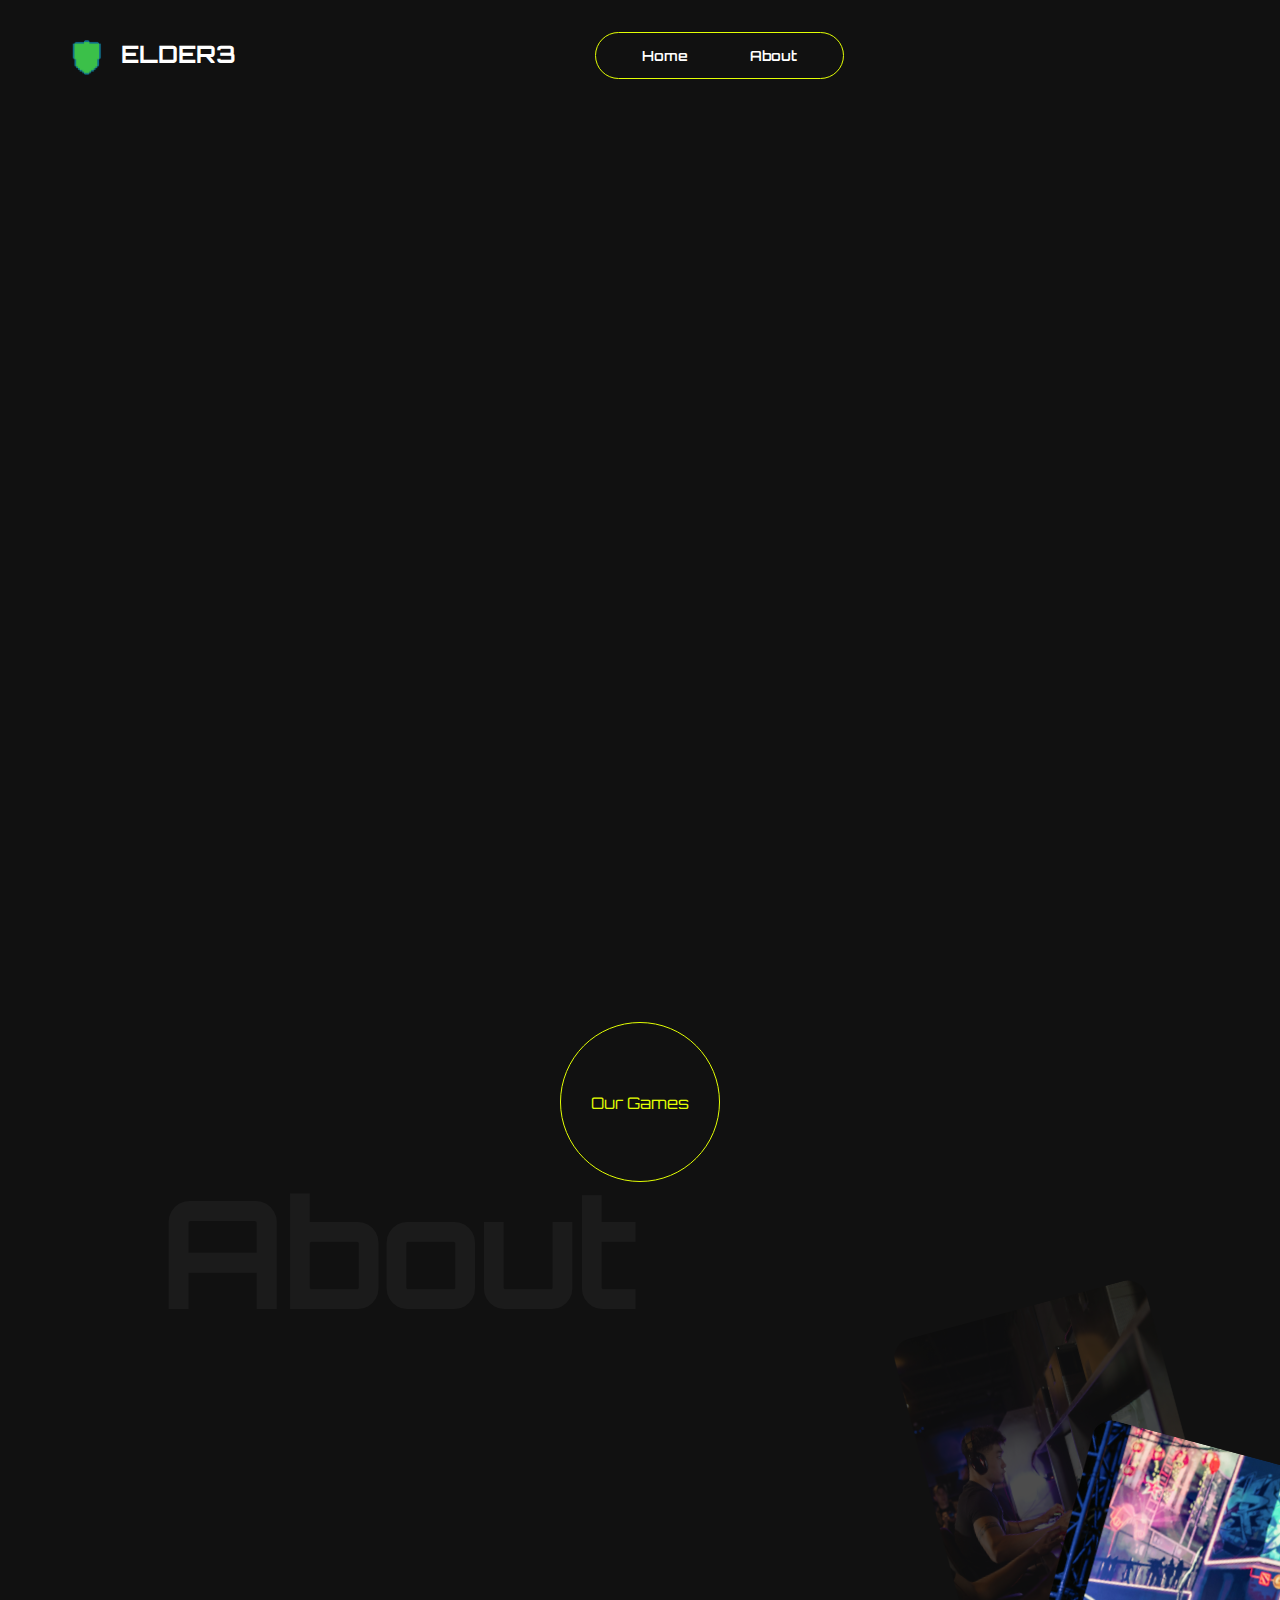
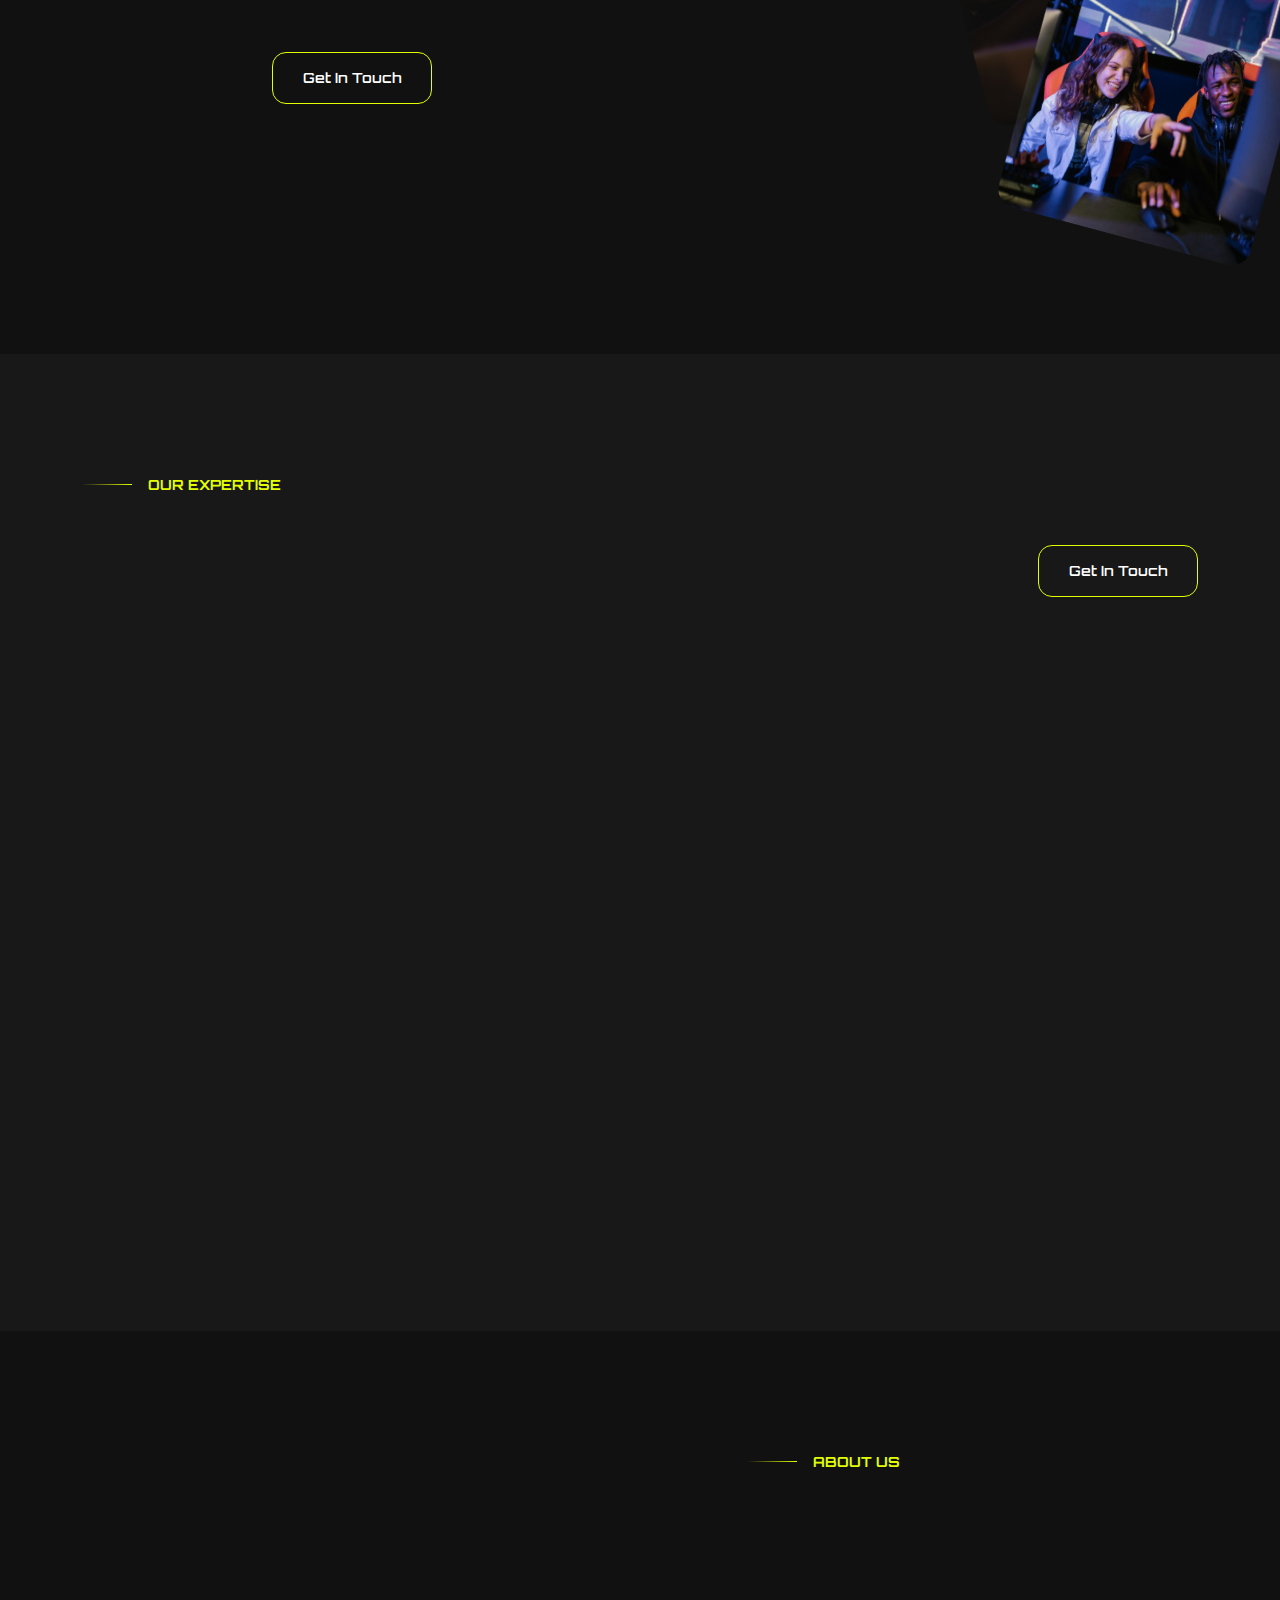
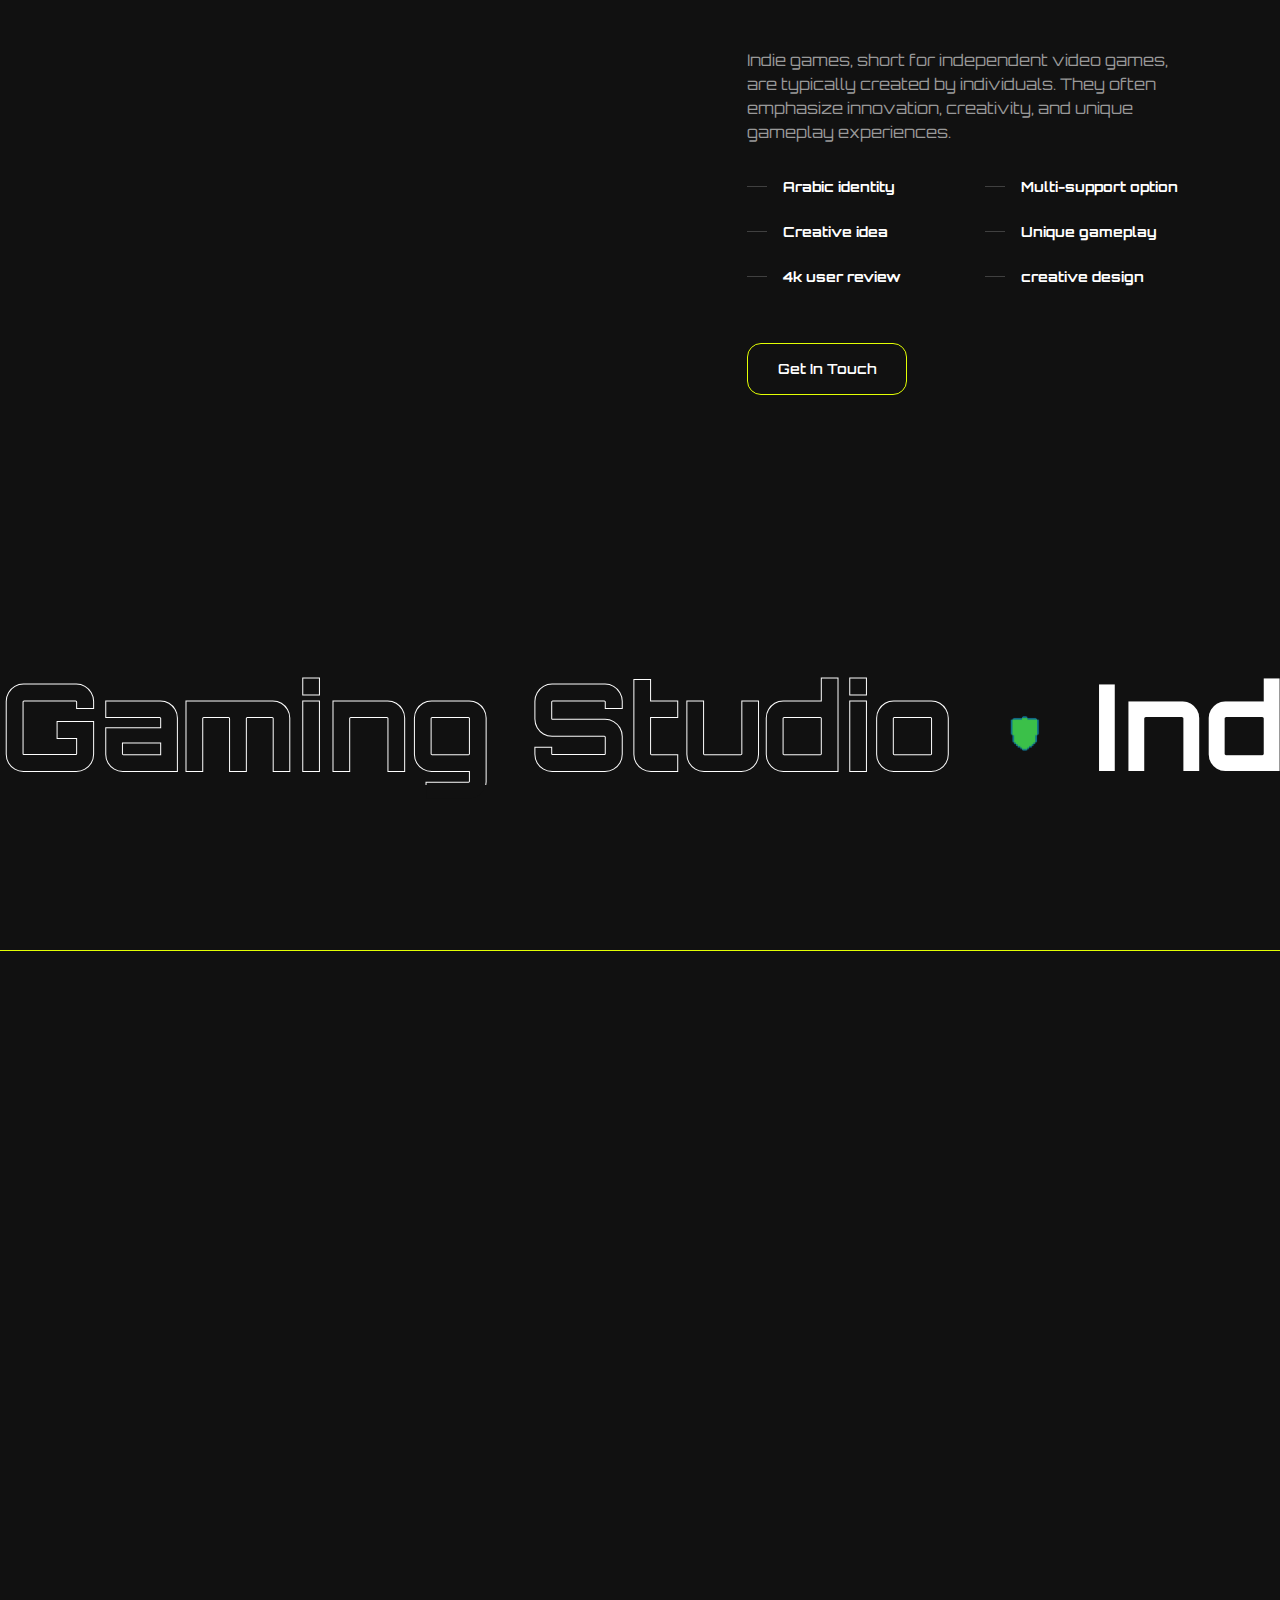
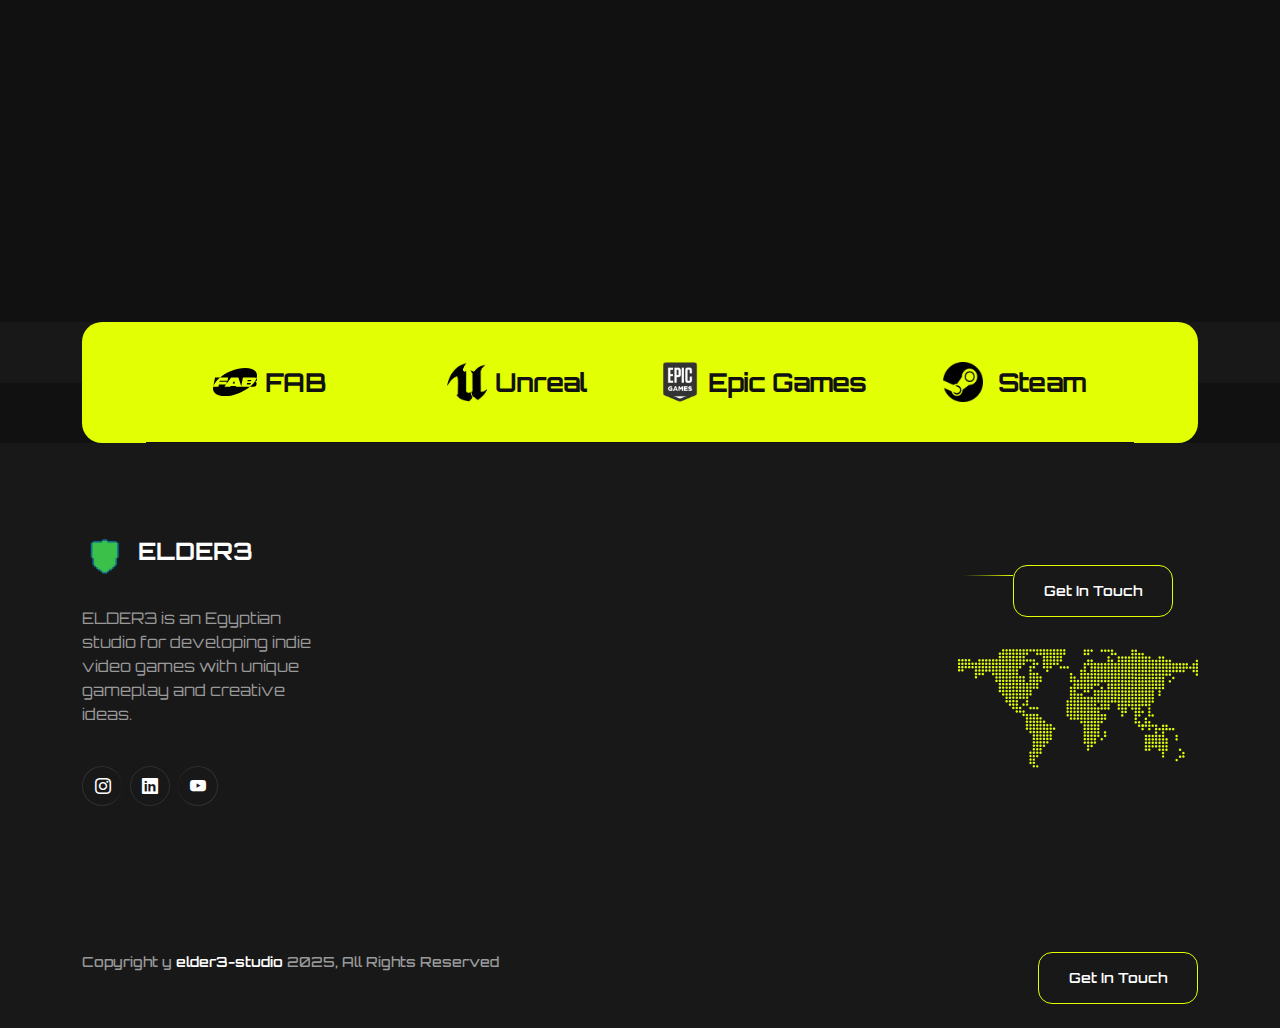
<file: index.html>
<!DOCTYPE html>
<html lang="en">

<head>
    <meta charset="UTF-8">
    <meta name="viewport" content="width=device-width, initial-scale=1.0">
    <meta http-equiv="x-ua-compatible" content="ie=edge">
    <title>ELDER3 STUDIO</title>
    <!-- Favicon icon-->
    <link rel="shortcut icon" type="image/x-icon" href="assets/imgs/template/logo.svg">
    <!-- Libs CSS -->
    <link rel="stylesheet" href="assets/css/vendors/bootstrap.min.css">
    <link rel="stylesheet" href="assets/css/vendors/swiper-bundle.min.css">
    <link rel="stylesheet" href="assets/css/vendors/aos.css">
    <link rel="stylesheet" href="assets/css/vendors/odometer.css">
    <link rel="stylesheet" href="assets/css/vendors/magnific-popup.css">
    <link rel="stylesheet" href="assets/fonts/bootstrap-icons/bootstrap-icons.min.css">
    <link rel="stylesheet" href="assets/css/vendors/carouselTicker.css">
    <!-- Main CSS -->
    <link rel="stylesheet" href="assets/css/main.css">
</head>

<body>
    <!-- prettier-ignore -->
    <!--Preloader-->
    <div id="preloader">
        <div id="loader" class="loader">
            <div class="loader-container">
                <div class="loader-icon"><img src="assets/imgs/template/logo.svg" alt="Preloader"></div>
            </div>
        </div>
    </div>
    <!--Preloader-end -->
    <!-- Navbar -->
    <header>
        <nav class="navbar navbar-expand-lg navbar-light w-100 z-3">
            <div class="d-flex justify-content-between align-items-center w-100 px-lg-8 px-3 py-5">
                <a class="navbar-brand" href="index.html">
                    <img src="assets/imgs/template/logo.svg" alt="logo">
                    <span class="ms-2 ds-xs-6 fw-bold text-white">
                        ELDER3
                    </span>
                </a>
                <div class="align-items-lg-center d-none d-lg-flex">
                    <ul class="navbar-nav align-items-lg-center mx-auto @@classList">
                        <li class="nav-item">
                           <a class="nav-link fw-semibold" href="index.html"> Home </a>
                        </li>
                        <li class="nav-item">
                            <a class="nav-link fw-semibold" href="about-us.html"> About </a>
                        </li>
                        
                       
                        
                        
                    </ul>

                </div>
                <div class="d-flex align-items-center">
                    <ul class="navbar-nav border-0 pe-0">
                        
                    </ul>
                    <!-- <div class="burger-icon burger-icon-white border rounded-3">
                    <span class="burger-icon-top"></span>
                    <span class="burger-icon-mid"></span>
                    <span class="burger-icon-bottom"></span>
                </div> -->
                    <a href="#" class="gradient ms-3 burger-icon d-lg-none d-block burger-icon-white">
                        <svg xmlns="http://www.w3.org/2000/svg" width="40" height="40" viewBox="0 0 40 40" fill="none">
                            <circle cx="20" cy="20" r="20" fill="#E3FF04" />
                            <rect x="11" y="16" width="18" height="2" fill="#111111" />
                            <rect x="11" y="22" width="10" height="2" fill="#111111" />
                        </svg>
                    </a>
                   
                </div>
            </div>
        </nav>
        <!-- offCanvas-menu -->
       
        <!-- Offcanvas search -->
        <div class="offcanvas offcanvas-top" tabindex="-1" id="offcanvasTop">
            <div class="offcanvas-header">
                <button class="btn-close" data-bs-dismiss="offcanvas" aria-label="Close"></button>
            </div>
            <div class="offcanvas-body">
                <div class="container">
                    <div class="row">
                        <div class="col-8 mx-auto">
                            <h3 class="mb-4">What are you looking for?</h3>
                            <div class="input-group mb-3" data-aos="zoom-in">
                                <input type="text" class="form-control" placeholder="Enter Your Keywords" aria-label="Enter Your Keywords" aria-describedby="button-addon2">
                                <button class="btn btn-primary" id="button-addon2">
                                    <svg xmlns="http://www.w3.org/2000/svg" width="24" height="24" viewBox="0 0 24 24" fill="none">
                                        <path d="M19.25 19.25L15.5 15.5M4.75 11C4.75 7.54822 7.54822 4.75 11 4.75C14.4518 4.75 17.25 7.54822 17.25 11C17.25 14.4518 14.4518 17.25 11 17.25C7.54822 17.25 4.75 14.4518 4.75 11Z" stroke="black" stroke-width="1.5" stroke-linecap="round" stroke-linejoin="round" />
                                    </svg>
                                </button>
                            </div>
                        </div>
                    </div>
                </div>
            </div>
        </div>
        <!-- Offcanvas search -->
        <!-- offCanvas-menu -->
        <div class="offCanvas__info bg-black-2">
            <div class="offCanvas__close-icon menu-close">
                <button><i class="bi bi-x"></i></button>
            </div>
            <div class="offCanvas__logo mb-30">
                <a href="index.html"><img src="assets/imgs/template/logo.svg" alt="Logo">
                    <span class="ms-2 ds-xs-6 fw-bold text-white">
                        ELDER3
                    </span></a>
            </div>
            <div class="offCanvas__side-info mb-30">
                <div class="contact-list mb-30">
                    <h4>Office Address</h4>
                    <p> <br> </p>
                </div>
                <div class="contact-list mb-30">
                    <h4></h4>
                    <p>+0</p>
                    <p>+</p>
                </div>
                <div class="contact-list mb-30">
                    <h4></h4>
                    <p>i</p>
                    <p></p>
                </div>
            </div>
            <div class="offCanvas__social-icon mt-30">
                <a href="javascript:void(0)"><i class="bi bi-facebook"></i></a>
                <a href="javascript:void(0)"><i class="bi bi-twitter-x"></i></a>
                <a href="javascript:void(0)"><i class="bi bi-google"></i></a>
                <a href="javascript:void(0)"><i class="bi bi-instagram"></i></a>
            </div>
        </div>
        <div class="offCanvas__overly"></div>
        <!-- Offcanvas search -->
        <div class="offcanvas offcanvas-top" tabindex="-1" id="offcanvasTop">
            <div class="offcanvas-header">
                <button class="btn-close" data-bs-dismiss="offcanvas" aria-label="Close"></button>
            </div>
            <div class="offcanvas-body">
                <div class="container">
                    <div class="row">
                        <div class="col-8 mx-auto">
                            <h3 class="mb-4">What are you looking for?</h3>
                            <div class="input-group mb-3" data-aos="zoom-in">
                                <input type="text" class="form-control" placeholder="Enter Your Keywords" aria-label="Enter Your Keywords" aria-describedby="button-addon2">
                                <button class="btn btn-primary" id="button-addon2">
                                    <svg xmlns="http://www.w3.org/2000/svg" width="24" height="24" viewBox="0 0 24 24" fill="none">
                                        <path d="M19.25 19.25L15.5 15.5M4.75 11C4.75 7.54822 7.54822 4.75 11 4.75C14.4518 4.75 17.25 7.54822 17.25 11C17.25 14.4518 14.4518 17.25 11 17.25C7.54822 17.25 4.75 14.4518 4.75 11Z" stroke="black" stroke-width="1.5" stroke-linecap="round" stroke-linejoin="round" />
                                    </svg>
                                </button>
                            </div>
                        </div>
                    </div>
                </div>
            </div>
        </div>
        <!-- Offcanvas search -->
        <div class="mobile-header-active mobile-header-wrapper-style perfect-scrollbar button-bg-2">
            <div class="mobile-header-wrapper-inner">
                <div class="mobile-header-logo">
                    <a class="navbar-brand" href="index.html">
                        <img src="assets/imgs/template/logo.svg" alt="logo">
                        <span class="ms-2 ds-xs-6 fw-bold text-white">
                            ELDER3
                        </span>
                    </a>
                    <div class="burger-icon burger-icon-white border rounded-circle">
                        <span class="burger-icon-top"></span>
                        <span class="burger-icon-mid"></span>
                        <span class="burger-icon-bottom"></span>
                    </div>
                </div>
                <div class="mobile-header-content-area">
                    <div class="perfect-scroll">
                        <div class="mobile-menu-wrap mobile-header-border">
                            <nav>
                                <ul class="mobile-menu font-heading ps-0">
                                    <li>
                                      <a class="active" href="index.html">Home</a>
                                   </li>
                                    <li class="has-children">
                                        <a href="#">About Us</a>
                                        <ul class="sub-menu">
                                            <li><a href="about-us.html">About us </a></li>
                                        </ul>
                                    </li>
                                    
                                   
                                    </li>
                                    <li class="has-children">
                                        <a href="#">privacy</a>
                                        <ul class="sub-menu">
                                            <li><a href="https://www.elder-3-studio.games/privacy">privacy </a></li>
                                        </ul>
                                    </li>
                                   
                                   
                                   
                                    
                                </ul>
                            </nav>
                        </div>
                    </div>
                </div>
            </div>
        </div>
    </header>
    <main>
        <!-- prettier-ignore -->
        <!--Hero-1-->
        <section class="position-relative overflow-hidden pt-180">
            <div class="container">
                <div class="d-flex align-items-center justify-content-center img-custom-anim-left">
                    <h1 class="fs-300 mb-0">Stu</h1>
                    <div class="d-block text-center">
                        <img class="rounded-4" src="assets/imgs//hero/hero-1/img-1.png" alt="muzilla" />
                        <span class="fs-1 text-primary d-block fw-bold">Indie Game</span>
                    </div>
                    <h1 class="fs-300 mb-0">dio</h1>
                </div>
            </div>
            <div class="container-fluid pb-80 pt-5">
                <div class="text-center position-relative ">
                    <img class="rounded-4 z-0 position-relative z-0 img-custom-anim-top" src="assets/imgs/hero/hero-1/img-2.png" alt="muzilla" />
                    <div class="position-absolute top-100 start-50 translate-middle">
                        <a href="our-game.html" class="hover-up rounded-circle border border-primary text-primary d-block bg-black-1 icon_160 z-2">Our Games</a>
                    </div>
                </div>
            </div>
        </section>

        <!--About 1-->
        <section class="section-about-1 pt-120 pb-250 overflow-hidden">
            <div class="container-fluid">
                <div class="container">
                    <div class="row align-items-center">
                        <div class="col-lg-2 position-relative align-self-stretch d-none d-lg-block">
                            <div class="img-1 position-lg-absolute mb-lg-0 mb-10">
                                <img class="rounded-4 img-custom-anim-left" src="assets/imgs/about/about-1/img-1.png" alt="muzilla" />
                            </div>
                        </div>
                        <div class="col-lg-7 position-relative tg-heading-subheading animation-style3">
                            <h1 class="fs-150 large-letter position-absolute d-none d-md-block">About</h1>
                            <h3 class="ds-xs-3 mb-8 tg-element-title">
                                We are a indie creative <br class="d-none d-lg-block" />
                                studio from <strong>EGYPT.</strong>
                            </h3>
                            <span class="ds-xs-6 fw-bold wow img-custom-anim-left">Mission & vision</span>
                            <div class="row pt-3 wow img-custom-anim-left">
                                <div class="col-md-6 pe-lg-3">
                                    <p>Indie games, short for independent video games, are typically created by individuals.</p>
                                </div>
                                <div class="col-md-6">
                                    <p>They often emphasize innovation, creativity, and unique game play experiences.</p>
                                </div>
                            </div>
                            <a href="https://www.instagram.com/elder3_studio/" target="_blank" class="btn btn-outline-primary mt-5"> Get In Touch </a>
                        </div>
                        <div class="col-lg-3 text-center">
                            <div class="position-relative mt-lg-0 mt-5">
                                <img class="rounded-4 img-2 opacity-25" src="assets/imgs/about/about-1/img-2.png" alt="muzilla" />
                                <img class="rounded-4 position-absolute img-3" src="assets/imgs/about/about-1/img-3.png" alt="muzilla" />
                            </div>
                        </div>
                    </div>
                </div>
            </div>
        </section>

        <!-- Services 1 -->
        <section class="section-services-1 pt-120 pb-120 bg-black-2">
            <div class="container-fluid">
                <div class="container">
                    <div class="row mb-8">
                        <div class="col-lg-12">
                            <div class="d-flex align-items-center mb-2">
                                <span class="line-gradient"></span>
                                <span class="text-uppercase fw-bold text-primary ms-3 fs-7">Our Expertise</span>
                            </div>
                            <div class="d-lg-flex justify-content-between align-items-lg-center tg-heading-subheading animation-style3">
                                <h2 class="tg-element-title position-relative">We serve quality service <br />in indie games.</h2>
                                <a href="https://www.instagram.com/elder3_studio/" target="_blank" class="btn btn-outline-primary mt-5"> Get In Touch </a>
                            </div>
                        </div>
                    </div>
                    <div class="row mb-5">
                        <div class="col-lg-5 col-md-8">
                            <div class="wow img-custom-anim-top">
                                <div class="border-top border-primary opacity-25 mb-4"></div>
                                <div class="d-flex align-items-start gap-3">
                                <img src="assets/imgs/services/services-1/icon-1.svg" alt="muzilla" />
                                <div>
                                     <h6 class="mb-2"><a href="#">Game Play</a></h6>
                                      <p>
                                       Experience uniquely crafted gameplay mechanics designed by passionate indie developers,
                                      offering fresh and innovative interactive experiences.
                                      </p>
                               </div>
                           </div>

                        </div>
                    </div>
                    <div class="row mb-5">
                        <div class="col-lg-5 col-md-8 mx-auto">
                            <div class="wow img-custom-anim-top">
                                <div class="border-top border-primary opacity-25 mb-4"></div>
                                 <div class="d-flex align-items-start gap-3">
                                <img src="assets/imgs/services/services-1/icon-1.svg" alt="muzilla" />
                                <div>
                                     <h6 class="mb-2"><a href="#">Character Art</a></h6>
                                      <p>
                                       Discover distinctive character designs brimming with artistic creativity, 
                                       where every sprite and model tells a story of its own.
                                      </p>
                               </div>
                           </div>
                        </div>
                    </div>
                    <div class="row">
                        <div class="col-lg-5 col-md-8 ms-auto">
                            <div class="wow img-custom-anim-top">
                                <div class="border-top border-primary opacity-25 mb-4"></div>
                                 <div class="d-flex align-items-start gap-3">
                                <img src="assets/imgs/services/services-1/icon-1.svg" alt="muzilla" />
                                <div>
                                     <h6 class="mb-2"><a href="#">Game Design</a></h6>
                                      <p>
                                       Dive into thoughtfully designed indie worlds where every system, level, 
                                       and mechanic reflects the vision of independent creators.
                                      </p>
                               </div>
                           </div>
                        </div>
                    </div>
                </div>
            </div>
        </section>

        <!-- Why Choose Us 1 -->
        <section class="section-why-choose-us-1 position-relative d-flex flex-column">
            <div class="h-100 position-lg-absolute position-relative end-lg-50 bottom-lg-0 order-2">
                <img class="w-100 h-100 wow img-custom-anim-right" src="assets/imgs/why-choose-us/why-choose-us-1/img-1.png" alt="muzilla" />
            </div>
            <div class="container pt-120 pb-120 order-1">
                <div class="row mt-lg-0 mt-8">
                    <div class="col-lg-5 col-12 ms-lg-auto tg-heading-subheading animation-style3">
                        <div class="d-flex align-items-center mb-2">
                            <span class="line-gradient"></span>
                            <span class="text-uppercase fw-bold text-primary ms-3 fs-7">About Us</span>
                        </div>
                        <h2 class="position-relative tg-element-title">
                            Producing creative and <br class="d-none d-lg-block" />
                            unique ideas.
                        </h2>
                        <p class="mt-4">Indie games, short for independent video games, are typically created by individuals. They often emphasize innovation, creativity, and unique gameplay experiences.</p>
                        <div class="row mt-5">
                            <div class="col-md-6 text-start">
                                <a class="hover-effect-2 text-white mb-4 fw-bold fs-7 d-flex align-items-center" href="#">
                                    <span class="line me-3"></span>
                                    Arabic identity
                                </a>
                                <a class="hover-effect-2 text-white mb-4 fw-bold fs-7 d-flex align-items-center" href="#">
                                    <span class="line me-3"></span>
                                    Creative idea
                                </a>
                                <a class="hover-effect-2 text-white mb-4 fw-bold fs-7 d-flex align-items-center" href="#">
                                    <span class="line me-3"></span>
                                    4k user review
                                </a>
                            </div>
                            <div class="col-md-6 text-start">
                                <a class="hover-effect-2 text-white mb-4 fw-bold fs-7 d-flex align-items-center" href="#">
                                    <span class="line me-3"></span>
                                    Multi-support option
                                </a>
                                <a class="hover-effect-2 text-white mb-4 fw-bold fs-7 d-flex align-items-center" href="#">
                                    <span class="line me-3"></span>
                                    Unique gameplay
                                </a>
                                <a class="hover-effect-2 text-white mb-4 fw-bold fs-7 d-flex align-items-center" href="#">
                                    <span class="line me-3"></span>
                                    creative design
                                </a>
                            </div>
                        </div>
                        <a href="https://www.instagram.com/elder3_studio/" target="_blank" class="btn btn-outline-primary mt-5"> Get In Touch </a>                    </div>
                </div>
            </div>
        </section>

        <!-- Counter 1 -->
        <div class="section-counter-1 pb-120 pt-120 border-bottom border-primary overflow-hidden">
            <div class="scroll-move-right">
                <div class="d-flex align-items-center gap-5 text-center">
                    <p class="stroke fs-120">Gaming  Studio</p>
                    <img src="assets/imgs/template/logo.svg" alt="muzilla">
                    <p class="fw-bold fs-120 text-white text-nowrap">Indie Games</p>
                </div>
            </div>
        </div>
        <!-- Portfolio 1 -->
        <section class="section-portfolio-1 section-padding">
            <div class="container">
                <div class="portfolio-project wow img-custom-anim-top">
                    <div class="project d-flex flex-column flex-lg-row align-items-lg-center">
                        <div class="d-flex align-items-center gap-4">
                            <strong>01</strong>
                            <h2 class="mb-0">Egyptian Knight -Under development</h2>
                        </div>
                        <div class="d-flex flex-column flex-md-row ms-lg-auto gap-5 gap-lg-0">
                            <div class="d-flex align-items-center gap-5 mt-5 mt-lg-0">
                                <img class="rounded-4" src="assets/imgs/portfolio/portfolio-1/img-1.png" alt="muzilla" />
                                <p class="mb-0">
                                    PC Platform <br />
                                    Hack and slash <br />
                                    Unreal Engine 5
                                </p>
                            </div>
                            
                        </div>
                    </div>
                    <div class="line-bottom border-bottom border-white border-opacity-10 pt-6"></div>
                </div>
                <div class="portfolio-project wow img-custom-anim-top pt-5">
                    <div class="project d-flex flex-column flex-lg-row align-items-lg-center">
                        <div class="d-flex align-items-center gap-4">
                            <strong>02</strong>
                            <h2 class="mb-0">Battle Begins</h2>
                        </div>
                        <div class="d-flex flex-column flex-md-row ms-lg-auto gap-5 gap-lg-0">
                            <div class="d-flex align-items-center gap-5 mt-5 mt-lg-0">
                                <img class="rounded-4" src="assets/imgs/portfolio/portfolio-1/img-2.png" alt="muzilla" />
                                <p class="mb-0">
                                    PC Platform <br />
                                    Shooter <br />
                                    Unreal Engine 5
                                </p>
                            </div>
                            
                        </div>
                    </div>
                    <div class="line-bottom border-bottom border-white border-opacity-10 pt-6"></div>
                </div>
                <div class="portfolio-project wow img-custom-anim-top pt-5">
                    <div class="project d-flex flex-column flex-lg-row align-items-lg-center">
                        <div class="d-flex align-items-center gap-4">
                            <strong>03</strong>
                            <h2 class="mb-0">Test SURVIVAL GAME V1</h2>
                        </div>
                        <div class="d-flex flex-column flex-md-row ms-lg-auto gap-5 gap-lg-0">
                            <div class="d-flex align-items-center gap-5 mt-5 mt-lg-0">
                                <img class="rounded-4" src="assets/imgs/portfolio/portfolio-1/img-3.png" alt="muzilla" />
                                <p class="mb-0">
                                    PC Platform <br />
                                    Survival <br />
                                    Unreal Engine 5
                                </p>
                            </div>
                            
                        </div>
                    </div>
                    <div class="line-bottom border-bottom border-white border-opacity-10 pt-6"></div>
                </div>
                
                <div class="d-flex justify-content-center mt-8 wow img-custom-anim-top">
                    <a href="our-game.html" class="hover-up rounded-circle border border-primary text-primary d-block bg-black-1 icon-shape icon_160">More Projects</a>
                </div>
            </div>
        </section>

        <!-- Testimonials 1 -->
        

        <!-- Sponsors 1 -->
        <section class="section-sponsors-1 bg-black-2 position-relative overflow-hidden">
            <div class="container position-relative z-1">
                <div class="bg-primary rounded-4">
                    <div class="row border-bottom border-dark mx-8 py-6 align-items-center">
                        <div class="col-lg col-md-6 justify-content-center d-flex mb-lg-0 mb-5 align-items-center">
                            <img src="assets/imgs/sponsors/sponsors-1/icon-1.svg" alt="muzilla" />
                            <h3 class="fs-3 text-dark mb-0 ms-2">FAB</h3>
                        </div>
                        
                        <div class="col-lg col-md-6 justify-content-center d-flex mb-lg-0 mb-5 align-items-center">
                            <img src="assets/imgs/sponsors/sponsors-1/icon-3.svg" alt="muzilla" />
                            <h3 class="fs-3 text-dark mb-0 ms-2">Unreal</h3>
                        </div>
                        <div class="col-lg col-md-6 justify-content-center d-flex mb-lg-0 mb-5 align-items-center">
                            <img src="assets/imgs/sponsors/sponsors-1/icon-4.svg" alt="muzilla" />
                            <h3 class="fs-3 text-dark mb-0 ms-2">Epic Games</h3>
                        </div>
                        <div class="col-lg col-md-6 justify-content-center d-flex mb-lg-0 mb-5 align-items-center">
                            <img src="assets/imgs/sponsors/sponsors-1/icon-5.svg" alt="muzilla" />
                            <h3 class="fs-3 text-dark mb-0 ms-2">Steam</h3>
                        </div>
                        
                    </div>
                    
                </div>
            </div>
            <div class="bg-black-1 position-absolute bottom-0 start-0 w-100 h-50 z-0"></div>
        </section>

        <!-- News 1 -->
       

    </main>
    <!-- prettier-ignore -->
    <!-- Footer -->
    <footer>
        <div class="section-footer position-relative">
            <div class="container-fluid bg-black-2">
                <div class=" container position-relative z-2">
                    <div class="row py-90">
                        <div class="col-lg-3 pe-5">
                            <a href="index.html"><img src="assets/imgs/template/logo.svg" alt="logo" />
                                <span class="text-white fw-bold mb-0 ds-xs-6 ms-2">ELDER3</span>
                            </a>
                            <p class="fw-regular mt-5 mb-6">ELDER3 is an Egyptian studio for developing indie video games with unique gameplay and creative ideas.</p>
                            <div class="d-flex gap-2">
                                <a href="https://www.instagram.com/elder3_studio/" target="_blank" class="social-icons rounded-circle text-white border border-end-0 border-light border-opacity-10 icon-shape icon-md">
                                    <i class="bi bi-instagram"></i>
                                </a>
                                
                                <a href="https://www.linkedin.com/company/elder3-studio" target="_blank" class="social-icons rounded-circle text-white border border-light border-opacity-10 icon-shape icon-md">
                                    <i class="bi bi-linkedin"></i>
                                </a>
                                <a href="https://www.youtube.com/@ELDER3-STUDIO" target="_blank" class="social-icons rounded-circle text-white border border-start-0 border-light border-opacity-10 icon-shape icon-md">
                                    <i class="bi bi-youtube"></i>
                                </a>
                            </div>
                        </div>
                        <div class="col-lg-6">
                            <div class="row mt-lg-0 mt-8">
                               <div class="col-md-4 col-6"> 
                                    
                                </div>
                                <div class="col-md-4 col-6">
                                    
                                </div>
                                <div class="col-md-4 col-6">
                                    
                                </div>
                            </div>
                        </div>
                        <div class="col-lg-3 text-lg-end text-start mt-lg-0 mt-8">
                            <div class="d-flex align-items-center justify-content-lg-center mb-5">
                                <span class="line-gradient"></span>
                                <a href="https://www.instagram.com/elder3_studio/" target="_blank" class="btn btn-outline-primary mt-5"> Get In Touch </a>
                            </div>
                            <a href="#">
                                <img src="assets/imgs/footer-1/img-1.png" alt="muzilla" />
                            </a>
                        </div>
                    </div>
                    <div class="container">
                        <div class="row">
                            <div class="d-flex flex-column flex-md-row align-items-center justify-content-md-between justify-content-center py-4 px-0">
                                <p class="fs-7 fw-medium mb-md-0 mb-3">Copyright y <a href="#" class="fw-semibold">elder3-studio</a> 2025, All Rights Reserved</p>
                                <div class="d-flex">
                                    
                                    <a href="https://www.instagram.com/elder3_studio/" target="_blank" class="btn btn-outline-primary mt-5"> Get In Touch </a>
                                </div>
                            </div>
                        </div>
                    </div>
                </div>
            </div>
        </div>
    </footer>

    <!-- Scroll top -->
    <div class="btn-scroll-top">
        <svg class="progress-square svg-content" width="100%" height="100%" viewBox="0 0 40 40">
            <path d="M8 1H32C35.866 1 39 4.13401 39 8V32C39 35.866 35.866 39 32 39H8C4.13401 39 1 35.866 1 32V8C1 4.13401 4.13401 1 8 1Z" />
        </svg>
    </div>

    <!-- Libs JS -->
    <script src="assets/js/vendors/jquery-3.7.1.min.js"></script>
    <script src="assets/js/vendors/bootstrap.bundle.min.js"></script>
    <script src="assets/js/vendors/swiper-bundle.min.js"></script>
    <script src="assets/js/vendors/aos.js"></script>
    <script src="assets/js/vendors/wow.min.js"></script>
    <script src="assets/js/vendors/jquery.appear.js"></script>
    <script src="assets/js/vendors/jquery.odometer.min.js"></script>
    <script src="assets/js/vendors/smart-stick-nav.js"></script>
    <script src="assets/js/vendors/jquery.magnific-popup.min.js"></script>
    <script src="assets/js/vendors/gsap.min.js"></script>
    <script src="assets/js/vendors/jquery.carouselTicker.min.js"></script>
    <script src="assets/js/vendors/imagesloaded.pkgd.min.js"></script>
    <script src="assets/js/vendors/isotope.pkgd.min.js"></script>
    <script src="assets/js/vendors/ScrollToPlugin.min.js"></script>
    <script src="assets/js/vendors/ScrollTrigger.min.js"></script>
    <script src="assets/js/vendors/SplitText.js"></script>
    <script src="assets/js/vendors/aat.min.js"></script>
    <!-- Theme JS -->
    <script src="assets/js/gsap-custom.js"></script>
    <script src="assets/js/gsap-text-animation.js"></script>
    <script src="assets/js/imageRevealHover.js"></script>
    <script src="assets/js/main.js"></script>

    <!-- Other scripts -->
</body>

</html>
</file>
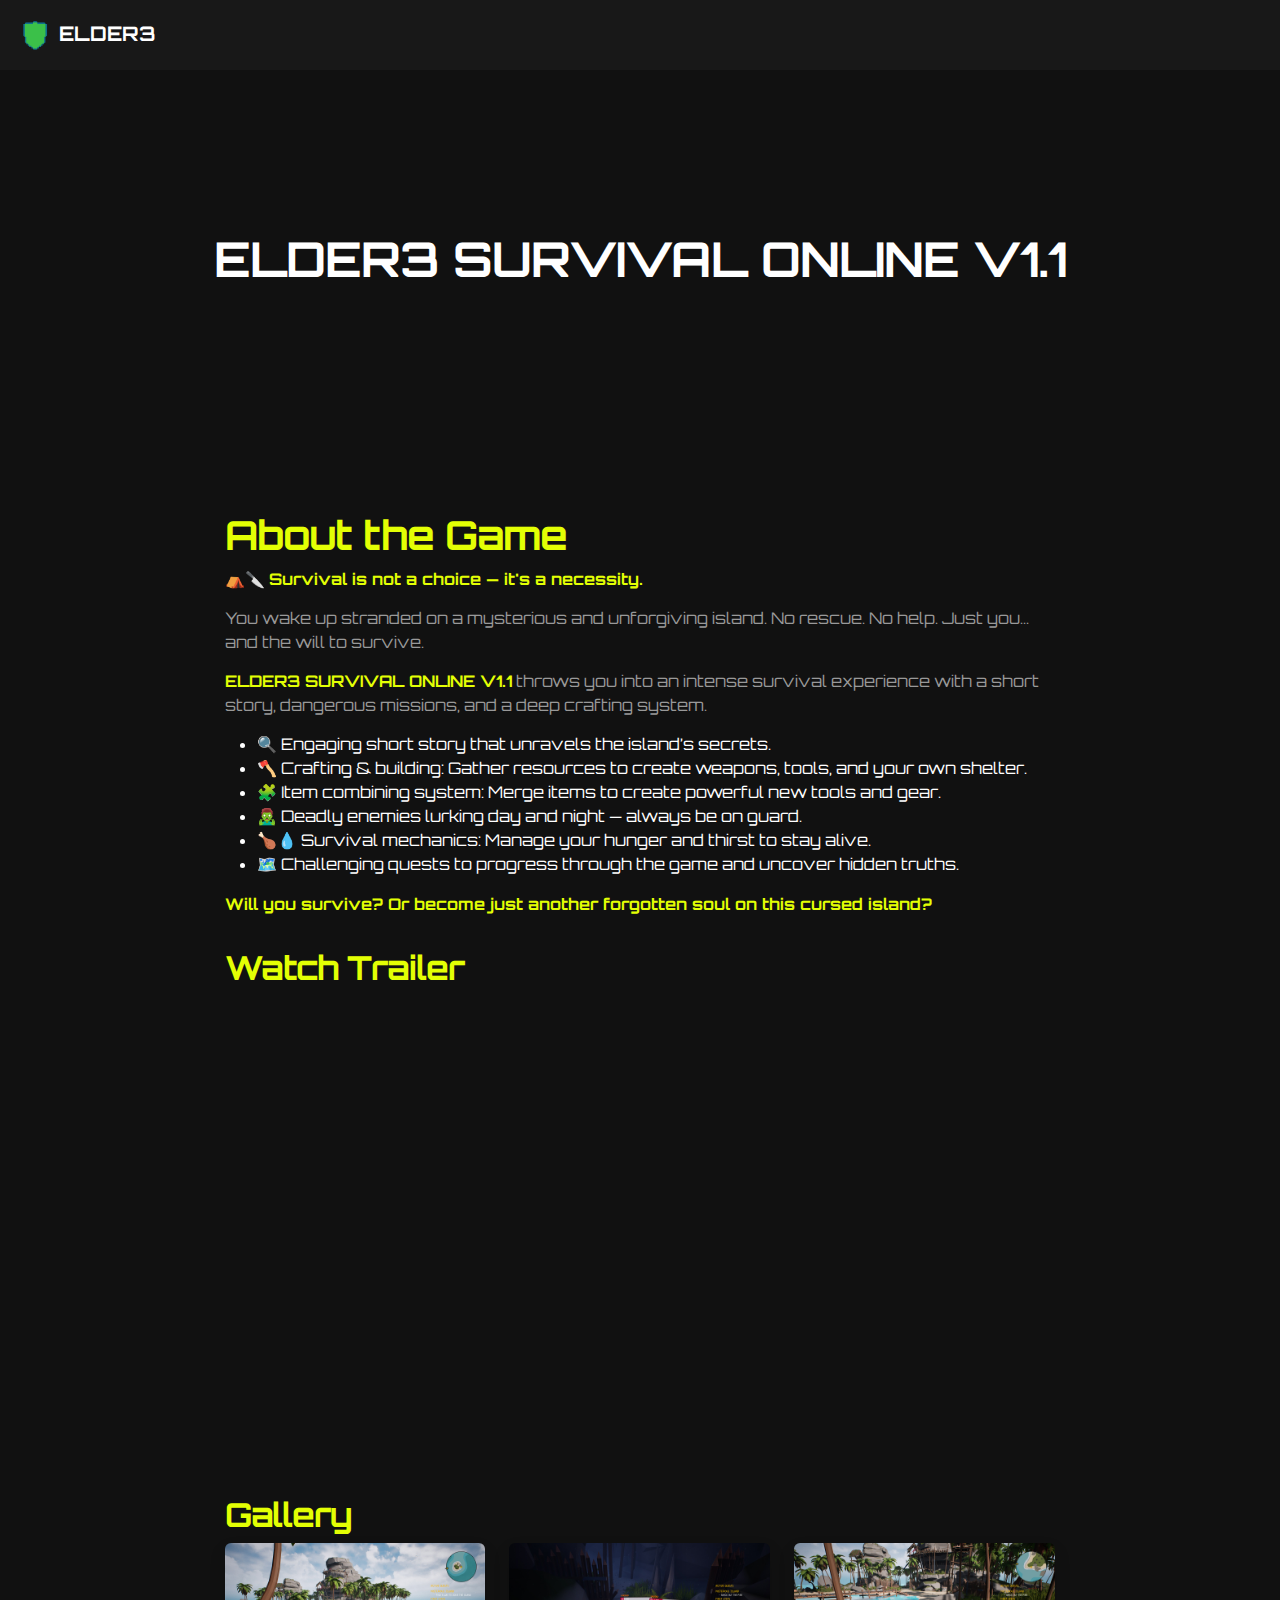
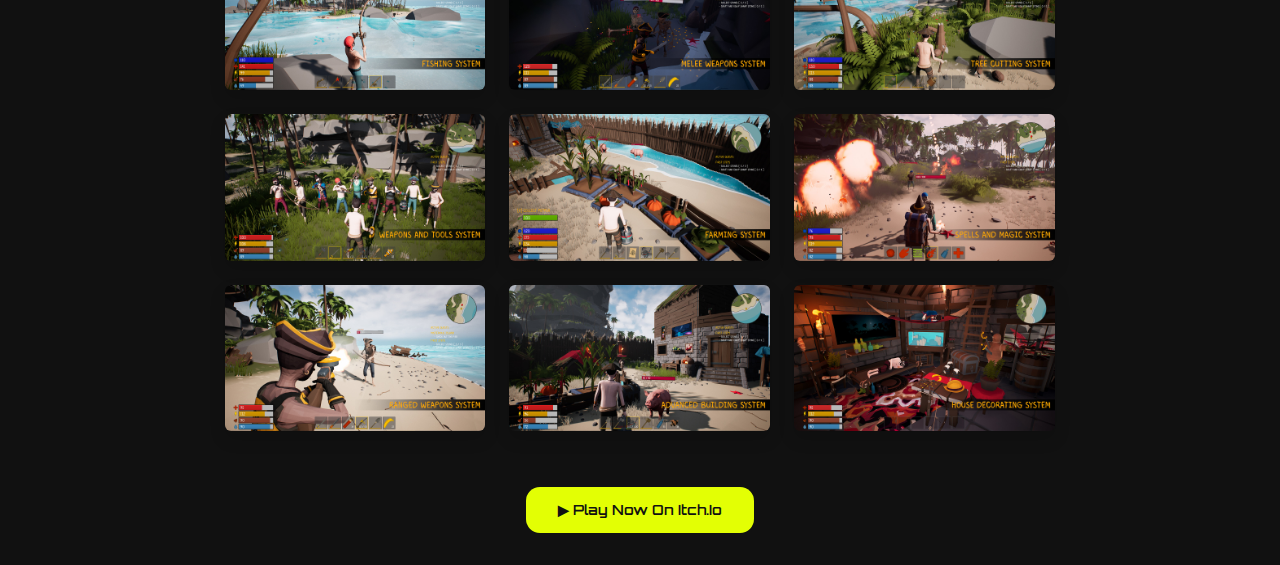
<file: ELDER3SURVIVAL- ONLINE.html>
<!DOCTYPE html>
<html lang="en">
<head>
  <meta charset="utf-8"/>
  <meta name="viewport" content="width=device-width, initial-scale=1.0"/>
  <meta http-equiv="x-ua-compatible" content="ie=edge"/>
  <title>ELDER3 SURVIVAL ONLINE V1.1 | ELDER3 Studio</title>
  <link rel="shortcut icon" type="image/x-icon" href="assets/imgs/template/logo.svg"/>
  <link rel="stylesheet" href="assets/css/vendors/bootstrap.min.css"/>
  <link rel="stylesheet" href="assets/css/main.css"/>
</head>
<body>
  <header>
    <nav class="navbar navbar-expand-lg navbar-light bg-black-2 p-3">
      <a class="navbar-brand text-white fw-bold" href="index.html">
        <img src="assets/imgs/template/logo.svg" alt="logo" height="30"/>
        ELDER3
      </a>
    </nav>
  </header>

  <main>
    <section class="page-header pt-160 pb-160 position-relative text-center">
      <div class="container">
        <h1 class="text-uppercase">ELDER3 SURVIVAL ONLINE V1.1</h1>
      </div>
    </section>

    <section class="section-content py-5">
      <div class="container">
        <div class="row justify-content-center">
          <div class="col-lg-9">
            <h2 class="text-primary">About the Game</h2>
            <p>⛺🔪 <strong>Survival is not a choice — it's a necessity.</strong></p>
            <p>You wake up stranded on a mysterious and unforgiving island. No rescue. No help. Just you... and the will to survive.</p>
            <p><strong>ELDER3 SURVIVAL ONLINE V1.1</strong> throws you into an intense survival experience with a short story, dangerous missions, and a deep crafting system.</p>
            <ul>
              <li>🔍 Engaging short story that unravels the island’s secrets.</li>
              <li>🪓 Crafting & building: Gather resources to create weapons, tools, and your own shelter.</li>
              <li>🧩 Item combining system: Merge items to create powerful new tools and gear.</li>
              <li>🧟‍♂️ Deadly enemies lurking day and night — always be on guard.</li>
              <li>🍗💧 Survival mechanics: Manage your hunger and thirst to stay alive.</li>
              <li>🗺️ Challenging quests to progress through the game and uncover hidden truths.</li>
            </ul>
            <p><strong>Will you survive? Or become just another forgotten soul on this cursed island?</strong></p>

            <h3 class="text-primary mt-5">Watch Trailer</h3>
            <div class="ratio ratio-16x9 mb-4">
              <iframe src="https://www.youtube.com/embed/g6ra5n6yEbQ" title="Survival Game Trailer" allowfullscreen></iframe>
            </div>

            <h3 class="text-primary mt-5">Gallery</h3>
            <div class="row">
              <!-- Replace image filenames with your actual screenshots -->
              <div class="col-md-4 mb-4"><img src="assets/imgs/template/b1.jpg" class="img-fluid rounded shadow" alt="Screenshot 1"/></div>
              <div class="col-md-4 mb-4"><img src="assets/imgs/template/b2.jpg" class="img-fluid rounded shadow" alt="Screenshot 2"/></div>
              <div class="col-md-4 mb-4"><img src="assets/imgs/template/b3.jpg" class="img-fluid rounded shadow" alt="Screenshot 3"/></div>
              <div class="col-md-4 mb-4"><img src="assets/imgs/template/b4.jpg" class="img-fluid rounded shadow" alt="Screenshot 4"/></div>
              <div class="col-md-4 mb-4"><img src="assets/imgs/template/b5.jpg" class="img-fluid rounded shadow" alt="Screenshot 5"/></div>
              <div class="col-md-4 mb-4"><img src="assets/imgs/template/b6.jpg" class="img-fluid rounded shadow" alt="Screenshot 6"/></div>
              <div class="col-md-4 mb-4"><img src="assets/imgs/template/b7.jpg" class="img-fluid rounded shadow" alt="Screenshot 7"/></div>
              <div class="col-md-4 mb-4"><img src="assets/imgs/template/b8.jpg" class="img-fluid rounded shadow" alt="Screenshot 8"/></div>
              <div class="col-md-4 mb-4"><img src="assets/imgs/template/b9.jpg" class="img-fluid rounded shadow" alt="Screenshot 9"/></div>
            </div>

            <div class="text-center mt-5">
              <a href="https://elder3-studio.itch.io/elder3-survival-online" class="btn btn-primary btn-lg px-5 py-3" target="_blank">
                ▶ Play Now on Itch.io
              </a>
            </div>
          </div>
        </div>
      </div>
    </section>
  </main>

  <script src="assets/js/vendors/bootstrap.bundle.min.js"></script>
  <script src="assets/js/main.js"></script>
</body>
</html>
</file>
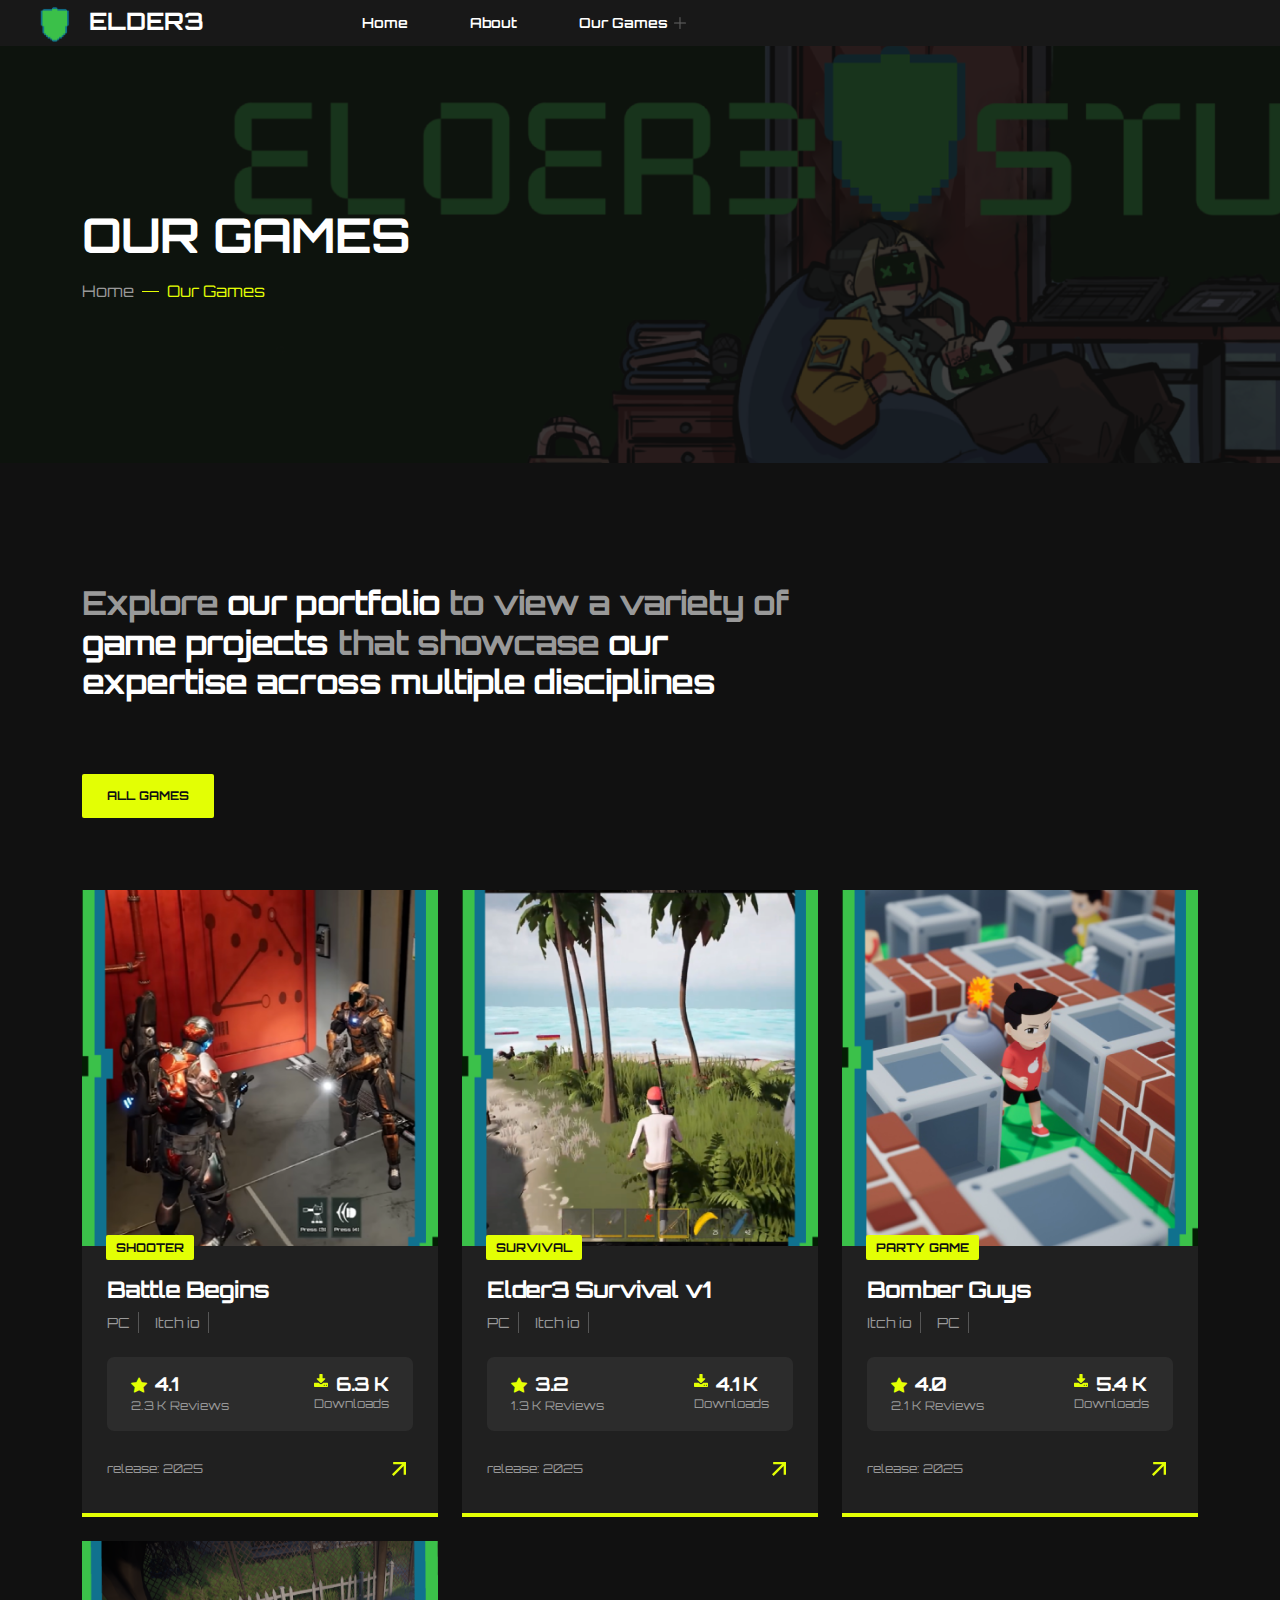
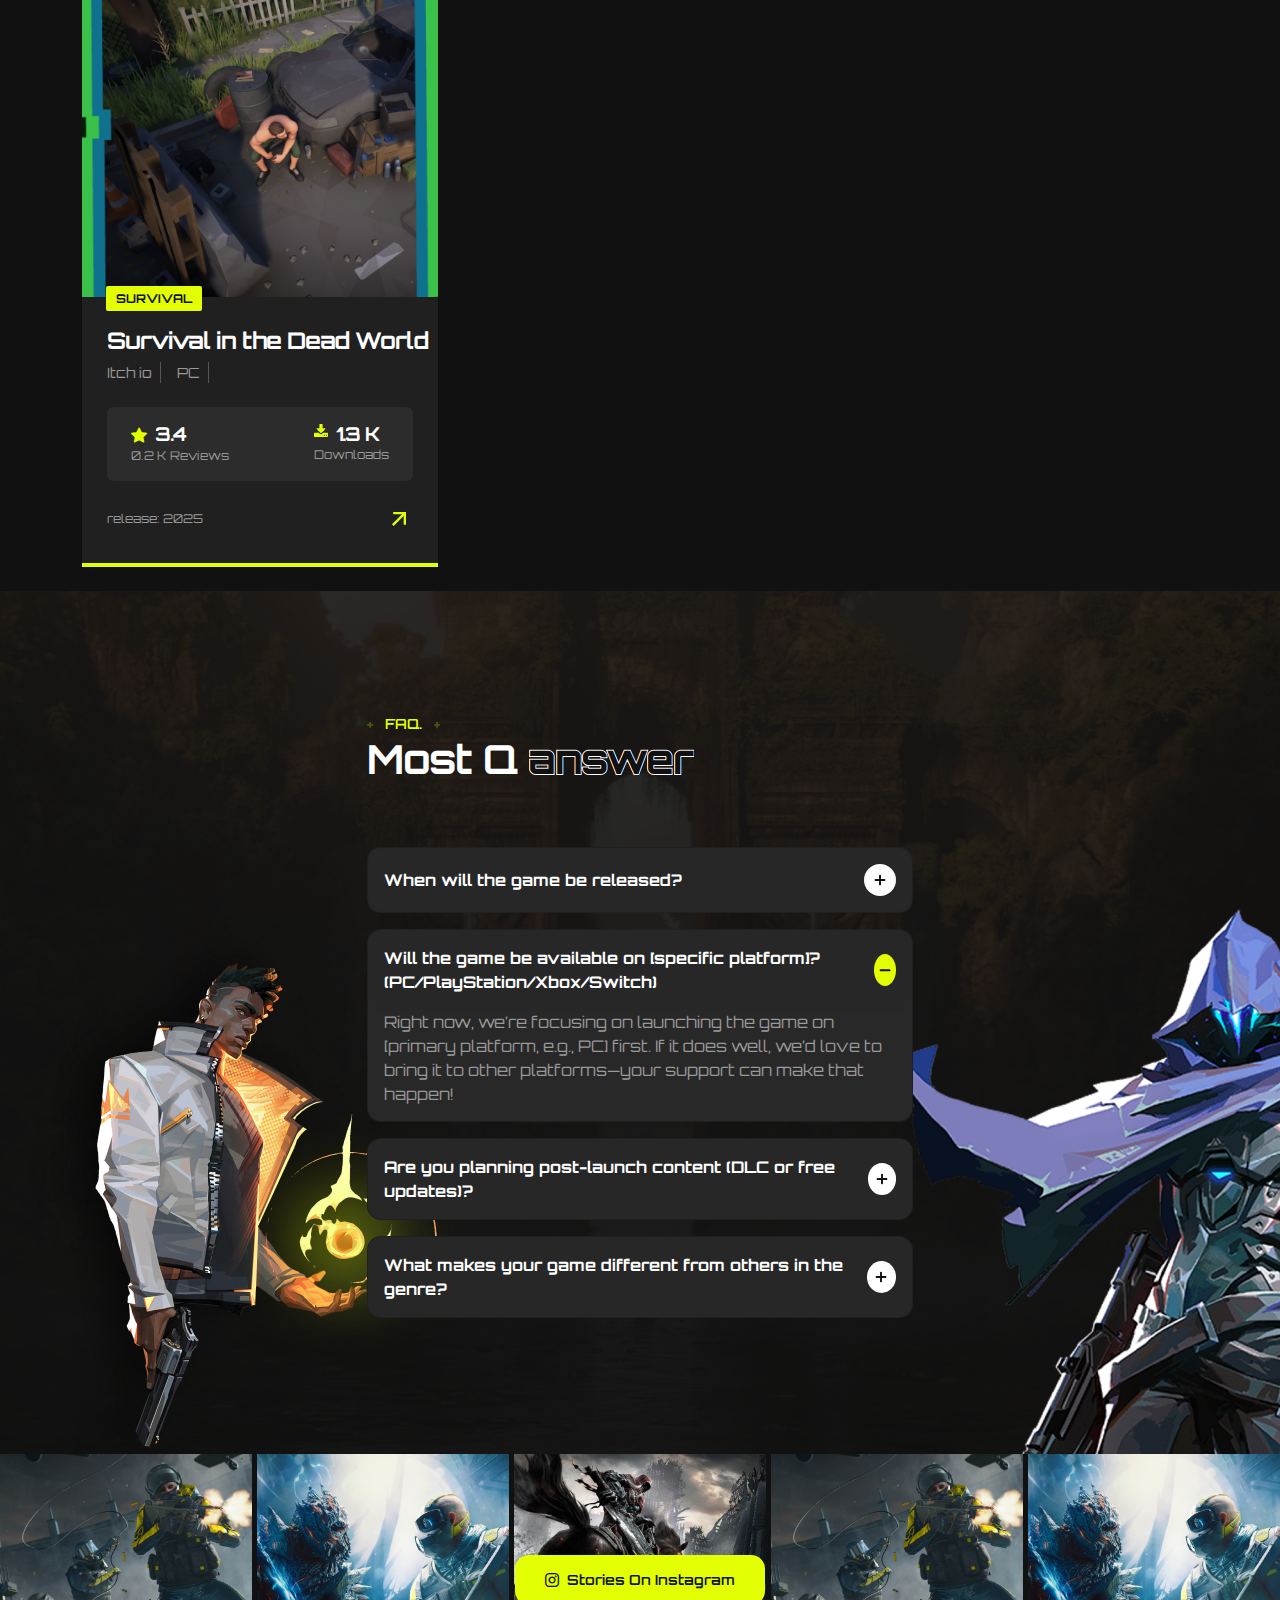
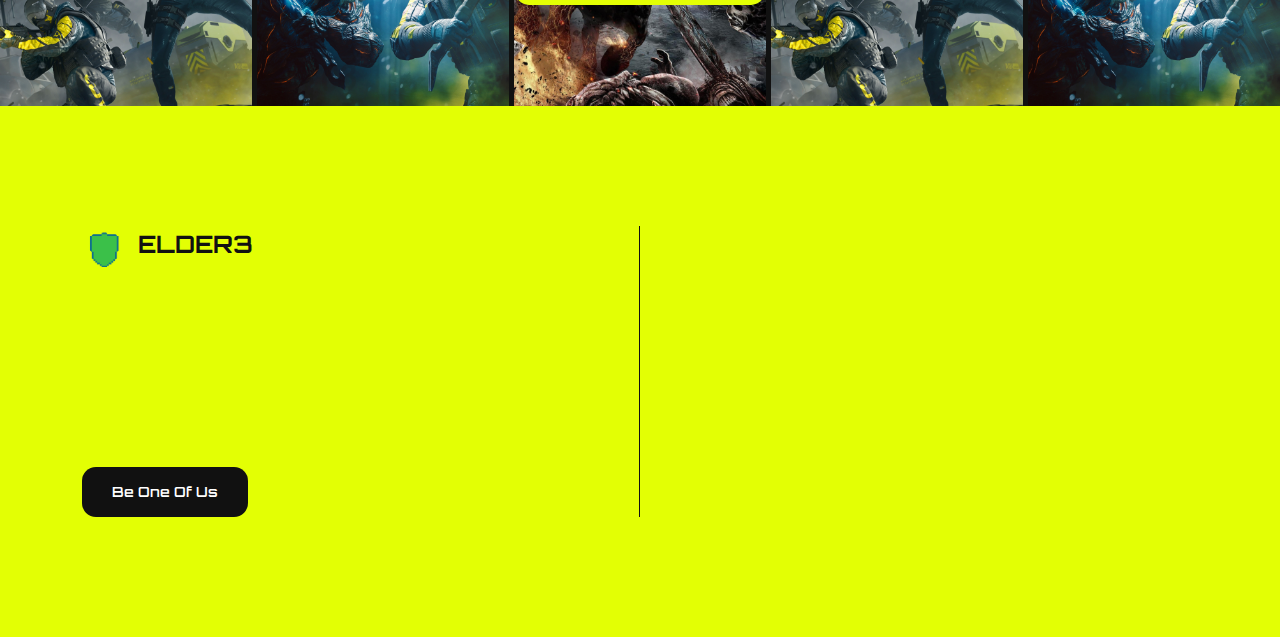
<file: our-game.html>
<!DOCTYPE html>
<html lang="en">

<head>
    <meta charset="UTF-8">
    <meta name="viewport" content="width=device-width, initial-scale=1.0">
    <meta http-equiv="x-ua-compatible" content="ie=edge">
    <title>ELDER3 STUDIO</title>
    <!-- Favicon icon-->
    <link rel="shortcut icon" type="image/x-icon" href="assets/imgs/template/logo.svg">
    <!-- Libs CSS -->
    <link rel="stylesheet" href="assets/css/vendors/bootstrap.min.css">
    <link rel="stylesheet" href="assets/css/vendors/swiper-bundle.min.css">
    <link rel="stylesheet" href="assets/css/vendors/aos.css">
    <link rel="stylesheet" href="assets/css/vendors/odometer.css">
    <link rel="stylesheet" href="assets/css/vendors/magnific-popup.css">
    <link rel="stylesheet" href="assets/fonts/bootstrap-icons/bootstrap-icons.min.css">
    <link rel="stylesheet" href="assets/css/vendors/carouselTicker.css">
    <!-- Main CSS -->
    <link rel="stylesheet" href="assets/css/main.css">
</head>

<body>
    <!-- prettier-ignore -->
    <!--Preloader-->
    <div id="preloader">
        <div id="loader" class="loader">
            <div class="loader-container">
                <div class="loader-icon"><img src="assets/imgs/template/logo.svg" alt="Preloader"></div>
            </div>
        </div>
    </div>
    <!--Preloader-end -->
    <!-- Navbar -->
    <header>
        <nav class="navbar navbar-expand-lg navbar-light w-100 bg-black-2 p-0 z-3">
            <div class="d-flex justify-content-between align-items-center w-100 ps-5">
                <a class="navbar-brand" href="index.html">
                    <img src="assets/imgs/template/logo.svg" alt="logo">
                    <span class="ms-2 ds-xs-6 fw-bold text-white">
                        ELDER3
                    </span>
                </a>
                <div class="align-items-lg-center me-auto ms-10 d-none d-lg-flex">
                    <ul class="navbar-nav align-items-lg-center mx-auto border-0">
                        <li class="nav-item">
                            <a class="nav-link fw-semibold" href="index.html">Home</a>
                        </li>

                        <li class="nav-item">
                            <a class="nav-link fw-semibold" href="about-us.html"> About </a>
                        </li>
                        
                        <li class="nav-item dropdown menu-item-has-children">
                            <a class="nav-link fw-semibold" href="#" role="button" data-bs-toggle="dropdown" aria-expanded="false"> Our Games </a>
                            <ul class="dropdown-menu">
                                <li><a class="dropdown-item" href="our-game.html">Our Game</a></li>
                                
                            </ul>
                        </li>
                        
                        
                        
                    </ul>

                </div>
                <div class="d-flex align-items-center position-relative">
                    <ul class="navbar-nav border-0 pe-0">
                        
                    </ul>
                    
                </div>
            </div>
        </nav>
        <!-- offCanvas-menu -->
        
        <div class="offCanvas__overly"></div>
        <!-- Offcanvas search -->
        <div class="offcanvas offcanvas-top" tabindex="-1" id="offcanvasTop">
            <div class="offcanvas-header">
                <button class="btn-close" data-bs-dismiss="offcanvas" aria-label="Close"></button>
            </div>
            <div class="offcanvas-body">
                <div class="container">
                    <div class="row">
                        <div class="col-8 mx-auto">
                            <h3 class="mb-4">What are you looking for?</h3>
                            <div class="input-group mb-3" data-aos="zoom-in">
                                <input type="text" class="form-control" placeholder="Enter Your Keywords" aria-label="Enter Your Keywords" aria-describedby="button-addon2">
                                <button class="btn btn-primary" id="button-addon2">
                                    <svg xmlns="http://www.w3.org/2000/svg" width="24" height="24" viewBox="0 0 24 24" fill="none">
                                        <path d="M19.25 19.25L15.5 15.5M4.75 11C4.75 7.54822 7.54822 4.75 11 4.75C14.4518 4.75 17.25 7.54822 17.25 11C17.25 14.4518 14.4518 17.25 11 17.25C7.54822 17.25 4.75 14.4518 4.75 11Z" stroke="black" stroke-width="1.5" stroke-linecap="round" stroke-linejoin="round" />
                                    </svg>
                                </button>
                            </div>
                        </div>
                    </div>
                </div>
            </div>
        </div>
        <!-- Offcanvas search -->
    </header>
    <main>
        <!-- prettier-ignore -->
        <!-- page header -->
        <section class="page-header position-relative overflow-hidden">
            <div class="container pt-160 pb-160 position-relative z-1">
                <h1 class="mb-3 text-uppercase">Our Games</h1>
                <div class="d-flex align-items-center flex-wrap">
                    <a href="index.html" class="text-secondary">Home</a>
                    <div class="align-items-center d-none">
                        <span class="mx-2 line-soft bg-secondary"></span>
                        <a href="services-1.html" class="text-secondary">Our Services</a>
                    </div>
                    <span class="mx-2 line-soft bg-primary"></span>
                    <a href="#" class="text-primary">Our Games</a>
                </div>
            </div>
            <div class="image-background opacity-20 w-100 h-100 position-absolute top-50 start-50 translate-middle z-0" data-background="assets/imgs/page-header/img-bg-3.png"></div>
        </section>
        <!-- works 2 -->
        <section class="section-works-1 pt-120">
            <div class="container">
                <div class="row">
                    <div class="col-lg-8">
                        <h3 class="text-secondary">
                            Explore <span class="text-white">our portfolio</span> to view a variety of <span class="text-white">game projects</span> that showcase <span class="text-white">our expertise across multiple disciplines</span>
                        </h3>
                    </div>
                    <div class="col-12">
                        <div class="text-start mt-8">
                            <div class="button-group filter-button-group filter-menu-active">
                                <button class="btn filter-btn mb-2 me-2 text-uppercase active" data-filter="*">All Games</button>
                                
                            </div>
                        </div>
                    </div>
                </div>
                <div class="row masonary-active mt-8">
                    <div class="grid-sizer"></div>
                    <!-- prettier-ignore -->
                    
                    
                    
                    
                    
                    
                    
                    
                    <div class="filter-item col-lg-4 col-md-6 col-sm-12 MMO">
                        <div class="card-work border-bottom border-primary border-4 mb-4">
                            <div class="position-relative">
                                <img class="w-100" src="assets/imgs/works/works-2/img-9.png" alt="muzilla" />
                                <div class="position-absolute top-100 start-0 translate-middle-y ms-4">
                                    <a href="#" class="tag-work text-uppercase bg-primary text-dark fw-bold fs-8">Shooter</a>
                                </div>
                            </div>
                            <div class="card-work-content">
                                <h5 class="text-nowrap">Battle Begins</h5>
                                <div class="d-flex gap-3">
                                    <a href="#" class="text-secondary border-end border-secondary pe-2 fs-7">PC</a>
                                    <a href="#" class="text-secondary border-end border-secondary pe-2 fs-7">Itch io</a>
                                    
                                </div>
                                <div class="card-review d-flex justify-content-between my-4 px-4 py-3 gap-4">
                                    <div class="star">
                                        <div class="d-flex">
                                            <i class="bi bi-star-fill text-primary me-2"></i>
                                            <h6 class="mb-0">4.1</h6>
                                        </div>
                                        <p class="fs-8 mb-0">2.3 K Reviews</p>
                                    </div>
                                    <div class="download">
                                        <div class="d-flex">
                                            <svg class="me-2 text-primary" xmlns="http://www.w3.org/2000/svg" width="14" height="15" viewBox="0 0 14 15" fill="none">
                                                <path d="M13.7644 9.88987C13.6075 9.73286 13.4167 9.6543 13.1924 9.6543H9.28843L8.14422 10.7985C7.81888 11.1125 7.43749 11.2696 7 11.2696C6.56259 11.2696 6.18109 11.1127 5.85578 10.7985L4.71997 9.6543H0.807682C0.583365 9.6543 0.392672 9.73295 0.235574 9.88987C0.078505 10.0469 0 10.2376 0 10.4621V13.1543C0 13.3787 0.078505 13.5694 0.235574 13.7264C0.392643 13.8834 0.583336 13.9619 0.807682 13.9619H13.1924C13.4167 13.9619 13.6075 13.8834 13.7644 13.7264C13.9216 13.5694 14 13.3787 14 13.1543V10.4621C14 10.2376 13.9216 10.0469 13.7644 9.88987ZM10.6095 12.7252C10.5028 12.8318 10.3766 12.885 10.2307 12.885C10.0849 12.885 9.95882 12.8318 9.85214 12.7252C9.74564 12.6186 9.69239 12.4924 9.69239 12.3467C9.69239 12.2009 9.74564 12.0745 9.85214 11.9681C9.95882 11.8614 10.0849 11.8081 10.2307 11.8081C10.3766 11.8081 10.5028 11.8614 10.6095 11.9681C10.716 12.0745 10.7693 12.2009 10.7693 12.3467C10.7693 12.4924 10.716 12.6186 10.6095 12.7252ZM12.7632 12.7252C12.6567 12.8318 12.5305 12.885 12.3846 12.885C12.2388 12.885 12.1126 12.8318 12.006 12.7252C11.8995 12.6186 11.8463 12.4924 11.8463 12.3467C11.8463 12.2009 11.8995 12.0745 12.006 11.9681C12.1126 11.8614 12.2388 11.8081 12.3846 11.8081C12.5304 11.8081 12.6567 11.8614 12.7632 11.9681C12.8698 12.0745 12.9232 12.2009 12.9232 12.3467C12.9232 12.4924 12.8699 12.6186 12.7632 12.7252Z" fill="#E3FF04" />
                                                <path d="M6.62137 10.0328C6.72239 10.1392 6.84857 10.1925 6.99996 10.1925C7.15146 10.1925 7.27749 10.1392 7.37854 10.0328L11.1478 6.26344C11.3217 6.1008 11.361 5.90445 11.2656 5.67448C11.1704 5.45579 11.0049 5.34643 10.7692 5.34631H8.61532V1.57706C8.61532 1.43125 8.56195 1.30503 8.45557 1.19847C8.34889 1.09188 8.22274 1.03857 8.07698 1.03857H5.92293C5.77718 1.03857 5.65096 1.09188 5.54434 1.19847C5.43781 1.30503 5.3845 1.43122 5.3845 1.57706V5.34634H3.23065C2.99496 5.34634 2.82958 5.45582 2.73422 5.6745C2.63892 5.90439 2.67814 6.10083 2.85207 6.26347L6.62137 10.0328Z" fill="#E3FF04" />
                                            </svg>
                                            <h6 class="mb-0">6.3 K</h6>
                                        </div>
                                        <p class="fs-8 mb-0">Downloads</p>
                                    </div>
                                </div>
                                <a href="https://elder3-studio-2.itch.io/demo-shooter-battle-begins" target="_blank" class="learn-more d-flex align-items-center justify-content-between">
                                    <span class="fs-8 text-secondary">release: 2025</span>
                                    <svg xmlns="http://www.w3.org/2000/svg" width="28" height="28" viewBox="0 0 28 28" fill="none">
                                        <path d="M18.6714 10.9832L8.63038 21.0243L6.98047 19.3744L17.0215 9.33333H8.17142V7H21.0047V19.8333H18.6714V10.9832Z" fill="#E3FF04" />
                                    </svg>
                                </a>
                            </div>
                        </div>
                    </div>
                    <div class="filter-item col-lg-4 col-md-6 col-sm-12 Action">
                        <div class="card-work border-bottom border-primary border-4 mb-4">
                            <div class="position-relative">
                                <img class="w-100" src="assets/imgs/works/works-2/img-10.png" alt="muzilla" />
                                <div class="position-absolute top-100 start-0 translate-middle-y ms-4">
                                    <a href="#" class="tag-work text-uppercase bg-primary text-dark fw-bold fs-8">Survival</a>
                                </div>
                            </div>
                            <div class="card-work-content">
                                <h5 class="text-nowrap">Elder3 Survival v1</h5>
                                <div class="d-flex gap-3">
                                    <a href="#" class="text-secondary border-end border-secondary pe-2 fs-7">PC</a>
                                    <a href="#" class="text-secondary border-end border-secondary pe-2 fs-7">Itch io</a>
                                    
                                </div>
                                <div class="card-review d-flex justify-content-between my-4 px-4 py-3 gap-4">
                                    <div class="star">
                                        <div class="d-flex">
                                            <i class="bi bi-star-fill text-primary me-2"></i>
                                            <h6 class="mb-0">3.2</h6>
                                        </div>
                                        <p class="fs-8 mb-0">1.3 K Reviews</p>
                                    </div>
                                    <div class="download">
                                        <div class="d-flex">
                                            <svg class="me-2 text-primary" xmlns="http://www.w3.org/2000/svg" width="14" height="15" viewBox="0 0 14 15" fill="none">
                                                <path d="M13.7644 9.88987C13.6075 9.73286 13.4167 9.6543 13.1924 9.6543H9.28843L8.14422 10.7985C7.81888 11.1125 7.43749 11.2696 7 11.2696C6.56259 11.2696 6.18109 11.1127 5.85578 10.7985L4.71997 9.6543H0.807682C0.583365 9.6543 0.392672 9.73295 0.235574 9.88987C0.078505 10.0469 0 10.2376 0 10.4621V13.1543C0 13.3787 0.078505 13.5694 0.235574 13.7264C0.392643 13.8834 0.583336 13.9619 0.807682 13.9619H13.1924C13.4167 13.9619 13.6075 13.8834 13.7644 13.7264C13.9216 13.5694 14 13.3787 14 13.1543V10.4621C14 10.2376 13.9216 10.0469 13.7644 9.88987ZM10.6095 12.7252C10.5028 12.8318 10.3766 12.885 10.2307 12.885C10.0849 12.885 9.95882 12.8318 9.85214 12.7252C9.74564 12.6186 9.69239 12.4924 9.69239 12.3467C9.69239 12.2009 9.74564 12.0745 9.85214 11.9681C9.95882 11.8614 10.0849 11.8081 10.2307 11.8081C10.3766 11.8081 10.5028 11.8614 10.6095 11.9681C10.716 12.0745 10.7693 12.2009 10.7693 12.3467C10.7693 12.4924 10.716 12.6186 10.6095 12.7252ZM12.7632 12.7252C12.6567 12.8318 12.5305 12.885 12.3846 12.885C12.2388 12.885 12.1126 12.8318 12.006 12.7252C11.8995 12.6186 11.8463 12.4924 11.8463 12.3467C11.8463 12.2009 11.8995 12.0745 12.006 11.9681C12.1126 11.8614 12.2388 11.8081 12.3846 11.8081C12.5304 11.8081 12.6567 11.8614 12.7632 11.9681C12.8698 12.0745 12.9232 12.2009 12.9232 12.3467C12.9232 12.4924 12.8699 12.6186 12.7632 12.7252Z" fill="#E3FF04" />
                                                <path d="M6.62137 10.0328C6.72239 10.1392 6.84857 10.1925 6.99996 10.1925C7.15146 10.1925 7.27749 10.1392 7.37854 10.0328L11.1478 6.26344C11.3217 6.1008 11.361 5.90445 11.2656 5.67448C11.1704 5.45579 11.0049 5.34643 10.7692 5.34631H8.61532V1.57706C8.61532 1.43125 8.56195 1.30503 8.45557 1.19847C8.34889 1.09188 8.22274 1.03857 8.07698 1.03857H5.92293C5.77718 1.03857 5.65096 1.09188 5.54434 1.19847C5.43781 1.30503 5.3845 1.43122 5.3845 1.57706V5.34634H3.23065C2.99496 5.34634 2.82958 5.45582 2.73422 5.6745C2.63892 5.90439 2.67814 6.10083 2.85207 6.26347L6.62137 10.0328Z" fill="#E3FF04" />
                                            </svg>
                                            <h6 class="mb-0">4.1 K</h6>
                                        </div>
                                        <p class="fs-8 mb-0">Downloads</p>
                                    </div>
                                </div>
                                <a href="https://elder3-studio-2.itch.io/elder3-survival" target="_blank" class="learn-more d-flex align-items-center justify-content-between">
                                    <span class="fs-8 text-secondary">release: 2025</span>
                                    <svg xmlns="http://www.w3.org/2000/svg" width="28" height="28" viewBox="0 0 28 28" fill="none">
                                        <path d="M18.6714 10.9832L8.63038 21.0243L6.98047 19.3744L17.0215 9.33333H8.17142V7H21.0047V19.8333H18.6714V10.9832Z" fill="#E3FF04" />
                                    </svg>
                                </a>
                            </div>
                        </div>
                    </div>
                    
                    
                    <div class="filter-item col-lg-4 col-md-6 col-sm-12 MMO">
                        <div class="card-work border-bottom border-primary border-4 mb-4">
                            <div class="position-relative">
                                <img class="w-100" src="assets/imgs/works/works-2/img-12.png" alt="muzilla" />
                                <div class="position-absolute top-100 start-0 translate-middle-y ms-4">
                                    <a href="#" class="tag-work text-uppercase bg-primary text-dark fw-bold fs-8">Party Game</a>
                                </div>
                            </div>
                            <div class="card-work-content">
                                <h5 class="text-nowrap">Bomber Guys</h5>
                                <div class="d-flex gap-3">
                                    <a href="#" class="text-secondary border-end border-secondary pe-2 fs-7">Itch io</a>
                                    <a href="#" class="text-secondary border-end border-secondary pe-2 fs-7">PC</a>
                                    
                                </div>
                                <div class="card-review d-flex justify-content-between my-4 px-4 py-3 gap-4">
                                    <div class="star">
                                        <div class="d-flex">
                                            <i class="bi bi-star-fill text-primary me-2"></i>
                                            <h6 class="mb-0">4.0</h6>
                                        </div>
                                        <p class="fs-8 mb-0">2.1 K Reviews</p>
                                    </div>
                                    <div class="download">
                                        <div class="d-flex">
                                            <svg class="me-2 text-primary" xmlns="http://www.w3.org/2000/svg" width="14" height="15" viewBox="0 0 14 15" fill="none">
                                                <path d="M13.7644 9.88987C13.6075 9.73286 13.4167 9.6543 13.1924 9.6543H9.28843L8.14422 10.7985C7.81888 11.1125 7.43749 11.2696 7 11.2696C6.56259 11.2696 6.18109 11.1127 5.85578 10.7985L4.71997 9.6543H0.807682C0.583365 9.6543 0.392672 9.73295 0.235574 9.88987C0.078505 10.0469 0 10.2376 0 10.4621V13.1543C0 13.3787 0.078505 13.5694 0.235574 13.7264C0.392643 13.8834 0.583336 13.9619 0.807682 13.9619H13.1924C13.4167 13.9619 13.6075 13.8834 13.7644 13.7264C13.9216 13.5694 14 13.3787 14 13.1543V10.4621C14 10.2376 13.9216 10.0469 13.7644 9.88987ZM10.6095 12.7252C10.5028 12.8318 10.3766 12.885 10.2307 12.885C10.0849 12.885 9.95882 12.8318 9.85214 12.7252C9.74564 12.6186 9.69239 12.4924 9.69239 12.3467C9.69239 12.2009 9.74564 12.0745 9.85214 11.9681C9.95882 11.8614 10.0849 11.8081 10.2307 11.8081C10.3766 11.8081 10.5028 11.8614 10.6095 11.9681C10.716 12.0745 10.7693 12.2009 10.7693 12.3467C10.7693 12.4924 10.716 12.6186 10.6095 12.7252ZM12.7632 12.7252C12.6567 12.8318 12.5305 12.885 12.3846 12.885C12.2388 12.885 12.1126 12.8318 12.006 12.7252C11.8995 12.6186 11.8463 12.4924 11.8463 12.3467C11.8463 12.2009 11.8995 12.0745 12.006 11.9681C12.1126 11.8614 12.2388 11.8081 12.3846 11.8081C12.5304 11.8081 12.6567 11.8614 12.7632 11.9681C12.8698 12.0745 12.9232 12.2009 12.9232 12.3467C12.9232 12.4924 12.8699 12.6186 12.7632 12.7252Z" fill="#E3FF04" />
                                                <path d="M6.62137 10.0328C6.72239 10.1392 6.84857 10.1925 6.99996 10.1925C7.15146 10.1925 7.27749 10.1392 7.37854 10.0328L11.1478 6.26344C11.3217 6.1008 11.361 5.90445 11.2656 5.67448C11.1704 5.45579 11.0049 5.34643 10.7692 5.34631H8.61532V1.57706C8.61532 1.43125 8.56195 1.30503 8.45557 1.19847C8.34889 1.09188 8.22274 1.03857 8.07698 1.03857H5.92293C5.77718 1.03857 5.65096 1.09188 5.54434 1.19847C5.43781 1.30503 5.3845 1.43122 5.3845 1.57706V5.34634H3.23065C2.99496 5.34634 2.82958 5.45582 2.73422 5.6745C2.63892 5.90439 2.67814 6.10083 2.85207 6.26347L6.62137 10.0328Z" fill="#E3FF04" />
                                            </svg>
                                            <h6 class="mb-0">5.4 K</h6>
                                        </div>
                                        <p class="fs-8 mb-0">Downloads</p>
                                    </div>
                                </div>
                                <a href="https://www.elder-3-studio.games/Bomber" class="learn-more d-flex align-items-center justify-content-between">
                                    <span class="fs-8 text-secondary">release: 2025</span>
                                    <svg xmlns="http://www.w3.org/2000/svg" width="28" height="28" viewBox="0 0 28 28" fill="none">
                                        <path d="M18.6714 10.9832L8.63038 21.0243L6.98047 19.3744L17.0215 9.33333H8.17142V7H21.0047V19.8333H18.6714V10.9832Z" fill="#E3FF04" />
                                    </svg>
                                </a>
                            </div>
                        </div>
                    </div>
                    <div class="filter-item col-lg-4 col-md-6 col-sm-12 MMO">
                        <div class="card-work border-bottom border-primary border-4 mb-4">
                            <div class="position-relative">
                                <img class="w-100" src="assets/imgs/works/f1.png" alt="muzilla" />
                                <div class="position-absolute top-100 start-0 translate-middle-y ms-4">
                                    <a href="#" class="tag-work text-uppercase bg-primary text-dark fw-bold fs-8">Survival</a>
                                </div>
                            </div>
                            <div class="card-work-content">
                                <h5 class="text-nowrap">Survival in the Dead World</h5>
                                <div class="d-flex gap-3">
                                    <a href="#" class="text-secondary border-end border-secondary pe-2 fs-7">Itch io</a>
                                    <a href="#" class="text-secondary border-end border-secondary pe-2 fs-7">PC</a>
                                    
                                </div>
                                <div class="card-review d-flex justify-content-between my-4 px-4 py-3 gap-4">
                                    <div class="star">
                                        <div class="d-flex">
                                            <i class="bi bi-star-fill text-primary me-2"></i>
                                            <h6 class="mb-0">3.4</h6>
                                        </div>
                                        <p class="fs-8 mb-0">0.2 K Reviews</p>
                                    </div>
                                    <div class="download">
                                        <div class="d-flex">
                                            <svg class="me-2 text-primary" xmlns="http://www.w3.org/2000/svg" width="14" height="15" viewBox="0 0 14 15" fill="none">
                                                <path d="M13.7644 9.88987C13.6075 9.73286 13.4167 9.6543 13.1924 9.6543H9.28843L8.14422 10.7985C7.81888 11.1125 7.43749 11.2696 7 11.2696C6.56259 11.2696 6.18109 11.1127 5.85578 10.7985L4.71997 9.6543H0.807682C0.583365 9.6543 0.392672 9.73295 0.235574 9.88987C0.078505 10.0469 0 10.2376 0 10.4621V13.1543C0 13.3787 0.078505 13.5694 0.235574 13.7264C0.392643 13.8834 0.583336 13.9619 0.807682 13.9619H13.1924C13.4167 13.9619 13.6075 13.8834 13.7644 13.7264C13.9216 13.5694 14 13.3787 14 13.1543V10.4621C14 10.2376 13.9216 10.0469 13.7644 9.88987ZM10.6095 12.7252C10.5028 12.8318 10.3766 12.885 10.2307 12.885C10.0849 12.885 9.95882 12.8318 9.85214 12.7252C9.74564 12.6186 9.69239 12.4924 9.69239 12.3467C9.69239 12.2009 9.74564 12.0745 9.85214 11.9681C9.95882 11.8614 10.0849 11.8081 10.2307 11.8081C10.3766 11.8081 10.5028 11.8614 10.6095 11.9681C10.716 12.0745 10.7693 12.2009 10.7693 12.3467C10.7693 12.4924 10.716 12.6186 10.6095 12.7252ZM12.7632 12.7252C12.6567 12.8318 12.5305 12.885 12.3846 12.885C12.2388 12.885 12.1126 12.8318 12.006 12.7252C11.8995 12.6186 11.8463 12.4924 11.8463 12.3467C11.8463 12.2009 11.8995 12.0745 12.006 11.9681C12.1126 11.8614 12.2388 11.8081 12.3846 11.8081C12.5304 11.8081 12.6567 11.8614 12.7632 11.9681C12.8698 12.0745 12.9232 12.2009 12.9232 12.3467C12.9232 12.4924 12.8699 12.6186 12.7632 12.7252Z" fill="#E3FF04" />
                                                <path d="M6.62137 10.0328C6.72239 10.1392 6.84857 10.1925 6.99996 10.1925C7.15146 10.1925 7.27749 10.1392 7.37854 10.0328L11.1478 6.26344C11.3217 6.1008 11.361 5.90445 11.2656 5.67448C11.1704 5.45579 11.0049 5.34643 10.7692 5.34631H8.61532V1.57706C8.61532 1.43125 8.56195 1.30503 8.45557 1.19847C8.34889 1.09188 8.22274 1.03857 8.07698 1.03857H5.92293C5.77718 1.03857 5.65096 1.09188 5.54434 1.19847C5.43781 1.30503 5.3845 1.43122 5.3845 1.57706V5.34634H3.23065C2.99496 5.34634 2.82958 5.45582 2.73422 5.6745C2.63892 5.90439 2.67814 6.10083 2.85207 6.26347L6.62137 10.0328Z" fill="#E3FF04" />
                                            </svg>
                                            <h6 class="mb-0">1.3 K</h6>
                                        </div>
                                        <p class="fs-8 mb-0">Downloads</p>
                                    </div>
                                </div>
                                <a href="https://www.elder-3-studio.games/survival-in-dead-world" class="learn-more d-flex align-items-center justify-content-between">
                                    <span class="fs-8 text-secondary">release: 2025</span>
                                    <svg xmlns="http://www.w3.org/2000/svg" width="28" height="28" viewBox="0 0 28 28" fill="none">
                                        <path d="M18.6714 10.9832L8.63038 21.0243L6.98047 19.3744L17.0215 9.33333H8.17142V7H21.0047V19.8333H18.6714V10.9832Z" fill="#E3FF04" />
                                    </svg>
                                </a>
                            </div>
                        </div>
                    </div>

                </div>
            </div>
        </section>
        
        <!-- FAQs-1 -->
        <section class="section-faqs-2 position-relative section-padding">
            <div class="image-bg position-absolute top-0 start-0 w-100 h-100 z-0" data-background="assets/imgs/faqs/faqs-2/img-bg.png"></div>
            <div class="position-absolute bottom-0 start-0  d-none d-lg-block">
                <img src="assets/imgs/faqs/faqs-2/figure-1.png" alt="image" />
                <div class="ellipses position-absolute">
                    <div class="ellipse flickering"></div>
                </div>
            </div>
            <div class="position-absolute bottom-0 end-0 d-none d-lg-block">
                <img src="assets/imgs/faqs/faqs-2/figure-2.png" alt="image" />
            </div>
            <div class="container position-relative z-1">
                <div class="row align-items-center">
                    <div class="col-lg-6 mx-auto">
                        <div class="mb-8">
                            <span class="fw-semibold text-primary fs-7 tg-heading-subheading animation-style3"><span class="opacity-25 me-2">+</span> FAQ. <span class="opacity-25 ms-2">+</span></span>
                            <h2 class=" tg-element-title">Most Q <span class="stroke text-transparent">answer</span></h2>
                        </div>
                        <div class="accordion">
                            <div class="px-0 card rounded-3 mb-3 collapse-custom">
                                <div class="p-0 card-header border-0 rounded-3">
                                    <a class="text-900 collapsed p-3 text-white fw-bold d-flex align-items-center" data-bs-toggle="collapse" href="#collapse1">
                                        <span class="m-0 fs-6 fw-bold">When will the game be released?</span>
                                        <span class="ms-auto arrow icon-shape icon-sm rounded-circle"></span>
                                    </a>
                                </div>
                                <div id="collapse1" class="collapse" data-bs-parent=".accordion">
                                    <p class="px-3 fs-6">We’re working hard to launch the game as soon as possible, but our priority is quality over deadlines. We’ll announce an official release date once we’re confident the game is polished and bug-free. Follow us on [social media] for updates!.</p>
                                </div>
                            </div>
                            <div class="px-0 card rounded-3 mb-3 collapse-custom">
                                <div class="p-0 card-header border-0 rounded-3">
                                    <a class="text-900 p-3 text-white fw-bold d-flex align-items-center" data-bs-toggle="collapse" href="#collapse2">
                                        <span class="m-0 fs-6 fw-bold">Will the game be available on [specific platform]? (PC/PlayStation/Xbox/Switch)</span>
                                        <span class="ms-auto arrow icon-shape icon-sm rounded-circle"></span>
                                    </a>
                                </div>
                                <div id="collapse2" class="collapse show" data-bs-parent=".accordion">
                                    <p class="px-3 fs-6">Right now, we’re focusing on launching the game on [primary platform, e.g., PC] first. If it does well, we’d love to bring it to other platforms—your support can make that happen!</p>
                                </div>
                            </div>
                            <div class="px-0 card rounded-3 mb-3 collapse-custom">
                                <div class="p-0 card-header border-0 rounded-3">
                                    <a class="collapsed text-900 p-3 text-white fw-bold d-flex align-items-center" data-bs-toggle="collapse" href="#collapse3">
                                        <span class="m-0 fs-6 fw-bold">Are you planning post-launch content (DLC or free updates)?</span>
                                        <span class="ms-auto arrow icon-shape icon-sm rounded-circle"></span>
                                    </a>
                                </div>
                                <div id="collapse3" class="collapse" data-bs-parent=".accordion">
                                    <p class="px-3 fs-6">We plan to support the game after launch with [free updates / paid expansions], depending on community feedback. We’re committed to improving and expanding the game based on player input!</p>
                                </div>
                            </div>
                            <div class="px-0 card rounded-3 mb-3 collapse-custom">
                                <div class="p-0 card-header border-0 rounded-3">
                                    <a class="collapsed text-900 p-3 text-white fw-bold d-flex align-items-center" data-bs-toggle="collapse" href="#collapse4">
                                        <span class="m-0 fs-6 fw-bold">What makes your game different from others in the genre?</span>
                                        <span class="ms-auto arrow icon-shape icon-sm rounded-circle"></span>
                                    </a>
                                </div>
                                <div id="collapse4" class="collapse" data-bs-parent=".accordion">
                                    <p class="px-3 fs-6">Our game stands out thanks to [key feature, e.g., hand-painted art / a branching narrative / physics-based gameplay]. Unlike similar titles, we’ve added [unique twist, e.g., a dynamic weather system / AI-driven NPCs]. We’re aiming for a fresh, memorable experience!</p>
                                </div>
                            </div>
                        </div>
                    </div>
                </div>
            </div>
        </section>

        <!-- contact-1 -->
        

        <!-- Insta 1 -->
        <div class="section-insta-1 position-relative">
            <div class="position-relative z-0">
                <!-- Swiper -->
                <div class="swiper slider-5">
                    <div class="swiper-wrapper z-1">
                        <!-- <div class="swiper-slide">
                    <img src="assets/imgs/insta/insta-1/img-1.png" alt="muzilla">
                </div> -->
                        <div class="swiper-slide">
                            <img src="assets/imgs/insta/insta-1/img-2.png" alt="muzilla" />
                        </div>
                        <div class="swiper-slide">
                            <img src="assets/imgs/insta/insta-1/img-3.png" alt="muzilla" />
                        </div>
                        <div class="swiper-slide">
                            <img src="assets/imgs/insta/insta-1/img-4.png" alt="muzilla" />
                        </div>
                        <!-- <div class="swiper-slide">
                    <img src="assets/imgs/insta/insta-1/img-5.png" alt="muzilla">
                </div> -->
                        <!-- <div class="swiper-slide">
                    <img src="assets/imgs/insta/insta-1/img-1.png" alt="muzilla">
                </div> -->
                        <div class="swiper-slide">
                            <img src="assets/imgs/insta/insta-1/img-2.png" alt="muzilla" />
                        </div>
                        <div class="swiper-slide">
                            <img src="assets/imgs/insta/insta-1/img-3.png" alt="muzilla" />
                        </div>
                        <div class="swiper-slide">
                            <img src="assets/imgs/insta/insta-1/img-4.png" alt="muzilla" />
                        </div>
                        <!-- <div class="swiper-slide">
                    <img src="assets/imgs/insta/insta-1/img-5.png" alt="muzilla">
                </div> -->
                    </div>
                </div>
                <!-- Swiper JS -->
                <div class="position-absolute top-50 start-50 translate-middle z-2">
                    <a href="https://www.instagram.com/elder3_studio/" target="_blank" class="btn btn-primary">
                        <i class="bi bi-instagram me-1"></i>
                        Stories on instagram
                    </a>
                </div>
            </div>
        </div>

    </main>
    <!-- prettier-ignore -->
    <!-- Footer -->
    <footer>
        <div class="section-footer position-relative">
            <div class="container-fluid bg-primary">
                <div class="container position-relative pt-120 pb-120 z-2">
                    <div class="row align-items-stretch">
                        <div class="col-lg-6 border-end-lg border-dark">
                            <div class="d-flex flex-column align-items-start">
                                <a href="index.html" class="mb-auto">
                                    <img src="assets/imgs/template/logo-dark.svg" alt="logo" />
                                    <span class="text-dark fw-bold mb-0 ds-xs-6 ms-2">ELDER3</span>
                                </a>
                                <h2 class="text-dark mt-8 wow img-custom-anim-left">
                                    It’s blow your mind! <br />
                                    <span class="stroke text-primary bg-black-1">Take a Look at insta</span>
                                </h2>
                                <a href="https://www.instagram.com/elder3_studio/" target="_blank" class="btn btn-dark mt-5">Be One Of Us</a>
                            </div>
                        </div>
                        <div class="col-lg-6 justify-content-end">
                            
                                
                            </div>
                        </div>
                    </div>
                </div>
            </div>
            <div class="position-absolute bottom-0 end-0 pe-8 pb-8">
                
            </div>
        </div>
    </footer>

    <!-- Scroll top -->
    <div class="btn-scroll-top">
        <svg class="progress-square svg-content" width="100%" height="100%" viewBox="0 0 40 40">
            <path d="M8 1H32C35.866 1 39 4.13401 39 8V32C39 35.866 35.866 39 32 39H8C4.13401 39 1 35.866 1 32V8C1 4.13401 4.13401 1 8 1Z" />
        </svg>
    </div>

    <!-- Libs JS -->
    <script src="assets/js/vendors/jquery-3.7.1.min.js"></script>
    <script src="assets/js/vendors/bootstrap.bundle.min.js"></script>
    <script src="assets/js/vendors/swiper-bundle.min.js"></script>
    <script src="assets/js/vendors/aos.js"></script>
    <script src="assets/js/vendors/wow.min.js"></script>
    <script src="assets/js/vendors/jquery.appear.js"></script>
    <script src="assets/js/vendors/jquery.odometer.min.js"></script>
    <script src="assets/js/vendors/smart-stick-nav.js"></script>
    <script src="assets/js/vendors/jquery.magnific-popup.min.js"></script>
    <script src="assets/js/vendors/gsap.min.js"></script>
    <script src="assets/js/vendors/jquery.carouselTicker.min.js"></script>
    <script src="assets/js/vendors/imagesloaded.pkgd.min.js"></script>
    <script src="assets/js/vendors/isotope.pkgd.min.js"></script>
    <script src="assets/js/vendors/ScrollToPlugin.min.js"></script>
    <script src="assets/js/vendors/ScrollTrigger.min.js"></script>
    <script src="assets/js/vendors/SplitText.js"></script>
    <script src="assets/js/vendors/aat.min.js"></script>
    <!-- Theme JS -->
    <script src="assets/js/gsap-custom.js"></script>
    <script src="assets/js/gsap-text-animation.js"></script>
    <script src="assets/js/imageRevealHover.js"></script>
    <script src="assets/js/main.js"></script>

    <!-- Other scripts -->
</body>

</html>
</file>
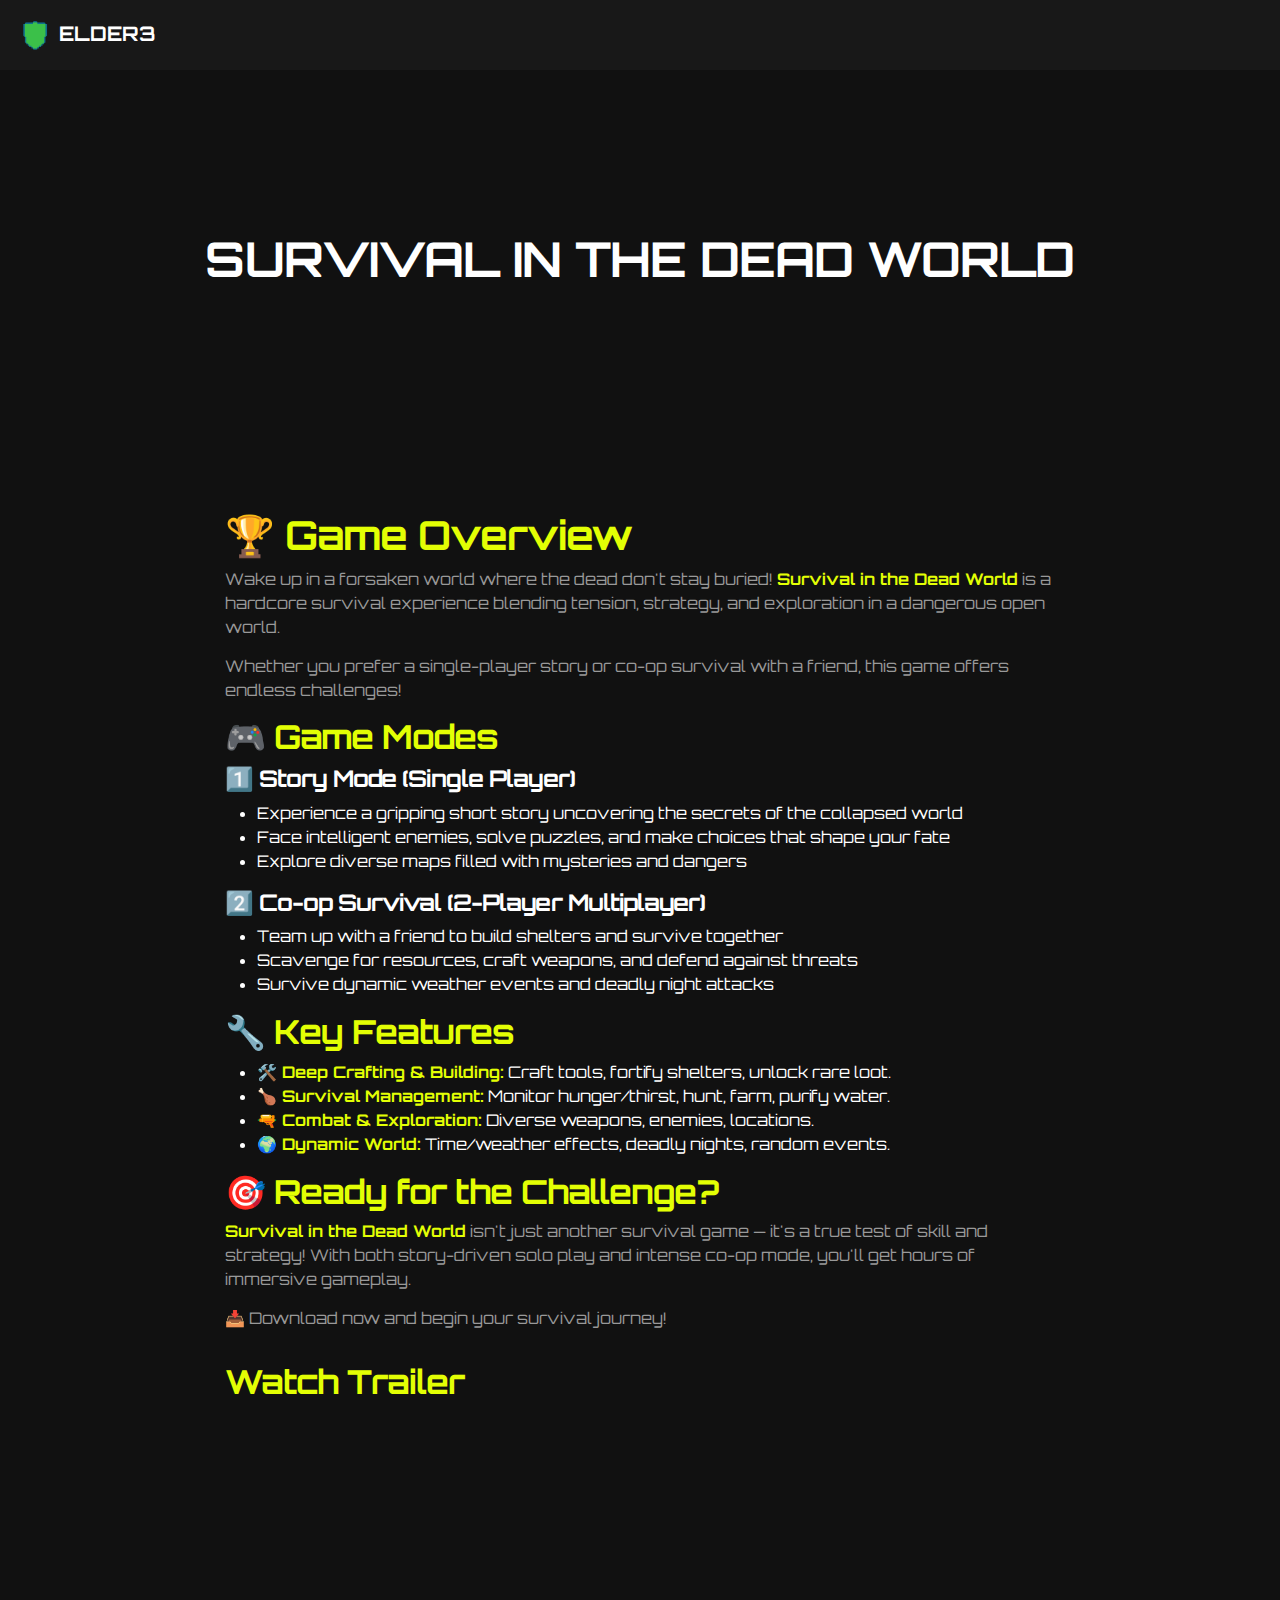
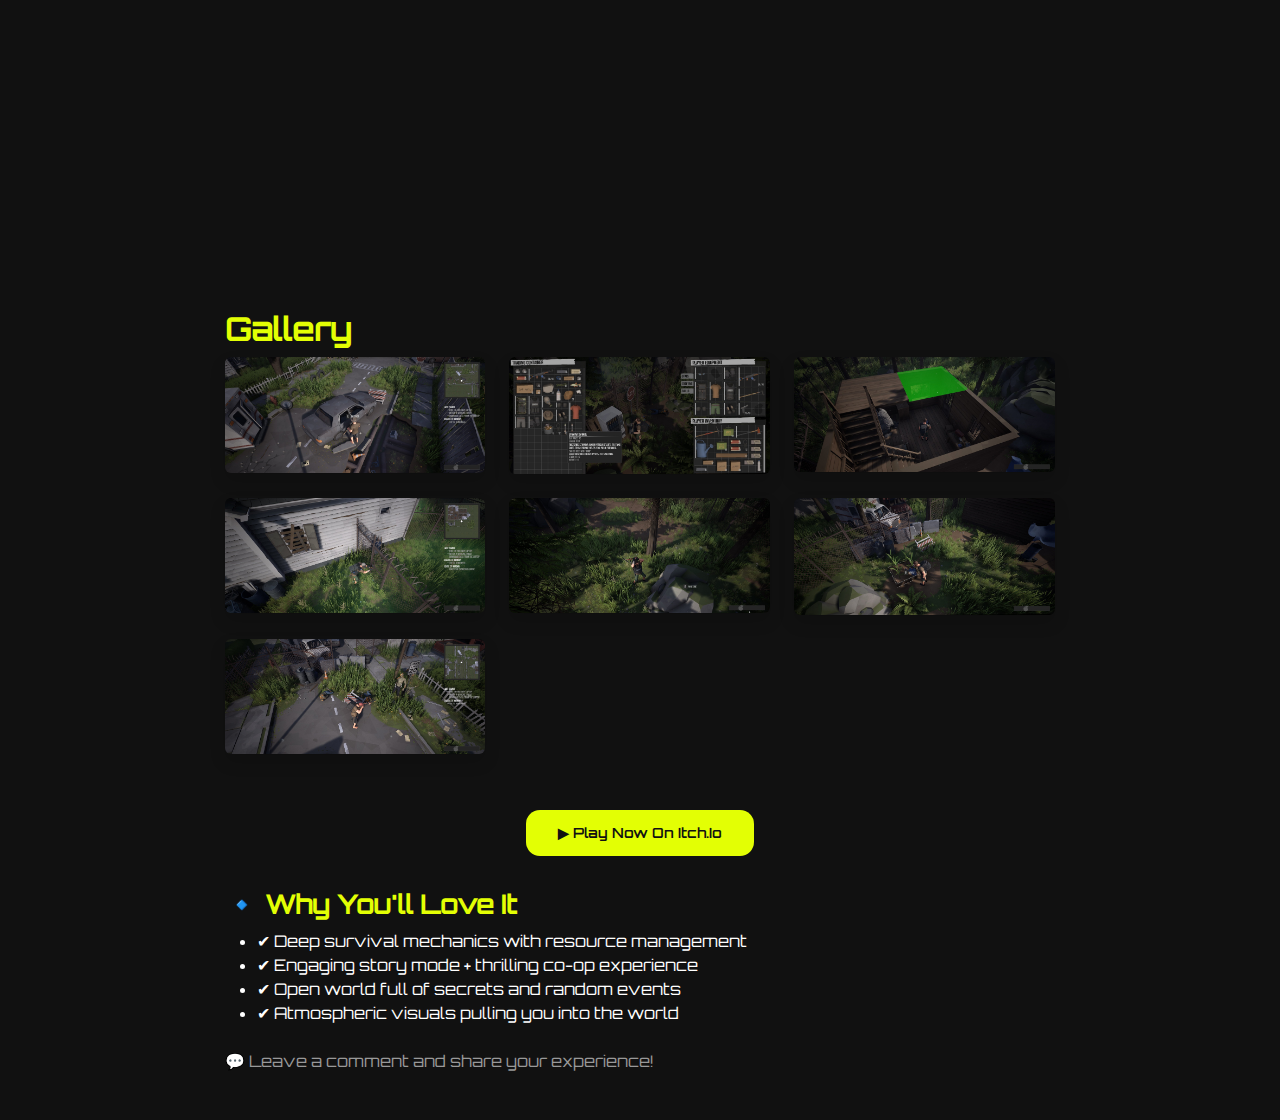
<file: survival-in-dead-world.html>
<!DOCTYPE html>
<html lang="en">
<head>
  <meta charset="utf-8" />
  <meta name="viewport" content="width=device-width, initial-scale=1.0" />
  <meta http-equiv="x-ua-compatible" content="ie=edge" />
  <title>Survival in the Dead World | ELDER3 Studio</title>
  <link rel="shortcut icon" href="assets/imgs/template/logo.svg" type="image/x-icon" />
  <link rel="stylesheet" href="assets/css/vendors/bootstrap.min.css" />
  <link rel="stylesheet" href="assets/css/main.css" />
</head>
<body>
  <header>
    <nav class="navbar navbar-expand-lg navbar-light bg-black-2 p-3">
      <a class="navbar-brand text-white fw-bold" href="index.html">
        <img src="assets/imgs/template/logo.svg" alt="logo" height="30" /> ELDER3
      </a>
    </nav>
  </header>

  <main>
    <section class="page-header pt-160 pb-160 text-center">
      <div class="container">
        <h1 class="text-uppercase">Survival in the Dead World</h1>
      </div>
    </section>

    <section class="section-content py-5">
      <div class="container">
        <div class="row justify-content-center">
          <div class="col-lg-9">
            <h2 class="text-primary">🏆 Game Overview</h2>
            <p>Wake up in a forsaken world where the dead don't stay buried! <strong>Survival in the Dead World</strong> is a hardcore survival experience blending tension, strategy, and exploration in a dangerous open world.</p>
            <p>Whether you prefer a single-player story or co-op survival with a friend, this game offers endless challenges!</p>

            <h3 class="text-primary">🎮 Game Modes</h3>
            <h5>1️⃣ Story Mode (Single Player)</h5>
            <ul>
              <li>Experience a gripping short story uncovering the secrets of the collapsed world</li>
              <li>Face intelligent enemies, solve puzzles, and make choices that shape your fate</li>
              <li>Explore diverse maps filled with mysteries and dangers</li>
            </ul>
            <h5>2️⃣ Co-op Survival (2-Player Multiplayer)</h5>
            <ul>
              <li>Team up with a friend to build shelters and survive together</li>
              <li>Scavenge for resources, craft weapons, and defend against threats</li>
              <li>Survive dynamic weather events and deadly night attacks</li>
            </ul>

            <h3 class="text-primary">🔧 Key Features</h3>
            <ul>
              <li><strong>🛠️ Deep Crafting & Building:</strong> Craft tools, fortify shelters, unlock rare loot.</li>
              <li><strong>🍗 Survival Management:</strong> Monitor hunger/thirst, hunt, farm, purify water.</li>
              <li><strong>🔫 Combat & Exploration:</strong> Diverse weapons, enemies, locations.</li>
              <li><strong>🌍 Dynamic World:</strong> Time/weather effects, deadly nights, random events.</li>
            </ul>

            <h3 class="text-primary">🎯 Ready for the Challenge?</h3>
            <p><strong>Survival in the Dead World</strong> isn't just another survival game — it's a true test of skill and strategy! With both story-driven solo play and intense co-op mode, you'll get hours of immersive gameplay.</p>

            <p>📥 Download now and begin your survival journey!</p>

            <h3 class="text-primary mt-5">Watch Trailer</h3>
            <div class="ratio ratio-16x9 mb-4">
              <iframe src="https://www.youtube.com/embed/HaYfcz1m8gQ" title="Game Trailer" allowfullscreen></iframe>
            </div>

            <h3 class="text-primary mt-5">Gallery</h3>
            <div class="row">
              <!-- Add your actual images in this folder -->
              <div class="col-md-4 mb-4"><img src="assets/imgs/works/g2.jpg" class="img-fluid rounded shadow" alt="Screenshot 1"></div>
              <div class="col-md-4 mb-4"><img src="assets/imgs/works/g1.jpg" class="img-fluid rounded shadow" alt="Screenshot 2"></div>
              <div class="col-md-4 mb-4"><img src="assets/imgs/works/g3.jpg" class="img-fluid rounded shadow" alt="Screenshot 3"></div>
              <div class="col-md-4 mb-4"><img src="assets/imgs/works/g4.jpg" class="img-fluid rounded shadow" alt="Screenshot 4"></div>
              <div class="col-md-4 mb-4"><img src="assets/imgs/works/g5.jpg" class="img-fluid rounded shadow" alt="Screenshot 5"></div>
              <div class="col-md-4 mb-4"><img src="assets/imgs/works/g6.jpg" class="img-fluid rounded shadow" alt="Screenshot 6"></div>
              <div class="col-md-4 mb-4"><img src="assets/imgs/works/g7.jpg" class="img-fluid rounded shadow" alt="Screenshot 7"></div>
            </div>

            <div class="text-center mt-5">
              <a href="https://elder3-studio.itch.io/survival-in-the-dead-world" class="btn btn-primary btn-lg px-5 py-3" target="_blank">
                ▶ Play Now on Itch.io
              </a>
            </div>

            <h4 class="text-primary mt-5">🔹 Why You'll Love It</h4>
            <ul>
              <li>✔ Deep survival mechanics with resource management</li>
              <li>✔ Engaging story mode + thrilling co-op experience</li>
              <li>✔ Open world full of secrets and random events</li>
              <li>✔ Atmospheric visuals pulling you into the world</li>
            </ul>

            <p class="mt-4">💬 Leave a comment and share your experience!</p>
            
          </div>
        </div>
      </div>
    </section>
  </main>

  <script src="assets/js/vendors/bootstrap.bundle.min.js"></script>
  <script src="assets/js/main.js"></script>
</body>
</html>
</file>
<file: assets/css/vendors/odometer.css>
.odometer.odometer-auto-theme,
.odometer.odometer-theme-default {
    display: inline-block;
    vertical-align: middle;
    *vertical-align: auto;
    *zoom: 1;
    *display: inline;
    position: relative;
}
.odometer.odometer-auto-theme .odometer-digit,
.odometer.odometer-theme-default .odometer-digit {
    display: inline-block;
    vertical-align: middle;
    *vertical-align: auto;
    *zoom: 1;
    *display: inline;
    position: relative;
}
.odometer.odometer-auto-theme .odometer-digit .odometer-digit-spacer,
.odometer.odometer-theme-default .odometer-digit .odometer-digit-spacer {
    display: inline-block;
    vertical-align: middle;
    *vertical-align: auto;
    *zoom: 1;
    *display: inline;
    visibility: hidden;
}
.odometer.odometer-auto-theme .odometer-digit .odometer-digit-inner,
.odometer.odometer-theme-default .odometer-digit .odometer-digit-inner {
    text-align: left;
    display: block;
    position: absolute;
    top: 0;
    left: 0;
    right: 0;
    bottom: 0;
    overflow: hidden;
}
.odometer.odometer-auto-theme .odometer-digit .odometer-ribbon,
.odometer.odometer-theme-default .odometer-digit .odometer-ribbon {
    display: block;
}
.odometer.odometer-auto-theme .odometer-digit .odometer-ribbon-inner,
.odometer.odometer-theme-default .odometer-digit .odometer-ribbon-inner {
    display: block;
    -webkit-backface-visibility: hidden;
    backface-visibility: hidden;
}
.odometer.odometer-auto-theme .odometer-digit .odometer-value,
.odometer.odometer-theme-default .odometer-digit .odometer-value {
    display: block;
    -webkit-transform: translateZ(0);
    transform: translateZ(0);
}
.odometer.odometer-auto-theme .odometer-digit .odometer-value.odometer-last-value,
.odometer.odometer-theme-default .odometer-digit .odometer-value.odometer-last-value {
    position: absolute;
}
.odometer.odometer-auto-theme.odometer-animating-up .odometer-ribbon-inner,
.odometer.odometer-theme-default.odometer-animating-up .odometer-ribbon-inner {
    -webkit-transition: -webkit-transform 2s;
    -moz-transition: -moz-transform 2s;
    -ms-transition: -ms-transform 2s;
    -o-transition: -o-transform 2s;
    transition: transform 2s;
}
.odometer.odometer-auto-theme.odometer-animating-up.odometer-animating .odometer-ribbon-inner,
.odometer.odometer-theme-default.odometer-animating-up.odometer-animating .odometer-ribbon-inner {
    -webkit-transform: translateY(-100%);
    -moz-transform: translateY(-100%);
    -ms-transform: translateY(-100%);
    -o-transform: translateY(-100%);
    transform: translateY(-100%);
}
.odometer.odometer-auto-theme.odometer-animating-down .odometer-ribbon-inner,
.odometer.odometer-theme-default.odometer-animating-down .odometer-ribbon-inner {
    -webkit-transform: translateY(-100%);
    -moz-transform: translateY(-100%);
    -ms-transform: translateY(-100%);
    -o-transform: translateY(-100%);
    transform: translateY(-100%);
}
.odometer.odometer-auto-theme.odometer-animating-down.odometer-animating .odometer-ribbon-inner,
.odometer.odometer-theme-default.odometer-animating-down.odometer-animating .odometer-ribbon-inner {
    -webkit-transition: -webkit-transform 2s;
    -moz-transition: -moz-transform 2s;
    -ms-transition: -ms-transform 2s;
    -o-transition: -o-transform 2s;
    transition: transform 2s;
    -webkit-transform: translateY(0);
    -moz-transform: translateY(0);
    -ms-transform: translateY(0);
    -o-transform: translateY(0);
    transform: translateY(0);
}
.odometer.odometer-auto-theme .odometer-value,
.odometer.odometer-theme-default .odometer-value {
    text-align: center;
}
.odometer-formatting-mark {
    display: none;
}
</file>
<file: assets/css/vendors/carouselTicker.css>
/**
 * CSS style for carouselTicker
 **/
.carouselTicker__list {
    margin: 10px 0;
    padding: 0;
    list-style-type: none;
    overflow: hidden;
    display: flex;
    justify-content: space-between;
}
.carouselTicker__item {
    margin: 0 90px;
    float: left;
    text-align: center;
}
/**
 * CSS style for vertical direction
 **/
.carouselTicker_vertical .carouselTicker__list {
    margin: 0;
}
.carouselTicker_vertical .carouselTicker__item {
    margin: 0 0 5px 0;
    line-height: 60px;
    text-align: center;
}
#carouselTicker .carouselTicker__item,
#carouselTicker-destructor-example .carouselTicker__item,
#carouselTicker-buttons-controls-example .carouselTicker__item {
    width: auto;
    height: auto;
    line-height: normal;
}
.carouselTicker__item img {
    vertical-align: top;
}
</file>
<file: assets/css/main.css>
@charset "UTF-8";
/*===========
   Theme Name: AliThemes - Bootstrap Dev Starter
   Author : alithemes
   Support: https://alithemes.ticksy.com
   Version: 1.0
=======
Table of contents
    01. Theme Default CSS
    02. Header
    03. Mobile Menu
    04. Banner
    05. Slider
    06. About
    07. Services
    08. Choose
    09. Project
    10. Pricing
    11. Request
    12. Consulting
    13. Testimonial
    14. Features
    15. Marquee
    16. Fact
    17. Team
    18. Call-back
    19. Blog
    20. Contact
    21. Brand
    22. 404 Error
    23. Footer
==============*/
@import url("https://fonts.googleapis.com/css2?family=Orbitron:wght@400..900&display=swap");
:root {
  --tc-body-font-family: 'Orbitron', sans-serif;
  --tc-heading-font-family: 'Orbitron', sans-serif;
  --tc-display-font-family: 'Orbitron', sans-serif;
  --tc-body-font-size: 16px;
  --tc-fs-1: 40px;
  --tc-fs-2: 32px;
  --tc-fs-3: 26px;
  --tc-fs-4: 22px;
  --tc-fs-5: 20px;
  --tc-fs-6: 16px;
  --tc-fs-7: 14px;
  --tc-fs-8: 12px;
  --tc-ds-1: 80px;
  --tc-ds-2: 72px;
  --tc-ds-3: 64px;
  --tc-ds-4: 56px;
  --tc-ds-5: 48px;
  --tc-ds-6: 40px;
  --tc-ds-xs-1: 64px;
  --tc-ds-xs-2: 56px;
  --tc-ds-xs-3: 48px;
  --tc-ds-xs-4: 36px;
  --tc-ds-xs-5: 28px;
  --tc-ds-xs-6: 24px;
  --tc-body-line-height: 1.5;
  --tc-heading-line-height: 1.2;
  --tc-theme-primary: #e3ff04;
  --tc-theme-b_text: #999999;
  --tc-theme-b_text2: #565656;
  --tc-system-white: #ffffff;
  --tc-system-black-1: #111111;
  --tc-system-black-2: #181818;
  --tc-linear-1: linear-gradient(90deg, #181818 0%, #e3ff04 100%);
  --tc-fw-black: 900;
  --tc-fw-extra-bold: 800;
  --tc-fw-bold: 700;
  --tc-fw-semi-bold: 600;
  --tc-fw-medium: 500;
  --tc-fw-regular: 400;
  --tc-fw-light: 300;
}

/*! normalize.css v8.0.1 | MIT License | github.com/necolas/normalize.css */
/* Document
   ========================================================================== */
/**
 * 1. Correct the line height in all browsers.
 * 2. Prevent adjustments of font size after orientation changes in iOS.
 */
html {
  line-height: 1.15; /* 1 */
  -webkit-text-size-adjust: 100%; /* 2 */
}

/* Sections
     ========================================================================== */
/**
   * Remove the margin in all browsers.
   */
body {
  margin: 0;
  background-color: var(--tc-system-black-1);
}

/**
   * Render the `main` element consistently in IE.
   */
main {
  display: block;
}

/**
   * Correct the font size and margin on `h1` elements within `section` and
   * `article` contexts in Chrome, Firefox, and Safari.
   */
h1 {
  font-size: 2em;
  margin: 0.67em 0;
}

/* Grouping content
     ========================================================================== */
/**
   * 1. Add the correct box sizing in Firefox.
   * 2. Show the overflow in Edge and IE.
   */
hr {
  box-sizing: content-box; /* 1 */
  height: 0; /* 1 */
  overflow: visible; /* 2 */
}

/**
   * 1. Correct the inheritance and scaling of font size in all browsers.
   * 2. Correct the odd `em` font sizing in all browsers.
   */
pre {
  font-family: monospace, monospace; /* 1 */
  font-size: 1em; /* 2 */
}

/* Text-level semantics
     ========================================================================== */
/**
   * Remove the gray background on active links in IE 10.
   */
a {
  background-color: transparent;
}

/**
   * 1. Remove the bottom border in Chrome 57-
   * 2. Add the correct text decoration in Chrome, Edge, IE, Opera, and Safari.
   */
abbr[title] {
  border-bottom: none; /* 1 */
  text-decoration: underline; /* 2 */
  -webkit-text-decoration: underline dotted;
          text-decoration: underline dotted; /* 2 */
}

/**
   * Add the correct font weight in Chrome, Edge, and Safari.
   */
b,
strong {
  font-weight: bolder;
}

/**
   * 1. Correct the inheritance and scaling of font size in all browsers.
   * 2. Correct the odd `em` font sizing in all browsers.
   */
code,
kbd,
samp {
  font-family: monospace, monospace; /* 1 */
  font-size: 1em; /* 2 */
}

/**
   * Add the correct font size in all browsers.
   */
small {
  font-size: 0.875em;
}

/**
   * Prevent `sub` and `sup` elements from affecting the line height in
   * all browsers.
   */
sub,
sup {
  font-size: 0.75em;
  line-height: 0;
  position: relative;
  vertical-align: baseline;
}

sub {
  bottom: -0.25em;
}

sup {
  top: -0.5em;
}

/* Embedded content
     ========================================================================== */
/**
   * Remove the border on images inside links in IE 10.
   */
img {
  border-style: none;
}

/* Forms
     ========================================================================== */
/**
   * 1. Change the font styles in all browsers.
   * 2. Remove the margin in Firefox and Safari.
   */
button,
input,
optgroup,
select,
textarea {
  font-family: inherit; /* 1 */
  font-size: 100%; /* 1 */
  line-height: 1.15; /* 1 */
  margin: 0; /* 2 */
}

/**
   * Show the overflow in IE.
   * 1. Show the overflow in Edge.
   */
button,
input {
  /* 1 */
  overflow: visible;
}

/**
   * Remove the inheritance of text transform in Edge, Firefox, and IE.
   * 1. Remove the inheritance of text transform in Firefox.
   */
button,
select {
  /* 1 */
  text-transform: none;
}

/**
   * Correct the inability to style clickable types in iOS and Safari.
   */
button,
[type=button],
[type=reset],
[type=submit] {
  -webkit-appearance: button;
}

/**
   * Remove the inner border and padding in Firefox.
   */
button::-moz-focus-inner,
[type=button]::-moz-focus-inner,
[type=reset]::-moz-focus-inner,
[type=submit]::-moz-focus-inner {
  border-style: none;
  padding: 0;
}

/**
   * Restore the focus styles unset by the previous rule.
   */
button:-moz-focusring,
[type=button]:-moz-focusring,
[type=reset]:-moz-focusring,
[type=submit]:-moz-focusring {
  outline: 1px dotted ButtonText;
}

/**
   * Correct the padding in Firefox.
   */
fieldset {
  padding: 0.35em 0.75em 0.625em;
}

/**
   * 1. Correct the text wrapping in Edge and IE.
   * 2. Correct the color inheritance from `fieldset` elements in IE.
   * 3. Remove the padding so developers are not caught out when they zero out
   *    `fieldset` elements in all browsers.
   */
legend {
  box-sizing: border-box; /* 1 */
  color: inherit; /* 2 */
  display: table; /* 1 */
  max-width: 100%; /* 1 */
  padding: 0; /* 3 */
  white-space: normal; /* 1 */
}

/**
   * Add the correct vertical alignment in Chrome, Firefox, and Opera.
   */
progress {
  vertical-align: baseline;
}

/**
   * Remove the default vertical scrollbar in IE 10+.
   */
textarea {
  overflow: auto;
}

/**
   * 1. Add the correct box sizing in IE 10.
   * 2. Remove the padding in IE 10.
   */
[type=checkbox],
[type=radio] {
  box-sizing: border-box; /* 1 */
  padding: 0; /* 2 */
}

/**
   * Correct the cursor style of increment and decrement buttons in Chrome.
   */
[type=number]::-webkit-inner-spin-button,
[type=number]::-webkit-outer-spin-button {
  height: auto;
}

/**
   * 1. Correct the odd appearance in Chrome and Safari.
   * 2. Correct the outline style in Safari.
   */
[type=search] {
  -webkit-appearance: textfield; /* 1 */
  outline-offset: -2px; /* 2 */
}

/**
   * Remove the inner padding in Chrome and Safari on macOS.
   */
[type=search]::-webkit-search-decoration {
  -webkit-appearance: none;
}

/**
   * 1. Correct the inability to style clickable types in iOS and Safari.
   * 2. Change font properties to `inherit` in Safari.
   */
::-webkit-file-upload-button {
  -webkit-appearance: button; /* 1 */
  font: inherit; /* 2 */
}

/* Interactive
     ========================================================================== */
/*
   * Add the correct display in Edge, IE 10+, and Firefox.
   */
details {
  display: block;
}

/*
   * Add the correct display in all browsers.
   */
summary {
  display: list-item;
}

/* Misc
     ========================================================================== */
/**
   * Add the correct display in IE 10+.
   */
template {
  display: none;
}

/**
   * Add the correct display in IE 10.
   */
[hidden] {
  display: none;
}

a {
  text-decoration: none;
}

img {
  max-width: 100%;
}

:root {
  --bs-border-radius-xl: 1.25rem;
  --bs-border-radius-lg: 0.875rem;
  --bs-primary-rgb: 227, 255, 4;
  --bs-dark-rgb: 17, 17, 17;
  --bs-secondary-rgb: 86, 86, 86;
}

.text-hover-primary:hover {
  color: var(--tc-theme-primary) !important;
}

.border-black-2 {
  --bs-border-color: var(--tc-system-black-2) !important;
}

.text-primary {
  color: var(--tc-theme-primary) !important;
}

.text-dark {
  color: var(--tc-system-black-1) !important;
}

.text-white {
  color: var(--tc-system-white) !important;
}

.text-secondary {
  color: var(--tc-theme-b_text) !important;
}

.text-secondary-2 {
  color: var(--tc-theme-b_text2) !important;
}

.bg-white {
  background-color: var(--tc-system-white) !important;
}

.bg-primary {
  background-color: var(--tc-theme-primary) !important;
}

.bg-black-1 {
  background-color: var(--tc-system-black-1) !important;
}

.bg-black-2 {
  background-color: var(--tc-system-black-2) !important;
}

.line-gradient {
  width: 50px;
  height: 1px;
  background: linear-gradient(90deg, rgba(24, 24, 24, 0) 0%, #e3ff04 100%);
}

.line-gradient-reverse {
  width: 50px;
  height: 1px;
  background: linear-gradient(90deg, #e3ff04 0%, rgba(24, 24, 24, 0) 100%);
}

.badge {
  display: inline-block;
  font-size: 14px;
  font-weight: var(--tc-fw-medium);
  line-height: 1;
  color: var(--bs-badge-color);
  text-align: center;
  white-space: nowrap;
  vertical-align: baseline;
  border-radius: var(--bs-badge-border-radius);
  border: 1px solid var(--bs-badge-border-color);
}

/*=============================
	Typography css start
===============================*/
body {
  font-family: var(--tc-body-font-family);
  font-size: var(--tc-body-font-size);
  font-weight: var(--tc-fw-regular);
  color: var(--tc-system-white);
  line-height: var(--tc-body-line-height);
}

.font-body {
  font-family: var(--tc-body-font-family);
}

.fs-8px {
  font-size: 8px;
}

.fs-18 {
  font-size: 18px;
}

.fs-120 {
  font-size: 120px;
}

.fs-128 {
  font-size: 128px;
}

.fs-150 {
  font-size: 150px;
}

.fs-40 {
  font-size: 40px !important;
}

.fs-80 {
  font-size: 80px !important;
}

.fs-96 {
  font-size: 96px !important;
}

.fs-230 {
  font-size: 230px !important;
}

.fs-250 {
  font-size: 250px !important;
}

.fs-100 {
  font-size: 100px;
}

.fs-300 {
  font-size: 300px !important;
}

.fs-1 {
  font-size: var(--tc-fs-1) !important;
}

.fs-2 {
  font-size: var(--tc-fs-2) !important;
}

.fs-3 {
  font-size: var(--tc-fs-3) !important;
}

.fs-4 {
  font-size: var(--tc-fs-4) !important;
}

.fs-5 {
  font-size: var(--tc-fs-5) !important;
}

.fs-6 {
  font-size: var(--tc-fs-6) !important;
}

.fs-7 {
  font-size: var(--tc-fs-7) !important;
}

.fs-8 {
  font-size: var(--tc-fs-8) !important;
}

.fs-9 {
  font-size: var(--tc-fs-9) !important;
}

.ds-1 {
  font-size: var(--tc-ds-1) !important;
}

.ds-2 {
  font-size: var(--tc-ds-2) !important;
}

.ds-3 {
  font-size: var(--tc-ds-3) !important;
}

.ds-4 {
  font-size: var(--tc-ds-4) !important;
}

.ds-5 {
  font-size: var(--tc-ds-5) !important;
}

.ds-6 {
  font-size: var(--tc-ds-6) !important;
}

.ds-xs-1 {
  font-size: var(--tc-ds-xs-1) !important;
}

.ds-xs-2 {
  font-size: var(--tc-ds-xs-2) !important;
}

.ds-xs-3 {
  font-size: var(--tc-ds-xs-3) !important;
}

.ds-xs-4 {
  font-size: var(--tc-ds-xs-4) !important;
}

.ds-xs-5 {
  font-size: var(--tc-ds-xs-5) !important;
}

.ds-xs-6 {
  font-size: var(--tc-ds-xs-6) !important;
}

.fst-italic {
  font-family: "Satoshi-VariableItalic";
}

.fw-light {
  font-weight: var(--tc-fw-light);
}

.fw-regular {
  font-weight: var(--tc-fw-regular);
}

.fw-medium {
  font-weight: var(--tc-fw-medium);
}

.fw-semibold {
  font-weight: var(--tc-fw-semi-bold) !important;
}

.fw-bold {
  font-weight: var(--tc-fw-bold);
}

.fw-extra-bold {
  font-weight: var(--tc-fw-extra-bold);
}

.fw-black {
  font-weight: var(--tc-fw-black);
}

.fw .size-16 {
  width: 16px;
  height: 16px;
}

.size-14 {
  width: 14px;
  height: 14px;
}

.size-12 {
  width: 12px;
  height: 12px;
}

.size-22 {
  width: 22px;
  height: 22px;
}

.size-48 {
  width: 48px;
  height: 48px;
}

.size-50 {
  width: 50px;
  height: 50px;
}

.size-75 {
  width: 75px;
  height: 75px;
}

img,
.img {
  max-width: 100%;
  transition: 0.3s;
}

a,
button {
  font-family: var(--tc-heading-font-family);
  color: var(--tc-system-white);
  outline: none;
  text-decoration: none;
  transition: 0.3s;
}

.btn.active {
  color: var(--tc-system-black-1) !important;
}

a:focus,
.btn:focus,
.button:focus {
  text-decoration: none;
  outline: none;
  box-shadow: none;
}

a:hover {
  color: var(--tc-theme-primary);
  text-decoration: none;
}

button:focus,
input:focus,
input:focus,
textarea,
textarea:focus {
  outline: 0;
}

textarea {
  min-height: 260px !important;
}

/* Form Control */
.form-control {
  background: #202020 !important;
  min-height: 62px;
  color: var(--tc-system-white) !important;
  display: block;
  width: 100%;
  padding: 18px 18px 18px 31px;
  font-size: 1rem;
  font-weight: 400;
  line-height: 1.5;
  -webkit-appearance: none;
  -moz-appearance: none;
  appearance: none;
  background-clip: padding-box;
  border-top: var(--bs-border-width) solid var(--tc-theme-b_text2);
  border-bottom: var(--bs-border-width) solid var(--tc-theme-b_text2);
  border-left: 0;
  border-right: 0;
  transition: border-color 0.15s ease-in-out, box-shadow 0.15s ease-in-out;
}
.form-control::-moz-placeholder {
  color: var(--tc-theme-b_text2) !important;
}
.form-control::placeholder {
  color: var(--tc-theme-b_text2) !important;
}
.form-control:focus {
  border-color: var(--tc-theme-b_text2) !important;
  box-shadow: none;
}

h1,
h2,
h3,
h4,
h5,
h6 {
  font-family: var(--tc-heading-font-family);
  color: var(--tc-system-white);
  margin-top: 0px;
  font-weight: var(--tc-fw-bold);
  line-height: var(--tc-heading-line-height);
  text-transform: unset;
  letter-spacing: -0.96px;
}

h1 a,
h2 a,
h3 a,
h4 a,
h5 a,
h6 a {
  color: inherit;
}

h1 {
  font-size: 48px;
}

h2 {
  font-size: 40px;
}

h3 {
  font-size: 33px;
}

h4 {
  font-size: 27px;
}

h5 {
  font-size: 23px;
}

h6 {
  font-size: 19px;
}

.list-wrap {
  margin: 0px;
  padding: 0px;
}
.list-wrap li {
  list-style: none;
}

span {
  font-family: var(--tc-heading-font-family);
}

p {
  font-family: var(--tc-body-font-family);
  font-size: var(--tc-body-font-size);
  line-height: var(--tc-body-line-height);
  font-weight: var(--tc-fw-regular);
  color: var(--tc-theme-b_text);
  margin-bottom: 15px;
}

hr {
  border-bottom: 1px solid var(--tc-color-gray-1);
  border-top: 0 none;
  margin: 30px 0;
  padding: 0;
}

label {
  color: var(--tc-system-white);
  cursor: pointer;
  font-size: var(--tc-body-font-size);
  font-weight: var(--tc-fw-regular);
}

input[type=color] {
  appearance: none;
  -moz-appearance: none;
  -webkit-appearance: none;
  background: none;
  border: 0;
  cursor: pointer;
  height: 100%;
  width: 100%;
  padding: 0;
  border-radius: 50%;
}

/*=============================
    - Input Placeholder
===============================*/
input,
textarea {
  color: white;
}

*::-moz-placeholder {
  color: white;
  font-size: var(--tc-body-font-size);
  opacity: 1;
}

*::placeholder {
  color: white;
  font-size: var(--tc-body-font-size);
  opacity: 1;
}

/*=============================
    - Common Classes
===============================*/
.clear {
  clear: both;
}

/*=============================
    Keyframe Animation
===============================*/
.zoom-img {
  transform: translateZ(0);
  overflow: hidden;
}
.zoom-img img {
  display: block;
  transition: transform 0.35s ease-in-out;
}
.zoom-img:hover img {
  transform: scale(1.05);
}
@keyframes hoverShine {
  100% {
    left: 125%;
  }
}
@keyframes hoverShine {
  100% {
    left: 125%;
  }
}
.shine-animate {
  display: block;
  overflow: hidden;
  position: relative;
  z-index: 1;
}
.shine-animate:before {
  position: absolute;
  top: 0;
  left: -100%;
  display: block;
  content: "";
  width: 50%;
  height: 100%;
  background: linear-gradient(to right, rgba(255, 255, 255, 0) 0%, rgba(255, 255, 255, 0.3) 100%);
  transform: skewX(-25deg);
  z-index: 1;
}

.shine-animate-item:hover .shine-animate:before {
  animation: hoverShine 1.2s;
}

.alltuchtopdown {
  animation: alltuchtopdown 1.5s ease-in-out 0s infinite alternate;
  animation-duration: 3s;
}

@keyframes alltuchtopdown {
  0% {
    transform: rotateX(0deg) translateY(0px);
  }
  50% {
    transform: rotateX(0deg) translateY(-20px);
  }
  100% {
    transform: rotateX(0deg) translateY(0px);
  }
}
.rightToLeft {
  animation-name: rightToLeft;
  animation-duration: 10s;
  animation-iteration-count: infinite;
  animation-timing-function: linear;
}

@keyframes rightToLeft {
  0% {
    transform: translateX(-30px);
  }
  50% {
    transform: translateX(-10px);
  }
  100% {
    transform: translateX(-30px);
  }
}
.ribbonRotate {
  animation-name: ribbonRotate;
  animation-duration: 10s;
  animation-iteration-count: infinite;
  animation-timing-function: linear;
}

@keyframes ribbonRotate {
  0%, 100% {
    transform: rotate(0);
  }
  25%, 75% {
    transform: rotate(15deg);
  }
  50% {
    transform: rotate(30deg);
  }
}
.rotateme {
  animation-name: rotateme;
  animation-duration: 10s;
  animation-iteration-count: infinite;
  animation-timing-function: linear;
}

@keyframes rotateme {
  from {
    transform: rotate(0deg);
  }
  to {
    transform: rotate(360deg);
  }
}
@keyframes fadeInUp2 {
  0% {
    opacity: 0;
    transform: translateY(20px);
  }
  100% {
    opacity: 1;
    transform: translateY(0);
  }
}
.fadeInUp2 {
  animation-name: fadeInUp2;
  animation-delay: 0.5s;
  animation-duration: 0.5s;
  animation-fill-mode: both;
}

@keyframes fadeInLeft2 {
  0% {
    opacity: 0;
    transform: translateX(-20px);
  }
  100% {
    opacity: 1;
    transform: translateX(0);
  }
}
.fadeInLeft2 {
  animation-name: fadeInLeft2;
  animation-delay: 0.5s;
  animation-duration: 0.5s;
  animation-fill-mode: both;
}

@keyframes marquee {
  0% {
    transform: translateX(0%);
  }
  100% {
    transform: translateX(-100%);
  }
}
@keyframes heartbeat {
  from {
    transform: scale(0.8);
  }
  to {
    transform: scale(1.05);
  }
}
@keyframes pulse-border {
  0% {
    transform: translateX(-50%) translateY(-50%) translateZ(0) scale(1);
    opacity: 1;
  }
  100% {
    transform: translateX(-50%) translateY(-50%) translateZ(0) scale(1.5);
    opacity: 0;
  }
}
.shake {
  animation-name: shake;
  animation-duration: 3s;
  animation-iteration-count: infinite;
  animation-timing-function: linear;
}
@keyframes shake {
  0% {
    transform: rotate(15deg);
  }
  50% {
    transform: rotate(-15deg);
  }
  100% {
    transform: rotate(15deg);
  }
}
.flickering {
  animation-name: flickering;
  animation-duration: 3s;
  animation-iteration-count: infinite;
  animation-timing-function: linear;
}
@keyframes flickering {
  0% {
    transform: scale(0.9);
  }
  50% {
    transform: scale(1.3);
  }
  100% {
    transform: scale(0.9);
  }
}
@keyframes animation__shape {
  0% {
    stroke-dashoffset: 12;
  }
  100% {
    stroke-dashoffset: 0;
  }
}
@keyframes animation__shape-two {
  0% {
    stroke-dashoffset: 18;
  }
  100% {
    stroke-dashoffset: 0;
  }
}
@keyframes animation__shape-three {
  0% {
    stroke-dashoffset: 24;
  }
  100% {
    stroke-dashoffset: 0;
  }
}
@keyframes animation__shape-four {
  0% {
    stroke-dashoffset: 14;
  }
  100% {
    stroke-dashoffset: 0;
  }
}
@keyframes animation__shape-five {
  0% {
    stroke-dashoffset: 16;
  }
  100% {
    stroke-dashoffset: 0;
  }
}
@keyframes animate-positive {
  0% {
    width: 0;
  }
}
.spin {
  animation: spin 15s linear infinite;
}

@keyframes spin {
  0% {
    transform: rotate(0);
  }
  100% {
    transform: rotate(360deg);
  }
}
/*img-animation**********************/
.img-custom-anim-right {
  animation: img-anim-right 1s forwards cubic-bezier(0.645, 0.045, 0.355, 1) 0.2s;
  opacity: 0;
}

@keyframes img-anim-right {
  0% {
    transform: translateX(5%);
    clip-path: inset(0 0 0 100%);
    opacity: 0;
  }
  100% {
    transform: translateX(0);
    clip-path: inset(0 0 0 0);
    opacity: 1;
  }
}
.img-custom-anim-left {
  animation: img-anim-left 1s forwards cubic-bezier(0.645, 0.045, 0.355, 1) 0.2s;
  opacity: 0;
}

@keyframes img-anim-left {
  0% {
    transform: translateX(-5%);
    clip-path: inset(0 100% 0 0);
    opacity: 0;
  }
  100% {
    transform: translateX(0);
    clip-path: inset(0 0 0 0);
    opacity: 1;
  }
}
.img-custom-anim-top {
  animation: img-anim-top 1s forwards cubic-bezier(0.645, 0.045, 0.355, 1);
  opacity: 0;
}

@keyframes img-anim-top {
  0% {
    transform: translateY(-5%);
    clip-path: inset(0 0 100% 0);
    opacity: 0;
  }
  100% {
    transform: translateY(0);
    clip-path: inset(0 0 0 0);
    opacity: 1;
  }
}
@media (max-width: 767px) {
  .img-custom-anim-right,
  .img-custom-anim-left,
  .img-custom-anim-top {
    animation: none;
    opacity: 1;
  }
}
.slideinleft,
.slideinright,
.slideindown,
.slideinup {
  opacity: 0;
  animation-fill-mode: forwards;
  animation-iteration-count: 1;
  animation-duration: 1s;
  animation-delay: 0.3s;
  animation-name: var(--animation-name);
}

.swiper-slide-active .slideinleft {
  --animation-name: slideinleft;
}
.swiper-slide-active .slideinright {
  --animation-name: slideinright;
}
.swiper-slide-active .slideinup {
  --animation-name: slideinup;
}
.swiper-slide-active .slideindown {
  --animation-name: slideindown;
}

@keyframes slideinleft {
  0% {
    opacity: 0;
    transform: translateX(-100px);
  }
  100% {
    opacity: 1;
    transform: translateX(0);
  }
}
@keyframes slideinright {
  0% {
    opacity: 0;
    transform: translateX(180px);
  }
  100% {
    opacity: 1;
    transform: translateX(0);
  }
}
@keyframes slideindown {
  0% {
    opacity: 0;
    transform: translateY(-100px);
  }
  100% {
    opacity: 1;
    transform: translateY(0);
  }
}
@keyframes slideinup {
  0% {
    opacity: 0;
    transform: translateY(100px);
  }
  100% {
    opacity: 1;
    transform: translateY(0);
  }
}
.drift {
  animation: drift 25s linear infinite;
}

@keyframes drift {
  from {
    transform: translateX(0px);
  }
  to {
    transform: translatex(98%);
  }
}
.rotateme {
  animation-name: rotateme;
  animation-duration: 10s;
  animation-iteration-count: infinite;
  animation-timing-function: linear;
}

@keyframes rotateme {
  from {
    transform: rotate(0deg);
  }
  to {
    transform: rotate(360deg);
  }
}
/*Scroll to top*/
.btn-scroll-top {
  position: fixed;
  right: 1.5rem;
  bottom: 1.5rem;
  width: 3rem;
  height: 3rem;
  cursor: pointer;
  display: block;
  border-radius: 10px;
  box-shadow: inset 0 0 0 0.1rem rgba(227, 229, 233, 0.25);
  z-index: 1010;
  opacity: 0;
  visibility: hidden;
  transform: translateY(0.75rem);
  transition: all 0.2s linear, margin-right 0s;
  background-color: var(--tc-neutral-0);
}
.btn-scroll-top:after {
  position: absolute;
  font-family: "bootstrap-icons" !important;
  content: "\f145";
  text-align: center;
  line-height: 3rem;
  font-size: 1.5rem;
  color: var(--tc-theme-primary);
  left: 0;
  top: 0;
  height: 3rem;
  width: 3rem;
  cursor: pointer;
  display: block;
  z-index: 1;
  transition: all 0.2s linear;
}
.btn-scroll-top.active-progress {
  visibility: visible;
  transform: translateY(0);
}
@media (min-width: 320px) {
  .btn-scroll-top.active-progress {
    opacity: 1;
  }
}
.btn-scroll-top svg path {
  fill: none;
}
.btn-scroll-top svg.progress-square path {
  stroke: var(--tc-theme-primary);
  stroke-width: 2;
  box-sizing: border-box;
  transition: all 0.2s linear;
}

.btn {
  --bs-btn-padding-x: 30px;
  --bs-btn-padding-y: 18px;
  --bs-btn-font-family: "Orbitron", sans-serif;
  --bs-btn-font-size: 14px;
  --bs-btn-font-weight: 600;
  --bs-btn-line-height: 1;
  --bs-btn-color: var(--bs-body-color);
  --bs-btn-bg: transparent;
  --bs-btn-border-width: var(--bs-border-width);
  --bs-btn-border-color: transparent;
  --bs-btn-border-radius: 10px;
  --bs-btn-hover-border-color: transparent;
  --bs-btn-box-shadow: inset 0 1px 0 rgba(255, 255, 255, 0.15), 0 1px 1px rgba(0, 0, 0, 0.075);
  --bs-btn-disabled-opacity: 0.65;
  --bs-btn-focus-box-shadow: 0 0 0 0.25rem rgba(var(--bs-btn-focus-shadow-rgb), 0.5);
  display: inline-block;
  padding: var(--bs-btn-padding-y) var(--bs-btn-padding-x);
  font-family: "Orbitron", sans-serif;
  font-size: var(--bs-btn-font-size);
  font-weight: var(--bs-btn-font-weight);
  line-height: var(--bs-btn-line-height);
  color: var(--bs-btn-color);
  text-align: center;
  text-decoration: none;
  text-transform: capitalize;
  vertical-align: middle;
  cursor: pointer;
  -webkit-user-select: none;
  -moz-user-select: none;
  user-select: none;
  border: var(--bs-btn-border-width) solid var(--bs-btn-border-color);
  border-radius: 14px;
  background: var(--bs-btn-bg);
  transition: color 0.15s ease-in-out, background-color 0.15s ease-in-out, border-color 0.15s ease-in-out, box-shadow 0.15s ease-in-out;
}

.btn-sm {
  --bs-btn-padding-x: 22px;
  --bs-btn-padding-y: 11px;
}

.filter-btn {
  --bs-btn-padding-x: 24px;
  --bs-btn-padding-y: 15px;
  --bs-btn-font-size: 12px;
  --bs-btn-font-weight: 700;
  --bs-btn-line-height: 1;
  --bs-btn-color: var(--tc-system-white);
  --bs-btn-bg: var(--tc-system-black-2);
  --bs-btn-border-color: transparent;
  --bs-btn-hover-color: var(--tc-neutral-1000);
  --bs-btn-hover-bg: var(--tc-theme-primary);
  --bs-btn-hover-border-color: transparent;
  --bs-btn-focus-shadow-rgb: 108, 117, 125;
  --bs-btn-active-color: var(--tc-system-black-1);
  --bs-btn-active-bg: var(--tc-theme-primary);
  --bs-btn-active-border-color: transparent;
  --bs-btn-active-shadow: inset 0 3px 5px rgba(0, 0, 0, 0.125);
  border-radius: 2px;
}
.filter-btn.active {
  color: var(--bs-btn-active-color);
  background: var(--bs-btn-active-bg);
  border-color: var(--bs-btn-active-border-color);
}
.filter-btn:hover {
  color: var(--bs-btn-active-color);
  background: var(--bs-btn-active-bg);
  border-color: var(--bs-btn-active-border-color);
}

.btn-primary {
  --bs-btn-color: var(--tc-system-black-1);
  --bs-btn-bg: var(--tc-theme-primary);
  --bs-btn-border-color: none;
  --bs-btn-hover-color: var(--tc-system-black-1);
  --bs-btn-hover-bg: var(--tc-theme-primary);
  --bs-btn-hover-border-color: none;
  --bs-btn-focus-shadow-rgb: 49, 132, 253;
  --bs-btn-active-color: var(--tc-neutral-0);
  --bs-btn-active-bg: var(--tc-theme-primary-dark);
  --bs-btn-active-border-color: var(--tc-theme-primary-dark);
  --bs-btn-active-shadow: inset 0 3px 5px rgba(0, 0, 0, 0.125);
}

.btn-dark {
  --bs-btn-color: var(--tc-system-white);
  --bs-btn-bg: var(--tc-system-black-1);
  --bs-btn-border-color: none;
  --bs-btn-hover-color: var(--tc-system-white);
  --bs-btn-hover-bg: var(--tc-system-black-2);
  --bs-btn-hover-border-color: none;
  --bs-btn-focus-shadow-rgb: 49, 132, 253;
  --bs-btn-active-color: var(--tc-neutral-0);
  --bs-btn-active-bg: var(--tc-theme-primary-dark);
  --bs-btn-active-border-color: var(--tc-theme-primary-dark);
  --bs-btn-active-shadow: inset 0 3px 5px rgba(0, 0, 0, 0.125);
}

.btn-outline-primary {
  --bs-btn-color: var(--tc-system-white);
  --bs-btn-bg: transparent;
  --bs-btn-border-color: var(--tc-theme-primary);
  --bs-btn-hover-color: var(--tc-system-black-1);
  --bs-btn-hover-bg: var(--tc-theme-primary);
  --bs-btn-hover-border-color: var(--tc-theme-primary);
  --bs-btn-focus-shadow-rgb: 108, 117, 125;
  --bs-btn-active-color: var(--tc-system-black-1);
  --bs-btn-active-bg: var(--tc-theme-primary);
  --bs-btn-active-border-color: var(--tc-theme-primary);
  --bs-btn-active-shadow: inset 0 3px 5px rgba(0, 0, 0, 0.125);
}

.avatar {
  position: relative;
  display: inline-block;
  width: 3rem;
  height: 3rem;
}

.avatar-xs {
  width: 1.5rem;
  height: 1.5rem;
}

.avatar-sm {
  width: 2rem;
  height: 2rem;
}

.avatar-md {
  width: 2.5rem;
  height: 2.5rem;
}

.avatar-lg {
  width: 3.5rem;
  height: 3.5rem;
}

.avatar-xl {
  width: 5rem;
  height: 5rem;
}

.avatar-xxl {
  width: 7rem;
  height: 7rem;
}

.avatar-80 {
  width: 80px;
  height: 80px;
}

.icon-xl {
  width: 3.5rem;
  height: 3.5rem;
  line-height: 3.5rem;
}

.icon-shape {
  display: inline-flex;
  align-items: center;
  justify-content: center;
  text-align: center;
  vertical-align: middle;
}

.icon-xxs {
  width: 1rem;
  height: 1rem;
  line-height: 1rem;
}

.icon-xs {
  width: 1.5rem;
  height: 1.5rem;
  line-height: 1.5rem;
}

.icon-sm {
  width: 2rem;
  height: 2rem;
  line-height: 2rem;
}

.icon-md {
  width: 2.5rem;
  height: 2.5rem;
  line-height: 2.5rem;
}

.icon-lg {
  width: 3rem;
  height: 3rem;
  line-height: 3rem;
}

.icon-xl {
  width: 3.5rem;
  height: 3.5rem;
  line-height: 3.5rem;
}

.icon-xxl {
  width: 4rem;
  height: 4rem;
  line-height: 4rem;
}

.icon-xxxl {
  width: 7rem;
  height: 7rem;
  line-height: 7rem;
}

.icon-18 {
  width: 18px;
  height: 18px;
}

.icon_50 {
  width: 50px;
  height: 50px;
  line-height: 50px;
}

.icon_80 {
  width: 80px;
  height: 80px;
  line-height: 80px;
}

.icon_115 {
  width: 120px;
  height: 120px;
  line-height: 120px;
}

.icon_140 {
  width: 140px;
  height: 140px;
  line-height: 140px;
}

.icon_150 {
  width: 150px;
  height: 150px;
  line-height: 150px;
}

.icon_160 {
  width: 160px;
  height: 160px;
  line-height: 160px;
}

.icon_185 {
  width: 185px;
  height: 185px;
}

.icon-shape {
  display: inline-flex;
  align-items: center;
  justify-content: center;
  text-align: center;
  vertical-align: middle;
}

.dropdown-menu {
  line-height: 1.5rem;
  border: none;
  box-shadow: var(--tc-shadow-1);
  border-radius: 0.5rem;
  z-index: 1021;
  padding: 1rem 0rem;
}

.dropdown-header {
  color: var(--tc-neutral-800);
  padding: 0.25rem 1.5rem;
  text-transform: uppercase;
  letter-spacing: 1px;
  font-size: 0.75rem;
  font-weight: 700;
}

.dropdown-text {
  padding: 0.25rem 1.2rem;
  color: var(--tc-neutral-500);
  font-size: 0.75rem;
  line-height: 1.4;
}

.dropdown-item {
  padding: 0.25rem 1.5rem;
  display: flex;
  align-items: center;
  font-weight: 500;
}

.dropdown-menu-xs {
  min-width: 8rem !important;
  border-radius: 0.5rem;
}

.dropdown-menu-md {
  min-width: 17rem !important;
  border-radius: 0.5rem;
}

.dropdown-menu-lg {
  min-width: 22rem !important;
  border-radius: 0.5rem;
}

.dropdown-menu-xl {
  min-width: 24rem !important;
  border-radius: 0.5rem;
}

.dropdown-menu-xxl {
  min-width: 40rem !important;
  border-radius: 0.5rem;
}

.dropdown-mega-menu {
  min-width: 1140px !important;
  border-radius: 0.5rem;
}

.dropdown-toggle::after {
  margin-left: 0.255em;
  vertical-align: 0.255em;
  font-family: "bootstrap-icons" !important;
  content: "\f282";
  border-top: 0rem;
  border-right: 0rem;
  border-bottom: 0;
  border-left: 0rem;
  float: right;
}

.dropup .dropdown-toggle::after {
  display: inline-block;
  margin-left: 0.255em;
  vertical-align: 0.255em;
  font-family: "bootstrap-icons" !important;
  content: "\e931";
  border-top: 0rem;
  border-right: 0rem;
  border-bottom: 0;
  border-left: 0rem;
}

.dropend .dropdown-toggle::after {
  display: inline-block;
  margin-left: 0.255em;
  vertical-align: 0.255em;
  font-family: "Feather" !important;
  content: "\e930";
  border-top: 0rem;
  border-right: 0rem;
  border-bottom: 0;
  border-left: 0rem;
}

.dropstart .dropdown-toggle::before {
  display: inline-block;
  margin-right: 0.255em;
  font-family: "Feather" !important;
  content: "\e92f";
  border-top: 0rem;
  border-right: 0rem;
  border-bottom: 0;
  border-left: 0rem;
}

.offCanvas__info {
  background: var(--tc-neutral-0) none repeat scroll 0 0;
  height: 100%;
  padding: 30px;
  position: fixed;
  right: 0;
  top: 0;
  transition: all 0.3s cubic-bezier(0.785, 0.135, 0.15, 0.86);
  -moz-transition: all 0.3s cubic-bezier(0.785, 0.135, 0.15, 0.86);
  -webkit-transition: all 0.3s cubic-bezier(0.785, 0.135, 0.15, 0.86);
  -ms-transition: all 0.3s cubic-bezier(0.785, 0.135, 0.15, 0.86);
  -o-transition: all 0.3s cubic-bezier(0.785, 0.135, 0.15, 0.86);
  width: 340px;
  z-index: 999;
  overflow-y: scroll;
  transform: translateX(100%);
}
.offCanvas__info.active {
  transform: translateX(0);
}
.offCanvas__info::-webkit-scrollbar {
  width: 0px;
}
.offCanvas__close-icon {
  margin-top: -16px;
  text-align: right;
}
.offCanvas__close-icon button {
  background: transparent;
  border: 0 none;
  color: var(--tc-theme-primary);
  cursor: pointer;
  font-size: 20px;
  padding: 0;
}
.offCanvas__logo img {
  max-height: 34px;
}
.offCanvas__side-info {
  border-top: 1px solid var(--tc-theme-primary);
  padding-top: 25px;
}
.offCanvas__side-info .contact-list h4 {
  color: var(--tc-theme-heading);
  font-weight: 700;
  font-size: 18px;
}
.offCanvas__side-info .contact-list p {
  color: var(--tc-theme-b_text2);
  margin: 0;
  margin-bottom: 2px;
  line-height: 26px;
}
.offCanvas__social-icon a {
  color: var(--tg-theme-primary);
  display: inline-block;
  margin-right: 20px;
  text-align: center;
}
.offCanvas__social-icon a:hover {
  color: var(--tc-theme-b_text);
}
.offCanvas__overly {
  position: fixed;
  background: #000;
  top: 0;
  left: 0;
  height: 100%;
  width: 100%;
  z-index: 99;
  opacity: 0;
  visibility: hidden;
  transition-duration: 0.3s;
}
.offCanvas__overly.active {
  opacity: 0.7;
  visibility: visible;
  transition-duration: 0.3s;
}

.navbar {
  padding: 0rem;
  background-color: var(--tc-system-black-1);
}
@media (max-width: 990px) {
  .navbar {
    padding: 0.75rem 0.5rem;
  }
}
.navbar .navbar-brand {
  padding-top: 0.2rem;
  padding-bottom: 0.2rem;
}
.navbar .navbar-toggler {
  border: 2px solid var(--tc-system-white);
  padding: 0.25rem 0.5rem;
  font-size: 1.5rem;
  color: var(--tc-system-white);
}
.navbar .navbar-toggler:focus {
  outline: 0rem;
  box-shadow: none;
}
.navbar .dropdown .dropdown-toggle:after {
  color: var(--tc-neutral-1000);
  font-family: "bootstrap-icons" !important;
  content: "\f282";
  line-height: 1.5rem;
  margin-left: 0.625rem;
}
.navbar .dropdown .dropdown-toggle:after:hover {
  transform: rotate(180deg);
}
.navbar .dropdown-menu {
  position: absolute;
  top: 100%;
  color: var(--tc-system-black-1);
  border: none;
  min-width: 12rem;
  box-shadow: var(--tc-shadow-1);
  border-radius: 0.5rem;
  margin-top: 10px;
}
@media (max-width: 992px) {
  .navbar .dropdown-menu {
    box-shadow: none;
    min-width: 0 !important;
    background-color: transparent;
  }
}
.navbar .dropdown-menu .dropdown-submenu a::after {
  transform: rotate(-90deg);
  position: absolute;
  right: 1rem;
}
.navbar .dropdown-menu .dropdown-submenu.dropend .dropdown-menu {
  top: -18px;
  right: auto;
  left: 100%;
  box-shadow: var(--tc-shadow-1);
  min-width: 12rem;
  border-radius: 0.5rem;
}
@media (max-width: 992px) {
  .navbar .dropdown-menu .dropdown-submenu.dropend .dropdown-menu {
    box-shadow: none;
  }
}
.navbar .dropdown-fullwidth {
  position: static;
}
.navbar .dropdown-fullwidth .dropdown-menu {
  left: 0 !important;
  margin-left: auto;
  margin-right: auto;
  width: 100%;
  max-width: 1140px;
  right: 0 !important;
  top: 100%;
  transform: none !important;
}
@media (min-width: 990px) {
  .navbar .navbar-nav .dropdown > .dropdown-menu {
    left: 0;
    transform: translate(0%, 30px);
  }
}
.navbar .navbar-nav .dropend > .dropdown-menu {
  transform: translateY(10px);
}
.navbar .navbar-nav .nav-item.menu-item-has-children {
  position: relative;
}
.navbar .navbar-nav .nav-item.menu-item-has-children .nav-link::after {
  content: "\f64d";
  font-family: "bootstrap-icons" !important;
  position: absolute;
  top: 50% !important;
  transform: translateY(-50%) !important;
  right: -4px;
  height: 16px;
  width: 16px;
  font-size: 16px;
  font-style: normal;
  font-weight: 300;
  line-height: 100%;
  opacity: 30%;
}
.navbar .navbar-nav .nav-item .nav-link {
  font-size: 14px;
  color: var(--tc-system-white);
  font-weight: 500;
  padding: 0rem 1rem;
}
@media (max-width: 992px) {
  .navbar .navbar-nav .nav-item .nav-link {
    border-radius: 0rem;
  }
  .navbar .navbar-nav .nav-item .nav-link:hover {
    color: var(--tc-system-white);
    background-color: transparent !important;
  }
}
.navbar .navbar-nav .nav-item .nav-link:focus-visible {
  box-shadow: none;
}
.navbar .navbar-nav .nav-item .nav-link:hover {
  color: var(--tc-theme-primary);
}
.navbar .navbar-nav .nav-item .nav-link.active {
  color: var(--tc-theme-primary);
}

@media (min-width: 1200px) {
  .navbar .dropdown-menu.show {
    display: none;
  }
  .navbar .dropdown-menu {
    display: block;
    visibility: hidden;
    opacity: 0;
    transition: all 0.3s ease-in-out;
    transform: translate(-50%);
  }
  .navbar .dropdown:hover > .dropdown-menu {
    opacity: 1;
    visibility: visible;
  }
  .navbar .dropdown-submenu:hover > .dropdown-menu {
    transform: translateY(10px);
    opacity: 1;
    visibility: visible;
  }
}
.navbar-dark {
  transition: all 0.3s ease-in-out;
}
.navbar-dark .navbar-brand {
  filter: brightness(0) invert(1);
}
.navbar-dark .navbar-nav .nav-link {
  color: var(--tc-neutral-300) !important;
}
@media (max-width: 990px) {
  .navbar-dark .navbar-nav .nav-link {
    color: var(--tc-neutral-1000) !important;
  }
}
.navbar-dark .navbar-nav .dropdown .dropdown-toggle:after {
  color: var(--tc-neutral-300);
}
@media (max-width: 990px) {
  .navbar-dark .navbar-nav .dropdown .dropdown-toggle:after {
    color: var(--tc-neutral-1000) !important;
  }
}

.navbar-light .navbar-nav {
  display: flex;
  padding: 12px 30px;
  align-items: center;
  gap: 30px;
  border-radius: 50px;
  border: 1px solid var(--tc-theme-primary);
}
.navbar-light .navbar-nav .nav-item .nav-link {
  color: var(--tc-system-white);
  font-weight: 500;
}
.navbar-light .navbar-nav .nav-item .nav-link:hover, .navbar-light .navbar-nav .nav-item .nav-link.active {
  color: var(--tc-theme-primary);
  background-color: var(--tc-neutral-100);
}
.navbar-light .navbar-nav .nav-item .dropdown-menu {
  background-color: var(--tc-system-black-2);
}
.navbar-light .navbar-nav .nav-item .dropdown-menu .dropdown-item {
  color: var(--tc-system-white);
}
.navbar-light .navbar-nav .nav-item .dropdown-menu .dropdown-item:hover {
  color: var(--tc-system-black-1);
  background-color: var(--tc-theme-primary);
}

.navbar-transparent {
  background-color: transparent;
  position: absolute;
  width: 100%;
  z-index: 1009;
  left: 0;
  right: 0;
  box-shadow: none;
}
.navbar-transparent .navbar-toggler {
  border-color: var(--tc-neutral-0);
  color: var(--tc-neutral-0);
}

@media (max-width: 990px) {
  .navbar-transparent.navbar-clone .navbar-brand {
    filter: brightness(0) invert(1);
  }
  .navbar-transparent.navbar-clone .navbar-toggler {
    border-color: var(--tc-neutral-1000);
    color: var(--tc-neutral-1000);
  }
  .navbar-transparent.navbar-stick .navbar-brand {
    filter: brightness(1) invert(0);
  }
}
.navbar-clone {
  position: fixed !important;
  z-index: 1008;
  top: 0;
  left: 0;
  transform: translateY(-100%);
  transition: all 300ms ease-in-out;
  box-shadow: none;
}

.navbar-stick {
  transform: translateY(0%);
  border-bottom: 1px solid var(--tc-neutral-100);
}
.navbar-stick:not(.navbar-dark) {
  box-shadow: var(--tc-shadow-1);
  background: var(--tc-system-black-1);
}
.navbar-stick:not(.navbar-dark).navbar-brand {
  filter: brightness(0) invert(1);
}

.offcanvas.show:not(.hiding),
.offcanvas.showing {
  transform: none;
}

.offcanvas {
  height: 100vh;
}

.mobile-header-wrapper-style {
  position: fixed;
  top: 0;
  max-width: 380px;
  width: 100%;
  min-height: 100vh;
  bottom: 0;
  right: 0;
  visibility: hidden;
  opacity: 0;
  transition: all 0.25s cubic-bezier(0.645, 0.045, 0.355, 1);
  background-color: var(--tc-system-black-1);
  box-shadow: 0 0 15px 0 rgba(0, 0, 0, 0.09);
  z-index: 1006;
}
.mobile-header-wrapper-style.sidebar-visible, .mobile-header-wrapper-style.sidebar-canvas-visible {
  visibility: visible;
  opacity: 1;
  transform: translate(0, 0);
}
.mobile-header-wrapper-style .mobile-header-wrapper-inner {
  padding: 0px 0px 30px;
  height: 100%;
  overflow-y: auto;
  overflow-x: hidden;
}
.mobile-header-wrapper-style .mobile-header-wrapper-inner .burger-icon {
  top: 25px;
  right: 30px;
  position: absolute;
  height: 34px;
  width: 34px;
}
.mobile-header-wrapper-style .mobile-header-wrapper-inner .mobile-header-logo {
  padding: 47px 24px;
  border-bottom: 1px solid var(--tc-theme-primary);
  position: relative;
  display: flex;
  align-items: center;
  justify-content: space-between;
  margin-bottom: 25px;
}
.mobile-header-wrapper-style .mobile-header-wrapper-inner .mobile-header-logo .burger-icon {
  display: inline-block;
  position: relative;
  height: 40px;
  width: 40px;
  background-color: var(--tc-theme-primary);
  background-position: center;
  background-repeat: no-repeat;
  top: auto;
  right: auto;
}
.mobile-header-wrapper-style .mobile-header-wrapper-inner .mobile-header-top {
  display: flex;
  justify-content: space-between;
  flex-wrap: wrap;
  padding: 15px 10px 13px 10px;
  background-color: var(--tc-neutral-0);
  align-items: center;
  align-self: center;
}
.mobile-header-wrapper-style .mobile-header-wrapper-inner .mobile-header-top .box-author-profile {
  margin-bottom: 10px;
}
.mobile-header-wrapper-style .mobile-header-wrapper-inner .mobile-header-top .mobile-header-logo a {
  display: block;
}
.mobile-header-wrapper-style .mobile-header-wrapper-inner .mobile-header-top .mobile-header-logo a img {
  width: 100px;
}
.mobile-header-wrapper-style .mobile-header-wrapper-inner .mobile-header-content-area {
  padding: 0px 30px 0px 30px;
}
.mobile-header-wrapper-style .mobile-header-wrapper-inner .mobile-header-content-area .mobile-menu-wrap nav .mobile-menu li {
  display: block;
  position: relative;
  padding: 0px 0;
  margin-bottom: 20px;
}
.mobile-header-wrapper-style .mobile-header-wrapper-inner .mobile-header-content-area .mobile-menu-wrap nav .mobile-menu li.hr {
  display: none;
}
.mobile-header-wrapper-style .mobile-header-wrapper-inner .mobile-header-content-area .mobile-menu-wrap nav .mobile-menu li:last-child {
  border-bottom: none;
}
.mobile-header-wrapper-style .mobile-header-wrapper-inner .mobile-header-content-area .mobile-menu-wrap nav .mobile-menu li.has-children .menu-expand {
  right: 0;
  position: absolute;
  cursor: pointer;
  z-index: 9;
  text-align: center;
  font-size: 12px;
  display: block;
  width: 30px;
  height: 30px;
  line-height: 46px;
  top: 0px;
  color: var(--tc-system-white);
}
.mobile-header-wrapper-style .mobile-header-wrapper-inner .mobile-header-content-area .mobile-menu-wrap nav .mobile-menu li.has-children .menu-expand i {
  height: 24px;
  width: 24px;
  display: inline-block;
  opacity: 1;
  background: url(../imgs/template/icons/arrow-right-big.svg) no-repeat center;
}
.mobile-header-wrapper-style .mobile-header-wrapper-inner .mobile-header-content-area .mobile-menu-wrap nav .mobile-menu li.has-children.active > .menu-expand i {
  background: url(../imgs/template/icons/arrow-down-big.svg) no-repeat center;
}
.mobile-header-wrapper-style .mobile-header-wrapper-inner .mobile-header-content-area .mobile-menu-wrap nav .mobile-menu li a {
  font-size: 16px;
  line-height: 26px;
  text-transform: capitalize;
  font-weight: 700;
  position: relative;
  display: inline-block;
  color: var(--tc-neutral-0);
  transition-duration: 0.2s;
}
.mobile-header-wrapper-style .mobile-header-wrapper-inner .mobile-header-content-area .mobile-menu-wrap nav .mobile-menu li a i {
  margin-right: 5px;
}
.mobile-header-wrapper-style .mobile-header-wrapper-inner .mobile-header-content-area .mobile-menu-wrap nav .mobile-menu li ul {
  padding: 10px 0 0 0px;
}
.mobile-header-wrapper-style .mobile-header-wrapper-inner .mobile-header-content-area .mobile-menu-wrap nav .mobile-menu li ul li {
  padding: 0px 0;
  margin-bottom: 12px;
  border-bottom: none;
}
.mobile-header-wrapper-style .mobile-header-wrapper-inner .mobile-header-content-area .mobile-menu-wrap nav .mobile-menu li ul li.has-children .menu-expand {
  top: 0px;
}
.mobile-header-wrapper-style .mobile-header-wrapper-inner .mobile-header-content-area .mobile-menu-wrap nav .mobile-menu li ul li:hover a {
  padding-left: 13px;
  transition-duration: 0.2s;
}
.mobile-header-wrapper-style .mobile-header-wrapper-inner .mobile-header-content-area .mobile-menu-wrap nav .mobile-menu li ul li:hover a::before {
  opacity: 1;
  transition-duration: 0.2s;
}
.mobile-header-wrapper-style .mobile-header-wrapper-inner .mobile-header-content-area .mobile-menu-wrap nav .mobile-menu li ul li a {
  font-size: 15px;
  line-height: 22px;
  display: block;
  font-weight: 500;
  color: var(--tc-neutral-500);
  padding-left: 0px;
  position: relative;
  transition-duration: 0.2s;
  padding-left: 8px;
}
.mobile-header-wrapper-style .mobile-header-wrapper-inner .mobile-header-content-area .mobile-menu-wrap nav .mobile-menu li ul li ul {
  margin-top: 0;
}
.mobile-header-wrapper-style .mobile-header-wrapper-inner .mobile-header-content-area .mobile-menu-wrap nav .mobile-menu li ul li.has-children.active {
  padding-bottom: 0;
}
.mobile-header-wrapper-style .mobile-header-wrapper-inner .mobile-header-content-area .mobile-menu-wrap nav .mobile-menu li:hover > a {
  color: var(--tc-theme-primary);
  padding-left: 3px;
  transition-duration: 0.2s;
}
.mobile-header-wrapper-style .mobile-header-wrapper-inner .mobile-header-content-area .categories-dropdown-wrap ul li a {
  padding: 5px 15px;
}
.mobile-header-wrapper-style .mobile-header-wrapper-inner .mobile-header-content-area .mobile-header-info-wrap {
  padding: 20px;
  border-radius: 5px;
  border: 1px solid var(--tc-neutral-200);
  margin: 17px 0 30px 0;
}
.mobile-header-wrapper-style .mobile-header-wrapper-inner .mobile-header-content-area .mobile-header-info-wrap .single-mobile-header-info {
  position: relative;
  margin-bottom: 13px;
}
.mobile-header-wrapper-style .mobile-header-wrapper-inner .mobile-header-content-area .mobile-header-info-wrap .single-mobile-header-info:last-child {
  margin-bottom: 0;
}
.mobile-header-wrapper-style .mobile-header-wrapper-inner .mobile-header-content-area .mobile-header-info-wrap .single-mobile-header-info a {
  font-size: 14px;
  display: block;
  font-weight: 500;
  color: var(--tc-system-white);
}
.mobile-header-wrapper-style .mobile-header-wrapper-inner .mobile-header-content-area .mobile-header-info-wrap .single-mobile-header-info a:hover {
  color: var(--tc-theme-primary);
}
.mobile-header-wrapper-style .mobile-header-wrapper-inner .mobile-header-content-area .mobile-header-info-wrap .single-mobile-header-info a i {
  font-size: 14px;
  color: var(--tc-theme-primary);
  margin-right: 8px;
}
.mobile-header-wrapper-style .mobile-header-wrapper-inner .mobile-header-content-area .mobile-header-info-wrap .single-mobile-header-info .lang-curr-dropdown {
  margin-top: 5px;
  display: none;
  background-color: transparent;
  box-shadow: none;
  padding: 10px 0 0 0;
  width: 100%;
  z-index: 11;
}
.mobile-header-wrapper-style .mobile-header-wrapper-inner .mobile-header-content-area .mobile-header-info-wrap .single-mobile-header-info .lang-curr-dropdown ul li {
  padding-bottom: 10px;
}
.mobile-header-wrapper-style .mobile-header-wrapper-inner .mobile-header-content-area .mobile-header-info-wrap .single-mobile-header-info .lang-curr-dropdown ul li:last-child {
  padding-bottom: 0px;
}
.mobile-header-wrapper-style .mobile-header-wrapper-inner .mobile-header-content-area .mobile-header-info-wrap .single-mobile-header-info .lang-curr-dropdown ul li a {
  font-size: 16px;
  color: rgba(255, 255, 255, 0.7);
  font-weight: 400;
}
.mobile-header-wrapper-style .mobile-header-wrapper-inner .mobile-header-content-area .mobile-header-info-wrap .single-mobile-header-info .lang-curr-dropdown ul li a:hover {
  color: var(--tc-theme-primary);
}
.mobile-header-wrapper-style .mobile-header-wrapper-inner .mobile-header-content-area .mobile-header-info-wrap .single-mobile-header-info:hover > a {
  color: var(--tc-system-white);
}
.mobile-header-wrapper-style .mobile-header-wrapper-inner .mobile-header-content-area .mobile-header-border {
  border-bottom: 1px solid var(--tc-theme-primary);
}
.mobile-header-wrapper-style .mobile-header-wrapper-inner .mobile-header-content-area .site-copyright {
  font-size: 14px;
  color: var(--tc-neutral-800);
}

.burger-icon {
  position: static;
  width: 40px;
  height: 40px;
  cursor: pointer;
  transition: all 0.25s cubic-bezier(0.645, 0.045, 0.355, 1);
  top: 0px;
  right: 0px;
  z-index: 999999;
  display: none;
}
.burger-icon > span {
  display: block;
  position: absolute;
  left: 10px;
  width: 18px;
  height: 2px;
}
.burger-icon > span.burger-icon-top {
  top: 13px;
}
.burger-icon > span.burger-icon-bottom {
  bottom: 12px;
}
.burger-icon > span.burger-icon-mid {
  top: 19px;
}
.burger-icon img {
  display: inline-block;
  vertical-align: middle;
}
.burger-icon.burger-close > span.burger-icon-top {
  display: none;
  opacity: 0;
}
.burger-icon.burger-close > span.burger-icon-mid {
  top: 18px;
  transform: rotate(45deg);
}
.burger-icon.burger-close > span.burger-icon-bottom {
  bottom: 18px;
  transform: rotate(-45deg);
}

.burger-icon > span::before,
.burger-icon > span::after {
  position: absolute;
  top: 0;
  left: 0;
  width: 100%;
  height: 100%;
  content: "";
  background-color: var(--tc-system-black-1);
}

@media (max-width: 992px) {
  .burger-icon {
    display: block;
    top: 20px;
    right: 18px;
  }
  .header-4 .burger-icon {
    display: block;
    top: 16px;
    right: 24px;
  }
}
@media (max-width: 768px) {
  .burger-icon {
    display: block;
    top: 21px;
    right: 24px;
  }
}
/*=============================
Preloader
===============================*/
#preloader {
  height: 100%;
  width: 100%;
  position: fixed;
  margin-top: 0px;
  top: 0px;
  z-index: 9999;
  background-color: var(--tc-system-black-2);
}
#preloader .loader .loader-container {
  position: absolute;
  top: 50%;
  left: 50%;
  transform: translate(-50%, -50%);
  width: 100px;
  height: 100px;
  border: 3px solid #fdf2f9;
  border-radius: 50%;
}
#preloader .loader .loader-container::before {
  position: absolute;
  content: "";
  display: block;
  top: 50%;
  left: 50%;
  transform: translate(-50%, -50%);
  width: 100px;
  height: 100px;
  border-top: 3px solid var(--tc-theme-primary);
  border-radius: 50%;
  animation: loaderspin 1.8s infinite ease-in-out;
  -webkit-animation: loaderspin 1.8s infinite ease-in-out;
}
#preloader .loader .loader-icon {
  position: absolute;
  top: 50%;
  left: 50%;
  transform: translate(-50%, -50%);
  width: 80px;
  text-align: center;
}
#preloader .loader .loader-icon img {
  animation: loaderpulse alternate 900ms infinite;
  width: 40px;
}
#preloader.black-bg .loader-container, #preloader.black2-bg .loader-container {
  border: 3px solid #1a1a1a;
}
#preloader.black-bg .loader-icon, #preloader.black2-bg .loader-icon {
  filter: brightness(99) grayscale(9);
}

@keyframes loaderspin {
  0% {
    transform: translate(-50%, -50%) rotate(0deg);
  }
  100% {
    transform: translate(-50%, -50%) rotate(360deg);
  }
}
@keyframes loaderpulse {
  0% {
    transform: scale(1);
  }
  100% {
    transform: scale(1.2);
  }
}
.tg-img-reveal[data-fx="1"]::after,
.tg-img-reveal[data-fx="2"]::after {
  content: "";
  z-index: -1;
  width: 100%;
  bottom: 0.25rem;
  left: 0;
  position: absolute;
  height: 2px;
  background: currentColor;
  transform: scale3d(0, 1, 1);
  transform-origin: 0% 50%;
  transition: transform 0.2s cubic-bezier(0.39, 0.575, 0.565, 1);
  text-align: center;
}

.tg-img-reveal[data-fx="1"]::after,
.tg-img-reveal[data-fx="2"]::after {
  bottom: 0;
}

.tg-img-reveal[data-fx="1"]:hover::after,
.tg-img-reveal[data-fx="2"]:hover::after {
  transform: scale3d(1, 1, 1);
}

.tg-img-reveal[data-fx="6"]::after {
  content: "";
  z-index: -1;
  width: 100%;
  bottom: 0.25rem;
  left: 0;
  position: absolute;
  height: 2px;
  background: currentColor;
  transform: scale3d(0, 1, 1);
  transform-origin: 100% 50%;
  transition: transform 0.7s cubic-bezier(0.86, 0, 0.07, 1);
}

.tg-img-reveal[data-fx="6"]::after {
  bottom: 0;
}

.tg-img-reveal[data-fx="6"]:hover::after {
  transform: scale3d(1, 1, 1);
}

.tg-img-reveal[data-fx="14"]::after {
  content: "";
  z-index: -1;
  width: 100%;
  bottom: 0.25rem;
  left: 0;
  position: absolute;
  height: 2px;
  background: currentColor;
  transform: scale3d(0, 1, 1);
  transform-origin: 0% 50%;
}

.tg-img-reveal[data-fx="14"]::after {
  bottom: 0;
}

.tg-img-reveal[data-fx="14"]:hover::after {
  animation: loop 0.5s infinite;
}

@keyframes loop {
  0% {
    transform-origin: 0% 50%;
    transform: scale3d(0, 1, 1);
  }
  50% {
    transform-origin: 0% 50%;
    transform: scale3d(1, 1, 1);
  }
  51% {
    transform-origin: 100% 50%;
  }
  100% {
    transform-origin: 100% 50%;
    transform: scale3d(0, 1, 1);
  }
}
.tg-img-reveal-wrapper {
  position: fixed;
  width: 400px;
  height: 500px;
  top: 0;
  left: 0;
  pointer-events: none;
  opacity: 0;
  z-index: 9;
}

.tg-img-reveal-wrapper__inner,
.tg-img-reveal-wrapper__img {
  width: 100%;
  height: 100%;
  position: relative;
}

.tg-img-reveal-wrapper__deco {
  width: 100%;
  height: 100%;
  position: absolute;
  top: 0;
  left: 0;
  background-color: #181314;
}

.tg-img-reveal-wrapper__img {
  background-size: cover;
  background-position: 50% 50%;
}

.test-2 {
  padding: 50px;
  background-color: #292930;
}

.tg-hover-wrapper {
  display: inline-block;
  background: transparent;
  padding: 35px 30px;
  text-align: center;
}

.tg-hover-wrapper .tgbanner__content-meta {
  margin: 0 0 6px;
  justify-content: center;
  display: none;
}

.tg-hover-wrapper .tg-hover-title {
  margin: 0 0;
  font-size: 20px;
  line-height: 1.4;
}

.section-padding {
  padding: 120px 0;
}

.py-188 {
  padding: 188px 0;
}

.py-150 {
  padding: 150px 0;
}

.py-160 {
  padding: 160px 0;
}

.pt-160 {
  padding-top: 160px;
}

.pb-160 {
  padding-bottom: 160px;
}

.pt-150 {
  padding-top: 150px;
}

.pb-150 {
  padding-bottom: 150px;
}

.pb-120 {
  padding-bottom: 120px;
}

.pt-120 {
  padding-top: 120px;
}

.pb-138 {
  padding-bottom: 138px;
}

.pb-110 {
  padding-bottom: 110px;
}

.pt-110 {
  padding-top: 110px;
}

.mb-110 {
  margin-bottom: 110px;
}

.mt-110 {
  margin-top: 110px;
}

.pt-180 {
  padding-top: 180px;
}

.pb-180 {
  padding-bottom: 180px;
}

.pt-200 {
  padding-top: 200px;
}

.pb-200 {
  padding-bottom: 200px;
}

.pb-250 {
  padding-bottom: 250px;
}

.pt-250 {
  padding-top: 250px;
}

.py-90 {
  padding: 90px 0;
}

.my-90 {
  margin: 90px 0;
}

.py-86 {
  padding: 86px;
}

.pb-200 {
  padding-bottom: 200px;
}

.w-80 {
  width: 80%;
}

.w-90 {
  width: 90%;
}

.w-fit-content {
  width: -moz-fit-content;
  width: fit-content;
}

.mb-30 {
  margin-bottom: 30px;
}

.mb-10 {
  margin-bottom: 10px;
}

.pt-110 {
  padding-top: 110px;
}

.pb-110 {
  padding-bottom: 110px;
}

.pt-80 {
  padding-top: 80px;
}

.pb-80 {
  padding-bottom: 80px;
}

.mt-80 {
  margin-top: 80px;
}

.mb-80 {
  margin-bottom: 80px;
}

.opacity-20 {
  opacity: 0.2;
}

.line-soft {
  width: 17px;
  height: 1px;
}

.swiper-button-next,
.swiper-button-prev {
  --swiper-navigation-size: 24px;
  --swiper-navigation-top-offset: 50%;
  --swiper-navigation-sides-offset: 10px;
  --swiper-navigation-color: var(--tc-system-white);
  display: flex;
  width: 56px;
  height: 56px;
  padding: 10px;
  font-size: 24px;
  border-radius: 30px;
  border: 1px solid var(--tc-theme-primary);
}
.swiper-button-next:hover,
.swiper-button-next :active,
.swiper-button-prev:hover,
.swiper-button-prev :active {
  border-color: var(--tc-theme-primary);
  background-color: var(--tc-theme-primary) !important;
  --swiper-navigation-color: var(--tc-system-black-1);
}

.swiper-button-next::after,
.swiper-button-prev::after {
  content: "";
}

.swiper-pagination-bullet {
  width: 24px;
  height: 4px;
  opacity: 0.1;
  background: var(--tc-system-white);
  border-radius: 0;
}

.swiper-pagination-bullet-active {
  width: 24px;
  height: 4px;
  opacity: 1;
  background: var(--tc-theme-primary);
  border-radius: 0;
}

.hover-up {
  transition: all 0.3s ease-in-out;
}
.hover-up:hover {
  transform: translateY(-3px);
  transition-duration: 0.3s;
}

.hover-effect {
  cursor: pointer;
  display: inline-block;
  position: relative;
  transition: 0.5s;
}
.hover-effect:after {
  content: "🠚";
  color: var(--tc-theme-primary);
  position: absolute;
  opacity: 0;
  left: -20px;
  transition: 0.5s;
}
.hover-effect:hover {
  color: #fff !important;
  padding-left: 30px;
  padding-right: 8px;
}
.hover-effect:hover:after {
  opacity: 1;
  left: 10px;
}

.w-65 {
  width: 65%;
}

.social-icons {
  transition: all 200ms ease-in-out 50ms;
}
.social-icons:hover {
  background-color: var(--tc-theme-primary);
  transition: all 200ms ease-in-out 50ms;
}
.social-icons:hover i {
  color: var(--tc-system-black-1);
  transition: all 200ms ease-in-out 50ms;
}
.social-icons i {
  transition: all 200ms ease-in-out 50ms;
}

.link-hover-primary {
  transition: all 200ms ease-in-out 50ms;
}
.link-hover-primary:hover {
  color: var(--tc-theme-primary) !important;
  transition: all 200ms ease-in-out 50ms;
}

.hover-effect-1 i {
  position: relative;
  transition: 0.5s;
}
.hover-effect-1:hover i {
  padding-left: 10px;
}

.square-100 {
  width: 100px;
  height: 100px;
}

.gap-10 {
  gap: 7rem;
}

.page-header .image-background {
  background-position: inherit;
  background-size: cover;
  background-repeat: no-repeat;
}

.section-404 {
  padding-top: 170px;
  padding-bottom: 400px;
}
.section-404 .pb-300 {
  padding-bottom: 300px;
}

.contact-map {
  max-height: 744px;
  width: 100%;
}
.contact-map iframe {
  filter: grayscale(100%) invert(92%) contrast(83%);
  height: 744px;
  width: 100%;
}

.section-blog-list .card-category,
.section-blog-details .card-category {
  transition: all 200ms ease-in-out 50ms;
}
.section-blog-list .card-category:hover,
.section-blog-details .card-category:hover {
  border-color: var(--tc-theme-primary) !important;
}
.section-blog-list .card-category:hover p,
.section-blog-details .card-category:hover p {
  color: var(--tc-theme-primary) !important;
}
.section-blog-list .form-control.height-42,
.section-blog-details .form-control.height-42 {
  background: var(--tc-system-black-2) !important;
  min-height: 42px !important;
  height: 42px;
}

.section-info-1 .bg-overlay {
  background: linear-gradient(270deg, rgba(17, 17, 17, 0) -0.95%, rgba(17, 17, 17, 0.52) 27.82%, rgba(17, 17, 17, 0.79) 55.58%, rgba(17, 17, 17, 0.92) 100%);
}
.section-info-1 .bg-overlay.w-65 {
  width: 65%;
}

.form-check-input {
  --bs-form-check-bg: var(--tc-system-black-2);
  flex-shrink: 0;
  width: 1em;
  height: 1em;
  margin-top: 0.25em;
  vertical-align: top;
  -webkit-appearance: none;
  -moz-appearance: none;
  appearance: none;
  background-color: var(--bs-form-check-bg);
  background-image: var(--bs-form-check-bg-image);
  background-repeat: no-repeat;
  background-position: center;
  background-size: contain;
  border: var(--bs-border-width) solid var(--tc-theme-primary);
  -webkit-print-color-adjust: exact;
  color-adjust: exact;
  print-color-adjust: exact;
}

.form-check-input[type=checkbox] {
  border-radius: 0;
}

.form-check-input:checked[type=checkbox] {
  --bs-form-check-bg-image: url("../imgs/template/icons/bi-check.svg");
}

.form-check-input:checked {
  background-color: var(--tc-theme-primary);
  border-color: transparent;
}

.form-check-input:focus {
  border-color: var(--tc-theme-primary);
  outline: 0;
  box-shadow: none;
}

.section-platforms-1 .card-patform {
  background: #202020;
  display: flex;
  width: 300px;
  height: 322px;
  padding: 38px 32px 50px 32px;
  flex-direction: column;
  align-items: flex-start;
  gap: 13px;
  flex-shrink: 0;
  transition: all 0.3s ease-in-out;
}
.section-platforms-1 .card-patform:hover {
  transform: scale(1.05);
  transition: all 0.3s ease-in-out;
}
.section-platforms-1 .carouselTicker__item {
  margin: 0 55px;
  float: left;
  text-align: center;
}

.section-hero-2 .brand:hover {
  opacity: 1 !important;
}
.section-hero-2 .card-hero-2 .brand {
  transition: all 0.3s ease-in-out;
}
.section-hero-2 .card-hero-2 .background-brand {
  background: linear-gradient(180deg, #181818 0%, #111111 100%);
  opacity: 0;
  transition: all 0.3s ease-in-out;
  height: 34%;
}
.section-hero-2 .card-hero-2:hover .brand {
  opacity: 1 !important;
  transition: all 0.3s ease-in-out;
}
.section-hero-2 .card-hero-2:hover .background-brand {
  opacity: 0.8;
}

.section-hero-3 .bg {
  background-position: center;
  background-size: cover;
  background-repeat: no-repeat;
  position: relative;
  mix-blend-mode: luminosity;
  width: auto;
  height: 870px;
}
.section-hero-3 .bg::after {
  position: absolute;
  content: "";
  width: 100%;
  height: 100%;
  left: 0;
  top: 0;
  background: linear-gradient(270deg, rgba(0, 0, 0, 0.8) 0%, #000 100%);
  opacity: 0.9;
}
.section-hero-3 .figure-group {
  top: -330px;
  right: -128px;
}
.section-hero-3 .figure-group .ball-background {
  width: 637px;
  height: 637px;
  border-radius: 637px;
  background: linear-gradient(203deg, #e3ff04 11.82%, rgba(136, 153, 2, 0) 87.67%);
}

.section-hero-4 .img-bg {
  background-repeat: no-repeat;
  background-size: cover;
  background-position: center;
  width: 100%;
  height: 100%;
}

.section-about-1 .large-letter {
  opacity: 0.04;
  top: -35%;
  left: -15%;
  letter-spacing: -3px;
}
.section-about-1 .img-1 {
  width: 300px;
  height: 400px;
  transform: rotate(-15deg);
  top: -10%;
  left: -80%;
}
.section-about-1 .img-2 {
  width: 300px;
  height: 400px;
  transform: rotate(-15deg);
}
.section-about-1 .img-3 {
  width: 300px;
  height: 400px;
  transform: rotate(15deg);
  top: 35%;
  left: 40%;
}

.section-about-2 .large-letter {
  opacity: 0.04;
  top: -28%;
  left: -10%;
  letter-spacing: -3px;
}

.section-faqs-1 .img-2 {
  width: 300px;
  height: 400px;
  transform: rotate(-15deg);
}
.section-faqs-1 .img-3 {
  width: 300px;
  height: 400px;
  transform: rotate(15deg);
  top: 25%;
  left: 18%;
}

.section-faqs-2 .image-bg {
  opacity: 0.1;
  background: lightgray 50%/cover no-repeat;
}
.section-faqs-2 .ellipses {
  top: 320px;
  right: 130px;
}
.section-faqs-2 .ellipses .ellipse {
  width: 58px;
  height: 58px;
  background-color: var(--tc-theme-primary);
  filter: blur(40px);
}

.accordion .card {
  transition: all 0.3s ease-in-out;
  background: #282828;
}
.accordion .card.active {
  background-color: var(--tc-system-black-1);
  border: 1px solid var(--tc-theme-primary);
}
.accordion .card .card-header a .arrow {
  background-color: var(--tc-theme-primary);
}
.accordion .card .card-header a .arrow::before {
  transition: 0.3s;
  transform: rotate(0deg);
  font-family: bootstrap-icons;
  content: "\f2ea";
  color: var(--tc-system-black-1);
  font-size: 20px;
}
.accordion .card .card-header a.collapsed .arrow {
  background-color: var(--tc-system-white);
}
.accordion .card .card-header a.collapsed .arrow::before {
  transition: 0.3s;
  transform: rotate(180deg);
  content: "\f4fe";
}

.section-pricing-1 .line {
  width: 14px;
  height: 1px;
  opacity: 0.3;
}

.hover-effect-2 .line {
  width: 20px;
  height: 1px;
  opacity: 0.2;
  background: var(--tc-system-white, #fff);
  transition: all 0.3s;
}
.hover-effect-2:hover .line {
  opacity: 1;
  background: var(--tc-theme-primary);
  width: 40px;
  height: 1px;
}

.section-why-choose-us .img-large {
  max-width: 50%;
  border-bottom-right-radius: 20px;
}

.stroke {
  text-align: center;
  -webkit-text-stroke-width: 1;
  -webkit-text-stroke-color: var(--tc-system-white);
  line-height: 100%; /* 120px */
  background: var(--tc-system-white);
  -webkit-background-clip: text;
  -webkit-text-stroke: 2px transparent;
  text-wrap: nowrap;
  font-weight: 700;
  color: var(--tc-system-black-1);
  font-optical-sizing: auto;
  paint-order: stroke fill;
}

.section-portfolio-1 .portfolio-project:hover .line-bottom {
  --bs-border-opacity: 1;
  border-color: var(--tc-theme-primary) !important;
  transition: all 200ms ease-in-out 50ms;
}
.section-portfolio-1 .portfolio-project .project a:hover {
  opacity: 1 !important;
}

.section-portfolio-4 .portfolio-project:hover .line-bottom {
  --bs-border-opacity: 1;
  border-color: var(--tc-theme-primary) !important;
  transition: all 200ms ease-in-out 50ms;
}
.section-portfolio-4 .portfolio-project .project a:hover {
  opacity: 1 !important;
}

.section-portfolio-2.accordion {
  flex-direction: row;
  justify-content: center;
  align-items: start;
  align-content: center;
  position: relative;
  top: 0;
  left: 5vw;
  min-height: 50vh;
  width: 90vw;
  transition: all 200ms ease-in-out 50ms;
  opacity: 0;
}
.section-portfolio-2.accordion .accordion-item {
  margin-left: 10px;
  margin-right: 10px;
  border-top-left-radius: 14px;
  border-top-right-radius: 14px;
  border: none;
  background: none;
  transition: all 200ms ease-in-out 50ms;
  cursor: pointer;
  font-size: 16pt;
}
.section-portfolio-2.accordion .accordion-item .accordion-img {
  background-position: center;
  background-size: cover;
  background-repeat: no-repeat;
  border-radius: 14px;
  transition: all 200ms ease-in-out 50ms;
}
.section-portfolio-2.accordion .default {
  height: 700px;
  width: 250px;
  color: rgba(255, 255, 255, 0);
  font-size: 16pt;
  overflow: hidden;
}
.section-portfolio-2.accordion .expand {
  height: 700px;
  width: 810px;
}
.section-portfolio-2.accordion .expand .accordion-img {
  height: 568px !important;
}

.section-portfolio-3 {
  /*=============================
      portfolio 03
  ===============================*/
}
.section-portfolio-3 .tg-img-reveal-wrapper {
  border-radius: 14px !important;
  overflow: hidden;
}
.section-portfolio-3 .single-portfolio-card-3 .portfolio-card-title {
  font-size: 80px;
  font-weight: 700;
  color: var(--tc-system-white);
  line-height: 100%;
}
@media (max-width: 1399px) {
  .section-portfolio-3 .single-portfolio-card-3 .portfolio-card-title {
    font-size: 36px;
  }
}
@media (max-width: 1199.98px) {
  .section-portfolio-3 .single-portfolio-card-3 .portfolio-card-title {
    font-size: 30px;
  }
}
@media (max-width: 767.98px) {
  .section-portfolio-3 .single-portfolio-card-3 .portfolio-card-title {
    font-size: 24px;
  }
}
@media only screen and (min-width: 576px) and (max-width: 767px) {
  .section-portfolio-3 .single-portfolio-card-3 .portfolio-card-title {
    font-size: 30px;
  }
}
.section-portfolio-3 .single-portfolio-card-3 .portfolio-card-title a {
  display: inline-flex;
  align-items: center;
  gap: 60px;
  color: inherit;
}
@media (max-width: 1199.98px) {
  .section-portfolio-3 .single-portfolio-card-3 .portfolio-card-title a {
    gap: 40px;
  }
}
@media (max-width: 767.98px) {
  .section-portfolio-3 .single-portfolio-card-3 .portfolio-card-title a {
    gap: 30px;
  }
}
@media (max-width: 380px) {
  .section-portfolio-3 .single-portfolio-card-3 .portfolio-card-title a {
    display: block;
  }
  .section-portfolio-3 .single-portfolio-card-3 .portfolio-card-title a span {
    display: block;
    margin-bottom: 10px;
  }
}
@media only screen and (min-width: 576px) and (max-width: 767px) {
  .section-portfolio-3 .single-portfolio-card-3 .portfolio-card-title a {
    gap: 30px;
  }
}
.section-portfolio-3 .single-portfolio-card-3 .portfolio-card-title span {
  font-size: 80px;
  font-weight: 400;
  -webkit-text-fill-color: transparent;
  -webkit-text-stroke: 1px var(--tc-system-white);
  transition: 0.4s;
}
@media (max-width: 1199.98px) {
  .section-portfolio-3 .single-portfolio-card-3 .portfolio-card-title span {
    font-size: 40px;
  }
}
@media (max-width: 767.98px) {
  .section-portfolio-3 .single-portfolio-card-3 .portfolio-card-title span {
    font-size: 36px;
  }
}
@media only screen and (min-width: 576px) and (max-width: 767px) {
  .section-portfolio-3 .single-portfolio-card-3 .portfolio-card-title span {
    font-size: 40px;
  }
}
.section-portfolio-3 .single-portfolio-card-3:hover .portfolio-card-title span {
  -webkit-text-fill-color: var(--tc-theme-primary);
  -webkit-text-stroke: 1px var(--tc-theme-primary);
  color: var(--tc-theme-primary);
}
.section-portfolio-3 .single-portfolio-card-3:hover .portfolio-card-text {
  border-color: var(--tc-theme-primary) !important;
  margin-top: 40px !important;
  transition: all 300ms ease-in-out 50ms;
}
.section-portfolio-3 .single-portfolio-card-3 .portfolio-card-text {
  transition: all 300ms ease-in-out 50ms;
}

.grid-sizer,
.grid-item {
  width: 33.33%;
}

/* 2 columns */
.grid-item--width2 {
  width: 66.66%;
}

.section-works-1 .card-work .tag-work {
  padding: 5px 10px;
  border-radius: 2px;
}
.section-works-1 .card-work .card-work-content {
  background-color: #202020;
  padding: 30px 25px;
}
.section-works-1 .card-work .card-work-content .card-review {
  border-radius: 7px;
  background-color: #2c2c2c;
}

.card-review {
  border-radius: 7px;
  background-color: #2c2c2c;
}

.pagination_item {
  background-color: var(--tc-system-black-2);
  color: var(--tc-system-white);
  transition: all 0.3s ease-in-out;
}
.pagination_item.active {
  background-color: var(--tc-theme-primary) !important;
  color: var(--tc-system-black-1) !important;
}
.pagination_item:hover {
  background-color: var(--tc-theme-primary);
  color: var(--tc-system-black-1);
}
.pagination_item:focus {
  box-shadow: none;
  background-color: var(--tc-theme-primary) !important;
  border-color: var(--tc-theme-primary);
  color: var(--tc-system-black-1) !important;
}

.section-team-1.accordion {
  flex-direction: row;
  justify-content: center;
  align-items: start;
  align-content: center;
  position: relative;
  top: 0;
  min-height: 50vh;
  width: 100%;
  transition: all 200ms ease-in-out 50ms;
  opacity: 0;
}
.section-team-1.accordion .accordion-item {
  border: none;
  background: none;
  transition: all 200ms ease-in-out 50ms;
  cursor: pointer;
  font-size: 16pt;
}
.section-team-1.accordion .accordion-item .accordion-img {
  background-position: center;
  background-size: cover;
  background-repeat: no-repeat;
  transition: all 200ms ease-in-out 50ms;
}
.section-team-1.accordion .accordion-item .accordion-link {
  opacity: 0;
  transition: all 300ms ease-in-out 50ms;
}
.section-team-1.accordion .accordion-item .accordion-link .social-icons {
  transition: all 200ms ease-in-out 50ms;
}
.section-team-1.accordion .accordion-item .accordion-link .social-icons:hover {
  background-color: var(--tc-theme-primary);
  transition: all 200ms ease-in-out 50ms;
}
.section-team-1.accordion .accordion-item .accordion-link .social-icons:hover i {
  color: var(--tc-system-black-1);
  transition: all 200ms ease-in-out 50ms;
}
.section-team-1.accordion .accordion-item .accordion-link .social-icons i {
  transition: all 200ms ease-in-out 50ms;
}
.section-team-1.accordion .default {
  height: 700px;
  width: 500px;
  overflow: hidden;
}
.section-team-1.accordion .expand {
  height: 700px;
  width: 600px;
}
.section-team-1.accordion .expand .overlay {
  opacity: 1;
}
.section-team-1.accordion .expand .accordion-img {
  height: 700px !important;
}
.section-team-1.accordion .expand .accordion-link {
  opacity: 1;
  transition: all 300ms ease-in-out 50ms;
}

.section-team-2 .card-img {
  border-radius: 0px 14px;
}
.section-team-2 .card:hover .social-group {
  opacity: 1;
}
.section-team-2 .card .social-group {
  opacity: 0;
  transition: all 300ms ease-in-out 50ms;
}

.section-testimonials-1 .slider-1-thumb .swiper-slide {
  cursor: pointer;
}
.section-testimonials-1 .slider-1-thumb .swiper-slide .avatar {
  background-color: #363636;
  transition: all 0.3s;
}
.section-testimonials-1 .slider-1-thumb .swiper-slide.swiper-slide-thumb-active .avatar {
  background-color: var(--tc-theme-primary) !important;
  transition: all 0.3s;
  border-radius: 50%;
}

.review_comment {
  transition: all 0.3s;
  --bs-border-opacity: 0;
}
.review_comment:hover {
  --bs-border-opacity: 1;
}

.section-sponsors-1 .avatar {
  margin-left: -12px;
}

.carouselTicker__list .carouselTicker__item .brand {
  transition: all 0.3s;
}
.carouselTicker__list .carouselTicker__item .brand:hover {
  opacity: 1 !important;
}

.section-news-1 .line-soft {
  width: 40px;
  height: 1px;
  opacity: 0.2;
  background: var(--tc-system-white, #fff);
}
.section-news-1 .cards {
  width: 100%;
  max-width: 100%;
  margin: 0 auto;
  display: grid;
  grid-template-rows: repeat(var(--cards-count), var(--card-height));
  gap: 40px 0;
}
.section-news-1 .cards .card-custom {
  position: sticky;
  top: 0;
  border: none;
}
.section-news-1 .cards .card-custom .card__inner {
  will-change: transform;
  border-radius: 20px;
  display: flex;
  box-shadow: 0 25px 50px -12px hsla(265.3, 20%, 10%, 0.35);
  transform-origin: center top;
}

.section-news-2 .line-soft {
  width: 40px;
  height: 1px;
  opacity: 0.2;
  background: var(--tc-system-white, #fff);
}
.section-news-2 .line {
  width: 100%;
  height: 1px;
  margin-right: 140px;
  background-color: var(--tc-theme-primary);
  position: relative;
}
.section-news-2 .line::before {
  content: "";
  position: absolute;
  top: 0;
  right: 0;
  width: 1px;
  height: 20px;
  background-color: var(--tc-theme-primary);
}
.section-news-2 .news2-tab-wrap {
  padding: 0;
  margin: 0;
  list-style: none;
}
.section-news-2 .news2-tab-wrap li:not(:last-child) {
  margin-bottom: 40px;
}
.section-news-2 .news2-tab-wrap .news2-tab.active .news2-tab-item {
  border-color: var(--tc-theme-primary) !important;
  transition: all 0.3s;
}

.section-news-3 {
  background-position: center;
  background-size: cover;
  background-repeat: no-repeat;
}
.section-news-3 .line-soft {
  width: 40px;
  height: 1px;
  opacity: 0.2;
  background: var(--tc-system-white, #fff);
}

.section-services-2 .line {
  width: 100%;
  height: 1px;
  margin-right: 140px;
  background-color: var(--tc-theme-primary);
  position: relative;
}
.section-services-2 .line::before {
  content: "";
  position: absolute;
  top: 0;
  right: 0;
  width: 1px;
  height: 20px;
  background-color: var(--tc-theme-primary);
}
.section-services-2 .card-service-2 {
  border-radius: 14px;
  fill: var(--tc-system-black-2);
  border: 1px solid rgba(255, 255, 255, 0.14);
}
.section-services-2 .card-service-2 .icon {
  width: 60px;
  height: 60px;
  display: block;
}

.section-services-3 .card:hover .icon-shape {
  opacity: 1 !important;
  transition: all 0.2s;
}

.section-services-4 .rectangle {
  width: 9px;
  height: 9px;
  background-color: var(--tc-theme-primary);
  transform: rotate(45deg);
}
.section-services-4 .list-style {
  list-style-image: url("../imgs/services/services-4/list-style.svg");
}
.section-services-4 .rectangle-1 {
  width: 35px;
  height: 35px;
  background-color: var(--tc-system-white);
}
.section-services-4 .rectangle-2 {
  width: 35px;
  height: 35px;
  background-color: var(--tc-theme-primary);
}
.section-services-4 .cards {
  width: 100%;
  max-width: 100%;
  margin: 0 auto;
  display: grid;
  grid-template-rows: repeat(var(--cards-count), var(--card-height));
  gap: 10px 0;
}
.section-services-4 .cards .card-custom {
  position: sticky;
  top: 0;
  border: none;
}
.section-services-4 .cards .card-custom .card__inner {
  will-change: transform;
  border-radius: 20px;
  display: flex;
  box-shadow: 0 25px 50px -12px hsla(265.3, 20%, 10%, 0.35);
  transform-origin: center top;
}
.section-services-4 .space {
  height: 13vh;
}

.section-services-5 .card-services-5 .icon a {
  transition: all 0.3s;
}
.section-services-5 .card-services-5 .icon a svg path {
  fill: var(--tc-system-white) !important;
  transition: all 0.3s;
}
.section-services-5 .card-services-5 .icon a:hover {
  border-color: var(--tc-theme-primary) !important;
}
.section-services-5 .card-services-5 .icon a:hover svg path {
  fill: var(--tc-theme-primary) !important;
}

.section-cta-1 .balloon {
  width: 730px;
  height: 730px;
}

@media (max-width: 991.98px) {
  .pt-150 {
    padding-top: 100px;
  }
  .pb-150 {
    padding-bottom: 100px;
  }
  br {
    display: none;
  }
  .fs-80 {
    font-size: 48px !important;
  }
  .fs-120 {
    font-size: 70px;
  }
  .fs-128 {
    font-size: 98px;
  }
  .fs-300 {
    font-size: 170px !important;
  }
  .grid-sizer,
  .grid-item {
    width: 50%;
  }
  .section-hero-3 .figure-group {
    right: -200px;
  }
  .section-cta-1 .balloon {
    width: 450px;
    height: 450px;
  }
  .section-cta-1 .fs-100 {
    font-size: 34px !important;
  }
  .section-about-1 .large-letter {
    left: 0;
  }
  .section-about-1 .img-2 {
    width: 300px;
    height: 400px;
    transform: rotate(-15deg);
  }
  .section-about-1 .img-3 {
    width: 300px;
    height: 400px;
    transform: rotate(15deg);
    top: 35%;
    left: 40%;
  }
  .section-portfolio-2.accordion .default {
    width: 75%;
  }
  .section-portfolio-2.accordion .expand {
    width: 95%;
  }
  .section-info-1 .bg-overlay {
    background: linear-gradient(270deg, rgba(17, 17, 17, 0) -0.95%, rgba(17, 17, 17, 0.52) 27.82%, rgba(17, 17, 17, 0.79) 55.58%, rgba(17, 17, 17, 0.92) 100%);
  }
  .section-info-1 .bg-overlay.w-65 {
    width: 100%;
  }
}
@media (max-width: 767.98px) {
  .pt-150 {
    padding-top: 80px;
  }
  .pb-150 {
    padding-bottom: 80px;
  }
  .fs-2 {
    font-size: 26px !important;
  }
  .fs-80 {
    font-size: 32px !important;
  }
  .fs-100 {
    font-size: 50px !important;
  }
  .fs-300 {
    font-size: 80px !important;
  }
  .icon_160 {
    width: 110px;
    height: 110px;
    line-height: 110px;
    font-size: 12px;
  }
  .icon-lg {
    width: 2.2rem;
    height: 2.2rem;
    line-height: 2.2rem;
  }
  .icon-xxxl {
    width: 6rem;
    height: 6rem;
    line-height: 6rem;
  }
  .fs-1 {
    font-size: var(--tc-fs-6) !important;
  }
  .fs-5 {
    font-size: var(--tc-fs-6) !important;
  }
  .fs-96 {
    font-size: 56px !important;
  }
  .fs-120 {
    font-size: 50px;
  }
  .fs-128 {
    font-size: 40px;
  }
  h1 {
    font-size: 40px;
  }
  h2 {
    font-size: 27px;
  }
  .section-404 {
    padding-top: 170px;
    padding-bottom: 300px;
  }
  .section-404 .pb-300 {
    padding-bottom: 150px;
  }
  .section-hero-3 .figure-group {
    top: -200px;
  }
  .section-about-1 .large-letter {
    top: -26%;
  }
  .section-about-1 .img-2 {
    width: 200px;
    height: 300px;
    transform: rotate(-15deg);
  }
  .section-about-1 .img-3 {
    width: 200px;
    height: 300px;
    transform: rotate(15deg);
    top: 35%;
    left: 30%;
  }
  .section-why-choose-us .img-large {
    max-width: 100%;
    border-bottom-right-radius: 20px;
  }
  .section-services-2 .line {
    margin-right: 80px;
  }
  .section-portfolio-2.accordion .default {
    width: 75%;
  }
  .section-portfolio-2.accordion .expand {
    width: 95%;
  }
  .carouselTicker__item {
    margin: 0 50px;
  }
}
.max-w-250 {
  max-width: 250px;
}

.circle-text {
  position: absolute;
  margin-bottom: 0;
  font-size: 15px;
  text-transform: uppercase;
  left: 50%;
  top: 50%;
  transform: translate(-50%, -50%);
}
.circle-text span {
  position: absolute;
  top: -74px;
  display: inline-block;
  transform-origin: 0 74px;
  color: var(--tc-theme-primary) !important;
}

.overlay {
  background: linear-gradient(180deg, rgba(0, 0, 0, 0) 0%, #000 100%);
  opacity: 0;
}

/*-----------------------------------------------------------------
 --------------- START THEME CUSTOMIZE ----------------------------
-----------------------------------------------------------------*/
::-moz-selection {
  background: var(--tc-theme-primary);
  opacity: 0.5;
  color: var(--tc-system-black-1);
}
::selection {
  background: var(--tc-theme-primary);
  opacity: 0.5;
  color: var(--tc-system-black-1);
}

::-moz-selection {
  background: var(--tc-theme-primary);
  opacity: 0.5;
}

b,
strong {
  font-weight: bolder;
  color: var(--tc-theme-primary);
}

.blockquote {
  background-color: var(--tc-neutral-100);
  padding: 24px 24px 24px 56px;
  border-radius: 12px;
  position: relative;
  color: var(--tc-neutral-500);
  margin: 20px auto;
}

.blockquote::before {
  font-family: "bootstrap-icons";
  left: 16px;
  top: 4px;
  display: block;
  font-size: 3em;
  content: "\f6b0";
  position: absolute;
  color: var(--tc-neutral-500);
  font-size: 32px;
}


.m-0 {
  margin: 0 !important;
}

.m-1 {
  margin: 0.25rem !important;
}

.m-2 {
  margin: 0.5rem !important;
}

.m-3 {
  margin: 1rem !important;
}

.m-4 {
  margin: 1.5rem !important;
}

.m-5 {
  margin: 2rem !important;
}

.m-6 {
  margin: 2.5rem !important;
}

.m-7 {
  margin: 3rem !important;
}

.m-8 {
  margin: 4rem !important;
}

.m-9 {
  margin: 5rem !important;
}

.m-10 {
  margin: 6rem !important;
}

.m-auto {
  margin: auto !important;
}

.mx-0 {
  margin-right: 0 !important;
  margin-left: 0 !important;
}

.mx-1 {
  margin-right: 0.25rem !important;
  margin-left: 0.25rem !important;
}

.mx-2 {
  margin-right: 0.5rem !important;
  margin-left: 0.5rem !important;
}

.mx-3 {
  margin-right: 1rem !important;
  margin-left: 1rem !important;
}

.mx-4 {
  margin-right: 1.5rem !important;
  margin-left: 1.5rem !important;
}

.mx-5 {
  margin-right: 2rem !important;
  margin-left: 2rem !important;
}

.mx-6 {
  margin-right: 2.5rem !important;
  margin-left: 2.5rem !important;
}

.mx-7 {
  margin-right: 3rem !important;
  margin-left: 3rem !important;
}

.mx-8 {
  margin-right: 4rem !important;
  margin-left: 4rem !important;
}

.mx-9 {
  margin-right: 5rem !important;
  margin-left: 5rem !important;
}

.mx-10 {
  margin-right: 6rem !important;
  margin-left: 6rem !important;
}

.mx-auto {
  margin-right: auto !important;
  margin-left: auto !important;
}

.my-0 {
  margin-top: 0 !important;
  margin-bottom: 0 !important;
}

.my-1 {
  margin-top: 0.25rem !important;
  margin-bottom: 0.25rem !important;
}

.my-2 {
  margin-top: 0.5rem !important;
  margin-bottom: 0.5rem !important;
}

.my-3 {
  margin-top: 1rem !important;
  margin-bottom: 1rem !important;
}

.my-4 {
  margin-top: 1.5rem !important;
  margin-bottom: 1.5rem !important;
}

.my-5 {
  margin-top: 2rem !important;
  margin-bottom: 2rem !important;
}

.my-6 {
  margin-top: 2.5rem !important;
  margin-bottom: 2.5rem !important;
}

.my-7 {
  margin-top: 3rem !important;
  margin-bottom: 3rem !important;
}

.my-8 {
  margin-top: 4rem !important;
  margin-bottom: 4rem !important;
}

.my-9 {
  margin-top: 5rem !important;
  margin-bottom: 5rem !important;
}

.my-10 {
  margin-top: 6rem !important;
  margin-bottom: 6rem !important;
}

.my-auto {
  margin-top: auto !important;
  margin-bottom: auto !important;
}

.mt-0 {
  margin-top: 0 !important;
}

.mt-1 {
  margin-top: 0.25rem !important;
}

.mt-2 {
  margin-top: 0.5rem !important;
}

.mt-3 {
  margin-top: 1rem !important;
}

.mt-4 {
  margin-top: 1.5rem !important;
}

.mt-5 {
  margin-top: 2rem !important;
}

.mt-6 {
  margin-top: 2.5rem !important;
}

.mt-7 {
  margin-top: 3rem !important;
}

.mt-8 {
  margin-top: 4rem !important;
}

.mt-9 {
  margin-top: 5rem !important;
}

.mt-10 {
  margin-top: 6rem !important;
}

.mt-auto {
  margin-top: auto !important;
}

.me-0 {
  margin-right: 0 !important;
}

.me-1 {
  margin-right: 0.25rem !important;
}

.me-2 {
  margin-right: 0.5rem !important;
}

.me-3 {
  margin-right: 1rem !important;
}

.me-4 {
  margin-right: 1.5rem !important;
}

.me-5 {
  margin-right: 2rem !important;
}

.me-6 {
  margin-right: 2.5rem !important;
}

.me-7 {
  margin-right: 3rem !important;
}

.me-8 {
  margin-right: 4rem !important;
}

.me-9 {
  margin-right: 5rem !important;
}

.me-10 {
  margin-right: 6rem !important;
}

.me-auto {
  margin-right: auto !important;
}

.mb-0 {
  margin-bottom: 0 !important;
}

.mb-1 {
  margin-bottom: 0.25rem !important;
}

.mb-2 {
  margin-bottom: 0.5rem !important;
}

.mb-3 {
  margin-bottom: 1rem !important;
}

.mb-4 {
  margin-bottom: 1.5rem !important;
}

.mb-5 {
  margin-bottom: 2rem !important;
}

.mb-6 {
  margin-bottom: 2.5rem !important;
}

.mb-7 {
  margin-bottom: 3rem !important;
}

.mb-8 {
  margin-bottom: 4rem !important;
}

.mb-9 {
  margin-bottom: 5rem !important;
}

.mb-10 {
  margin-bottom: 6rem !important;
}

.mb-auto {
  margin-bottom: auto !important;
}

.ms-0 {
  margin-left: 0 !important;
}

.ms-1 {
  margin-left: 0.25rem !important;
}

.ms-2 {
  margin-left: 0.5rem !important;
}

.ms-3 {
  margin-left: 1rem !important;
}

.ms-4 {
  margin-left: 1.5rem !important;
}

.ms-5 {
  margin-left: 2rem !important;
}

.ms-6 {
  margin-left: 2.5rem !important;
}

.ms-7 {
  margin-left: 3rem !important;
}

.ms-8 {
  margin-left: 4rem !important;
}

.ms-9 {
  margin-left: 5rem !important;
}

.ms-10 {
  margin-left: 6rem !important;
}

.ms-auto {
  margin-left: auto !important;
}

.m-n1 {
  margin: -0.25rem !important;
}

.m-n2 {
  margin: -0.5rem !important;
}

.m-n3 {
  margin: -1rem !important;
}

.m-n4 {
  margin: -1.5rem !important;
}

.m-n5 {
  margin: -2rem !important;
}

.m-n6 {
  margin: -2.5rem !important;
}

.m-n7 {
  margin: -3rem !important;
}

.m-n8 {
  margin: -4rem !important;
}

.m-n9 {
  margin: -5rem !important;
}

.m-n10 {
  margin: -6rem !important;
}

.mx-n1 {
  margin-right: -0.25rem !important;
  margin-left: -0.25rem !important;
}

.mx-n2 {
  margin-right: -0.5rem !important;
  margin-left: -0.5rem !important;
}

.mx-n3 {
  margin-right: -1rem !important;
  margin-left: -1rem !important;
}

.mx-n4 {
  margin-right: -1.5rem !important;
  margin-left: -1.5rem !important;
}

.mx-n5 {
  margin-right: -2rem !important;
  margin-left: -2rem !important;
}

.mx-n6 {
  margin-right: -2.5rem !important;
  margin-left: -2.5rem !important;
}

.mx-n7 {
  margin-right: -3rem !important;
  margin-left: -3rem !important;
}

.mx-n8 {
  margin-right: -4rem !important;
  margin-left: -4rem !important;
}

.mx-n9 {
  margin-right: -5rem !important;
  margin-left: -5rem !important;
}

.mx-n10 {
  margin-right: -6rem !important;
  margin-left: -6rem !important;
}

.my-n1 {
  margin-top: -0.25rem !important;
  margin-bottom: -0.25rem !important;
}

.my-n2 {
  margin-top: -0.5rem !important;
  margin-bottom: -0.5rem !important;
}

.my-n3 {
  margin-top: -1rem !important;
  margin-bottom: -1rem !important;
}

.my-n4 {
  margin-top: -1.5rem !important;
  margin-bottom: -1.5rem !important;
}

.my-n5 {
  margin-top: -2rem !important;
  margin-bottom: -2rem !important;
}

.my-n6 {
  margin-top: -2.5rem !important;
  margin-bottom: -2.5rem !important;
}

.my-n7 {
  margin-top: -3rem !important;
  margin-bottom: -3rem !important;
}

.my-n8 {
  margin-top: -4rem !important;
  margin-bottom: -4rem !important;
}

.my-n9 {
  margin-top: -5rem !important;
  margin-bottom: -5rem !important;
}

.my-n10 {
  margin-top: -6rem !important;
  margin-bottom: -6rem !important;
}

.mt-n1 {
  margin-top: -0.25rem !important;
}

.mt-n2 {
  margin-top: -0.5rem !important;
}

.mt-n3 {
  margin-top: -1rem !important;
}

.mt-n4 {
  margin-top: -1.5rem !important;
}

.mt-n5 {
  margin-top: -2rem !important;
}

.mt-n6 {
  margin-top: -2.5rem !important;
}

.mt-n7 {
  margin-top: -3rem !important;
}

.mt-n8 {
  margin-top: -4rem !important;
}

.mt-n9 {
  margin-top: -5rem !important;
}

.mt-n10 {
  margin-top: -6rem !important;
}

.me-n1 {
  margin-right: -0.25rem !important;
}

.me-n2 {
  margin-right: -0.5rem !important;
}

.me-n3 {
  margin-right: -1rem !important;
}

.me-n4 {
  margin-right: -1.5rem !important;
}

.me-n5 {
  margin-right: -2rem !important;
}

.me-n6 {
  margin-right: -2.5rem !important;
}

.me-n7 {
  margin-right: -3rem !important;
}

.me-n8 {
  margin-right: -4rem !important;
}

.me-n9 {
  margin-right: -5rem !important;
}

.me-n10 {
  margin-right: -6rem !important;
}

.mb-n1 {
  margin-bottom: -0.25rem !important;
}

.mb-n2 {
  margin-bottom: -0.5rem !important;
}

.mb-n3 {
  margin-bottom: -1rem !important;
}

.mb-n4 {
  margin-bottom: -1.5rem !important;
}

.mb-n5 {
  margin-bottom: -2rem !important;
}

.mb-n6 {
  margin-bottom: -2.5rem !important;
}

.mb-n7 {
  margin-bottom: -3rem !important;
}

.mb-n8 {
  margin-bottom: -4rem !important;
}

.mb-n9 {
  margin-bottom: -5rem !important;
}

.mb-n10 {
  margin-bottom: -6rem !important;
}

.ms-n1 {
  margin-left: -0.25rem !important;
}

.ms-n2 {
  margin-left: -0.5rem !important;
}

.ms-n3 {
  margin-left: -1rem !important;
}

.ms-n4 {
  margin-left: -1.5rem !important;
}

.ms-n5 {
  margin-left: -2rem !important;
}

.ms-n6 {
  margin-left: -2.5rem !important;
}

.ms-n7 {
  margin-left: -3rem !important;
}

.ms-n8 {
  margin-left: -4rem !important;
}

.ms-n9 {
  margin-left: -5rem !important;
}

.ms-n10 {
  margin-left: -6rem !important;
}

.p-0 {
  padding: 0 !important;
}

.p-1 {
  padding: 0.25rem !important;
}

.p-2 {
  padding: 0.5rem !important;
}

.p-3 {
  padding: 1rem !important;
}

.p-4 {
  padding: 1.5rem !important;
}

.p-5 {
  padding: 2rem !important;
}

.p-6 {
  padding: 2.5rem !important;
}

.p-7 {
  padding: 3rem !important;
}

.p-8 {
  padding: 4rem !important;
}

.p-9 {
  padding: 5rem !important;
}

.p-10 {
  padding: 6rem !important;
}

.px-0 {
  padding-right: 0 !important;
  padding-left: 0 !important;
}

.px-1 {
  padding-right: 0.25rem !important;
  padding-left: 0.25rem !important;
}

.px-2 {
  padding-right: 0.5rem !important;
  padding-left: 0.5rem !important;
}

.px-3 {
  padding-right: 1rem !important;
  padding-left: 1rem !important;
}

.px-4 {
  padding-right: 1.5rem !important;
  padding-left: 1.5rem !important;
}

.px-5 {
  padding-right: 2rem !important;
  padding-left: 2rem !important;
}

.px-6 {
  padding-right: 2.5rem !important;
  padding-left: 2.5rem !important;
}

.px-7 {
  padding-right: 3rem !important;
  padding-left: 3rem !important;
}

.px-8 {
  padding-right: 4rem !important;
  padding-left: 4rem !important;
}

.px-9 {
  padding-right: 5rem !important;
  padding-left: 5rem !important;
}

.px-10 {
  padding-right: 6rem !important;
  padding-left: 6rem !important;
}

.py-0 {
  padding-top: 0 !important;
  padding-bottom: 0 !important;
}

.py-1 {
  padding-top: 0.25rem !important;
  padding-bottom: 0.25rem !important;
}

.py-2 {
  padding-top: 0.5rem !important;
  padding-bottom: 0.5rem !important;
}

.py-3 {
  padding-top: 1rem !important;
  padding-bottom: 1rem !important;
}

.py-4 {
  padding-top: 1.5rem !important;
  padding-bottom: 1.5rem !important;
}

.py-5 {
  padding-top: 2rem !important;
  padding-bottom: 2rem !important;
}

.py-6 {
  padding-top: 2.5rem !important;
  padding-bottom: 2.5rem !important;
}

.py-7 {
  padding-top: 3rem !important;
  padding-bottom: 3rem !important;
}

.py-8 {
  padding-top: 4rem !important;
  padding-bottom: 4rem !important;
}

.py-9 {
  padding-top: 5rem !important;
  padding-bottom: 5rem !important;
}

.py-10 {
  padding-top: 6rem !important;
  padding-bottom: 6rem !important;
}

.pt-0 {
  padding-top: 0 !important;
}

.pt-1 {
  padding-top: 0.25rem !important;
}

.pt-2 {
  padding-top: 0.5rem !important;
}

.pt-3 {
  padding-top: 1rem !important;
}

.pt-4 {
  padding-top: 1.5rem !important;
}

.pt-5 {
  padding-top: 2rem !important;
}

.pt-6 {
  padding-top: 2.5rem !important;
}

.pt-7 {
  padding-top: 3rem !important;
}

.pt-8 {
  padding-top: 4rem !important;
}

.pt-9 {
  padding-top: 5rem !important;
}

.pt-10 {
  padding-top: 6rem !important;
}

.pe-0 {
  padding-right: 0 !important;
}

.pe-1 {
  padding-right: 0.25rem !important;
}

.pe-2 {
  padding-right: 0.5rem !important;
}

.pe-3 {
  padding-right: 1rem !important;
}

.pe-4 {
  padding-right: 1.5rem !important;
}

.pe-5 {
  padding-right: 2rem !important;
}

.pe-6 {
  padding-right: 2.5rem !important;
}

.pe-7 {
  padding-right: 3rem !important;
}

.pe-8 {
  padding-right: 4rem !important;
}

.pe-9 {
  padding-right: 5rem !important;
}

.pe-10 {
  padding-right: 6rem !important;
}

.pb-0 {
  padding-bottom: 0 !important;
}

.pb-1 {
  padding-bottom: 0.25rem !important;
}

.pb-2 {
  padding-bottom: 0.5rem !important;
}

.pb-3 {
  padding-bottom: 1rem !important;
}

.pb-4 {
  padding-bottom: 1.5rem !important;
}

.pb-5 {
  padding-bottom: 2rem !important;
}

.pb-6 {
  padding-bottom: 2.5rem !important;
}

.pb-7 {
  padding-bottom: 3rem !important;
}

.pb-8 {
  padding-bottom: 4rem !important;
}

.pb-9 {
  padding-bottom: 5rem !important;
}

.pb-10 {
  padding-bottom: 6rem !important;
}

.ps-0 {
  padding-left: 0 !important;
}

.ps-1 {
  padding-left: 0.25rem !important;
}

.ps-2 {
  padding-left: 0.5rem !important;
}

.ps-3 {
  padding-left: 1rem !important;
}

.ps-4 {
  padding-left: 1.5rem !important;
}

.ps-5 {
  padding-left: 2rem !important;
}

.ps-6 {
  padding-left: 2.5rem !important;
}

.ps-7 {
  padding-left: 3rem !important;
}

.ps-8 {
  padding-left: 4rem !important;
}

.ps-9 {
  padding-left: 5rem !important;
}

.ps-10 {
  padding-left: 6rem !important;
}

@media (min-width: 576px) {
  .float-sm-start {
    float: left !important;
  }
  .float-sm-end {
    float: right !important;
  }
  .float-sm-none {
    float: none !important;
  }
  .object-fit-sm-contain {
    -o-object-fit: contain !important;
    object-fit: contain !important;
  }
  .object-fit-sm-cover {
    -o-object-fit: cover !important;
    object-fit: cover !important;
  }
  .object-fit-sm-fill {
    -o-object-fit: fill !important;
    object-fit: fill !important;
  }
  .object-fit-sm-scale {
    -o-object-fit: scale-down !important;
    object-fit: scale-down !important;
  }
  .object-fit-sm-none {
    -o-object-fit: none !important;
    object-fit: none !important;
  }
  .d-sm-inline {
    display: inline !important;
  }
  .d-sm-inline-block {
    display: inline-block !important;
  }
  .d-sm-block {
    display: block !important;
  }
  .d-sm-grid {
    display: grid !important;
  }
  .d-sm-inline-grid {
    display: inline-grid !important;
  }
  .d-sm-table {
    display: table !important;
  }
  .d-sm-table-row {
    display: table-row !important;
  }
  .d-sm-table-cell {
    display: table-cell !important;
  }
  .d-sm-flex {
    display: flex !important;
  }
  .d-sm-inline-flex {
    display: inline-flex !important;
  }
  .d-sm-none {
    display: none !important;
  }
  .position-sm-static {
    position: static !important;
  }
  .position-sm-relative {
    position: relative !important;
  }
  .position-sm-absolute {
    position: absolute !important;
  }
  .position-sm-fixed {
    position: fixed !important;
  }
  .position-sm-sticky {
    position: sticky !important;
  }
  .top-sm-0 {
    top: 0 !important;
  }
  .top-sm-50 {
    top: 50% !important;
  }
  .top-sm-100 {
    top: 100% !important;
  }
  .bottom-sm-0 {
    bottom: 0 !important;
  }
  .bottom-sm-50 {
    bottom: 50% !important;
  }
  .bottom-sm-100 {
    bottom: 100% !important;
  }
  .start-sm-0 {
    left: 0 !important;
  }
  .start-sm-50 {
    left: 50% !important;
  }
  .start-sm-100 {
    left: 100% !important;
  }
  .translate-middle-sm {
    transform: translate(-50%, -50%) !important;
  }
  .translate-middle-sm-x {
    transform: translateX(-50%) !important;
  }
  .translate-middle-sm-y {
    transform: translateY(-50%) !important;
  }
  .border-sm {
    border: var(--bs-border-width) var(--bs-border-style) var(--bs-border-color) !important;
  }
  .border-sm-0 {
    border: 0 !important;
  }
  .border-top-sm {
    border-top: var(--bs-border-width) var(--bs-border-style) var(--bs-border-color) !important;
  }
  .border-top-sm-0 {
    border-top: 0 !important;
  }
  .border-end-sm {
    border-right: var(--bs-border-width) var(--bs-border-style) var(--bs-border-color) !important;
  }
  .border-end-sm-0 {
    border-right: 0 !important;
  }
  .border-bottom-sm {
    border-bottom: var(--bs-border-width) var(--bs-border-style) var(--bs-border-color) !important;
  }
  .border-bottom-sm-0 {
    border-bottom: 0 !important;
  }
  .border-start-sm {
    border-left: var(--bs-border-width) var(--bs-border-style) var(--bs-border-color) !important;
  }
  .border-start-sm-0 {
    border-left: 0 !important;
  }
  .border-sm-primary {
    --bs-border-opacity: 1;
    border-color: rgba(var(--bs-primary-rgb), var(--bs-border-opacity)) !important;
  }
  .border-sm-secondary {
    --bs-border-opacity: 1;
    border-color: rgba(var(--bs-secondary-rgb), var(--bs-border-opacity)) !important;
  }
  .border-sm-success {
    --bs-border-opacity: 1;
    border-color: rgba(var(--bs-success-rgb), var(--bs-border-opacity)) !important;
  }
  .border-sm-info {
    --bs-border-opacity: 1;
    border-color: rgba(var(--bs-info-rgb), var(--bs-border-opacity)) !important;
  }
  .border-sm-warning {
    --bs-border-opacity: 1;
    border-color: rgba(var(--bs-warning-rgb), var(--bs-border-opacity)) !important;
  }
  .border-sm-danger {
    --bs-border-opacity: 1;
    border-color: rgba(var(--bs-danger-rgb), var(--bs-border-opacity)) !important;
  }
  .border-sm-light {
    --bs-border-opacity: 1;
    border-color: rgba(var(--bs-light-rgb), var(--bs-border-opacity)) !important;
  }
  .border-sm-dark {
    --bs-border-opacity: 1;
    border-color: rgba(var(--bs-dark-rgb), var(--bs-border-opacity)) !important;
  }
  .border-sm-white {
    --bs-border-opacity: 1;
    border-color: rgba(var(--bs-white-rgb), var(--bs-border-opacity)) !important;
  }
  .border-sm-black {
    --bs-border-opacity: 1;
    border-color: rgba(var(--bs-black-rgb), var(--bs-border-opacity)) !important;
  }
  .w-sm-25 {
    width: 25% !important;
  }
  .w-sm-50 {
    width: 50% !important;
  }
  .w-sm-75 {
    width: 75% !important;
  }
  .w-sm-100 {
    width: 100% !important;
  }
  .w-sm-auto {
    width: auto !important;
  }
  .mw-sm-100 {
    max-width: 100% !important;
  }
  .vw-sm-100 {
    width: 100vw !important;
  }
  .min-vw-sm-100 {
    min-width: 100vw !important;
  }
  .h-sm-25 {
    height: 25% !important;
  }
  .h-sm-50 {
    height: 50% !important;
  }
  .h-sm-75 {
    height: 75% !important;
  }
  .h-sm-100 {
    height: 100% !important;
  }
  .h-sm-auto {
    height: auto !important;
  }
  .mh-sm-100 {
    max-height: 100% !important;
  }
  .min-vh-sm-100 {
    min-height: 100vh !important;
  }
  .flex-sm-fill {
    flex: 1 1 auto !important;
  }
  .flex-sm-row {
    flex-direction: row !important;
  }
  .flex-sm-column {
    flex-direction: column !important;
  }
  .flex-sm-row-reverse {
    flex-direction: row-reverse !important;
  }
  .flex-sm-column-reverse {
    flex-direction: column-reverse !important;
  }
  .flex-sm-grow-0 {
    flex-grow: 0 !important;
  }
  .flex-sm-grow-1 {
    flex-grow: 1 !important;
  }
  .flex-sm-shrink-0 {
    flex-shrink: 0 !important;
  }
  .flex-sm-shrink-1 {
    flex-shrink: 1 !important;
  }
  .flex-sm-wrap {
    flex-wrap: wrap !important;
  }
  .flex-sm-nowrap {
    flex-wrap: nowrap !important;
  }
  .flex-sm-wrap-reverse {
    flex-wrap: wrap-reverse !important;
  }
  .justify-content-sm-start {
    justify-content: flex-start !important;
  }
  .justify-content-sm-end {
    justify-content: flex-end !important;
  }
  .justify-content-sm-center {
    justify-content: center !important;
  }
  .justify-content-sm-between {
    justify-content: space-between !important;
  }
  .justify-content-sm-around {
    justify-content: space-around !important;
  }
  .justify-content-sm-evenly {
    justify-content: space-evenly !important;
  }
  .align-items-sm-start {
    align-items: flex-start !important;
  }
  .align-items-sm-end {
    align-items: flex-end !important;
  }
  .align-items-sm-center {
    align-items: center !important;
  }
  .align-items-sm-baseline {
    align-items: baseline !important;
  }
  .align-items-sm-stretch {
    align-items: stretch !important;
  }
  .align-content-sm-start {
    align-content: flex-start !important;
  }
  .align-content-sm-end {
    align-content: flex-end !important;
  }
  .align-content-sm-center {
    align-content: center !important;
  }
  .align-content-sm-between {
    align-content: space-between !important;
  }
  .align-content-sm-around {
    align-content: space-around !important;
  }
  .align-content-sm-stretch {
    align-content: stretch !important;
  }
  .align-self-sm-auto {
    align-self: auto !important;
  }
  .align-self-sm-start {
    align-self: flex-start !important;
  }
  .align-self-sm-end {
    align-self: flex-end !important;
  }
  .align-self-sm-center {
    align-self: center !important;
  }
  .align-self-sm-baseline {
    align-self: baseline !important;
  }
  .align-self-sm-stretch {
    align-self: stretch !important;
  }
  .order-sm-first {
    order: -1 !important;
  }
  .order-sm-0 {
    order: 0 !important;
  }
  .order-sm-1 {
    order: 1 !important;
  }
  .order-sm-2 {
    order: 2 !important;
  }
  .order-sm-3 {
    order: 3 !important;
  }
  .order-sm-4 {
    order: 4 !important;
  }
  .order-sm-5 {
    order: 5 !important;
  }
  .order-sm-last {
    order: 6 !important;
  }
  .m-sm-0 {
    margin: 0 !important;
  }
  .m-sm-1 {
    margin: 0.25rem !important;
  }
  .m-sm-2 {
    margin: 0.5rem !important;
  }
  .m-sm-3 {
    margin: 1rem !important;
  }
  .m-sm-4 {
    margin: 1.5rem !important;
  }
  .m-sm-5 {
    margin: 2rem !important;
  }
  .m-sm-6 {
    margin: 2.5rem !important;
  }
  .m-sm-7 {
    margin: 3rem !important;
  }
  .m-sm-8 {
    margin: 4rem !important;
  }
  .m-sm-9 {
    margin: 5rem !important;
  }
  .m-sm-10 {
    margin: 6rem !important;
  }
  .m-sm-auto {
    margin: auto !important;
  }
  .mx-sm-0 {
    margin-right: 0 !important;
    margin-left: 0 !important;
  }
  .mx-sm-1 {
    margin-right: 0.25rem !important;
    margin-left: 0.25rem !important;
  }
  .mx-sm-2 {
    margin-right: 0.5rem !important;
    margin-left: 0.5rem !important;
  }
  .mx-sm-3 {
    margin-right: 1rem !important;
    margin-left: 1rem !important;
  }
  .mx-sm-4 {
    margin-right: 1.5rem !important;
    margin-left: 1.5rem !important;
  }
  .mx-sm-5 {
    margin-right: 2rem !important;
    margin-left: 2rem !important;
  }
  .mx-sm-6 {
    margin-right: 2.5rem !important;
    margin-left: 2.5rem !important;
  }
  .mx-sm-7 {
    margin-right: 3rem !important;
    margin-left: 3rem !important;
  }
  .mx-sm-8 {
    margin-right: 4rem !important;
    margin-left: 4rem !important;
  }
  .mx-sm-9 {
    margin-right: 5rem !important;
    margin-left: 5rem !important;
  }
  .mx-sm-10 {
    margin-right: 6rem !important;
    margin-left: 6rem !important;
  }
  .mx-sm-auto {
    margin-right: auto !important;
    margin-left: auto !important;
  }
  .my-sm-0 {
    margin-top: 0 !important;
    margin-bottom: 0 !important;
  }
  .my-sm-1 {
    margin-top: 0.25rem !important;
    margin-bottom: 0.25rem !important;
  }
  .my-sm-2 {
    margin-top: 0.5rem !important;
    margin-bottom: 0.5rem !important;
  }
  .my-sm-3 {
    margin-top: 1rem !important;
    margin-bottom: 1rem !important;
  }
  .my-sm-4 {
    margin-top: 1.5rem !important;
    margin-bottom: 1.5rem !important;
  }
  .my-sm-5 {
    margin-top: 2rem !important;
    margin-bottom: 2rem !important;
  }
  .my-sm-6 {
    margin-top: 2.5rem !important;
    margin-bottom: 2.5rem !important;
  }
  .my-sm-7 {
    margin-top: 3rem !important;
    margin-bottom: 3rem !important;
  }
  .my-sm-8 {
    margin-top: 4rem !important;
    margin-bottom: 4rem !important;
  }
  .my-sm-9 {
    margin-top: 5rem !important;
    margin-bottom: 5rem !important;
  }
  .my-sm-10 {
    margin-top: 6rem !important;
    margin-bottom: 6rem !important;
  }
  .my-sm-auto {
    margin-top: auto !important;
    margin-bottom: auto !important;
  }
  .mt-sm-0 {
    margin-top: 0 !important;
  }
  .mt-sm-1 {
    margin-top: 0.25rem !important;
  }
  .mt-sm-2 {
    margin-top: 0.5rem !important;
  }
  .mt-sm-3 {
    margin-top: 1rem !important;
  }
  .mt-sm-4 {
    margin-top: 1.5rem !important;
  }
  .mt-sm-5 {
    margin-top: 2rem !important;
  }
  .mt-sm-6 {
    margin-top: 2.5rem !important;
  }
  .mt-sm-7 {
    margin-top: 3rem !important;
  }
  .mt-sm-8 {
    margin-top: 4rem !important;
  }
  .mt-sm-9 {
    margin-top: 5rem !important;
  }
  .mt-sm-10 {
    margin-top: 6rem !important;
  }
  .mt-sm-auto {
    margin-top: auto !important;
  }
  .me-sm-0 {
    margin-right: 0 !important;
  }
  .me-sm-1 {
    margin-right: 0.25rem !important;
  }
  .me-sm-2 {
    margin-right: 0.5rem !important;
  }
  .me-sm-3 {
    margin-right: 1rem !important;
  }
  .me-sm-4 {
    margin-right: 1.5rem !important;
  }
  .me-sm-5 {
    margin-right: 2rem !important;
  }
  .me-sm-6 {
    margin-right: 2.5rem !important;
  }
  .me-sm-7 {
    margin-right: 3rem !important;
  }
  .me-sm-8 {
    margin-right: 4rem !important;
  }
  .me-sm-9 {
    margin-right: 5rem !important;
  }
  .me-sm-10 {
    margin-right: 6rem !important;
  }
  .me-sm-auto {
    margin-right: auto !important;
  }
  .mb-sm-0 {
    margin-bottom: 0 !important;
  }
  .mb-sm-1 {
    margin-bottom: 0.25rem !important;
  }
  .mb-sm-2 {
    margin-bottom: 0.5rem !important;
  }
  .mb-sm-3 {
    margin-bottom: 1rem !important;
  }
  .mb-sm-4 {
    margin-bottom: 1.5rem !important;
  }
  .mb-sm-5 {
    margin-bottom: 2rem !important;
  }
  .mb-sm-6 {
    margin-bottom: 2.5rem !important;
  }
  .mb-sm-7 {
    margin-bottom: 3rem !important;
  }
  .mb-sm-8 {
    margin-bottom: 4rem !important;
  }
  .mb-sm-9 {
    margin-bottom: 5rem !important;
  }
  .mb-sm-10 {
    margin-bottom: 6rem !important;
  }
  .mb-sm-auto {
    margin-bottom: auto !important;
  }
  .ms-sm-0 {
    margin-left: 0 !important;
  }
  .ms-sm-1 {
    margin-left: 0.25rem !important;
  }
  .ms-sm-2 {
    margin-left: 0.5rem !important;
  }
  .ms-sm-3 {
    margin-left: 1rem !important;
  }
  .ms-sm-4 {
    margin-left: 1.5rem !important;
  }
  .ms-sm-5 {
    margin-left: 2rem !important;
  }
  .ms-sm-6 {
    margin-left: 2.5rem !important;
  }
  .ms-sm-7 {
    margin-left: 3rem !important;
  }
  .ms-sm-8 {
    margin-left: 4rem !important;
  }
  .ms-sm-9 {
    margin-left: 5rem !important;
  }
  .ms-sm-10 {
    margin-left: 6rem !important;
  }
  .ms-sm-auto {
    margin-left: auto !important;
  }
  .m-sm-n1 {
    margin: -0.25rem !important;
  }
  .m-sm-n2 {
    margin: -0.5rem !important;
  }
  .m-sm-n3 {
    margin: -1rem !important;
  }
  .m-sm-n4 {
    margin: -1.5rem !important;
  }
  .m-sm-n5 {
    margin: -2rem !important;
  }
  .m-sm-n6 {
    margin: -2.5rem !important;
  }
  .m-sm-n7 {
    margin: -3rem !important;
  }
  .m-sm-n8 {
    margin: -4rem !important;
  }
  .m-sm-n9 {
    margin: -5rem !important;
  }
  .m-sm-n10 {
    margin: -6rem !important;
  }
  .mx-sm-n1 {
    margin-right: -0.25rem !important;
    margin-left: -0.25rem !important;
  }
  .mx-sm-n2 {
    margin-right: -0.5rem !important;
    margin-left: -0.5rem !important;
  }
  .mx-sm-n3 {
    margin-right: -1rem !important;
    margin-left: -1rem !important;
  }
  .mx-sm-n4 {
    margin-right: -1.5rem !important;
    margin-left: -1.5rem !important;
  }
  .mx-sm-n5 {
    margin-right: -2rem !important;
    margin-left: -2rem !important;
  }
  .mx-sm-n6 {
    margin-right: -2.5rem !important;
    margin-left: -2.5rem !important;
  }
  .mx-sm-n7 {
    margin-right: -3rem !important;
    margin-left: -3rem !important;
  }
  .mx-sm-n8 {
    margin-right: -4rem !important;
    margin-left: -4rem !important;
  }
  .mx-sm-n9 {
    margin-right: -5rem !important;
    margin-left: -5rem !important;
  }
  .mx-sm-n10 {
    margin-right: -6rem !important;
    margin-left: -6rem !important;
  }
  .my-sm-n1 {
    margin-top: -0.25rem !important;
    margin-bottom: -0.25rem !important;
  }
  .my-sm-n2 {
    margin-top: -0.5rem !important;
    margin-bottom: -0.5rem !important;
  }
  .my-sm-n3 {
    margin-top: -1rem !important;
    margin-bottom: -1rem !important;
  }
  .my-sm-n4 {
    margin-top: -1.5rem !important;
    margin-bottom: -1.5rem !important;
  }
  .my-sm-n5 {
    margin-top: -2rem !important;
    margin-bottom: -2rem !important;
  }
  .my-sm-n6 {
    margin-top: -2.5rem !important;
    margin-bottom: -2.5rem !important;
  }
  .my-sm-n7 {
    margin-top: -3rem !important;
    margin-bottom: -3rem !important;
  }
  .my-sm-n8 {
    margin-top: -4rem !important;
    margin-bottom: -4rem !important;
  }
  .my-sm-n9 {
    margin-top: -5rem !important;
    margin-bottom: -5rem !important;
  }
  .my-sm-n10 {
    margin-top: -6rem !important;
    margin-bottom: -6rem !important;
  }
  .mt-sm-n1 {
    margin-top: -0.25rem !important;
  }
  .mt-sm-n2 {
    margin-top: -0.5rem !important;
  }
  .mt-sm-n3 {
    margin-top: -1rem !important;
  }
  .mt-sm-n4 {
    margin-top: -1.5rem !important;
  }
  .mt-sm-n5 {
    margin-top: -2rem !important;
  }
  .mt-sm-n6 {
    margin-top: -2.5rem !important;
  }
  .mt-sm-n7 {
    margin-top: -3rem !important;
  }
  .mt-sm-n8 {
    margin-top: -4rem !important;
  }
  .mt-sm-n9 {
    margin-top: -5rem !important;
  }
  .mt-sm-n10 {
    margin-top: -6rem !important;
  }
  .me-sm-n1 {
    margin-right: -0.25rem !important;
  }
  .me-sm-n2 {
    margin-right: -0.5rem !important;
  }
  .me-sm-n3 {
    margin-right: -1rem !important;
  }
  .me-sm-n4 {
    margin-right: -1.5rem !important;
  }
  .me-sm-n5 {
    margin-right: -2rem !important;
  }
  .me-sm-n6 {
    margin-right: -2.5rem !important;
  }
  .me-sm-n7 {
    margin-right: -3rem !important;
  }
  .me-sm-n8 {
    margin-right: -4rem !important;
  }
  .me-sm-n9 {
    margin-right: -5rem !important;
  }
  .me-sm-n10 {
    margin-right: -6rem !important;
  }
  .mb-sm-n1 {
    margin-bottom: -0.25rem !important;
  }
  .mb-sm-n2 {
    margin-bottom: -0.5rem !important;
  }
  .mb-sm-n3 {
    margin-bottom: -1rem !important;
  }
  .mb-sm-n4 {
    margin-bottom: -1.5rem !important;
  }
  .mb-sm-n5 {
    margin-bottom: -2rem !important;
  }
  .mb-sm-n6 {
    margin-bottom: -2.5rem !important;
  }
  .mb-sm-n7 {
    margin-bottom: -3rem !important;
  }
  .mb-sm-n8 {
    margin-bottom: -4rem !important;
  }
  .mb-sm-n9 {
    margin-bottom: -5rem !important;
  }
  .mb-sm-n10 {
    margin-bottom: -6rem !important;
  }
  .ms-sm-n1 {
    margin-left: -0.25rem !important;
  }
  .ms-sm-n2 {
    margin-left: -0.5rem !important;
  }
  .ms-sm-n3 {
    margin-left: -1rem !important;
  }
  .ms-sm-n4 {
    margin-left: -1.5rem !important;
  }
  .ms-sm-n5 {
    margin-left: -2rem !important;
  }
  .ms-sm-n6 {
    margin-left: -2.5rem !important;
  }
  .ms-sm-n7 {
    margin-left: -3rem !important;
  }
  .ms-sm-n8 {
    margin-left: -4rem !important;
  }
  .ms-sm-n9 {
    margin-left: -5rem !important;
  }
  .ms-sm-n10 {
    margin-left: -6rem !important;
  }
  .p-sm-0 {
    padding: 0 !important;
  }
  .p-sm-1 {
    padding: 0.25rem !important;
  }
  .p-sm-2 {
    padding: 0.5rem !important;
  }
  .p-sm-3 {
    padding: 1rem !important;
  }
  .p-sm-4 {
    padding: 1.5rem !important;
  }
  .p-sm-5 {
    padding: 2rem !important;
  }
  .p-sm-6 {
    padding: 2.5rem !important;
  }
  .p-sm-7 {
    padding: 3rem !important;
  }
  .p-sm-8 {
    padding: 4rem !important;
  }
  .p-sm-9 {
    padding: 5rem !important;
  }
  .p-sm-10 {
    padding: 6rem !important;
  }
  .px-sm-0 {
    padding-right: 0 !important;
    padding-left: 0 !important;
  }
  .px-sm-1 {
    padding-right: 0.25rem !important;
    padding-left: 0.25rem !important;
  }
  .px-sm-2 {
    padding-right: 0.5rem !important;
    padding-left: 0.5rem !important;
  }
  .px-sm-3 {
    padding-right: 1rem !important;
    padding-left: 1rem !important;
  }
  .px-sm-4 {
    padding-right: 1.5rem !important;
    padding-left: 1.5rem !important;
  }
  .px-sm-5 {
    padding-right: 2rem !important;
    padding-left: 2rem !important;
  }
  .px-sm-6 {
    padding-right: 2.5rem !important;
    padding-left: 2.5rem !important;
  }
  .px-sm-7 {
    padding-right: 3rem !important;
    padding-left: 3rem !important;
  }
  .px-sm-8 {
    padding-right: 4rem !important;
    padding-left: 4rem !important;
  }
  .px-sm-9 {
    padding-right: 5rem !important;
    padding-left: 5rem !important;
  }
  .px-sm-10 {
    padding-right: 6rem !important;
    padding-left: 6rem !important;
  }
  .py-sm-0 {
    padding-top: 0 !important;
    padding-bottom: 0 !important;
  }
  .py-sm-1 {
    padding-top: 0.25rem !important;
    padding-bottom: 0.25rem !important;
  }
  .py-sm-2 {
    padding-top: 0.5rem !important;
    padding-bottom: 0.5rem !important;
  }
  .py-sm-3 {
    padding-top: 1rem !important;
    padding-bottom: 1rem !important;
  }
  .py-sm-4 {
    padding-top: 1.5rem !important;
    padding-bottom: 1.5rem !important;
  }
  .py-sm-5 {
    padding-top: 2rem !important;
    padding-bottom: 2rem !important;
  }
  .py-sm-6 {
    padding-top: 2.5rem !important;
    padding-bottom: 2.5rem !important;
  }
  .py-sm-7 {
    padding-top: 3rem !important;
    padding-bottom: 3rem !important;
  }
  .py-sm-8 {
    padding-top: 4rem !important;
    padding-bottom: 4rem !important;
  }
  .py-sm-9 {
    padding-top: 5rem !important;
    padding-bottom: 5rem !important;
  }
  .py-sm-10 {
    padding-top: 6rem !important;
    padding-bottom: 6rem !important;
  }
  .pt-sm-0 {
    padding-top: 0 !important;
  }
  .pt-sm-1 {
    padding-top: 0.25rem !important;
  }
  .pt-sm-2 {
    padding-top: 0.5rem !important;
  }
  .pt-sm-3 {
    padding-top: 1rem !important;
  }
  .pt-sm-4 {
    padding-top: 1.5rem !important;
  }
  .pt-sm-5 {
    padding-top: 2rem !important;
  }
  .pt-sm-6 {
    padding-top: 2.5rem !important;
  }
  .pt-sm-7 {
    padding-top: 3rem !important;
  }
  .pt-sm-8 {
    padding-top: 4rem !important;
  }
  .pt-sm-9 {
    padding-top: 5rem !important;
  }
  .pt-sm-10 {
    padding-top: 6rem !important;
  }
  .pe-sm-0 {
    padding-right: 0 !important;
  }
  .pe-sm-1 {
    padding-right: 0.25rem !important;
  }
  .pe-sm-2 {
    padding-right: 0.5rem !important;
  }
  .pe-sm-3 {
    padding-right: 1rem !important;
  }
  .pe-sm-4 {
    padding-right: 1.5rem !important;
  }
  .pe-sm-5 {
    padding-right: 2rem !important;
  }
  .pe-sm-6 {
    padding-right: 2.5rem !important;
  }
  .pe-sm-7 {
    padding-right: 3rem !important;
  }
  .pe-sm-8 {
    padding-right: 4rem !important;
  }
  .pe-sm-9 {
    padding-right: 5rem !important;
  }
  .pe-sm-10 {
    padding-right: 6rem !important;
  }
  .pb-sm-0 {
    padding-bottom: 0 !important;
  }
  .pb-sm-1 {
    padding-bottom: 0.25rem !important;
  }
  .pb-sm-2 {
    padding-bottom: 0.5rem !important;
  }
  .pb-sm-3 {
    padding-bottom: 1rem !important;
  }
  .pb-sm-4 {
    padding-bottom: 1.5rem !important;
  }
  .pb-sm-5 {
    padding-bottom: 2rem !important;
  }
  .pb-sm-6 {
    padding-bottom: 2.5rem !important;
  }
  .pb-sm-7 {
    padding-bottom: 3rem !important;
  }
  .pb-sm-8 {
    padding-bottom: 4rem !important;
  }
  .pb-sm-9 {
    padding-bottom: 5rem !important;
  }
  .pb-sm-10 {
    padding-bottom: 6rem !important;
  }
  .ps-sm-0 {
    padding-left: 0 !important;
  }
  .ps-sm-1 {
    padding-left: 0.25rem !important;
  }
  .ps-sm-2 {
    padding-left: 0.5rem !important;
  }
  .ps-sm-3 {
    padding-left: 1rem !important;
  }
  .ps-sm-4 {
    padding-left: 1.5rem !important;
  }
  .ps-sm-5 {
    padding-left: 2rem !important;
  }
  .ps-sm-6 {
    padding-left: 2.5rem !important;
  }
  .ps-sm-7 {
    padding-left: 3rem !important;
  }
  .ps-sm-8 {
    padding-left: 4rem !important;
  }
  .ps-sm-9 {
    padding-left: 5rem !important;
  }
  .ps-sm-10 {
    padding-left: 6rem !important;
  }
  .gap-sm-0 {
    gap: 0 !important;
  }
  .gap-sm-1 {
    gap: 0.25rem !important;
  }
  .gap-sm-2 {
    gap: 0.5rem !important;
  }
  .gap-sm-3 {
    gap: 1rem !important;
  }
  .gap-sm-4 {
    gap: 1.5rem !important;
  }
  .gap-sm-5 {
    gap: 2rem !important;
  }
  .gap-sm-6 {
    gap: 2.5rem !important;
  }
  .gap-sm-7 {
    gap: 3rem !important;
  }
  .gap-sm-8 {
    gap: 4rem !important;
  }
  .gap-sm-9 {
    gap: 5rem !important;
  }
  .gap-sm-10 {
    gap: 6rem !important;
  }
  .row-gap-sm-0 {
    row-gap: 0 !important;
  }
  .row-gap-sm-1 {
    row-gap: 0.25rem !important;
  }
  .row-gap-sm-2 {
    row-gap: 0.5rem !important;
  }
  .row-gap-sm-3 {
    row-gap: 1rem !important;
  }
  .row-gap-sm-4 {
    row-gap: 1.5rem !important;
  }
  .row-gap-sm-5 {
    row-gap: 2rem !important;
  }
  .row-gap-sm-6 {
    row-gap: 2.5rem !important;
  }
  .row-gap-sm-7 {
    row-gap: 3rem !important;
  }
  .row-gap-sm-8 {
    row-gap: 4rem !important;
  }
  .row-gap-sm-9 {
    row-gap: 5rem !important;
  }
  .row-gap-sm-10 {
    row-gap: 6rem !important;
  }
  .column-gap-sm-0 {
    -moz-column-gap: 0 !important;
    column-gap: 0 !important;
  }
  .column-gap-sm-1 {
    -moz-column-gap: 0.25rem !important;
    column-gap: 0.25rem !important;
  }
  .column-gap-sm-2 {
    -moz-column-gap: 0.5rem !important;
    column-gap: 0.5rem !important;
  }
  .column-gap-sm-3 {
    -moz-column-gap: 1rem !important;
    column-gap: 1rem !important;
  }
  .column-gap-sm-4 {
    -moz-column-gap: 1.5rem !important;
    column-gap: 1.5rem !important;
  }
  .column-gap-sm-5 {
    -moz-column-gap: 2rem !important;
    column-gap: 2rem !important;
  }
  .column-gap-sm-6 {
    -moz-column-gap: 2.5rem !important;
    column-gap: 2.5rem !important;
  }
  .column-gap-sm-7 {
    -moz-column-gap: 3rem !important;
    column-gap: 3rem !important;
  }
  .column-gap-sm-8 {
    -moz-column-gap: 4rem !important;
    column-gap: 4rem !important;
  }
  .column-gap-sm-9 {
    -moz-column-gap: 5rem !important;
    column-gap: 5rem !important;
  }
  .column-gap-sm-10 {
    -moz-column-gap: 6rem !important;
    column-gap: 6rem !important;
  }
  .text-sm-start {
    text-align: left !important;
  }
  .text-sm-end {
    text-align: right !important;
  }
  .text-sm-center {
    text-align: center !important;
  }
  .rounded-top-sm {
    border-top-left-radius: var(--bs-border-radius) !important;
    border-top-right-radius: var(--bs-border-radius) !important;
  }
  .rounded-top-sm-0 {
    border-top-left-radius: 0 !important;
    border-top-right-radius: 0 !important;
  }
  .rounded-top-sm-1 {
    border-top-left-radius: var(--bs-border-radius-sm) !important;
    border-top-right-radius: var(--bs-border-radius-sm) !important;
  }
  .rounded-top-sm-2 {
    border-top-left-radius: var(--bs-border-radius) !important;
    border-top-right-radius: var(--bs-border-radius) !important;
  }
  .rounded-top-sm-3 {
    border-top-left-radius: var(--bs-border-radius-lg) !important;
    border-top-right-radius: var(--bs-border-radius-lg) !important;
  }
  .rounded-top-sm-4 {
    border-top-left-radius: var(--bs-border-radius-xl) !important;
    border-top-right-radius: var(--bs-border-radius-xl) !important;
  }
  .rounded-top-sm-5 {
    border-top-left-radius: var(--bs-border-radius-xxl) !important;
    border-top-right-radius: var(--bs-border-radius-xxl) !important;
  }
  .rounded-top-sm-circle {
    border-top-left-radius: 50% !important;
    border-top-right-radius: 50% !important;
  }
  .rounded-top-sm-pill {
    border-top-left-radius: var(--bs-border-radius-pill) !important;
    border-top-right-radius: var(--bs-border-radius-pill) !important;
  }
  .rounded-end-sm {
    border-top-right-radius: var(--bs-border-radius) !important;
    border-bottom-right-radius: var(--bs-border-radius) !important;
  }
  .rounded-end-sm-0 {
    border-top-right-radius: 0 !important;
    border-bottom-right-radius: 0 !important;
  }
  .rounded-end-sm-1 {
    border-top-right-radius: var(--bs-border-radius-sm) !important;
    border-bottom-right-radius: var(--bs-border-radius-sm) !important;
  }
  .rounded-end-sm-2 {
    border-top-right-radius: var(--bs-border-radius) !important;
    border-bottom-right-radius: var(--bs-border-radius) !important;
  }
  .rounded-end-sm-3 {
    border-top-right-radius: var(--bs-border-radius-lg) !important;
    border-bottom-right-radius: var(--bs-border-radius-lg) !important;
  }
  .rounded-end-sm-4 {
    border-top-right-radius: var(--bs-border-radius-xl) !important;
    border-bottom-right-radius: var(--bs-border-radius-xl) !important;
  }
  .rounded-end-sm-5 {
    border-top-right-radius: var(--bs-border-radius-xxl) !important;
    border-bottom-right-radius: var(--bs-border-radius-xxl) !important;
  }
  .rounded-end-sm-circle {
    border-top-right-radius: 50% !important;
    border-bottom-right-radius: 50% !important;
  }
  .rounded-end-sm-pill {
    border-top-right-radius: var(--bs-border-radius-pill) !important;
    border-bottom-right-radius: var(--bs-border-radius-pill) !important;
  }
  .rounded-bottom-sm {
    border-bottom-right-radius: var(--bs-border-radius) !important;
    border-bottom-left-radius: var(--bs-border-radius) !important;
  }
  .rounded-bottom-sm-0 {
    border-bottom-right-radius: 0 !important;
    border-bottom-left-radius: 0 !important;
  }
  .rounded-bottom-sm-1 {
    border-bottom-right-radius: var(--bs-border-radius-sm) !important;
    border-bottom-left-radius: var(--bs-border-radius-sm) !important;
  }
  .rounded-bottom-sm-2 {
    border-bottom-right-radius: var(--bs-border-radius) !important;
    border-bottom-left-radius: var(--bs-border-radius) !important;
  }
  .rounded-bottom-sm-3 {
    border-bottom-right-radius: var(--bs-border-radius-lg) !important;
    border-bottom-left-radius: var(--bs-border-radius-lg) !important;
  }
  .rounded-bottom-sm-4 {
    border-bottom-right-radius: var(--bs-border-radius-xl) !important;
    border-bottom-left-radius: var(--bs-border-radius-xl) !important;
  }
  .rounded-bottom-sm-5 {
    border-bottom-right-radius: var(--bs-border-radius-xxl) !important;
    border-bottom-left-radius: var(--bs-border-radius-xxl) !important;
  }
  .rounded-bottom-sm-circle {
    border-bottom-right-radius: 50% !important;
    border-bottom-left-radius: 50% !important;
  }
  .rounded-bottom-sm-pill {
    border-bottom-right-radius: var(--bs-border-radius-pill) !important;
    border-bottom-left-radius: var(--bs-border-radius-pill) !important;
  }
  .rounded-start-sm {
    border-bottom-left-radius: var(--bs-border-radius) !important;
    border-top-left-radius: var(--bs-border-radius) !important;
  }
  .rounded-start-sm-0 {
    border-bottom-left-radius: 0 !important;
    border-top-left-radius: 0 !important;
  }
  .rounded-start-sm-1 {
    border-bottom-left-radius: var(--bs-border-radius-sm) !important;
    border-top-left-radius: var(--bs-border-radius-sm) !important;
  }
  .rounded-start-sm-2 {
    border-bottom-left-radius: var(--bs-border-radius) !important;
    border-top-left-radius: var(--bs-border-radius) !important;
  }
  .rounded-start-sm-3 {
    border-bottom-left-radius: var(--bs-border-radius-lg) !important;
    border-top-left-radius: var(--bs-border-radius-lg) !important;
  }
  .rounded-start-sm-4 {
    border-bottom-left-radius: var(--bs-border-radius-xl) !important;
    border-top-left-radius: var(--bs-border-radius-xl) !important;
  }
  .rounded-start-sm-5 {
    border-bottom-left-radius: var(--bs-border-radius-xxl) !important;
    border-top-left-radius: var(--bs-border-radius-xxl) !important;
  }
  .rounded-start-sm-circle {
    border-bottom-left-radius: 50% !important;
    border-top-left-radius: 50% !important;
  }
  .rounded-start-sm-pill {
    border-bottom-left-radius: var(--bs-border-radius-pill) !important;
    border-top-left-radius: var(--bs-border-radius-pill) !important;
  }
}
@media (min-width: 768px) {
  .float-md-start {
    float: left !important;
  }
  .float-md-end {
    float: right !important;
  }
  .float-md-none {
    float: none !important;
  }
  .object-fit-md-contain {
    -o-object-fit: contain !important;
    object-fit: contain !important;
  }
  .object-fit-md-cover {
    -o-object-fit: cover !important;
    object-fit: cover !important;
  }
  .object-fit-md-fill {
    -o-object-fit: fill !important;
    object-fit: fill !important;
  }
  .object-fit-md-scale {
    -o-object-fit: scale-down !important;
    object-fit: scale-down !important;
  }
  .object-fit-md-none {
    -o-object-fit: none !important;
    object-fit: none !important;
  }
  .d-md-inline {
    display: inline !important;
  }
  .d-md-inline-block {
    display: inline-block !important;
  }
  .d-md-block {
    display: block !important;
  }
  .d-md-grid {
    display: grid !important;
  }
  .d-md-inline-grid {
    display: inline-grid !important;
  }
  .d-md-table {
    display: table !important;
  }
  .d-md-table-row {
    display: table-row !important;
  }
  .d-md-table-cell {
    display: table-cell !important;
  }
  .d-md-flex {
    display: flex !important;
  }
  .d-md-inline-flex {
    display: inline-flex !important;
  }
  .d-md-none {
    display: none !important;
  }
  .position-md-static {
    position: static !important;
  }
  .position-md-relative {
    position: relative !important;
  }
  .position-md-absolute {
    position: absolute !important;
  }
  .position-md-fixed {
    position: fixed !important;
  }
  .position-md-sticky {
    position: sticky !important;
  }
  .top-md-0 {
    top: 0 !important;
  }
  .top-md-50 {
    top: 50% !important;
  }
  .top-md-100 {
    top: 100% !important;
  }
  .bottom-md-0 {
    bottom: 0 !important;
  }
  .bottom-md-50 {
    bottom: 50% !important;
  }
  .bottom-md-100 {
    bottom: 100% !important;
  }
  .start-md-0 {
    left: 0 !important;
  }
  .start-md-50 {
    left: 50% !important;
  }
  .start-md-100 {
    left: 100% !important;
  }
  .translate-middle-md {
    transform: translate(-50%, -50%) !important;
  }
  .translate-middle-md-x {
    transform: translateX(-50%) !important;
  }
  .translate-middle-md-y {
    transform: translateY(-50%) !important;
  }
  .border-md {
    border: var(--bs-border-width) var(--bs-border-style) var(--bs-border-color) !important;
  }
  .border-md-0 {
    border: 0 !important;
  }
  .border-top-md {
    border-top: var(--bs-border-width) var(--bs-border-style) var(--bs-border-color) !important;
  }
  .border-top-md-0 {
    border-top: 0 !important;
  }
  .border-end-md {
    border-right: var(--bs-border-width) var(--bs-border-style) var(--bs-border-color);
  }
  .border-end-md-0 {
    border-right: 0 !important;
  }
  .border-bottom-md {
    border-bottom: var(--bs-border-width) var(--bs-border-style) var(--bs-border-color) !important;
  }
  .border-bottom-md-0 {
    border-bottom: 0 !important;
  }
  .border-start-md {
    border-left: var(--bs-border-width) var(--bs-border-style) var(--bs-border-color) !important;
  }
  .border-start-md-0 {
    border-left: 0 !important;
  }
  .border-md-primary {
    --bs-border-opacity: 1;
    border-color: rgba(var(--bs-primary-rgb), var(--bs-border-opacity)) !important;
  }
  .border-md-secondary {
    --bs-border-opacity: 1;
    border-color: rgba(var(--bs-secondary-rgb), var(--bs-border-opacity)) !important;
  }
  .border-md-success {
    --bs-border-opacity: 1;
    border-color: rgba(var(--bs-success-rgb), var(--bs-border-opacity)) !important;
  }
  .border-md-info {
    --bs-border-opacity: 1;
    border-color: rgba(var(--bs-info-rgb), var(--bs-border-opacity)) !important;
  }
  .border-md-warning {
    --bs-border-opacity: 1;
    border-color: rgba(var(--bs-warning-rgb), var(--bs-border-opacity)) !important;
  }
  .border-md-danger {
    --bs-border-opacity: 1;
    border-color: rgba(var(--bs-danger-rgb), var(--bs-border-opacity)) !important;
  }
  .border-md-light {
    --bs-border-opacity: 1;
    border-color: rgba(var(--bs-light-rgb), var(--bs-border-opacity)) !important;
  }
  .border-md-dark {
    --bs-border-opacity: 1;
    border-color: rgba(var(--bs-dark-rgb), var(--bs-border-opacity)) !important;
  }
  .border-md-white {
    --bs-border-opacity: 1;
    border-color: rgba(var(--bs-white-rgb), var(--bs-border-opacity)) !important;
  }
  .border-md-black {
    --bs-border-opacity: 1;
    border-color: rgba(var(--bs-black-rgb), var(--bs-border-opacity)) !important;
  }
  .w-md-25 {
    width: 25% !important;
  }
  .w-md-50 {
    width: 50% !important;
  }
  .w-md-65 {
    width: 65% !important;
  }
  .w-md-75 {
    width: 75% !important;
  }
  .w-md-100 {
    width: 100% !important;
  }
  .w-md-auto {
    width: auto !important;
  }
  .mw-md-100 {
    max-width: 100% !important;
  }
  .vw-md-100 {
    width: 100vw !important;
  }
  .min-vw-md-100 {
    min-width: 100vw !important;
  }
  .h-md-25 {
    height: 25% !important;
  }
  .h-md-50 {
    height: 50% !important;
  }
  .h-md-75 {
    height: 75% !important;
  }
  .h-md-100 {
    height: 100% !important;
  }
  .h-md-auto {
    height: auto !important;
  }
  .mh-md-100 {
    max-height: 100% !important;
  }
  .min-vh-md-100 {
    min-height: 100vh !important;
  }
  .flex-md-fill {
    flex: 1 1 auto !important;
  }
  .flex-md-row {
    flex-direction: row !important;
  }
  .flex-md-column {
    flex-direction: column !important;
  }
  .flex-md-row-reverse {
    flex-direction: row-reverse !important;
  }
  .flex-md-column-reverse {
    flex-direction: column-reverse !important;
  }
  .flex-md-grow-0 {
    flex-grow: 0 !important;
  }
  .flex-md-grow-1 {
    flex-grow: 1 !important;
  }
  .flex-md-shrink-0 {
    flex-shrink: 0 !important;
  }
  .flex-md-shrink-1 {
    flex-shrink: 1 !important;
  }
  .flex-md-wrap {
    flex-wrap: wrap !important;
  }
  .flex-md-nowrap {
    flex-wrap: nowrap !important;
  }
  .flex-md-wrap-reverse {
    flex-wrap: wrap-reverse !important;
  }
  .justify-content-md-start {
    justify-content: flex-start !important;
  }
  .justify-content-md-end {
    justify-content: flex-end !important;
  }
  .justify-content-md-center {
    justify-content: center !important;
  }
  .justify-content-md-between {
    justify-content: space-between !important;
  }
  .justify-content-md-around {
    justify-content: space-around !important;
  }
  .justify-content-md-evenly {
    justify-content: space-evenly !important;
  }
  .align-items-md-start {
    align-items: flex-start !important;
  }
  .align-items-md-end {
    align-items: flex-end !important;
  }
  .align-items-md-center {
    align-items: center !important;
  }
  .align-items-md-baseline {
    align-items: baseline !important;
  }
  .align-items-md-stretch {
    align-items: stretch !important;
  }
  .align-content-md-start {
    align-content: flex-start !important;
  }
  .align-content-md-end {
    align-content: flex-end !important;
  }
  .align-content-md-center {
    align-content: center !important;
  }
  .align-content-md-between {
    align-content: space-between !important;
  }
  .align-content-md-around {
    align-content: space-around !important;
  }
  .align-content-md-stretch {
    align-content: stretch !important;
  }
  .align-self-md-auto {
    align-self: auto !important;
  }
  .align-self-md-start {
    align-self: flex-start !important;
  }
  .align-self-md-end {
    align-self: flex-end !important;
  }
  .align-self-md-center {
    align-self: center !important;
  }
  .align-self-md-baseline {
    align-self: baseline !important;
  }
  .align-self-md-stretch {
    align-self: stretch !important;
  }
  .order-md-first {
    order: -1 !important;
  }
  .order-md-0 {
    order: 0 !important;
  }
  .order-md-1 {
    order: 1 !important;
  }
  .order-md-2 {
    order: 2 !important;
  }
  .order-md-3 {
    order: 3 !important;
  }
  .order-md-4 {
    order: 4 !important;
  }
  .order-md-5 {
    order: 5 !important;
  }
  .order-md-last {
    order: 6 !important;
  }
  .m-md-0 {
    margin: 0 !important;
  }
  .m-md-1 {
    margin: 0.25rem !important;
  }
  .m-md-2 {
    margin: 0.5rem !important;
  }
  .m-md-3 {
    margin: 1rem !important;
  }
  .m-md-4 {
    margin: 1.5rem !important;
  }
  .m-md-5 {
    margin: 2rem !important;
  }
  .m-md-6 {
    margin: 2.5rem !important;
  }
  .m-md-7 {
    margin: 3rem !important;
  }
  .m-md-8 {
    margin: 4rem !important;
  }
  .m-md-9 {
    margin: 5rem !important;
  }
  .m-md-10 {
    margin: 6rem !important;
  }
  .m-md-auto {
    margin: auto !important;
  }
  .mx-md-0 {
    margin-right: 0 !important;
    margin-left: 0 !important;
  }
  .mx-md-1 {
    margin-right: 0.25rem !important;
    margin-left: 0.25rem !important;
  }
  .mx-md-2 {
    margin-right: 0.5rem !important;
    margin-left: 0.5rem !important;
  }
  .mx-md-3 {
    margin-right: 1rem !important;
    margin-left: 1rem !important;
  }
  .mx-md-4 {
    margin-right: 1.5rem !important;
    margin-left: 1.5rem !important;
  }
  .mx-md-5 {
    margin-right: 2rem !important;
    margin-left: 2rem !important;
  }
  .mx-md-6 {
    margin-right: 2.5rem !important;
    margin-left: 2.5rem !important;
  }
  .mx-md-7 {
    margin-right: 3rem !important;
    margin-left: 3rem !important;
  }
  .mx-md-8 {
    margin-right: 4rem !important;
    margin-left: 4rem !important;
  }
  .mx-md-9 {
    margin-right: 5rem !important;
    margin-left: 5rem !important;
  }
  .mx-md-10 {
    margin-right: 6rem !important;
    margin-left: 6rem !important;
  }
  .mx-md-auto {
    margin-right: auto !important;
    margin-left: auto !important;
  }
  .my-md-0 {
    margin-top: 0 !important;
    margin-bottom: 0 !important;
  }
  .my-md-1 {
    margin-top: 0.25rem !important;
    margin-bottom: 0.25rem !important;
  }
  .my-md-2 {
    margin-top: 0.5rem !important;
    margin-bottom: 0.5rem !important;
  }
  .my-md-3 {
    margin-top: 1rem !important;
    margin-bottom: 1rem !important;
  }
  .my-md-4 {
    margin-top: 1.5rem !important;
    margin-bottom: 1.5rem !important;
  }
  .my-md-5 {
    margin-top: 2rem !important;
    margin-bottom: 2rem !important;
  }
  .my-md-6 {
    margin-top: 2.5rem !important;
    margin-bottom: 2.5rem !important;
  }
  .my-md-7 {
    margin-top: 3rem !important;
    margin-bottom: 3rem !important;
  }
  .my-md-8 {
    margin-top: 4rem !important;
    margin-bottom: 4rem !important;
  }
  .my-md-9 {
    margin-top: 5rem !important;
    margin-bottom: 5rem !important;
  }
  .my-md-10 {
    margin-top: 6rem !important;
    margin-bottom: 6rem !important;
  }
  .my-md-auto {
    margin-top: auto !important;
    margin-bottom: auto !important;
  }
  .mt-md-0 {
    margin-top: 0 !important;
  }
  .mt-md-1 {
    margin-top: 0.25rem !important;
  }
  .mt-md-2 {
    margin-top: 0.5rem !important;
  }
  .mt-md-3 {
    margin-top: 1rem !important;
  }
  .mt-md-4 {
    margin-top: 1.5rem !important;
  }
  .mt-md-5 {
    margin-top: 2rem !important;
  }
  .mt-md-6 {
    margin-top: 2.5rem !important;
  }
  .mt-md-7 {
    margin-top: 3rem !important;
  }
  .mt-md-8 {
    margin-top: 4rem !important;
  }
  .mt-md-9 {
    margin-top: 5rem !important;
  }
  .mt-md-10 {
    margin-top: 6rem !important;
  }
  .mt-md-auto {
    margin-top: auto !important;
  }
  .me-md-0 {
    margin-right: 0 !important;
  }
  .me-md-1 {
    margin-right: 0.25rem !important;
  }
  .me-md-2 {
    margin-right: 0.5rem !important;
  }
  .me-md-3 {
    margin-right: 1rem !important;
  }
  .me-md-4 {
    margin-right: 1.5rem !important;
  }
  .me-md-5 {
    margin-right: 2rem !important;
  }
  .me-md-6 {
    margin-right: 2.5rem !important;
  }
  .me-md-7 {
    margin-right: 3rem !important;
  }
  .me-md-8 {
    margin-right: 4rem !important;
  }
  .me-md-9 {
    margin-right: 5rem !important;
  }
  .me-md-10 {
    margin-right: 6rem !important;
  }
  .me-md-auto {
    margin-right: auto !important;
  }
  .mb-md-0 {
    margin-bottom: 0 !important;
  }
  .mb-md-1 {
    margin-bottom: 0.25rem !important;
  }
  .mb-md-2 {
    margin-bottom: 0.5rem !important;
  }
  .mb-md-3 {
    margin-bottom: 1rem !important;
  }
  .mb-md-4 {
    margin-bottom: 1.5rem !important;
  }
  .mb-md-5 {
    margin-bottom: 2rem !important;
  }
  .mb-md-6 {
    margin-bottom: 2.5rem !important;
  }
  .mb-md-7 {
    margin-bottom: 3rem !important;
  }
  .mb-md-8 {
    margin-bottom: 4rem !important;
  }
  .mb-md-9 {
    margin-bottom: 5rem !important;
  }
  .mb-md-10 {
    margin-bottom: 6rem !important;
  }
  .mb-md-auto {
    margin-bottom: auto !important;
  }
  .ms-md-0 {
    margin-left: 0 !important;
  }
  .ms-md-1 {
    margin-left: 0.25rem !important;
  }
  .ms-md-2 {
    margin-left: 0.5rem !important;
  }
  .ms-md-3 {
    margin-left: 1rem !important;
  }
  .ms-md-4 {
    margin-left: 1.5rem !important;
  }
  .ms-md-5 {
    margin-left: 2rem !important;
  }
  .ms-md-6 {
    margin-left: 2.5rem !important;
  }
  .ms-md-7 {
    margin-left: 3rem !important;
  }
  .ms-md-8 {
    margin-left: 4rem !important;
  }
  .ms-md-9 {
    margin-left: 5rem !important;
  }
  .ms-md-10 {
    margin-left: 6rem !important;
  }
  .ms-md-auto {
    margin-left: auto !important;
  }
  .m-md-n1 {
    margin: -0.25rem !important;
  }
  .m-md-n2 {
    margin: -0.5rem !important;
  }
  .m-md-n3 {
    margin: -1rem !important;
  }
  .m-md-n4 {
    margin: -1.5rem !important;
  }
  .m-md-n5 {
    margin: -2rem !important;
  }
  .m-md-n6 {
    margin: -2.5rem !important;
  }
  .m-md-n7 {
    margin: -3rem !important;
  }
  .m-md-n8 {
    margin: -4rem !important;
  }
  .m-md-n9 {
    margin: -5rem !important;
  }
  .m-md-n10 {
    margin: -6rem !important;
  }
  .mx-md-n1 {
    margin-right: -0.25rem !important;
    margin-left: -0.25rem !important;
  }
  .mx-md-n2 {
    margin-right: -0.5rem !important;
    margin-left: -0.5rem !important;
  }
  .mx-md-n3 {
    margin-right: -1rem !important;
    margin-left: -1rem !important;
  }
  .mx-md-n4 {
    margin-right: -1.5rem !important;
    margin-left: -1.5rem !important;
  }
  .mx-md-n5 {
    margin-right: -2rem !important;
    margin-left: -2rem !important;
  }
  .mx-md-n6 {
    margin-right: -2.5rem !important;
    margin-left: -2.5rem !important;
  }
  .mx-md-n7 {
    margin-right: -3rem !important;
    margin-left: -3rem !important;
  }
  .mx-md-n8 {
    margin-right: -4rem !important;
    margin-left: -4rem !important;
  }
  .mx-md-n9 {
    margin-right: -5rem !important;
    margin-left: -5rem !important;
  }
  .mx-md-n10 {
    margin-right: -6rem !important;
    margin-left: -6rem !important;
  }
  .my-md-n1 {
    margin-top: -0.25rem !important;
    margin-bottom: -0.25rem !important;
  }
  .my-md-n2 {
    margin-top: -0.5rem !important;
    margin-bottom: -0.5rem !important;
  }
  .my-md-n3 {
    margin-top: -1rem !important;
    margin-bottom: -1rem !important;
  }
  .my-md-n4 {
    margin-top: -1.5rem !important;
    margin-bottom: -1.5rem !important;
  }
  .my-md-n5 {
    margin-top: -2rem !important;
    margin-bottom: -2rem !important;
  }
  .my-md-n6 {
    margin-top: -2.5rem !important;
    margin-bottom: -2.5rem !important;
  }
  .my-md-n7 {
    margin-top: -3rem !important;
    margin-bottom: -3rem !important;
  }
  .my-md-n8 {
    margin-top: -4rem !important;
    margin-bottom: -4rem !important;
  }
  .my-md-n9 {
    margin-top: -5rem !important;
    margin-bottom: -5rem !important;
  }
  .my-md-n10 {
    margin-top: -6rem !important;
    margin-bottom: -6rem !important;
  }
  .mt-md-n1 {
    margin-top: -0.25rem !important;
  }
  .mt-md-n2 {
    margin-top: -0.5rem !important;
  }
  .mt-md-n3 {
    margin-top: -1rem !important;
  }
  .mt-md-n4 {
    margin-top: -1.5rem !important;
  }
  .mt-md-n5 {
    margin-top: -2rem !important;
  }
  .mt-md-n6 {
    margin-top: -2.5rem !important;
  }
  .mt-md-n7 {
    margin-top: -3rem !important;
  }
  .mt-md-n8 {
    margin-top: -4rem !important;
  }
  .mt-md-n9 {
    margin-top: -5rem !important;
  }
  .mt-md-n10 {
    margin-top: -6rem !important;
  }
  .me-md-n1 {
    margin-right: -0.25rem !important;
  }
  .me-md-n2 {
    margin-right: -0.5rem !important;
  }
  .me-md-n3 {
    margin-right: -1rem !important;
  }
  .me-md-n4 {
    margin-right: -1.5rem !important;
  }
  .me-md-n5 {
    margin-right: -2rem !important;
  }
  .me-md-n6 {
    margin-right: -2.5rem !important;
  }
  .me-md-n7 {
    margin-right: -3rem !important;
  }
  .me-md-n8 {
    margin-right: -4rem !important;
  }
  .me-md-n9 {
    margin-right: -5rem !important;
  }
  .me-md-n10 {
    margin-right: -6rem !important;
  }
  .mb-md-n1 {
    margin-bottom: -0.25rem !important;
  }
  .mb-md-n2 {
    margin-bottom: -0.5rem !important;
  }
  .mb-md-n3 {
    margin-bottom: -1rem !important;
  }
  .mb-md-n4 {
    margin-bottom: -1.5rem !important;
  }
  .mb-md-n5 {
    margin-bottom: -2rem !important;
  }
  .mb-md-n6 {
    margin-bottom: -2.5rem !important;
  }
  .mb-md-n7 {
    margin-bottom: -3rem !important;
  }
  .mb-md-n8 {
    margin-bottom: -4rem !important;
  }
  .mb-md-n9 {
    margin-bottom: -5rem !important;
  }
  .mb-md-n10 {
    margin-bottom: -6rem !important;
  }
  .ms-md-n1 {
    margin-left: -0.25rem !important;
  }
  .ms-md-n2 {
    margin-left: -0.5rem !important;
  }
  .ms-md-n3 {
    margin-left: -1rem !important;
  }
  .ms-md-n4 {
    margin-left: -1.5rem !important;
  }
  .ms-md-n5 {
    margin-left: -2rem !important;
  }
  .ms-md-n6 {
    margin-left: -2.5rem !important;
  }
  .ms-md-n7 {
    margin-left: -3rem !important;
  }
  .ms-md-n8 {
    margin-left: -4rem !important;
  }
  .ms-md-n9 {
    margin-left: -5rem !important;
  }
  .ms-md-n10 {
    margin-left: -6rem !important;
  }
  .p-md-0 {
    padding: 0 !important;
  }
  .p-md-1 {
    padding: 0.25rem !important;
  }
  .p-md-2 {
    padding: 0.5rem !important;
  }
  .p-md-3 {
    padding: 1rem !important;
  }
  .p-md-4 {
    padding: 1.5rem !important;
  }
  .p-md-5 {
    padding: 2rem !important;
  }
  .p-md-6 {
    padding: 2.5rem !important;
  }
  .p-md-7 {
    padding: 3rem !important;
  }
  .p-md-8 {
    padding: 4rem !important;
  }
  .p-md-9 {
    padding: 5rem !important;
  }
  .p-md-10 {
    padding: 6rem !important;
  }
  .px-md-0 {
    padding-right: 0 !important;
    padding-left: 0 !important;
  }
  .px-md-1 {
    padding-right: 0.25rem !important;
    padding-left: 0.25rem !important;
  }
  .px-md-2 {
    padding-right: 0.5rem !important;
    padding-left: 0.5rem !important;
  }
  .px-md-3 {
    padding-right: 1rem !important;
    padding-left: 1rem !important;
  }
  .px-md-4 {
    padding-right: 1.5rem !important;
    padding-left: 1.5rem !important;
  }
  .px-md-5 {
    padding-right: 2rem !important;
    padding-left: 2rem !important;
  }
  .px-md-6 {
    padding-right: 2.5rem !important;
    padding-left: 2.5rem !important;
  }
  .px-md-7 {
    padding-right: 3rem !important;
    padding-left: 3rem !important;
  }
  .px-md-8 {
    padding-right: 4rem !important;
    padding-left: 4rem !important;
  }
  .px-md-9 {
    padding-right: 5rem !important;
    padding-left: 5rem !important;
  }
  .px-md-10 {
    padding-right: 6rem !important;
    padding-left: 6rem !important;
  }
  .py-md-0 {
    padding-top: 0 !important;
    padding-bottom: 0 !important;
  }
  .py-md-1 {
    padding-top: 0.25rem !important;
    padding-bottom: 0.25rem !important;
  }
  .py-md-2 {
    padding-top: 0.5rem !important;
    padding-bottom: 0.5rem !important;
  }
  .py-md-3 {
    padding-top: 1rem !important;
    padding-bottom: 1rem !important;
  }
  .py-md-4 {
    padding-top: 1.5rem !important;
    padding-bottom: 1.5rem !important;
  }
  .py-md-5 {
    padding-top: 2rem !important;
    padding-bottom: 2rem !important;
  }
  .py-md-6 {
    padding-top: 2.5rem !important;
    padding-bottom: 2.5rem !important;
  }
  .py-md-7 {
    padding-top: 3rem !important;
    padding-bottom: 3rem !important;
  }
  .py-md-8 {
    padding-top: 4rem !important;
    padding-bottom: 4rem !important;
  }
  .py-md-9 {
    padding-top: 5rem !important;
    padding-bottom: 5rem !important;
  }
  .py-md-10 {
    padding-top: 6rem !important;
    padding-bottom: 6rem !important;
  }
  .pt-md-0 {
    padding-top: 0 !important;
  }
  .pt-md-1 {
    padding-top: 0.25rem !important;
  }
  .pt-md-2 {
    padding-top: 0.5rem !important;
  }
  .pt-md-3 {
    padding-top: 1rem !important;
  }
  .pt-md-4 {
    padding-top: 1.5rem !important;
  }
  .pt-md-5 {
    padding-top: 2rem !important;
  }
  .pt-md-6 {
    padding-top: 2.5rem !important;
  }
  .pt-md-7 {
    padding-top: 3rem !important;
  }
  .pt-md-8 {
    padding-top: 4rem !important;
  }
  .pt-md-9 {
    padding-top: 5rem !important;
  }
  .pt-md-10 {
    padding-top: 6rem !important;
  }
  .pe-md-0 {
    padding-right: 0 !important;
  }
  .pe-md-1 {
    padding-right: 0.25rem !important;
  }
  .pe-md-2 {
    padding-right: 0.5rem !important;
  }
  .pe-md-3 {
    padding-right: 1rem !important;
  }
  .pe-md-4 {
    padding-right: 1.5rem !important;
  }
  .pe-md-5 {
    padding-right: 2rem !important;
  }
  .pe-md-6 {
    padding-right: 2.5rem !important;
  }
  .pe-md-7 {
    padding-right: 3rem !important;
  }
  .pe-md-8 {
    padding-right: 4rem !important;
  }
  .pe-md-9 {
    padding-right: 5rem !important;
  }
  .pe-md-10 {
    padding-right: 6rem !important;
  }
  .pb-md-0 {
    padding-bottom: 0 !important;
  }
  .pb-md-1 {
    padding-bottom: 0.25rem !important;
  }
  .pb-md-2 {
    padding-bottom: 0.5rem !important;
  }
  .pb-md-3 {
    padding-bottom: 1rem !important;
  }
  .pb-md-4 {
    padding-bottom: 1.5rem !important;
  }
  .pb-md-5 {
    padding-bottom: 2rem !important;
  }
  .pb-md-6 {
    padding-bottom: 2.5rem !important;
  }
  .pb-md-7 {
    padding-bottom: 3rem !important;
  }
  .pb-md-8 {
    padding-bottom: 4rem !important;
  }
  .pb-md-9 {
    padding-bottom: 5rem !important;
  }
  .pb-md-10 {
    padding-bottom: 6rem !important;
  }
  .ps-md-0 {
    padding-left: 0 !important;
  }
  .ps-md-1 {
    padding-left: 0.25rem !important;
  }
  .ps-md-2 {
    padding-left: 0.5rem !important;
  }
  .ps-md-3 {
    padding-left: 1rem !important;
  }
  .ps-md-4 {
    padding-left: 1.5rem !important;
  }
  .ps-md-5 {
    padding-left: 2rem !important;
  }
  .ps-md-6 {
    padding-left: 2.5rem !important;
  }
  .ps-md-7 {
    padding-left: 3rem !important;
  }
  .ps-md-8 {
    padding-left: 4rem !important;
  }
  .ps-md-9 {
    padding-left: 5rem !important;
  }
  .ps-md-10 {
    padding-left: 6rem !important;
  }
  .gap-md-0 {
    gap: 0 !important;
  }
  .gap-md-1 {
    gap: 0.25rem !important;
  }
  .gap-md-2 {
    gap: 0.5rem !important;
  }
  .gap-md-3 {
    gap: 1rem !important;
  }
  .gap-md-4 {
    gap: 1.5rem !important;
  }
  .gap-md-5 {
    gap: 2rem !important;
  }
  .gap-md-6 {
    gap: 2.5rem !important;
  }
  .gap-md-7 {
    gap: 3rem !important;
  }
  .gap-md-8 {
    gap: 4rem !important;
  }
  .gap-md-9 {
    gap: 5rem !important;
  }
  .gap-md-10 {
    gap: 6rem !important;
  }
  .row-gap-md-0 {
    row-gap: 0 !important;
  }
  .row-gap-md-1 {
    row-gap: 0.25rem !important;
  }
  .row-gap-md-2 {
    row-gap: 0.5rem !important;
  }
  .row-gap-md-3 {
    row-gap: 1rem !important;
  }
  .row-gap-md-4 {
    row-gap: 1.5rem !important;
  }
  .row-gap-md-5 {
    row-gap: 2rem !important;
  }
  .row-gap-md-6 {
    row-gap: 2.5rem !important;
  }
  .row-gap-md-7 {
    row-gap: 3rem !important;
  }
  .row-gap-md-8 {
    row-gap: 4rem !important;
  }
  .row-gap-md-9 {
    row-gap: 5rem !important;
  }
  .row-gap-md-10 {
    row-gap: 6rem !important;
  }
  .column-gap-md-0 {
    -moz-column-gap: 0 !important;
    column-gap: 0 !important;
  }
  .column-gap-md-1 {
    -moz-column-gap: 0.25rem !important;
    column-gap: 0.25rem !important;
  }
  .column-gap-md-2 {
    -moz-column-gap: 0.5rem !important;
    column-gap: 0.5rem !important;
  }
  .column-gap-md-3 {
    -moz-column-gap: 1rem !important;
    column-gap: 1rem !important;
  }
  .column-gap-md-4 {
    -moz-column-gap: 1.5rem !important;
    column-gap: 1.5rem !important;
  }
  .column-gap-md-5 {
    -moz-column-gap: 2rem !important;
    column-gap: 2rem !important;
  }
  .column-gap-md-6 {
    -moz-column-gap: 2.5rem !important;
    column-gap: 2.5rem !important;
  }
  .column-gap-md-7 {
    -moz-column-gap: 3rem !important;
    column-gap: 3rem !important;
  }
  .column-gap-md-8 {
    -moz-column-gap: 4rem !important;
    column-gap: 4rem !important;
  }
  .column-gap-md-9 {
    -moz-column-gap: 5rem !important;
    column-gap: 5rem !important;
  }
  .column-gap-md-10 {
    -moz-column-gap: 6rem !important;
    column-gap: 6rem !important;
  }
  .text-md-start {
    text-align: left !important;
  }
  .text-md-end {
    text-align: right !important;
  }
  .text-md-center {
    text-align: center !important;
  }
  .rounded-top-md {
    border-top-left-radius: var(--bs-border-radius) !important;
    border-top-right-radius: var(--bs-border-radius) !important;
  }
  .rounded-top-md-0 {
    border-top-left-radius: 0 !important;
    border-top-right-radius: 0 !important;
  }
  .rounded-top-md-1 {
    border-top-left-radius: var(--bs-border-radius-sm) !important;
    border-top-right-radius: var(--bs-border-radius-sm) !important;
  }
  .rounded-top-md-2 {
    border-top-left-radius: var(--bs-border-radius) !important;
    border-top-right-radius: var(--bs-border-radius) !important;
  }
  .rounded-top-md-3 {
    border-top-left-radius: var(--bs-border-radius-lg) !important;
    border-top-right-radius: var(--bs-border-radius-lg) !important;
  }
  .rounded-top-md-4 {
    border-top-left-radius: var(--bs-border-radius-xl) !important;
    border-top-right-radius: var(--bs-border-radius-xl) !important;
  }
  .rounded-top-md-5 {
    border-top-left-radius: var(--bs-border-radius-xxl) !important;
    border-top-right-radius: var(--bs-border-radius-xxl) !important;
  }
  .rounded-top-md-circle {
    border-top-left-radius: 50% !important;
    border-top-right-radius: 50% !important;
  }
  .rounded-top-md-pill {
    border-top-left-radius: var(--bs-border-radius-pill) !important;
    border-top-right-radius: var(--bs-border-radius-pill) !important;
  }
  .rounded-end-md {
    border-top-right-radius: var(--bs-border-radius) !important;
    border-bottom-right-radius: var(--bs-border-radius) !important;
  }
  .rounded-end-md-0 {
    border-top-right-radius: 0 !important;
    border-bottom-right-radius: 0 !important;
  }
  .rounded-end-md-1 {
    border-top-right-radius: var(--bs-border-radius-sm) !important;
    border-bottom-right-radius: var(--bs-border-radius-sm) !important;
  }
  .rounded-end-md-2 {
    border-top-right-radius: var(--bs-border-radius) !important;
    border-bottom-right-radius: var(--bs-border-radius) !important;
  }
  .rounded-end-md-3 {
    border-top-right-radius: var(--bs-border-radius-lg) !important;
    border-bottom-right-radius: var(--bs-border-radius-lg) !important;
  }
  .rounded-end-md-4 {
    border-top-right-radius: var(--bs-border-radius-xl) !important;
    border-bottom-right-radius: var(--bs-border-radius-xl) !important;
  }
  .rounded-end-md-5 {
    border-top-right-radius: var(--bs-border-radius-xxl) !important;
    border-bottom-right-radius: var(--bs-border-radius-xxl) !important;
  }
  .rounded-end-md-circle {
    border-top-right-radius: 50% !important;
    border-bottom-right-radius: 50% !important;
  }
  .rounded-end-md-pill {
    border-top-right-radius: var(--bs-border-radius-pill) !important;
    border-bottom-right-radius: var(--bs-border-radius-pill) !important;
  }
  .rounded-bottom-md {
    border-bottom-right-radius: var(--bs-border-radius) !important;
    border-bottom-left-radius: var(--bs-border-radius) !important;
  }
  .rounded-bottom-md-0 {
    border-bottom-right-radius: 0 !important;
    border-bottom-left-radius: 0 !important;
  }
  .rounded-bottom-md-1 {
    border-bottom-right-radius: var(--bs-border-radius-sm) !important;
    border-bottom-left-radius: var(--bs-border-radius-sm) !important;
  }
  .rounded-bottom-md-2 {
    border-bottom-right-radius: var(--bs-border-radius) !important;
    border-bottom-left-radius: var(--bs-border-radius) !important;
  }
  .rounded-bottom-md-3 {
    border-bottom-right-radius: var(--bs-border-radius-lg) !important;
    border-bottom-left-radius: var(--bs-border-radius-lg) !important;
  }
  .rounded-bottom-md-4 {
    border-bottom-right-radius: var(--bs-border-radius-xl) !important;
    border-bottom-left-radius: var(--bs-border-radius-xl) !important;
  }
  .rounded-bottom-md-5 {
    border-bottom-right-radius: var(--bs-border-radius-xxl) !important;
    border-bottom-left-radius: var(--bs-border-radius-xxl) !important;
  }
  .rounded-bottom-md-circle {
    border-bottom-right-radius: 50% !important;
    border-bottom-left-radius: 50% !important;
  }
  .rounded-bottom-md-pill {
    border-bottom-right-radius: var(--bs-border-radius-pill) !important;
    border-bottom-left-radius: var(--bs-border-radius-pill) !important;
  }
  .rounded-start-md {
    border-bottom-left-radius: var(--bs-border-radius) !important;
    border-top-left-radius: var(--bs-border-radius) !important;
  }
  .rounded-start-md-0 {
    border-bottom-left-radius: 0 !important;
    border-top-left-radius: 0 !important;
  }
  .rounded-start-md-1 {
    border-bottom-left-radius: var(--bs-border-radius-sm) !important;
    border-top-left-radius: var(--bs-border-radius-sm) !important;
  }
  .rounded-start-md-2 {
    border-bottom-left-radius: var(--bs-border-radius) !important;
    border-top-left-radius: var(--bs-border-radius) !important;
  }
  .rounded-start-md-3 {
    border-bottom-left-radius: var(--bs-border-radius-lg) !important;
    border-top-left-radius: var(--bs-border-radius-lg) !important;
  }
  .rounded-start-md-4 {
    border-bottom-left-radius: var(--bs-border-radius-xl) !important;
    border-top-left-radius: var(--bs-border-radius-xl) !important;
  }
  .rounded-start-md-5 {
    border-bottom-left-radius: var(--bs-border-radius-xxl) !important;
    border-top-left-radius: var(--bs-border-radius-xxl) !important;
  }
  .rounded-start-md-circle {
    border-bottom-left-radius: 50% !important;
    border-top-left-radius: 50% !important;
  }
  .rounded-start-md-pill {
    border-bottom-left-radius: var(--bs-border-radius-pill) !important;
    border-top-left-radius: var(--bs-border-radius-pill) !important;
  }
}
@media (min-width: 992px) {
  .text-lg-white {
    color: white !important;
  }
  .float-lg-start {
    float: left !important;
  }
  .float-lg-end {
    float: right !important;
  }
  .float-lg-none {
    float: none !important;
  }
  .object-fit-lg-contain {
    -o-object-fit: contain !important;
    object-fit: contain !important;
  }
  .object-fit-lg-cover {
    -o-object-fit: cover !important;
    object-fit: cover !important;
  }
  .object-fit-lg-fill {
    -o-object-fit: fill !important;
    object-fit: fill !important;
  }
  .object-fit-lg-scale {
    -o-object-fit: scale-down !important;
    object-fit: scale-down !important;
  }
  .object-fit-lg-none {
    -o-object-fit: none !important;
    object-fit: none !important;
  }
  .d-lg-inline {
    display: inline !important;
  }
  .d-lg-inline-block {
    display: inline-block !important;
  }
  .d-lg-block {
    display: block !important;
  }
  .d-lg-grid {
    display: grid !important;
  }
  .d-lg-inline-grid {
    display: inline-grid !important;
  }
  .d-lg-table {
    display: table !important;
  }
  .d-lg-table-row {
    display: table-row !important;
  }
  .d-lg-table-cell {
    display: table-cell !important;
  }
  .d-lg-flex {
    display: flex !important;
  }
  .d-lg-inline-flex {
    display: inline-flex !important;
  }
  .d-lg-none {
    display: none !important;
  }
  .position-lg-static {
    position: static !important;
  }
  .position-lg-relative {
    position: relative !important;
  }
  .position-lg-absolute {
    position: absolute !important;
  }
  .position-lg-fixed {
    position: fixed !important;
  }
  .position-lg-sticky {
    position: sticky !important;
  }
  .top-lg-0 {
    top: 0 !important;
  }
  .top-lg-50 {
    top: 50% !important;
  }
  .top-lg-100 {
    top: 100% !important;
  }
  .bottom-lg-0 {
    bottom: 0 !important;
  }
  .bottom-lg-50 {
    bottom: 50% !important;
  }
  .bottom-lg-100 {
    bottom: 100% !important;
  }
  .start-lg-0 {
    left: 0 !important;
  }
  .start-lg-50 {
    left: 50% !important;
  }
  .end-lg-50 {
    right: 50% !important;
  }
  .start-lg-100 {
    left: 100% !important;
  }
  .translate-middle-lg {
    transform: translate(-50%, -50%) !important;
  }
  .translate-middle-lg-x {
    transform: translateX(-50%) !important;
  }
  .translate-middle-lg-y {
    transform: translateY(-50%) !important;
  }
  .border-lg {
    border: var(--bs-border-width) var(--bs-border-style) var(--bs-border-color) !important;
  }
  .border-lg-0 {
    border: 0 !important;
  }
  .border-top-lg {
    border-top: var(--bs-border-width) var(--bs-border-style) var(--bs-border-color) !important;
  }
  .border-top-lg-0 {
    border-top: 0 !important;
  }
  .border-end-lg {
    border-right: var(--bs-border-width) var(--bs-border-style) var(--bs-border-color);
  }
  .border-end-lg-0 {
    border-right: 0 !important;
  }
  .border-bottom-lg {
    border-bottom: var(--bs-border-width) var(--bs-border-style) var(--bs-border-color) !important;
  }
  .border-bottom-lg-0 {
    border-bottom: 0 !important;
  }
  .border-start-lg {
    border-left: var(--bs-border-width) var(--bs-border-style) var(--bs-border-color) !important;
  }
  .border-start-lg-0 {
    border-left: 0 !important;
  }
  .border-lg-primary {
    --bs-border-opacity: 1;
    border-color: rgba(var(--bs-primary-rgb), var(--bs-border-opacity)) !important;
  }
  .border-lg-secondary {
    --bs-border-opacity: 1;
    border-color: rgba(var(--bs-secondary-rgb), var(--bs-border-opacity)) !important;
  }
  .border-lg-success {
    --bs-border-opacity: 1;
    border-color: rgba(var(--bs-success-rgb), var(--bs-border-opacity)) !important;
  }
  .border-lg-info {
    --bs-border-opacity: 1;
    border-color: rgba(var(--bs-info-rgb), var(--bs-border-opacity)) !important;
  }
  .border-lg-warning {
    --bs-border-opacity: 1;
    border-color: rgba(var(--bs-warning-rgb), var(--bs-border-opacity)) !important;
  }
  .border-lg-danger {
    --bs-border-opacity: 1;
    border-color: rgba(var(--bs-danger-rgb), var(--bs-border-opacity)) !important;
  }
  .border-lg-light {
    --bs-border-opacity: 1;
    border-color: rgba(var(--bs-light-rgb), var(--bs-border-opacity)) !important;
  }
  .border-lg-dark {
    --bs-border-opacity: 1;
    border-color: rgba(var(--bs-dark-rgb), var(--bs-border-opacity)) !important;
  }
  .border-lg-white {
    --bs-border-opacity: 1;
    border-color: rgba(var(--bs-white-rgb), var(--bs-border-opacity)) !important;
  }
  .border-lg-black {
    --bs-border-opacity: 1;
    border-color: rgba(var(--bs-black-rgb), var(--bs-border-opacity)) !important;
  }
  .w-lg-25 {
    width: 25% !important;
  }
  .w-lg-50 {
    width: 50% !important;
  }
  .w-lg-75 {
    width: 75% !important;
  }
  .w-lg-85 {
    width: 85% !important;
  }
  .w-lg-100 {
    width: 100% !important;
  }
  .w-lg-auto {
    width: auto !important;
  }
  .mw-lg-100 {
    max-width: 100% !important;
  }
  .vw-lg-100 {
    width: 100vw !important;
  }
  .min-vw-lg-100 {
    min-width: 100vw !important;
  }
  .h-lg-25 {
    height: 25% !important;
  }
  .h-lg-50 {
    height: 50% !important;
  }
  .h-lg-75 {
    height: 75% !important;
  }
  .h-lg-100 {
    height: 100% !important;
  }
  .h-lg-auto {
    height: auto !important;
  }
  .mh-lg-100 {
    max-height: 100% !important;
  }
  .min-vh-lg-100 {
    min-height: 100vh !important;
  }
  .flex-lg-fill {
    flex: 1 1 auto !important;
  }
  .flex-lg-row {
    flex-direction: row !important;
  }
  .flex-lg-column {
    flex-direction: column !important;
  }
  .flex-lg-row-reverse {
    flex-direction: row-reverse !important;
  }
  .flex-lg-column-reverse {
    flex-direction: column-reverse !important;
  }
  .flex-lg-grow-0 {
    flex-grow: 0 !important;
  }
  .flex-lg-grow-1 {
    flex-grow: 1 !important;
  }
  .flex-lg-shrink-0 {
    flex-shrink: 0 !important;
  }
  .flex-lg-shrink-1 {
    flex-shrink: 1 !important;
  }
  .flex-lg-wrap {
    flex-wrap: wrap !important;
  }
  .flex-lg-nowrap {
    flex-wrap: nowrap !important;
  }
  .flex-lg-wrap-reverse {
    flex-wrap: wrap-reverse !important;
  }
  .justify-content-lg-start {
    justify-content: flex-start !important;
  }
  .justify-content-lg-end {
    justify-content: flex-end !important;
  }
  .justify-content-lg-center {
    justify-content: center !important;
  }
  .justify-content-lg-between {
    justify-content: space-between !important;
  }
  .justify-content-lg-around {
    justify-content: space-around !important;
  }
  .justify-content-lg-evenly {
    justify-content: space-evenly !important;
  }
  .align-items-lg-start {
    align-items: flex-start !important;
  }
  .align-items-lg-end {
    align-items: flex-end !important;
  }
  .align-items-lg-center {
    align-items: center !important;
  }
  .align-items-lg-baseline {
    align-items: baseline !important;
  }
  .align-items-lg-stretch {
    align-items: stretch !important;
  }
  .align-content-lg-start {
    align-content: flex-start !important;
  }
  .align-content-lg-end {
    align-content: flex-end !important;
  }
  .align-content-lg-center {
    align-content: center !important;
  }
  .align-content-lg-between {
    align-content: space-between !important;
  }
  .align-content-lg-around {
    align-content: space-around !important;
  }
  .align-content-lg-stretch {
    align-content: stretch !important;
  }
  .align-self-lg-auto {
    align-self: auto !important;
  }
  .align-self-lg-start {
    align-self: flex-start !important;
  }
  .align-self-lg-end {
    align-self: flex-end !important;
  }
  .align-self-lg-center {
    align-self: center !important;
  }
  .align-self-lg-baseline {
    align-self: baseline !important;
  }
  .align-self-lg-stretch {
    align-self: stretch !important;
  }
  .order-lg-first {
    order: -1 !important;
  }
  .order-lg-0 {
    order: 0 !important;
  }
  .order-lg-1 {
    order: 1 !important;
  }
  .order-lg-2 {
    order: 2 !important;
  }
  .order-lg-3 {
    order: 3 !important;
  }
  .order-lg-4 {
    order: 4 !important;
  }
  .order-lg-5 {
    order: 5 !important;
  }
  .order-lg-last {
    order: 6 !important;
  }
  .m-lg-0 {
    margin: 0 !important;
  }
  .m-lg-1 {
    margin: 0.25rem !important;
  }
  .m-lg-2 {
    margin: 0.5rem !important;
  }
  .m-lg-3 {
    margin: 1rem !important;
  }
  .m-lg-4 {
    margin: 1.5rem !important;
  }
  .m-lg-5 {
    margin: 2rem !important;
  }
  .m-lg-6 {
    margin: 2.5rem !important;
  }
  .m-lg-7 {
    margin: 3rem !important;
  }
  .m-lg-8 {
    margin: 4rem !important;
  }
  .m-lg-9 {
    margin: 5rem !important;
  }
  .m-lg-10 {
    margin: 6rem !important;
  }
  .m-lg-auto {
    margin: auto !important;
  }
  .mx-lg-0 {
    margin-right: 0 !important;
    margin-left: 0 !important;
  }
  .mx-lg-1 {
    margin-right: 0.25rem !important;
    margin-left: 0.25rem !important;
  }
  .mx-lg-2 {
    margin-right: 0.5rem !important;
    margin-left: 0.5rem !important;
  }
  .mx-lg-3 {
    margin-right: 1rem !important;
    margin-left: 1rem !important;
  }
  .mx-lg-4 {
    margin-right: 1.5rem !important;
    margin-left: 1.5rem !important;
  }
  .mx-lg-5 {
    margin-right: 2rem !important;
    margin-left: 2rem !important;
  }
  .mx-lg-6 {
    margin-right: 2.5rem !important;
    margin-left: 2.5rem !important;
  }
  .mx-lg-7 {
    margin-right: 3rem !important;
    margin-left: 3rem !important;
  }
  .mx-lg-8 {
    margin-right: 4rem !important;
    margin-left: 4rem !important;
  }
  .mx-lg-9 {
    margin-right: 5rem !important;
    margin-left: 5rem !important;
  }
  .mx-lg-10 {
    margin-right: 6rem !important;
    margin-left: 6rem !important;
  }
  .mx-lg-auto {
    margin-right: auto !important;
    margin-left: auto !important;
  }
  .my-lg-0 {
    margin-top: 0 !important;
    margin-bottom: 0 !important;
  }
  .my-lg-1 {
    margin-top: 0.25rem !important;
    margin-bottom: 0.25rem !important;
  }
  .my-lg-2 {
    margin-top: 0.5rem !important;
    margin-bottom: 0.5rem !important;
  }
  .my-lg-3 {
    margin-top: 1rem !important;
    margin-bottom: 1rem !important;
  }
  .my-lg-4 {
    margin-top: 1.5rem !important;
    margin-bottom: 1.5rem !important;
  }
  .my-lg-5 {
    margin-top: 2rem !important;
    margin-bottom: 2rem !important;
  }
  .my-lg-6 {
    margin-top: 2.5rem !important;
    margin-bottom: 2.5rem !important;
  }
  .my-lg-7 {
    margin-top: 3rem !important;
    margin-bottom: 3rem !important;
  }
  .my-lg-8 {
    margin-top: 4rem !important;
    margin-bottom: 4rem !important;
  }
  .my-lg-9 {
    margin-top: 5rem !important;
    margin-bottom: 5rem !important;
  }
  .my-lg-10 {
    margin-top: 6rem !important;
    margin-bottom: 6rem !important;
  }
  .my-lg-auto {
    margin-top: auto !important;
    margin-bottom: auto !important;
  }
  .mt-lg-0 {
    margin-top: 0 !important;
  }
  .mt-lg-1 {
    margin-top: 0.25rem !important;
  }
  .mt-lg-2 {
    margin-top: 0.5rem !important;
  }
  .mt-lg-3 {
    margin-top: 1rem !important;
  }
  .mt-lg-4 {
    margin-top: 1.5rem !important;
  }
  .mt-lg-5 {
    margin-top: 2rem !important;
  }
  .mt-lg-6 {
    margin-top: 2.5rem !important;
  }
  .mt-lg-7 {
    margin-top: 3rem !important;
  }
  .mt-lg-8 {
    margin-top: 4rem !important;
  }
  .mt-lg-9 {
    margin-top: 5rem !important;
  }
  .mt-lg-10 {
    margin-top: 6rem !important;
  }
  .mt-lg-auto {
    margin-top: auto !important;
  }
  .me-lg-0 {
    margin-right: 0 !important;
  }
  .me-lg-1 {
    margin-right: 0.25rem !important;
  }
  .me-lg-2 {
    margin-right: 0.5rem !important;
  }
  .me-lg-3 {
    margin-right: 1rem !important;
  }
  .me-lg-4 {
    margin-right: 1.5rem !important;
  }
  .me-lg-5 {
    margin-right: 2rem !important;
  }
  .me-lg-6 {
    margin-right: 2.5rem !important;
  }
  .me-lg-7 {
    margin-right: 3rem !important;
  }
  .me-lg-8 {
    margin-right: 4rem !important;
  }
  .me-lg-9 {
    margin-right: 5rem !important;
  }
  .me-lg-10 {
    margin-right: 6rem !important;
  }
  .me-lg-auto {
    margin-right: auto !important;
  }
  .mb-lg-0 {
    margin-bottom: 0 !important;
  }
  .mb-lg-1 {
    margin-bottom: 0.25rem !important;
  }
  .mb-lg-2 {
    margin-bottom: 0.5rem !important;
  }
  .mb-lg-3 {
    margin-bottom: 1rem !important;
  }
  .mb-lg-4 {
    margin-bottom: 1.5rem !important;
  }
  .mb-lg-5 {
    margin-bottom: 2rem !important;
  }
  .mb-lg-6 {
    margin-bottom: 2.5rem !important;
  }
  .mb-lg-7 {
    margin-bottom: 3rem !important;
  }
  .mb-lg-8 {
    margin-bottom: 4rem !important;
  }
  .mb-lg-9 {
    margin-bottom: 5rem !important;
  }
  .mb-lg-10 {
    margin-bottom: 6rem !important;
  }
  .mb-lg-auto {
    margin-bottom: auto !important;
  }
  .ms-lg-0 {
    margin-left: 0 !important;
  }
  .ms-lg-1 {
    margin-left: 0.25rem !important;
  }
  .ms-lg-2 {
    margin-left: 0.5rem !important;
  }
  .ms-lg-3 {
    margin-left: 1rem !important;
  }
  .ms-lg-4 {
    margin-left: 1.5rem !important;
  }
  .ms-lg-5 {
    margin-left: 2rem !important;
  }
  .ms-lg-6 {
    margin-left: 2.5rem !important;
  }
  .ms-lg-7 {
    margin-left: 3rem !important;
  }
  .ms-lg-8 {
    margin-left: 4rem !important;
  }
  .ms-lg-9 {
    margin-left: 5rem !important;
  }
  .ms-lg-10 {
    margin-left: 6rem !important;
  }
  .ms-lg-auto {
    margin-left: auto !important;
  }
  .m-lg-n1 {
    margin: -0.25rem !important;
  }
  .m-lg-n2 {
    margin: -0.5rem !important;
  }
  .m-lg-n3 {
    margin: -1rem !important;
  }
  .m-lg-n4 {
    margin: -1.5rem !important;
  }
  .m-lg-n5 {
    margin: -2rem !important;
  }
  .m-lg-n6 {
    margin: -2.5rem !important;
  }
  .m-lg-n7 {
    margin: -3rem !important;
  }
  .m-lg-n8 {
    margin: -4rem !important;
  }
  .m-lg-n9 {
    margin: -5rem !important;
  }
  .m-lg-n10 {
    margin: -6rem !important;
  }
  .mx-lg-n1 {
    margin-right: -0.25rem !important;
    margin-left: -0.25rem !important;
  }
  .mx-lg-n2 {
    margin-right: -0.5rem !important;
    margin-left: -0.5rem !important;
  }
  .mx-lg-n3 {
    margin-right: -1rem !important;
    margin-left: -1rem !important;
  }
  .mx-lg-n4 {
    margin-right: -1.5rem !important;
    margin-left: -1.5rem !important;
  }
  .mx-lg-n5 {
    margin-right: -2rem !important;
    margin-left: -2rem !important;
  }
  .mx-lg-n6 {
    margin-right: -2.5rem !important;
    margin-left: -2.5rem !important;
  }
  .mx-lg-n7 {
    margin-right: -3rem !important;
    margin-left: -3rem !important;
  }
  .mx-lg-n8 {
    margin-right: -4rem !important;
    margin-left: -4rem !important;
  }
  .mx-lg-n9 {
    margin-right: -5rem !important;
    margin-left: -5rem !important;
  }
  .mx-lg-n10 {
    margin-right: -6rem !important;
    margin-left: -6rem !important;
  }
  .my-lg-n1 {
    margin-top: -0.25rem !important;
    margin-bottom: -0.25rem !important;
  }
  .my-lg-n2 {
    margin-top: -0.5rem !important;
    margin-bottom: -0.5rem !important;
  }
  .my-lg-n3 {
    margin-top: -1rem !important;
    margin-bottom: -1rem !important;
  }
  .my-lg-n4 {
    margin-top: -1.5rem !important;
    margin-bottom: -1.5rem !important;
  }
  .my-lg-n5 {
    margin-top: -2rem !important;
    margin-bottom: -2rem !important;
  }
  .my-lg-n6 {
    margin-top: -2.5rem !important;
    margin-bottom: -2.5rem !important;
  }
  .my-lg-n7 {
    margin-top: -3rem !important;
    margin-bottom: -3rem !important;
  }
  .my-lg-n8 {
    margin-top: -4rem !important;
    margin-bottom: -4rem !important;
  }
  .my-lg-n9 {
    margin-top: -5rem !important;
    margin-bottom: -5rem !important;
  }
  .my-lg-n10 {
    margin-top: -6rem !important;
    margin-bottom: -6rem !important;
  }
  .mt-lg-n1 {
    margin-top: -0.25rem !important;
  }
  .mt-lg-n2 {
    margin-top: -0.5rem !important;
  }
  .mt-lg-n3 {
    margin-top: -1rem !important;
  }
  .mt-lg-n4 {
    margin-top: -1.5rem !important;
  }
  .mt-lg-n5 {
    margin-top: -2rem !important;
  }
  .mt-lg-n6 {
    margin-top: -2.5rem !important;
  }
  .mt-lg-n7 {
    margin-top: -3rem !important;
  }
  .mt-lg-n8 {
    margin-top: -4rem !important;
  }
  .mt-lg-n9 {
    margin-top: -5rem !important;
  }
  .mt-lg-n10 {
    margin-top: -6rem !important;
  }
  .me-lg-n1 {
    margin-right: -0.25rem !important;
  }
  .me-lg-n2 {
    margin-right: -0.5rem !important;
  }
  .me-lg-n3 {
    margin-right: -1rem !important;
  }
  .me-lg-n4 {
    margin-right: -1.5rem !important;
  }
  .me-lg-n5 {
    margin-right: -2rem !important;
  }
  .me-lg-n6 {
    margin-right: -2.5rem !important;
  }
  .me-lg-n7 {
    margin-right: -3rem !important;
  }
  .me-lg-n8 {
    margin-right: -4rem !important;
  }
  .me-lg-n9 {
    margin-right: -5rem !important;
  }
  .me-lg-n10 {
    margin-right: -6rem !important;
  }
  .mb-lg-n1 {
    margin-bottom: -0.25rem !important;
  }
  .mb-lg-n2 {
    margin-bottom: -0.5rem !important;
  }
  .mb-lg-n3 {
    margin-bottom: -1rem !important;
  }
  .mb-lg-n4 {
    margin-bottom: -1.5rem !important;
  }
  .mb-lg-n5 {
    margin-bottom: -2rem !important;
  }
  .mb-lg-n6 {
    margin-bottom: -2.5rem !important;
  }
  .mb-lg-n7 {
    margin-bottom: -3rem !important;
  }
  .mb-lg-n8 {
    margin-bottom: -4rem !important;
  }
  .mb-lg-n9 {
    margin-bottom: -5rem !important;
  }
  .mb-lg-n10 {
    margin-bottom: -6rem !important;
  }
  .ms-lg-n1 {
    margin-left: -0.25rem !important;
  }
  .ms-lg-n2 {
    margin-left: -0.5rem !important;
  }
  .ms-lg-n3 {
    margin-left: -1rem !important;
  }
  .ms-lg-n4 {
    margin-left: -1.5rem !important;
  }
  .ms-lg-n5 {
    margin-left: -2rem !important;
  }
  .ms-lg-n6 {
    margin-left: -2.5rem !important;
  }
  .ms-lg-n7 {
    margin-left: -3rem !important;
  }
  .ms-lg-n8 {
    margin-left: -4rem !important;
  }
  .ms-lg-n9 {
    margin-left: -5rem !important;
  }
  .ms-lg-n10 {
    margin-left: -6rem !important;
  }
  .p-lg-0 {
    padding: 0 !important;
  }
  .p-lg-1 {
    padding: 0.25rem !important;
  }
  .p-lg-2 {
    padding: 0.5rem !important;
  }
  .p-lg-3 {
    padding: 1rem !important;
  }
  .p-lg-4 {
    padding: 1.5rem !important;
  }
  .p-lg-5 {
    padding: 2rem !important;
  }
  .p-lg-6 {
    padding: 2.5rem !important;
  }
  .p-lg-7 {
    padding: 3rem !important;
  }
  .p-lg-8 {
    padding: 4rem !important;
  }
  .p-lg-9 {
    padding: 5rem !important;
  }
  .p-lg-10 {
    padding: 6rem !important;
  }
  .px-lg-0 {
    padding-right: 0 !important;
    padding-left: 0 !important;
  }
  .px-lg-1 {
    padding-right: 0.25rem !important;
    padding-left: 0.25rem !important;
  }
  .px-lg-2 {
    padding-right: 0.5rem !important;
    padding-left: 0.5rem !important;
  }
  .px-lg-3 {
    padding-right: 1rem !important;
    padding-left: 1rem !important;
  }
  .px-lg-4 {
    padding-right: 1.5rem !important;
    padding-left: 1.5rem !important;
  }
  .px-lg-5 {
    padding-right: 2rem !important;
    padding-left: 2rem !important;
  }
  .px-lg-6 {
    padding-right: 2.5rem !important;
    padding-left: 2.5rem !important;
  }
  .px-lg-7 {
    padding-right: 3rem !important;
    padding-left: 3rem !important;
  }
  .px-lg-8 {
    padding-right: 4rem !important;
    padding-left: 4rem !important;
  }
  .px-lg-9 {
    padding-right: 5rem !important;
    padding-left: 5rem !important;
  }
  .px-lg-10 {
    padding-right: 6rem !important;
    padding-left: 6rem !important;
  }
  .py-lg-0 {
    padding-top: 0 !important;
    padding-bottom: 0 !important;
  }
  .py-lg-1 {
    padding-top: 0.25rem !important;
    padding-bottom: 0.25rem !important;
  }
  .py-lg-2 {
    padding-top: 0.5rem !important;
    padding-bottom: 0.5rem !important;
  }
  .py-lg-3 {
    padding-top: 1rem !important;
    padding-bottom: 1rem !important;
  }
  .py-lg-4 {
    padding-top: 1.5rem !important;
    padding-bottom: 1.5rem !important;
  }
  .py-lg-5 {
    padding-top: 2rem !important;
    padding-bottom: 2rem !important;
  }
  .py-lg-6 {
    padding-top: 2.5rem !important;
    padding-bottom: 2.5rem !important;
  }
  .py-lg-7 {
    padding-top: 3rem !important;
    padding-bottom: 3rem !important;
  }
  .py-lg-8 {
    padding-top: 4rem !important;
    padding-bottom: 4rem !important;
  }
  .py-lg-9 {
    padding-top: 5rem !important;
    padding-bottom: 5rem !important;
  }
  .py-lg-10 {
    padding-top: 6rem !important;
    padding-bottom: 6rem !important;
  }
  .pt-lg-0 {
    padding-top: 0 !important;
  }
  .pt-lg-1 {
    padding-top: 0.25rem !important;
  }
  .pt-lg-2 {
    padding-top: 0.5rem !important;
  }
  .pt-lg-3 {
    padding-top: 1rem !important;
  }
  .pt-lg-4 {
    padding-top: 1.5rem !important;
  }
  .pt-lg-5 {
    padding-top: 2rem !important;
  }
  .pt-lg-6 {
    padding-top: 2.5rem !important;
  }
  .pt-lg-7 {
    padding-top: 3rem !important;
  }
  .pt-lg-8 {
    padding-top: 4rem !important;
  }
  .pt-lg-9 {
    padding-top: 5rem !important;
  }
  .pt-lg-10 {
    padding-top: 6rem !important;
  }
  .pt-lg-120 {
    padding-top: 120px !important;
  }
  .pt-lg-150 {
    padding-top: 150px !important;
  }
  .pe-lg-0 {
    padding-right: 0 !important;
  }
  .pe-lg-1 {
    padding-right: 0.25rem !important;
  }
  .pe-lg-2 {
    padding-right: 0.5rem !important;
  }
  .pe-lg-3 {
    padding-right: 1rem !important;
  }
  .pe-lg-4 {
    padding-right: 1.5rem !important;
  }
  .pe-lg-5 {
    padding-right: 2rem !important;
  }
  .pe-lg-6 {
    padding-right: 2.5rem !important;
  }
  .pe-lg-7 {
    padding-right: 3rem !important;
  }
  .pe-lg-8 {
    padding-right: 4rem !important;
  }
  .pe-lg-9 {
    padding-right: 5rem !important;
  }
  .pe-lg-10 {
    padding-right: 6rem !important;
  }
  .pb-lg-0 {
    padding-bottom: 0 !important;
  }
  .pb-lg-1 {
    padding-bottom: 0.25rem !important;
  }
  .pb-lg-2 {
    padding-bottom: 0.5rem !important;
  }
  .pb-lg-3 {
    padding-bottom: 1rem !important;
  }
  .pb-lg-4 {
    padding-bottom: 1.5rem !important;
  }
  .pb-lg-5 {
    padding-bottom: 2rem !important;
  }
  .pb-lg-6 {
    padding-bottom: 2.5rem !important;
  }
  .pb-lg-7 {
    padding-bottom: 3rem !important;
  }
  .pb-lg-8 {
    padding-bottom: 4rem !important;
  }
  .pb-lg-9 {
    padding-bottom: 5rem !important;
  }
  .pb-lg-10 {
    padding-bottom: 6rem !important;
  }
  .pb-lg-250 {
    padding-bottom: 250px !important;
  }
  .ps-lg-0 {
    padding-left: 0 !important;
  }
  .ps-lg-1 {
    padding-left: 0.25rem !important;
  }
  .ps-lg-2 {
    padding-left: 0.5rem !important;
  }
  .ps-lg-3 {
    padding-left: 1rem !important;
  }
  .ps-lg-4 {
    padding-left: 1.5rem !important;
  }
  .ps-lg-5 {
    padding-left: 2rem !important;
  }
  .ps-lg-6 {
    padding-left: 2.5rem !important;
  }
  .ps-lg-7 {
    padding-left: 3rem !important;
  }
  .ps-lg-8 {
    padding-left: 4rem !important;
  }
  .ps-lg-9 {
    padding-left: 5rem !important;
  }
  .ps-lg-10 {
    padding-left: 6rem !important;
  }
  .gap-lg-0 {
    gap: 0 !important;
  }
  .gap-lg-1 {
    gap: 0.25rem !important;
  }
  .gap-lg-2 {
    gap: 0.5rem !important;
  }
  .gap-lg-3 {
    gap: 1rem !important;
  }
  .gap-lg-4 {
    gap: 1.5rem !important;
  }
  .gap-lg-5 {
    gap: 2rem !important;
  }
  .gap-lg-6 {
    gap: 2.5rem !important;
  }
  .gap-lg-7 {
    gap: 3rem !important;
  }
  .gap-lg-8 {
    gap: 4rem !important;
  }
  .gap-lg-9 {
    gap: 5rem !important;
  }
  .gap-lg-10 {
    gap: 6rem !important;
  }
  .row-gap-lg-0 {
    row-gap: 0 !important;
  }
  .row-gap-lg-1 {
    row-gap: 0.25rem !important;
  }
  .row-gap-lg-2 {
    row-gap: 0.5rem !important;
  }
  .row-gap-lg-3 {
    row-gap: 1rem !important;
  }
  .row-gap-lg-4 {
    row-gap: 1.5rem !important;
  }
  .row-gap-lg-5 {
    row-gap: 2rem !important;
  }
  .row-gap-lg-6 {
    row-gap: 2.5rem !important;
  }
  .row-gap-lg-7 {
    row-gap: 3rem !important;
  }
  .row-gap-lg-8 {
    row-gap: 4rem !important;
  }
  .row-gap-lg-9 {
    row-gap: 5rem !important;
  }
  .row-gap-lg-10 {
    row-gap: 6rem !important;
  }
  .column-gap-lg-0 {
    -moz-column-gap: 0 !important;
    column-gap: 0 !important;
  }
  .column-gap-lg-1 {
    -moz-column-gap: 0.25rem !important;
    column-gap: 0.25rem !important;
  }
  .column-gap-lg-2 {
    -moz-column-gap: 0.5rem !important;
    column-gap: 0.5rem !important;
  }
  .column-gap-lg-3 {
    -moz-column-gap: 1rem !important;
    column-gap: 1rem !important;
  }
  .column-gap-lg-4 {
    -moz-column-gap: 1.5rem !important;
    column-gap: 1.5rem !important;
  }
  .column-gap-lg-5 {
    -moz-column-gap: 2rem !important;
    column-gap: 2rem !important;
  }
  .column-gap-lg-6 {
    -moz-column-gap: 2.5rem !important;
    column-gap: 2.5rem !important;
  }
  .column-gap-lg-7 {
    -moz-column-gap: 3rem !important;
    column-gap: 3rem !important;
  }
  .column-gap-lg-8 {
    -moz-column-gap: 4rem !important;
    column-gap: 4rem !important;
  }
  .column-gap-lg-9 {
    -moz-column-gap: 5rem !important;
    column-gap: 5rem !important;
  }
  .column-gap-lg-10 {
    -moz-column-gap: 6rem !important;
    column-gap: 6rem !important;
  }
  .text-lg-start {
    text-align: left !important;
  }
  .text-lg-end {
    text-align: right !important;
  }
  .text-lg-center {
    text-align: center !important;
  }
  .rounded-top-lg {
    border-top-left-radius: var(--bs-border-radius) !important;
    border-top-right-radius: var(--bs-border-radius) !important;
  }
  .rounded-top-lg-0 {
    border-top-left-radius: 0 !important;
    border-top-right-radius: 0 !important;
  }
  .rounded-top-lg-1 {
    border-top-left-radius: var(--bs-border-radius-sm) !important;
    border-top-right-radius: var(--bs-border-radius-sm) !important;
  }
  .rounded-top-lg-2 {
    border-top-left-radius: var(--bs-border-radius) !important;
    border-top-right-radius: var(--bs-border-radius) !important;
  }
  .rounded-top-lg-3 {
    border-top-left-radius: var(--bs-border-radius-lg) !important;
    border-top-right-radius: var(--bs-border-radius-lg) !important;
  }
  .rounded-top-lg-4 {
    border-top-left-radius: var(--bs-border-radius-xl) !important;
    border-top-right-radius: var(--bs-border-radius-xl) !important;
  }
  .rounded-top-lg-5 {
    border-top-left-radius: var(--bs-border-radius-xxl) !important;
    border-top-right-radius: var(--bs-border-radius-xxl) !important;
  }
  .rounded-top-lg-circle {
    border-top-left-radius: 50% !important;
    border-top-right-radius: 50% !important;
  }
  .rounded-top-lg-pill {
    border-top-left-radius: var(--bs-border-radius-pill) !important;
    border-top-right-radius: var(--bs-border-radius-pill) !important;
  }
  .rounded-end-lg {
    border-top-right-radius: var(--bs-border-radius) !important;
    border-bottom-right-radius: var(--bs-border-radius) !important;
  }
  .rounded-end-lg-0 {
    border-top-right-radius: 0 !important;
    border-bottom-right-radius: 0 !important;
  }
  .rounded-end-lg-1 {
    border-top-right-radius: var(--bs-border-radius-sm) !important;
    border-bottom-right-radius: var(--bs-border-radius-sm) !important;
  }
  .rounded-end-lg-2 {
    border-top-right-radius: var(--bs-border-radius) !important;
    border-bottom-right-radius: var(--bs-border-radius) !important;
  }
  .rounded-end-lg-3 {
    border-top-right-radius: var(--bs-border-radius-lg) !important;
    border-bottom-right-radius: var(--bs-border-radius-lg) !important;
  }
  .rounded-end-lg-4 {
    border-top-right-radius: var(--bs-border-radius-xl) !important;
    border-bottom-right-radius: var(--bs-border-radius-xl) !important;
  }
  .rounded-end-lg-5 {
    border-top-right-radius: var(--bs-border-radius-xxl) !important;
    border-bottom-right-radius: var(--bs-border-radius-xxl) !important;
  }
  .rounded-end-lg-circle {
    border-top-right-radius: 50% !important;
    border-bottom-right-radius: 50% !important;
  }
  .rounded-end-lg-pill {
    border-top-right-radius: var(--bs-border-radius-pill) !important;
    border-bottom-right-radius: var(--bs-border-radius-pill) !important;
  }
  .rounded-bottom-lg {
    border-bottom-right-radius: var(--bs-border-radius) !important;
    border-bottom-left-radius: var(--bs-border-radius) !important;
  }
  .rounded-bottom-lg-0 {
    border-bottom-right-radius: 0 !important;
    border-bottom-left-radius: 0 !important;
  }
  .rounded-bottom-lg-1 {
    border-bottom-right-radius: var(--bs-border-radius-sm) !important;
    border-bottom-left-radius: var(--bs-border-radius-sm) !important;
  }
  .rounded-bottom-lg-2 {
    border-bottom-right-radius: var(--bs-border-radius) !important;
    border-bottom-left-radius: var(--bs-border-radius) !important;
  }
  .rounded-bottom-lg-3 {
    border-bottom-right-radius: var(--bs-border-radius-lg) !important;
    border-bottom-left-radius: var(--bs-border-radius-lg) !important;
  }
  .rounded-bottom-lg-4 {
    border-bottom-right-radius: var(--bs-border-radius-xl) !important;
    border-bottom-left-radius: var(--bs-border-radius-xl) !important;
  }
  .rounded-bottom-lg-5 {
    border-bottom-right-radius: var(--bs-border-radius-xxl) !important;
    border-bottom-left-radius: var(--bs-border-radius-xxl) !important;
  }
  .rounded-bottom-lg-circle {
    border-bottom-right-radius: 50% !important;
    border-bottom-left-radius: 50% !important;
  }
  .rounded-bottom-lg-pill {
    border-bottom-right-radius: var(--bs-border-radius-pill) !important;
    border-bottom-left-radius: var(--bs-border-radius-pill) !important;
  }
  .rounded-start-lg {
    border-bottom-left-radius: var(--bs-border-radius) !important;
    border-top-left-radius: var(--bs-border-radius) !important;
  }
  .rounded-start-lg-0 {
    border-bottom-left-radius: 0 !important;
    border-top-left-radius: 0 !important;
  }
  .rounded-start-lg-1 {
    border-bottom-left-radius: var(--bs-border-radius-sm) !important;
    border-top-left-radius: var(--bs-border-radius-sm) !important;
  }
  .rounded-start-lg-2 {
    border-bottom-left-radius: var(--bs-border-radius) !important;
    border-top-left-radius: var(--bs-border-radius) !important;
  }
  .rounded-start-lg-3 {
    border-bottom-left-radius: var(--bs-border-radius-lg) !important;
    border-top-left-radius: var(--bs-border-radius-lg) !important;
  }
  .rounded-start-lg-4 {
    border-bottom-left-radius: var(--bs-border-radius-xl) !important;
    border-top-left-radius: var(--bs-border-radius-xl) !important;
  }
  .rounded-start-lg-5 {
    border-bottom-left-radius: var(--bs-border-radius-xxl) !important;
    border-top-left-radius: var(--bs-border-radius-xxl) !important;
  }
  .rounded-start-lg-circle {
    border-bottom-left-radius: 50% !important;
    border-top-left-radius: 50% !important;
  }
  .rounded-start-lg-pill {
    border-bottom-left-radius: var(--bs-border-radius-pill) !important;
    border-top-left-radius: var(--bs-border-radius-pill) !important;
  }
}
@media (min-width: 1200px) {
  .float-xl-start {
    float: left !important;
  }
  .float-xl-end {
    float: right !important;
  }
  .float-xl-none {
    float: none !important;
  }
  .object-fit-xl-contain {
    -o-object-fit: contain !important;
    object-fit: contain !important;
  }
  .object-fit-xl-cover {
    -o-object-fit: cover !important;
    object-fit: cover !important;
  }
  .object-fit-xl-fill {
    -o-object-fit: fill !important;
    object-fit: fill !important;
  }
  .object-fit-xl-scale {
    -o-object-fit: scale-down !important;
    object-fit: scale-down !important;
  }
  .object-fit-xl-none {
    -o-object-fit: none !important;
    object-fit: none !important;
  }
  .d-xl-inline {
    display: inline !important;
  }
  .d-xl-inline-block {
    display: inline-block !important;
  }
  .d-xl-block {
    display: block !important;
  }
  .d-xl-grid {
    display: grid !important;
  }
  .d-xl-inline-grid {
    display: inline-grid !important;
  }
  .d-xl-table {
    display: table !important;
  }
  .d-xl-table-row {
    display: table-row !important;
  }
  .d-xl-table-cell {
    display: table-cell !important;
  }
  .d-xl-flex {
    display: flex !important;
  }
  .d-xl-inline-flex {
    display: inline-flex !important;
  }
  .d-xl-none {
    display: none !important;
  }
  .position-xl-static {
    position: static !important;
  }
  .position-xl-relative {
    position: relative !important;
  }
  .position-xl-absolute {
    position: absolute !important;
  }
  .position-xl-fixed {
    position: fixed !important;
  }
  .position-xl-sticky {
    position: sticky !important;
  }
  .top-xl-0 {
    top: 0 !important;
  }
  .top-xl-50 {
    top: 50% !important;
  }
  .top-xl-100 {
    top: 100% !important;
  }
  .bottom-xl-0 {
    bottom: 0 !important;
  }
  .bottom-xl-50 {
    bottom: 50% !important;
  }
  .bottom-xl-100 {
    bottom: 100% !important;
  }
  .start-xl-0 {
    left: 0 !important;
  }
  .start-xl-50 {
    left: 50% !important;
  }
  .start-xl-100 {
    left: 100% !important;
  }
  .translate-middle-xl {
    transform: translate(-50%, -50%) !important;
  }
  .translate-middle-xl-x {
    transform: translateX(-50%) !important;
  }
  .translate-middle-xl-y {
    transform: translateY(-50%) !important;
  }
  .border-xl {
    border: var(--bs-border-width) var(--bs-border-style) var(--bs-border-color) !important;
  }
  .border-xl-0 {
    border: 0 !important;
  }
  .border-top-xl {
    border-top: var(--bs-border-width) var(--bs-border-style) var(--bs-border-color) !important;
  }
  .border-top-xl-0 {
    border-top: 0 !important;
  }
  .border-end-xl {
    border-right: var(--bs-border-width) var(--bs-border-style) var(--bs-border-color) !important;
  }
  .border-end-xl-0 {
    border-right: 0 !important;
  }
  .border-bottom-xl {
    border-bottom: var(--bs-border-width) var(--bs-border-style) var(--bs-border-color) !important;
  }
  .border-bottom-xl-0 {
    border-bottom: 0 !important;
  }
  .border-start-xl {
    border-left: var(--bs-border-width) var(--bs-border-style) var(--bs-border-color) !important;
  }
  .border-start-xl-0 {
    border-left: 0 !important;
  }
  .border-xl-primary {
    --bs-border-opacity: 1;
    border-color: rgba(var(--bs-primary-rgb), var(--bs-border-opacity)) !important;
  }
  .border-xl-secondary {
    --bs-border-opacity: 1;
    border-color: rgba(var(--bs-secondary-rgb), var(--bs-border-opacity)) !important;
  }
  .border-xl-success {
    --bs-border-opacity: 1;
    border-color: rgba(var(--bs-success-rgb), var(--bs-border-opacity)) !important;
  }
  .border-xl-info {
    --bs-border-opacity: 1;
    border-color: rgba(var(--bs-info-rgb), var(--bs-border-opacity)) !important;
  }
  .border-xl-warning {
    --bs-border-opacity: 1;
    border-color: rgba(var(--bs-warning-rgb), var(--bs-border-opacity)) !important;
  }
  .border-xl-danger {
    --bs-border-opacity: 1;
    border-color: rgba(var(--bs-danger-rgb), var(--bs-border-opacity)) !important;
  }
  .border-xl-light {
    --bs-border-opacity: 1;
    border-color: rgba(var(--bs-light-rgb), var(--bs-border-opacity)) !important;
  }
  .border-xl-dark {
    --bs-border-opacity: 1;
    border-color: rgba(var(--bs-dark-rgb), var(--bs-border-opacity)) !important;
  }
  .border-xl-white {
    --bs-border-opacity: 1;
    border-color: rgba(var(--bs-white-rgb), var(--bs-border-opacity)) !important;
  }
  .border-xl-black {
    --bs-border-opacity: 1;
    border-color: rgba(var(--bs-black-rgb), var(--bs-border-opacity)) !important;
  }
  .w-xl-25 {
    width: 25% !important;
  }
  .w-xl-50 {
    width: 50% !important;
  }
  .w-xl-75 {
    width: 75% !important;
  }
  .w-xl-100 {
    width: 100% !important;
  }
  .w-xl-auto {
    width: auto !important;
  }
  .mw-xl-100 {
    max-width: 100% !important;
  }
  .vw-xl-100 {
    width: 100vw !important;
  }
  .min-vw-xl-100 {
    min-width: 100vw !important;
  }
  .h-xl-25 {
    height: 25% !important;
  }
  .h-xl-50 {
    height: 50% !important;
  }
  .h-xl-75 {
    height: 75% !important;
  }
  .h-xl-100 {
    height: 100% !important;
  }
  .h-xl-auto {
    height: auto !important;
  }
  .mh-xl-100 {
    max-height: 100% !important;
  }
  .min-vh-xl-100 {
    min-height: 100vh !important;
  }
  .flex-xl-fill {
    flex: 1 1 auto !important;
  }
  .flex-xl-row {
    flex-direction: row !important;
  }
  .flex-xl-column {
    flex-direction: column !important;
  }
  .flex-xl-row-reverse {
    flex-direction: row-reverse !important;
  }
  .flex-xl-column-reverse {
    flex-direction: column-reverse !important;
  }
  .flex-xl-grow-0 {
    flex-grow: 0 !important;
  }
  .flex-xl-grow-1 {
    flex-grow: 1 !important;
  }
  .flex-xl-shrink-0 {
    flex-shrink: 0 !important;
  }
  .flex-xl-shrink-1 {
    flex-shrink: 1 !important;
  }
  .flex-xl-wrap {
    flex-wrap: wrap !important;
  }
  .flex-xl-nowrap {
    flex-wrap: nowrap !important;
  }
  .flex-xl-wrap-reverse {
    flex-wrap: wrap-reverse !important;
  }
  .justify-content-xl-start {
    justify-content: flex-start !important;
  }
  .justify-content-xl-end {
    justify-content: flex-end !important;
  }
  .justify-content-xl-center {
    justify-content: center !important;
  }
  .justify-content-xl-between {
    justify-content: space-between !important;
  }
  .justify-content-xl-around {
    justify-content: space-around !important;
  }
  .justify-content-xl-evenly {
    justify-content: space-evenly !important;
  }
  .align-items-xl-start {
    align-items: flex-start !important;
  }
  .align-items-xl-end {
    align-items: flex-end !important;
  }
  .align-items-xl-center {
    align-items: center !important;
  }
  .align-items-xl-baseline {
    align-items: baseline !important;
  }
  .align-items-xl-stretch {
    align-items: stretch !important;
  }
  .align-content-xl-start {
    align-content: flex-start !important;
  }
  .align-content-xl-end {
    align-content: flex-end !important;
  }
  .align-content-xl-center {
    align-content: center !important;
  }
  .align-content-xl-between {
    align-content: space-between !important;
  }
  .align-content-xl-around {
    align-content: space-around !important;
  }
  .align-content-xl-stretch {
    align-content: stretch !important;
  }
  .align-self-xl-auto {
    align-self: auto !important;
  }
  .align-self-xl-start {
    align-self: flex-start !important;
  }
  .align-self-xl-end {
    align-self: flex-end !important;
  }
  .align-self-xl-center {
    align-self: center !important;
  }
  .align-self-xl-baseline {
    align-self: baseline !important;
  }
  .align-self-xl-stretch {
    align-self: stretch !important;
  }
  .order-xl-first {
    order: -1 !important;
  }
  .order-xl-0 {
    order: 0 !important;
  }
  .order-xl-1 {
    order: 1 !important;
  }
  .order-xl-2 {
    order: 2 !important;
  }
  .order-xl-3 {
    order: 3 !important;
  }
  .order-xl-4 {
    order: 4 !important;
  }
  .order-xl-5 {
    order: 5 !important;
  }
  .order-xl-last {
    order: 6 !important;
  }
  .m-xl-0 {
    margin: 0 !important;
  }
  .m-xl-1 {
    margin: 0.25rem !important;
  }
  .m-xl-2 {
    margin: 0.5rem !important;
  }
  .m-xl-3 {
    margin: 1rem !important;
  }
  .m-xl-4 {
    margin: 1.5rem !important;
  }
  .m-xl-5 {
    margin: 2rem !important;
  }
  .m-xl-6 {
    margin: 2.5rem !important;
  }
  .m-xl-7 {
    margin: 3rem !important;
  }
  .m-xl-8 {
    margin: 4rem !important;
  }
  .m-xl-9 {
    margin: 5rem !important;
  }
  .m-xl-10 {
    margin: 6rem !important;
  }
  .m-xl-auto {
    margin: auto !important;
  }
  .mx-xl-0 {
    margin-right: 0 !important;
    margin-left: 0 !important;
  }
  .mx-xl-1 {
    margin-right: 0.25rem !important;
    margin-left: 0.25rem !important;
  }
  .mx-xl-2 {
    margin-right: 0.5rem !important;
    margin-left: 0.5rem !important;
  }
  .mx-xl-3 {
    margin-right: 1rem !important;
    margin-left: 1rem !important;
  }
  .mx-xl-4 {
    margin-right: 1.5rem !important;
    margin-left: 1.5rem !important;
  }
  .mx-xl-5 {
    margin-right: 2rem !important;
    margin-left: 2rem !important;
  }
  .mx-xl-6 {
    margin-right: 2.5rem !important;
    margin-left: 2.5rem !important;
  }
  .mx-xl-7 {
    margin-right: 3rem !important;
    margin-left: 3rem !important;
  }
  .mx-xl-8 {
    margin-right: 4rem !important;
    margin-left: 4rem !important;
  }
  .mx-xl-9 {
    margin-right: 5rem !important;
    margin-left: 5rem !important;
  }
  .mx-xl-10 {
    margin-right: 6rem !important;
    margin-left: 6rem !important;
  }
  .mx-xl-auto {
    margin-right: auto !important;
    margin-left: auto !important;
  }
  .my-xl-0 {
    margin-top: 0 !important;
    margin-bottom: 0 !important;
  }
  .my-xl-1 {
    margin-top: 0.25rem !important;
    margin-bottom: 0.25rem !important;
  }
  .my-xl-2 {
    margin-top: 0.5rem !important;
    margin-bottom: 0.5rem !important;
  }
  .my-xl-3 {
    margin-top: 1rem !important;
    margin-bottom: 1rem !important;
  }
  .my-xl-4 {
    margin-top: 1.5rem !important;
    margin-bottom: 1.5rem !important;
  }
  .my-xl-5 {
    margin-top: 2rem !important;
    margin-bottom: 2rem !important;
  }
  .my-xl-6 {
    margin-top: 2.5rem !important;
    margin-bottom: 2.5rem !important;
  }
  .my-xl-7 {
    margin-top: 3rem !important;
    margin-bottom: 3rem !important;
  }
  .my-xl-8 {
    margin-top: 4rem !important;
    margin-bottom: 4rem !important;
  }
  .my-xl-9 {
    margin-top: 5rem !important;
    margin-bottom: 5rem !important;
  }
  .my-xl-10 {
    margin-top: 6rem !important;
    margin-bottom: 6rem !important;
  }
  .my-xl-auto {
    margin-top: auto !important;
    margin-bottom: auto !important;
  }
  .mt-xl-0 {
    margin-top: 0 !important;
  }
  .mt-xl-1 {
    margin-top: 0.25rem !important;
  }
  .mt-xl-2 {
    margin-top: 0.5rem !important;
  }
  .mt-xl-3 {
    margin-top: 1rem !important;
  }
  .mt-xl-4 {
    margin-top: 1.5rem !important;
  }
  .mt-xl-5 {
    margin-top: 2rem !important;
  }
  .mt-xl-6 {
    margin-top: 2.5rem !important;
  }
  .mt-xl-7 {
    margin-top: 3rem !important;
  }
  .mt-xl-8 {
    margin-top: 4rem !important;
  }
  .mt-xl-9 {
    margin-top: 5rem !important;
  }
  .mt-xl-10 {
    margin-top: 6rem !important;
  }
  .mt-xl-auto {
    margin-top: auto !important;
  }
  .me-xl-0 {
    margin-right: 0 !important;
  }
  .me-xl-1 {
    margin-right: 0.25rem !important;
  }
  .me-xl-2 {
    margin-right: 0.5rem !important;
  }
  .me-xl-3 {
    margin-right: 1rem !important;
  }
  .me-xl-4 {
    margin-right: 1.5rem !important;
  }
  .me-xl-5 {
    margin-right: 2rem !important;
  }
  .me-xl-6 {
    margin-right: 2.5rem !important;
  }
  .me-xl-7 {
    margin-right: 3rem !important;
  }
  .me-xl-8 {
    margin-right: 4rem !important;
  }
  .me-xl-9 {
    margin-right: 5rem !important;
  }
  .me-xl-10 {
    margin-right: 6rem !important;
  }
  .me-xl-auto {
    margin-right: auto !important;
  }
  .mb-xl-0 {
    margin-bottom: 0 !important;
  }
  .mb-xl-1 {
    margin-bottom: 0.25rem !important;
  }
  .mb-xl-2 {
    margin-bottom: 0.5rem !important;
  }
  .mb-xl-3 {
    margin-bottom: 1rem !important;
  }
  .mb-xl-4 {
    margin-bottom: 1.5rem !important;
  }
  .mb-xl-5 {
    margin-bottom: 2rem !important;
  }
  .mb-xl-6 {
    margin-bottom: 2.5rem !important;
  }
  .mb-xl-7 {
    margin-bottom: 3rem !important;
  }
  .mb-xl-8 {
    margin-bottom: 4rem !important;
  }
  .mb-xl-9 {
    margin-bottom: 5rem !important;
  }
  .mb-xl-10 {
    margin-bottom: 6rem !important;
  }
  .mb-xl-auto {
    margin-bottom: auto !important;
  }
  .ms-xl-0 {
    margin-left: 0 !important;
  }
  .ms-xl-1 {
    margin-left: 0.25rem !important;
  }
  .ms-xl-2 {
    margin-left: 0.5rem !important;
  }
  .ms-xl-3 {
    margin-left: 1rem !important;
  }
  .ms-xl-4 {
    margin-left: 1.5rem !important;
  }
  .ms-xl-5 {
    margin-left: 2rem !important;
  }
  .ms-xl-6 {
    margin-left: 2.5rem !important;
  }
  .ms-xl-7 {
    margin-left: 3rem !important;
  }
  .ms-xl-8 {
    margin-left: 4rem !important;
  }
  .ms-xl-9 {
    margin-left: 5rem !important;
  }
  .ms-xl-10 {
    margin-left: 6rem !important;
  }
  .ms-xl-auto {
    margin-left: auto !important;
  }
  .m-xl-n1 {
    margin: -0.25rem !important;
  }
  .m-xl-n2 {
    margin: -0.5rem !important;
  }
  .m-xl-n3 {
    margin: -1rem !important;
  }
  .m-xl-n4 {
    margin: -1.5rem !important;
  }
  .m-xl-n5 {
    margin: -2rem !important;
  }
  .m-xl-n6 {
    margin: -2.5rem !important;
  }
  .m-xl-n7 {
    margin: -3rem !important;
  }
  .m-xl-n8 {
    margin: -4rem !important;
  }
  .m-xl-n9 {
    margin: -5rem !important;
  }
  .m-xl-n10 {
    margin: -6rem !important;
  }
  .mx-xl-n1 {
    margin-right: -0.25rem !important;
    margin-left: -0.25rem !important;
  }
  .mx-xl-n2 {
    margin-right: -0.5rem !important;
    margin-left: -0.5rem !important;
  }
  .mx-xl-n3 {
    margin-right: -1rem !important;
    margin-left: -1rem !important;
  }
  .mx-xl-n4 {
    margin-right: -1.5rem !important;
    margin-left: -1.5rem !important;
  }
  .mx-xl-n5 {
    margin-right: -2rem !important;
    margin-left: -2rem !important;
  }
  .mx-xl-n6 {
    margin-right: -2.5rem !important;
    margin-left: -2.5rem !important;
  }
  .mx-xl-n7 {
    margin-right: -3rem !important;
    margin-left: -3rem !important;
  }
  .mx-xl-n8 {
    margin-right: -4rem !important;
    margin-left: -4rem !important;
  }
  .mx-xl-n9 {
    margin-right: -5rem !important;
    margin-left: -5rem !important;
  }
  .mx-xl-n10 {
    margin-right: -6rem !important;
    margin-left: -6rem !important;
  }
  .my-xl-n1 {
    margin-top: -0.25rem !important;
    margin-bottom: -0.25rem !important;
  }
  .my-xl-n2 {
    margin-top: -0.5rem !important;
    margin-bottom: -0.5rem !important;
  }
  .my-xl-n3 {
    margin-top: -1rem !important;
    margin-bottom: -1rem !important;
  }
  .my-xl-n4 {
    margin-top: -1.5rem !important;
    margin-bottom: -1.5rem !important;
  }
  .my-xl-n5 {
    margin-top: -2rem !important;
    margin-bottom: -2rem !important;
  }
  .my-xl-n6 {
    margin-top: -2.5rem !important;
    margin-bottom: -2.5rem !important;
  }
  .my-xl-n7 {
    margin-top: -3rem !important;
    margin-bottom: -3rem !important;
  }
  .my-xl-n8 {
    margin-top: -4rem !important;
    margin-bottom: -4rem !important;
  }
  .my-xl-n9 {
    margin-top: -5rem !important;
    margin-bottom: -5rem !important;
  }
  .my-xl-n10 {
    margin-top: -6rem !important;
    margin-bottom: -6rem !important;
  }
  .mt-xl-n1 {
    margin-top: -0.25rem !important;
  }
  .mt-xl-n2 {
    margin-top: -0.5rem !important;
  }
  .mt-xl-n3 {
    margin-top: -1rem !important;
  }
  .mt-xl-n4 {
    margin-top: -1.5rem !important;
  }
  .mt-xl-n5 {
    margin-top: -2rem !important;
  }
  .mt-xl-n6 {
    margin-top: -2.5rem !important;
  }
  .mt-xl-n7 {
    margin-top: -3rem !important;
  }
  .mt-xl-n8 {
    margin-top: -4rem !important;
  }
  .mt-xl-n9 {
    margin-top: -5rem !important;
  }
  .mt-xl-n10 {
    margin-top: -6rem !important;
  }
  .me-xl-n1 {
    margin-right: -0.25rem !important;
  }
  .me-xl-n2 {
    margin-right: -0.5rem !important;
  }
  .me-xl-n3 {
    margin-right: -1rem !important;
  }
  .me-xl-n4 {
    margin-right: -1.5rem !important;
  }
  .me-xl-n5 {
    margin-right: -2rem !important;
  }
  .me-xl-n6 {
    margin-right: -2.5rem !important;
  }
  .me-xl-n7 {
    margin-right: -3rem !important;
  }
  .me-xl-n8 {
    margin-right: -4rem !important;
  }
  .me-xl-n9 {
    margin-right: -5rem !important;
  }
  .me-xl-n10 {
    margin-right: -6rem !important;
  }
  .mb-xl-n1 {
    margin-bottom: -0.25rem !important;
  }
  .mb-xl-n2 {
    margin-bottom: -0.5rem !important;
  }
  .mb-xl-n3 {
    margin-bottom: -1rem !important;
  }
  .mb-xl-n4 {
    margin-bottom: -1.5rem !important;
  }
  .mb-xl-n5 {
    margin-bottom: -2rem !important;
  }
  .mb-xl-n6 {
    margin-bottom: -2.5rem !important;
  }
  .mb-xl-n7 {
    margin-bottom: -3rem !important;
  }
  .mb-xl-n8 {
    margin-bottom: -4rem !important;
  }
  .mb-xl-n9 {
    margin-bottom: -5rem !important;
  }
  .mb-xl-n10 {
    margin-bottom: -6rem !important;
  }
  .ms-xl-n1 {
    margin-left: -0.25rem !important;
  }
  .ms-xl-n2 {
    margin-left: -0.5rem !important;
  }
  .ms-xl-n3 {
    margin-left: -1rem !important;
  }
  .ms-xl-n4 {
    margin-left: -1.5rem !important;
  }
  .ms-xl-n5 {
    margin-left: -2rem !important;
  }
  .ms-xl-n6 {
    margin-left: -2.5rem !important;
  }
  .ms-xl-n7 {
    margin-left: -3rem !important;
  }
  .ms-xl-n8 {
    margin-left: -4rem !important;
  }
  .ms-xl-n9 {
    margin-left: -5rem !important;
  }
  .ms-xl-n10 {
    margin-left: -6rem !important;
  }
  .p-xl-0 {
    padding: 0 !important;
  }
  .p-xl-1 {
    padding: 0.25rem !important;
  }
  .p-xl-2 {
    padding: 0.5rem !important;
  }
  .p-xl-3 {
    padding: 1rem !important;
  }
  .p-xl-4 {
    padding: 1.5rem !important;
  }
  .p-xl-5 {
    padding: 2rem !important;
  }
  .p-xl-6 {
    padding: 2.5rem !important;
  }
  .p-xl-7 {
    padding: 3rem !important;
  }
  .p-xl-8 {
    padding: 4rem !important;
  }
  .p-xl-9 {
    padding: 5rem !important;
  }
  .p-xl-10 {
    padding: 6rem !important;
  }
  .px-xl-0 {
    padding-right: 0 !important;
    padding-left: 0 !important;
  }
  .px-xl-1 {
    padding-right: 0.25rem !important;
    padding-left: 0.25rem !important;
  }
  .px-xl-2 {
    padding-right: 0.5rem !important;
    padding-left: 0.5rem !important;
  }
  .px-xl-3 {
    padding-right: 1rem !important;
    padding-left: 1rem !important;
  }
  .px-xl-4 {
    padding-right: 1.5rem !important;
    padding-left: 1.5rem !important;
  }
  .px-xl-5 {
    padding-right: 2rem !important;
    padding-left: 2rem !important;
  }
  .px-xl-6 {
    padding-right: 2.5rem !important;
    padding-left: 2.5rem !important;
  }
  .px-xl-7 {
    padding-right: 3rem !important;
    padding-left: 3rem !important;
  }
  .px-xl-8 {
    padding-right: 4rem !important;
    padding-left: 4rem !important;
  }
  .px-xl-9 {
    padding-right: 5rem !important;
    padding-left: 5rem !important;
  }
  .px-xl-10 {
    padding-right: 6rem !important;
    padding-left: 6rem !important;
  }
  .py-xl-0 {
    padding-top: 0 !important;
    padding-bottom: 0 !important;
  }
  .py-xl-1 {
    padding-top: 0.25rem !important;
    padding-bottom: 0.25rem !important;
  }
  .py-xl-2 {
    padding-top: 0.5rem !important;
    padding-bottom: 0.5rem !important;
  }
  .py-xl-3 {
    padding-top: 1rem !important;
    padding-bottom: 1rem !important;
  }
  .py-xl-4 {
    padding-top: 1.5rem !important;
    padding-bottom: 1.5rem !important;
  }
  .py-xl-5 {
    padding-top: 2rem !important;
    padding-bottom: 2rem !important;
  }
  .py-xl-6 {
    padding-top: 2.5rem !important;
    padding-bottom: 2.5rem !important;
  }
  .py-xl-7 {
    padding-top: 3rem !important;
    padding-bottom: 3rem !important;
  }
  .py-xl-8 {
    padding-top: 4rem !important;
    padding-bottom: 4rem !important;
  }
  .py-xl-9 {
    padding-top: 5rem !important;
    padding-bottom: 5rem !important;
  }
  .py-xl-10 {
    padding-top: 6rem !important;
    padding-bottom: 6rem !important;
  }
  .pt-xl-0 {
    padding-top: 0 !important;
  }
  .pt-xl-1 {
    padding-top: 0.25rem !important;
  }
  .pt-xl-2 {
    padding-top: 0.5rem !important;
  }
  .pt-xl-3 {
    padding-top: 1rem !important;
  }
  .pt-xl-4 {
    padding-top: 1.5rem !important;
  }
  .pt-xl-5 {
    padding-top: 2rem !important;
  }
  .pt-xl-6 {
    padding-top: 2.5rem !important;
  }
  .pt-xl-7 {
    padding-top: 3rem !important;
  }
  .pt-xl-8 {
    padding-top: 4rem !important;
  }
  .pt-xl-9 {
    padding-top: 5rem !important;
  }
  .pt-xl-10 {
    padding-top: 6rem !important;
  }
  .pe-xl-0 {
    padding-right: 0 !important;
  }
  .pe-xl-1 {
    padding-right: 0.25rem !important;
  }
  .pe-xl-2 {
    padding-right: 0.5rem !important;
  }
  .pe-xl-3 {
    padding-right: 1rem !important;
  }
  .pe-xl-4 {
    padding-right: 1.5rem !important;
  }
  .pe-xl-5 {
    padding-right: 2rem !important;
  }
  .pe-xl-6 {
    padding-right: 2.5rem !important;
  }
  .pe-xl-7 {
    padding-right: 3rem !important;
  }
  .pe-xl-8 {
    padding-right: 4rem !important;
  }
  .pe-xl-9 {
    padding-right: 5rem !important;
  }
  .pe-xl-10 {
    padding-right: 6rem !important;
  }
  .pb-xl-0 {
    padding-bottom: 0 !important;
  }
  .pb-xl-1 {
    padding-bottom: 0.25rem !important;
  }
  .pb-xl-2 {
    padding-bottom: 0.5rem !important;
  }
  .pb-xl-3 {
    padding-bottom: 1rem !important;
  }
  .pb-xl-4 {
    padding-bottom: 1.5rem !important;
  }
  .pb-xl-5 {
    padding-bottom: 2rem !important;
  }
  .pb-xl-6 {
    padding-bottom: 2.5rem !important;
  }
  .pb-xl-7 {
    padding-bottom: 3rem !important;
  }
  .pb-xl-8 {
    padding-bottom: 4rem !important;
  }
  .pb-xl-9 {
    padding-bottom: 5rem !important;
  }
  .pb-xl-10 {
    padding-bottom: 6rem !important;
  }
  .ps-xl-0 {
    padding-left: 0 !important;
  }
  .ps-xl-1 {
    padding-left: 0.25rem !important;
  }
  .ps-xl-2 {
    padding-left: 0.5rem !important;
  }
  .ps-xl-3 {
    padding-left: 1rem !important;
  }
  .ps-xl-4 {
    padding-left: 1.5rem !important;
  }
  .ps-xl-5 {
    padding-left: 2rem !important;
  }
  .ps-xl-6 {
    padding-left: 2.5rem !important;
  }
  .ps-xl-7 {
    padding-left: 3rem !important;
  }
  .ps-xl-8 {
    padding-left: 4rem !important;
  }
  .ps-xl-9 {
    padding-left: 5rem !important;
  }
  .ps-xl-10 {
    padding-left: 6rem !important;
  }
  .gap-xl-0 {
    gap: 0 !important;
  }
  .gap-xl-1 {
    gap: 0.25rem !important;
  }
  .gap-xl-2 {
    gap: 0.5rem !important;
  }
  .gap-xl-3 {
    gap: 1rem !important;
  }
  .gap-xl-4 {
    gap: 1.5rem !important;
  }
  .gap-xl-5 {
    gap: 2rem !important;
  }
  .gap-xl-6 {
    gap: 2.5rem !important;
  }
  .gap-xl-7 {
    gap: 3rem !important;
  }
  .gap-xl-8 {
    gap: 4rem !important;
  }
  .gap-xl-9 {
    gap: 5rem !important;
  }
  .gap-xl-10 {
    gap: 6rem !important;
  }
  .row-gap-xl-0 {
    row-gap: 0 !important;
  }
  .row-gap-xl-1 {
    row-gap: 0.25rem !important;
  }
  .row-gap-xl-2 {
    row-gap: 0.5rem !important;
  }
  .row-gap-xl-3 {
    row-gap: 1rem !important;
  }
  .row-gap-xl-4 {
    row-gap: 1.5rem !important;
  }
  .row-gap-xl-5 {
    row-gap: 2rem !important;
  }
  .row-gap-xl-6 {
    row-gap: 2.5rem !important;
  }
  .row-gap-xl-7 {
    row-gap: 3rem !important;
  }
  .row-gap-xl-8 {
    row-gap: 4rem !important;
  }
  .row-gap-xl-9 {
    row-gap: 5rem !important;
  }
  .row-gap-xl-10 {
    row-gap: 6rem !important;
  }
  .column-gap-xl-0 {
    -moz-column-gap: 0 !important;
    column-gap: 0 !important;
  }
  .column-gap-xl-1 {
    -moz-column-gap: 0.25rem !important;
    column-gap: 0.25rem !important;
  }
  .column-gap-xl-2 {
    -moz-column-gap: 0.5rem !important;
    column-gap: 0.5rem !important;
  }
  .column-gap-xl-3 {
    -moz-column-gap: 1rem !important;
    column-gap: 1rem !important;
  }
  .column-gap-xl-4 {
    -moz-column-gap: 1.5rem !important;
    column-gap: 1.5rem !important;
  }
  .column-gap-xl-5 {
    -moz-column-gap: 2rem !important;
    column-gap: 2rem !important;
  }
  .column-gap-xl-6 {
    -moz-column-gap: 2.5rem !important;
    column-gap: 2.5rem !important;
  }
  .column-gap-xl-7 {
    -moz-column-gap: 3rem !important;
    column-gap: 3rem !important;
  }
  .column-gap-xl-8 {
    -moz-column-gap: 4rem !important;
    column-gap: 4rem !important;
  }
  .column-gap-xl-9 {
    -moz-column-gap: 5rem !important;
    column-gap: 5rem !important;
  }
  .column-gap-xl-10 {
    -moz-column-gap: 6rem !important;
    column-gap: 6rem !important;
  }
  .text-xl-start {
    text-align: left !important;
  }
  .text-xl-end {
    text-align: right !important;
  }
  .text-xl-center {
    text-align: center !important;
  }
  .rounded-top-xl {
    border-top-left-radius: var(--bs-border-radius) !important;
    border-top-right-radius: var(--bs-border-radius) !important;
  }
  .rounded-top-xl-0 {
    border-top-left-radius: 0 !important;
    border-top-right-radius: 0 !important;
  }
  .rounded-top-xl-1 {
    border-top-left-radius: var(--bs-border-radius-sm) !important;
    border-top-right-radius: var(--bs-border-radius-sm) !important;
  }
  .rounded-top-xl-2 {
    border-top-left-radius: var(--bs-border-radius) !important;
    border-top-right-radius: var(--bs-border-radius) !important;
  }
  .rounded-top-xl-3 {
    border-top-left-radius: var(--bs-border-radius-lg) !important;
    border-top-right-radius: var(--bs-border-radius-lg) !important;
  }
  .rounded-top-xl-4 {
    border-top-left-radius: var(--bs-border-radius-xl) !important;
    border-top-right-radius: var(--bs-border-radius-xl) !important;
  }
  .rounded-top-xl-5 {
    border-top-left-radius: var(--bs-border-radius-xxl) !important;
    border-top-right-radius: var(--bs-border-radius-xxl) !important;
  }
  .rounded-top-xl-circle {
    border-top-left-radius: 50% !important;
    border-top-right-radius: 50% !important;
  }
  .rounded-top-xl-pill {
    border-top-left-radius: var(--bs-border-radius-pill) !important;
    border-top-right-radius: var(--bs-border-radius-pill) !important;
  }
  .rounded-end-xl {
    border-top-right-radius: var(--bs-border-radius) !important;
    border-bottom-right-radius: var(--bs-border-radius) !important;
  }
  .rounded-end-xl-0 {
    border-top-right-radius: 0 !important;
    border-bottom-right-radius: 0 !important;
  }
  .rounded-end-xl-1 {
    border-top-right-radius: var(--bs-border-radius-sm) !important;
    border-bottom-right-radius: var(--bs-border-radius-sm) !important;
  }
  .rounded-end-xl-2 {
    border-top-right-radius: var(--bs-border-radius) !important;
    border-bottom-right-radius: var(--bs-border-radius) !important;
  }
  .rounded-end-xl-3 {
    border-top-right-radius: var(--bs-border-radius-lg) !important;
    border-bottom-right-radius: var(--bs-border-radius-lg) !important;
  }
  .rounded-end-xl-4 {
    border-top-right-radius: var(--bs-border-radius-xl) !important;
    border-bottom-right-radius: var(--bs-border-radius-xl) !important;
  }
  .rounded-end-xl-5 {
    border-top-right-radius: var(--bs-border-radius-xxl) !important;
    border-bottom-right-radius: var(--bs-border-radius-xxl) !important;
  }
  .rounded-end-xl-circle {
    border-top-right-radius: 50% !important;
    border-bottom-right-radius: 50% !important;
  }
  .rounded-end-xl-pill {
    border-top-right-radius: var(--bs-border-radius-pill) !important;
    border-bottom-right-radius: var(--bs-border-radius-pill) !important;
  }
  .rounded-bottom-xl {
    border-bottom-right-radius: var(--bs-border-radius) !important;
    border-bottom-left-radius: var(--bs-border-radius) !important;
  }
  .rounded-bottom-xl-0 {
    border-bottom-right-radius: 0 !important;
    border-bottom-left-radius: 0 !important;
  }
  .rounded-bottom-xl-1 {
    border-bottom-right-radius: var(--bs-border-radius-sm) !important;
    border-bottom-left-radius: var(--bs-border-radius-sm) !important;
  }
  .rounded-bottom-xl-2 {
    border-bottom-right-radius: var(--bs-border-radius) !important;
    border-bottom-left-radius: var(--bs-border-radius) !important;
  }
  .rounded-bottom-xl-3 {
    border-bottom-right-radius: var(--bs-border-radius-lg) !important;
    border-bottom-left-radius: var(--bs-border-radius-lg) !important;
  }
  .rounded-bottom-xl-4 {
    border-bottom-right-radius: var(--bs-border-radius-xl) !important;
    border-bottom-left-radius: var(--bs-border-radius-xl) !important;
  }
  .rounded-bottom-xl-5 {
    border-bottom-right-radius: var(--bs-border-radius-xxl) !important;
    border-bottom-left-radius: var(--bs-border-radius-xxl) !important;
  }
  .rounded-bottom-xl-circle {
    border-bottom-right-radius: 50% !important;
    border-bottom-left-radius: 50% !important;
  }
  .rounded-bottom-xl-pill {
    border-bottom-right-radius: var(--bs-border-radius-pill) !important;
    border-bottom-left-radius: var(--bs-border-radius-pill) !important;
  }
  .rounded-start-xl {
    border-bottom-left-radius: var(--bs-border-radius) !important;
    border-top-left-radius: var(--bs-border-radius) !important;
  }
  .rounded-start-xl-0 {
    border-bottom-left-radius: 0 !important;
    border-top-left-radius: 0 !important;
  }
  .rounded-start-xl-1 {
    border-bottom-left-radius: var(--bs-border-radius-sm) !important;
    border-top-left-radius: var(--bs-border-radius-sm) !important;
  }
  .rounded-start-xl-2 {
    border-bottom-left-radius: var(--bs-border-radius) !important;
    border-top-left-radius: var(--bs-border-radius) !important;
  }
  .rounded-start-xl-3 {
    border-bottom-left-radius: var(--bs-border-radius-lg) !important;
    border-top-left-radius: var(--bs-border-radius-lg) !important;
  }
  .rounded-start-xl-4 {
    border-bottom-left-radius: var(--bs-border-radius-xl) !important;
    border-top-left-radius: var(--bs-border-radius-xl) !important;
  }
  .rounded-start-xl-5 {
    border-bottom-left-radius: var(--bs-border-radius-xxl) !important;
    border-top-left-radius: var(--bs-border-radius-xxl) !important;
  }
  .rounded-start-xl-circle {
    border-bottom-left-radius: 50% !important;
    border-top-left-radius: 50% !important;
  }
  .rounded-start-xl-pill {
    border-bottom-left-radius: var(--bs-border-radius-pill) !important;
    border-top-left-radius: var(--bs-border-radius-pill) !important;
  }
}
@media (min-width: 1400px) {
  .float-xxl-start {
    float: left !important;
  }
  .float-xxl-end {
    float: right !important;
  }
  .float-xxl-none {
    float: none !important;
  }
  .object-fit-xxl-contain {
    -o-object-fit: contain !important;
    object-fit: contain !important;
  }
  .object-fit-xxl-cover {
    -o-object-fit: cover !important;
    object-fit: cover !important;
  }
  .object-fit-xxl-fill {
    -o-object-fit: fill !important;
    object-fit: fill !important;
  }
  .object-fit-xxl-scale {
    -o-object-fit: scale-down !important;
    object-fit: scale-down !important;
  }
  .object-fit-xxl-none {
    -o-object-fit: none !important;
    object-fit: none !important;
  }
  .d-xxl-inline {
    display: inline !important;
  }
  .d-xxl-inline-block {
    display: inline-block !important;
  }
  .d-xxl-block {
    display: block !important;
  }
  .d-xxl-grid {
    display: grid !important;
  }
  .d-xxl-inline-grid {
    display: inline-grid !important;
  }
  .d-xxl-table {
    display: table !important;
  }
  .d-xxl-table-row {
    display: table-row !important;
  }
  .d-xxl-table-cell {
    display: table-cell !important;
  }
  .d-xxl-flex {
    display: flex !important;
  }
  .d-xxl-inline-flex {
    display: inline-flex !important;
  }
  .d-xxl-none {
    display: none !important;
  }
  .position-xxl-static {
    position: static !important;
  }
  .position-xxl-relative {
    position: relative !important;
  }
  .position-xxl-absolute {
    position: absolute !important;
  }
  .position-xxl-fixed {
    position: fixed !important;
  }
  .position-xxl-sticky {
    position: sticky !important;
  }
  .top-xxl-0 {
    top: 0 !important;
  }
  .top-xxl-50 {
    top: 50% !important;
  }
  .top-xxl-100 {
    top: 100% !important;
  }
  .bottom-xxl-0 {
    bottom: 0 !important;
  }
  .bottom-xxl-50 {
    bottom: 50% !important;
  }
  .bottom-xxl-100 {
    bottom: 100% !important;
  }
  .start-xxl-0 {
    left: 0 !important;
  }
  .start-xxl-50 {
    left: 50% !important;
  }
  .start-xxl-100 {
    left: 100% !important;
  }
  .translate-middle-xxl {
    transform: translate(-50%, -50%) !important;
  }
  .translate-middle-xxl-x {
    transform: translateX(-50%) !important;
  }
  .translate-middle-xxl-y {
    transform: translateY(-50%) !important;
  }
  .border-xxl {
    border: var(--bs-border-width) var(--bs-border-style) var(--bs-border-color) !important;
  }
  .border-xxl-0 {
    border: 0 !important;
  }
  .border-top-xxl {
    border-top: var(--bs-border-width) var(--bs-border-style) var(--bs-border-color) !important;
  }
  .border-top-xxl-0 {
    border-top: 0 !important;
  }
  .border-end-xxl {
    border-right: var(--bs-border-width) var(--bs-border-style) var(--bs-border-color) !important;
  }
  .border-end-xxl-0 {
    border-right: 0 !important;
  }
  .border-bottom-xxl {
    border-bottom: var(--bs-border-width) var(--bs-border-style) var(--bs-border-color) !important;
  }
  .border-bottom-xxl-0 {
    border-bottom: 0 !important;
  }
  .border-start-xxl {
    border-left: var(--bs-border-width) var(--bs-border-style) var(--bs-border-color) !important;
  }
  .border-start-xxl-0 {
    border-left: 0 !important;
  }
  .border-xxl-primary {
    --bs-border-opacity: 1;
    border-color: rgba(var(--bs-primary-rgb), var(--bs-border-opacity)) !important;
  }
  .border-xxl-secondary {
    --bs-border-opacity: 1;
    border-color: rgba(var(--bs-secondary-rgb), var(--bs-border-opacity)) !important;
  }
  .border-xxl-success {
    --bs-border-opacity: 1;
    border-color: rgba(var(--bs-success-rgb), var(--bs-border-opacity)) !important;
  }
  .border-xxl-info {
    --bs-border-opacity: 1;
    border-color: rgba(var(--bs-info-rgb), var(--bs-border-opacity)) !important;
  }
  .border-xxl-warning {
    --bs-border-opacity: 1;
    border-color: rgba(var(--bs-warning-rgb), var(--bs-border-opacity)) !important;
  }
  .border-xxl-danger {
    --bs-border-opacity: 1;
    border-color: rgba(var(--bs-danger-rgb), var(--bs-border-opacity)) !important;
  }
  .border-xxl-light {
    --bs-border-opacity: 1;
    border-color: rgba(var(--bs-light-rgb), var(--bs-border-opacity)) !important;
  }
  .border-xxl-dark {
    --bs-border-opacity: 1;
    border-color: rgba(var(--bs-dark-rgb), var(--bs-border-opacity)) !important;
  }
  .border-xxl-white {
    --bs-border-opacity: 1;
    border-color: rgba(var(--bs-white-rgb), var(--bs-border-opacity)) !important;
  }
  .border-xxl-black {
    --bs-border-opacity: 1;
    border-color: rgba(var(--bs-black-rgb), var(--bs-border-opacity)) !important;
  }
  .w-xxl-25 {
    width: 25% !important;
  }
  .w-xxl-50 {
    width: 50% !important;
  }
  .w-xxl-75 {
    width: 75% !important;
  }
  .w-xxl-100 {
    width: 100% !important;
  }
  .w-xxl-auto {
    width: auto !important;
  }
  .mw-xxl-100 {
    max-width: 100% !important;
  }
  .vw-xxl-100 {
    width: 100vw !important;
  }
  .min-vw-xxl-100 {
    min-width: 100vw !important;
  }
  .h-xxl-25 {
    height: 25% !important;
  }
  .h-xxl-50 {
    height: 50% !important;
  }
  .h-xxl-75 {
    height: 75% !important;
  }
  .h-xxl-100 {
    height: 100% !important;
  }
  .h-xxl-auto {
    height: auto !important;
  }
  .mh-xxl-100 {
    max-height: 100% !important;
  }
  .min-vh-xxl-100 {
    min-height: 100vh !important;
  }
  .flex-xxl-fill {
    flex: 1 1 auto !important;
  }
  .flex-xxl-row {
    flex-direction: row !important;
  }
  .flex-xxl-column {
    flex-direction: column !important;
  }
  .flex-xxl-row-reverse {
    flex-direction: row-reverse !important;
  }
  .flex-xxl-column-reverse {
    flex-direction: column-reverse !important;
  }
  .flex-xxl-grow-0 {
    flex-grow: 0 !important;
  }
  .flex-xxl-grow-1 {
    flex-grow: 1 !important;
  }
  .flex-xxl-shrink-0 {
    flex-shrink: 0 !important;
  }
  .flex-xxl-shrink-1 {
    flex-shrink: 1 !important;
  }
  .flex-xxl-wrap {
    flex-wrap: wrap !important;
  }
  .flex-xxl-nowrap {
    flex-wrap: nowrap !important;
  }
  .flex-xxl-wrap-reverse {
    flex-wrap: wrap-reverse !important;
  }
  .justify-content-xxl-start {
    justify-content: flex-start !important;
  }
  .justify-content-xxl-end {
    justify-content: flex-end !important;
  }
  .justify-content-xxl-center {
    justify-content: center !important;
  }
  .justify-content-xxl-between {
    justify-content: space-between !important;
  }
  .justify-content-xxl-around {
    justify-content: space-around !important;
  }
  .justify-content-xxl-evenly {
    justify-content: space-evenly !important;
  }
  .align-items-xxl-start {
    align-items: flex-start !important;
  }
  .align-items-xxl-end {
    align-items: flex-end !important;
  }
  .align-items-xxl-center {
    align-items: center !important;
  }
  .align-items-xxl-baseline {
    align-items: baseline !important;
  }
  .align-items-xxl-stretch {
    align-items: stretch !important;
  }
  .align-content-xxl-start {
    align-content: flex-start !important;
  }
  .align-content-xxl-end {
    align-content: flex-end !important;
  }
  .align-content-xxl-center {
    align-content: center !important;
  }
  .align-content-xxl-between {
    align-content: space-between !important;
  }
  .align-content-xxl-around {
    align-content: space-around !important;
  }
  .align-content-xxl-stretch {
    align-content: stretch !important;
  }
  .align-self-xxl-auto {
    align-self: auto !important;
  }
  .align-self-xxl-start {
    align-self: flex-start !important;
  }
  .align-self-xxl-end {
    align-self: flex-end !important;
  }
  .align-self-xxl-center {
    align-self: center !important;
  }
  .align-self-xxl-baseline {
    align-self: baseline !important;
  }
  .align-self-xxl-stretch {
    align-self: stretch !important;
  }
  .order-xxl-first {
    order: -1 !important;
  }
  .order-xxl-0 {
    order: 0 !important;
  }
  .order-xxl-1 {
    order: 1 !important;
  }
  .order-xxl-2 {
    order: 2 !important;
  }
  .order-xxl-3 {
    order: 3 !important;
  }
  .order-xxl-4 {
    order: 4 !important;
  }
  .order-xxl-5 {
    order: 5 !important;
  }
  .order-xxl-last {
    order: 6 !important;
  }
  .m-xxl-0 {
    margin: 0 !important;
  }
  .m-xxl-1 {
    margin: 0.25rem !important;
  }
  .m-xxl-2 {
    margin: 0.5rem !important;
  }
  .m-xxl-3 {
    margin: 1rem !important;
  }
  .m-xxl-4 {
    margin: 1.5rem !important;
  }
  .m-xxl-5 {
    margin: 2rem !important;
  }
  .m-xxl-6 {
    margin: 2.5rem !important;
  }
  .m-xxl-7 {
    margin: 3rem !important;
  }
  .m-xxl-8 {
    margin: 4rem !important;
  }
  .m-xxl-9 {
    margin: 5rem !important;
  }
  .m-xxl-10 {
    margin: 6rem !important;
  }
  .m-xxl-auto {
    margin: auto !important;
  }
  .mx-xxl-0 {
    margin-right: 0 !important;
    margin-left: 0 !important;
  }
  .mx-xxl-1 {
    margin-right: 0.25rem !important;
    margin-left: 0.25rem !important;
  }
  .mx-xxl-2 {
    margin-right: 0.5rem !important;
    margin-left: 0.5rem !important;
  }
  .mx-xxl-3 {
    margin-right: 1rem !important;
    margin-left: 1rem !important;
  }
  .mx-xxl-4 {
    margin-right: 1.5rem !important;
    margin-left: 1.5rem !important;
  }
  .mx-xxl-5 {
    margin-right: 2rem !important;
    margin-left: 2rem !important;
  }
  .mx-xxl-6 {
    margin-right: 2.5rem !important;
    margin-left: 2.5rem !important;
  }
  .mx-xxl-7 {
    margin-right: 3rem !important;
    margin-left: 3rem !important;
  }
  .mx-xxl-8 {
    margin-right: 4rem !important;
    margin-left: 4rem !important;
  }
  .mx-xxl-9 {
    margin-right: 5rem !important;
    margin-left: 5rem !important;
  }
  .mx-xxl-10 {
    margin-right: 6rem !important;
    margin-left: 6rem !important;
  }
  .mx-xxl-auto {
    margin-right: auto !important;
    margin-left: auto !important;
  }
  .my-xxl-0 {
    margin-top: 0 !important;
    margin-bottom: 0 !important;
  }
  .my-xxl-1 {
    margin-top: 0.25rem !important;
    margin-bottom: 0.25rem !important;
  }
  .my-xxl-2 {
    margin-top: 0.5rem !important;
    margin-bottom: 0.5rem !important;
  }
  .my-xxl-3 {
    margin-top: 1rem !important;
    margin-bottom: 1rem !important;
  }
  .my-xxl-4 {
    margin-top: 1.5rem !important;
    margin-bottom: 1.5rem !important;
  }
  .my-xxl-5 {
    margin-top: 2rem !important;
    margin-bottom: 2rem !important;
  }
  .my-xxl-6 {
    margin-top: 2.5rem !important;
    margin-bottom: 2.5rem !important;
  }
  .my-xxl-7 {
    margin-top: 3rem !important;
    margin-bottom: 3rem !important;
  }
  .my-xxl-8 {
    margin-top: 4rem !important;
    margin-bottom: 4rem !important;
  }
  .my-xxl-9 {
    margin-top: 5rem !important;
    margin-bottom: 5rem !important;
  }
  .my-xxl-10 {
    margin-top: 6rem !important;
    margin-bottom: 6rem !important;
  }
  .my-xxl-auto {
    margin-top: auto !important;
    margin-bottom: auto !important;
  }
  .mt-xxl-0 {
    margin-top: 0 !important;
  }
  .mt-xxl-1 {
    margin-top: 0.25rem !important;
  }
  .mt-xxl-2 {
    margin-top: 0.5rem !important;
  }
  .mt-xxl-3 {
    margin-top: 1rem !important;
  }
  .mt-xxl-4 {
    margin-top: 1.5rem !important;
  }
  .mt-xxl-5 {
    margin-top: 2rem !important;
  }
  .mt-xxl-6 {
    margin-top: 2.5rem !important;
  }
  .mt-xxl-7 {
    margin-top: 3rem !important;
  }
  .mt-xxl-8 {
    margin-top: 4rem !important;
  }
  .mt-xxl-9 {
    margin-top: 5rem !important;
  }
  .mt-xxl-10 {
    margin-top: 6rem !important;
  }
  .mt-xxl-auto {
    margin-top: auto !important;
  }
  .me-xxl-0 {
    margin-right: 0 !important;
  }
  .me-xxl-1 {
    margin-right: 0.25rem !important;
  }
  .me-xxl-2 {
    margin-right: 0.5rem !important;
  }
  .me-xxl-3 {
    margin-right: 1rem !important;
  }
  .me-xxl-4 {
    margin-right: 1.5rem !important;
  }
  .me-xxl-5 {
    margin-right: 2rem !important;
  }
  .me-xxl-6 {
    margin-right: 2.5rem !important;
  }
  .me-xxl-7 {
    margin-right: 3rem !important;
  }
  .me-xxl-8 {
    margin-right: 4rem !important;
  }
  .me-xxl-9 {
    margin-right: 5rem !important;
  }
  .me-xxl-10 {
    margin-right: 6rem !important;
  }
  .me-xxl-auto {
    margin-right: auto !important;
  }
  .mb-xxl-0 {
    margin-bottom: 0 !important;
  }
  .mb-xxl-1 {
    margin-bottom: 0.25rem !important;
  }
  .mb-xxl-2 {
    margin-bottom: 0.5rem !important;
  }
  .mb-xxl-3 {
    margin-bottom: 1rem !important;
  }
  .mb-xxl-4 {
    margin-bottom: 1.5rem !important;
  }
  .mb-xxl-5 {
    margin-bottom: 2rem !important;
  }
  .mb-xxl-6 {
    margin-bottom: 2.5rem !important;
  }
  .mb-xxl-7 {
    margin-bottom: 3rem !important;
  }
  .mb-xxl-8 {
    margin-bottom: 4rem !important;
  }
  .mb-xxl-9 {
    margin-bottom: 5rem !important;
  }
  .mb-xxl-10 {
    margin-bottom: 6rem !important;
  }
  .mb-xxl-auto {
    margin-bottom: auto !important;
  }
  .ms-xxl-0 {
    margin-left: 0 !important;
  }
  .ms-xxl-1 {
    margin-left: 0.25rem !important;
  }
  .ms-xxl-2 {
    margin-left: 0.5rem !important;
  }
  .ms-xxl-3 {
    margin-left: 1rem !important;
  }
  .ms-xxl-4 {
    margin-left: 1.5rem !important;
  }
  .ms-xxl-5 {
    margin-left: 2rem !important;
  }
  .ms-xxl-6 {
    margin-left: 2.5rem !important;
  }
  .ms-xxl-7 {
    margin-left: 3rem !important;
  }
  .ms-xxl-8 {
    margin-left: 4rem !important;
  }
  .ms-xxl-9 {
    margin-left: 5rem !important;
  }
  .ms-xxl-10 {
    margin-left: 6rem !important;
  }
  .ms-xxl-auto {
    margin-left: auto !important;
  }
  .m-xxl-n1 {
    margin: -0.25rem !important;
  }
  .m-xxl-n2 {
    margin: -0.5rem !important;
  }
  .m-xxl-n3 {
    margin: -1rem !important;
  }
  .m-xxl-n4 {
    margin: -1.5rem !important;
  }
  .m-xxl-n5 {
    margin: -2rem !important;
  }
  .m-xxl-n6 {
    margin: -2.5rem !important;
  }
  .m-xxl-n7 {
    margin: -3rem !important;
  }
  .m-xxl-n8 {
    margin: -4rem !important;
  }
  .m-xxl-n9 {
    margin: -5rem !important;
  }
  .m-xxl-n10 {
    margin: -6rem !important;
  }
  .mx-xxl-n1 {
    margin-right: -0.25rem !important;
    margin-left: -0.25rem !important;
  }
  .mx-xxl-n2 {
    margin-right: -0.5rem !important;
    margin-left: -0.5rem !important;
  }
  .mx-xxl-n3 {
    margin-right: -1rem !important;
    margin-left: -1rem !important;
  }
  .mx-xxl-n4 {
    margin-right: -1.5rem !important;
    margin-left: -1.5rem !important;
  }
  .mx-xxl-n5 {
    margin-right: -2rem !important;
    margin-left: -2rem !important;
  }
  .mx-xxl-n6 {
    margin-right: -2.5rem !important;
    margin-left: -2.5rem !important;
  }
  .mx-xxl-n7 {
    margin-right: -3rem !important;
    margin-left: -3rem !important;
  }
  .mx-xxl-n8 {
    margin-right: -4rem !important;
    margin-left: -4rem !important;
  }
  .mx-xxl-n9 {
    margin-right: -5rem !important;
    margin-left: -5rem !important;
  }
  .mx-xxl-n10 {
    margin-right: -6rem !important;
    margin-left: -6rem !important;
  }
  .my-xxl-n1 {
    margin-top: -0.25rem !important;
    margin-bottom: -0.25rem !important;
  }
  .my-xxl-n2 {
    margin-top: -0.5rem !important;
    margin-bottom: -0.5rem !important;
  }
  .my-xxl-n3 {
    margin-top: -1rem !important;
    margin-bottom: -1rem !important;
  }
  .my-xxl-n4 {
    margin-top: -1.5rem !important;
    margin-bottom: -1.5rem !important;
  }
  .my-xxl-n5 {
    margin-top: -2rem !important;
    margin-bottom: -2rem !important;
  }
  .my-xxl-n6 {
    margin-top: -2.5rem !important;
    margin-bottom: -2.5rem !important;
  }
  .my-xxl-n7 {
    margin-top: -3rem !important;
    margin-bottom: -3rem !important;
  }
  .my-xxl-n8 {
    margin-top: -4rem !important;
    margin-bottom: -4rem !important;
  }
  .my-xxl-n9 {
    margin-top: -5rem !important;
    margin-bottom: -5rem !important;
  }
  .my-xxl-n10 {
    margin-top: -6rem !important;
    margin-bottom: -6rem !important;
  }
  .mt-xxl-n1 {
    margin-top: -0.25rem !important;
  }
  .mt-xxl-n2 {
    margin-top: -0.5rem !important;
  }
  .mt-xxl-n3 {
    margin-top: -1rem !important;
  }
  .mt-xxl-n4 {
    margin-top: -1.5rem !important;
  }
  .mt-xxl-n5 {
    margin-top: -2rem !important;
  }
  .mt-xxl-n6 {
    margin-top: -2.5rem !important;
  }
  .mt-xxl-n7 {
    margin-top: -3rem !important;
  }
  .mt-xxl-n8 {
    margin-top: -4rem !important;
  }
  .mt-xxl-n9 {
    margin-top: -5rem !important;
  }
  .mt-xxl-n10 {
    margin-top: -6rem !important;
  }
  .me-xxl-n1 {
    margin-right: -0.25rem !important;
  }
  .me-xxl-n2 {
    margin-right: -0.5rem !important;
  }
  .me-xxl-n3 {
    margin-right: -1rem !important;
  }
  .me-xxl-n4 {
    margin-right: -1.5rem !important;
  }
  .me-xxl-n5 {
    margin-right: -2rem !important;
  }
  .me-xxl-n6 {
    margin-right: -2.5rem !important;
  }
  .me-xxl-n7 {
    margin-right: -3rem !important;
  }
  .me-xxl-n8 {
    margin-right: -4rem !important;
  }
  .me-xxl-n9 {
    margin-right: -5rem !important;
  }
  .me-xxl-n10 {
    margin-right: -6rem !important;
  }
  .mb-xxl-n1 {
    margin-bottom: -0.25rem !important;
  }
  .mb-xxl-n2 {
    margin-bottom: -0.5rem !important;
  }
  .mb-xxl-n3 {
    margin-bottom: -1rem !important;
  }
  .mb-xxl-n4 {
    margin-bottom: -1.5rem !important;
  }
  .mb-xxl-n5 {
    margin-bottom: -2rem !important;
  }
  .mb-xxl-n6 {
    margin-bottom: -2.5rem !important;
  }
  .mb-xxl-n7 {
    margin-bottom: -3rem !important;
  }
  .mb-xxl-n8 {
    margin-bottom: -4rem !important;
  }
  .mb-xxl-n9 {
    margin-bottom: -5rem !important;
  }
  .mb-xxl-n10 {
    margin-bottom: -6rem !important;
  }
  .ms-xxl-n1 {
    margin-left: -0.25rem !important;
  }
  .ms-xxl-n2 {
    margin-left: -0.5rem !important;
  }
  .ms-xxl-n3 {
    margin-left: -1rem !important;
  }
  .ms-xxl-n4 {
    margin-left: -1.5rem !important;
  }
  .ms-xxl-n5 {
    margin-left: -2rem !important;
  }
  .ms-xxl-n6 {
    margin-left: -2.5rem !important;
  }
  .ms-xxl-n7 {
    margin-left: -3rem !important;
  }
  .ms-xxl-n8 {
    margin-left: -4rem !important;
  }
  .ms-xxl-n9 {
    margin-left: -5rem !important;
  }
  .ms-xxl-n10 {
    margin-left: -6rem !important;
  }
  .p-xxl-0 {
    padding: 0 !important;
  }
  .p-xxl-1 {
    padding: 0.25rem !important;
  }
  .p-xxl-2 {
    padding: 0.5rem !important;
  }
  .p-xxl-3 {
    padding: 1rem !important;
  }
  .p-xxl-4 {
    padding: 1.5rem !important;
  }
  .p-xxl-5 {
    padding: 2rem !important;
  }
  .p-xxl-6 {
    padding: 2.5rem !important;
  }
  .p-xxl-7 {
    padding: 3rem !important;
  }
  .p-xxl-8 {
    padding: 4rem !important;
  }
  .p-xxl-9 {
    padding: 5rem !important;
  }
  .p-xxl-10 {
    padding: 6rem !important;
  }
  .px-xxl-0 {
    padding-right: 0 !important;
    padding-left: 0 !important;
  }
  .px-xxl-1 {
    padding-right: 0.25rem !important;
    padding-left: 0.25rem !important;
  }
  .px-xxl-2 {
    padding-right: 0.5rem !important;
    padding-left: 0.5rem !important;
  }
  .px-xxl-3 {
    padding-right: 1rem !important;
    padding-left: 1rem !important;
  }
  .px-xxl-4 {
    padding-right: 1.5rem !important;
    padding-left: 1.5rem !important;
  }
  .px-xxl-5 {
    padding-right: 2rem !important;
    padding-left: 2rem !important;
  }
  .px-xxl-6 {
    padding-right: 2.5rem !important;
    padding-left: 2.5rem !important;
  }
  .px-xxl-7 {
    padding-right: 3rem !important;
    padding-left: 3rem !important;
  }
  .px-xxl-8 {
    padding-right: 4rem !important;
    padding-left: 4rem !important;
  }
  .px-xxl-9 {
    padding-right: 5rem !important;
    padding-left: 5rem !important;
  }
  .px-xxl-10 {
    padding-right: 6rem !important;
    padding-left: 6rem !important;
  }
  .py-xxl-0 {
    padding-top: 0 !important;
    padding-bottom: 0 !important;
  }
  .py-xxl-1 {
    padding-top: 0.25rem !important;
    padding-bottom: 0.25rem !important;
  }
  .py-xxl-2 {
    padding-top: 0.5rem !important;
    padding-bottom: 0.5rem !important;
  }
  .py-xxl-3 {
    padding-top: 1rem !important;
    padding-bottom: 1rem !important;
  }
  .py-xxl-4 {
    padding-top: 1.5rem !important;
    padding-bottom: 1.5rem !important;
  }
  .py-xxl-5 {
    padding-top: 2rem !important;
    padding-bottom: 2rem !important;
  }
  .py-xxl-6 {
    padding-top: 2.5rem !important;
    padding-bottom: 2.5rem !important;
  }
  .py-xxl-7 {
    padding-top: 3rem !important;
    padding-bottom: 3rem !important;
  }
  .py-xxl-8 {
    padding-top: 4rem !important;
    padding-bottom: 4rem !important;
  }
  .py-xxl-9 {
    padding-top: 5rem !important;
    padding-bottom: 5rem !important;
  }
  .py-xxl-10 {
    padding-top: 6rem !important;
    padding-bottom: 6rem !important;
  }
  .pt-xxl-0 {
    padding-top: 0 !important;
  }
  .pt-xxl-1 {
    padding-top: 0.25rem !important;
  }
  .pt-xxl-2 {
    padding-top: 0.5rem !important;
  }
  .pt-xxl-3 {
    padding-top: 1rem !important;
  }
  .pt-xxl-4 {
    padding-top: 1.5rem !important;
  }
  .pt-xxl-5 {
    padding-top: 2rem !important;
  }
  .pt-xxl-6 {
    padding-top: 2.5rem !important;
  }
  .pt-xxl-7 {
    padding-top: 3rem !important;
  }
  .pt-xxl-8 {
    padding-top: 4rem !important;
  }
  .pt-xxl-9 {
    padding-top: 5rem !important;
  }
  .pt-xxl-10 {
    padding-top: 6rem !important;
  }
  .pe-xxl-0 {
    padding-right: 0 !important;
  }
  .pe-xxl-1 {
    padding-right: 0.25rem !important;
  }
  .pe-xxl-2 {
    padding-right: 0.5rem !important;
  }
  .pe-xxl-3 {
    padding-right: 1rem !important;
  }
  .pe-xxl-4 {
    padding-right: 1.5rem !important;
  }
  .pe-xxl-5 {
    padding-right: 2rem !important;
  }
  .pe-xxl-6 {
    padding-right: 2.5rem !important;
  }
  .pe-xxl-7 {
    padding-right: 3rem !important;
  }
  .pe-xxl-8 {
    padding-right: 4rem !important;
  }
  .pe-xxl-9 {
    padding-right: 5rem !important;
  }
  .pe-xxl-10 {
    padding-right: 6rem !important;
  }
  .pb-xxl-0 {
    padding-bottom: 0 !important;
  }
  .pb-xxl-1 {
    padding-bottom: 0.25rem !important;
  }
  .pb-xxl-2 {
    padding-bottom: 0.5rem !important;
  }
  .pb-xxl-3 {
    padding-bottom: 1rem !important;
  }
  .pb-xxl-4 {
    padding-bottom: 1.5rem !important;
  }
  .pb-xxl-5 {
    padding-bottom: 2rem !important;
  }
  .pb-xxl-6 {
    padding-bottom: 2.5rem !important;
  }
  .pb-xxl-7 {
    padding-bottom: 3rem !important;
  }
  .pb-xxl-8 {
    padding-bottom: 4rem !important;
  }
  .pb-xxl-9 {
    padding-bottom: 5rem !important;
  }
  .pb-xxl-10 {
    padding-bottom: 6rem !important;
  }
  .ps-xxl-0 {
    padding-left: 0 !important;
  }
  .ps-xxl-1 {
    padding-left: 0.25rem !important;
  }
  .ps-xxl-2 {
    padding-left: 0.5rem !important;
  }
  .ps-xxl-3 {
    padding-left: 1rem !important;
  }
  .ps-xxl-4 {
    padding-left: 1.5rem !important;
  }
  .ps-xxl-5 {
    padding-left: 2rem !important;
  }
  .ps-xxl-6 {
    padding-left: 2.5rem !important;
  }
  .ps-xxl-7 {
    padding-left: 3rem !important;
  }
  .ps-xxl-8 {
    padding-left: 4rem !important;
  }
  .ps-xxl-9 {
    padding-left: 5rem !important;
  }
  .ps-xxl-10 {
    padding-left: 6rem !important;
  }
  .gap-xxl-0 {
    gap: 0 !important;
  }
  .gap-xxl-1 {
    gap: 0.25rem !important;
  }
  .gap-xxl-2 {
    gap: 0.5rem !important;
  }
  .gap-xxl-3 {
    gap: 1rem !important;
  }
  .gap-xxl-4 {
    gap: 1.5rem !important;
  }
  .gap-xxl-5 {
    gap: 2rem !important;
  }
  .gap-xxl-6 {
    gap: 2.5rem !important;
  }
  .gap-xxl-7 {
    gap: 3rem !important;
  }
  .gap-xxl-8 {
    gap: 4rem !important;
  }
  .gap-xxl-9 {
    gap: 5rem !important;
  }
  .gap-xxl-10 {
    gap: 6rem !important;
  }
  .row-gap-xxl-0 {
    row-gap: 0 !important;
  }
  .row-gap-xxl-1 {
    row-gap: 0.25rem !important;
  }
  .row-gap-xxl-2 {
    row-gap: 0.5rem !important;
  }
  .row-gap-xxl-3 {
    row-gap: 1rem !important;
  }
  .row-gap-xxl-4 {
    row-gap: 1.5rem !important;
  }
  .row-gap-xxl-5 {
    row-gap: 2rem !important;
  }
  .row-gap-xxl-6 {
    row-gap: 2.5rem !important;
  }
  .row-gap-xxl-7 {
    row-gap: 3rem !important;
  }
  .row-gap-xxl-8 {
    row-gap: 4rem !important;
  }
  .row-gap-xxl-9 {
    row-gap: 5rem !important;
  }
  .row-gap-xxl-10 {
    row-gap: 6rem !important;
  }
  .column-gap-xxl-0 {
    -moz-column-gap: 0 !important;
    column-gap: 0 !important;
  }
  .column-gap-xxl-1 {
    -moz-column-gap: 0.25rem !important;
    column-gap: 0.25rem !important;
  }
  .column-gap-xxl-2 {
    -moz-column-gap: 0.5rem !important;
    column-gap: 0.5rem !important;
  }
  .column-gap-xxl-3 {
    -moz-column-gap: 1rem !important;
    column-gap: 1rem !important;
  }
  .column-gap-xxl-4 {
    -moz-column-gap: 1.5rem !important;
    column-gap: 1.5rem !important;
  }
  .column-gap-xxl-5 {
    -moz-column-gap: 2rem !important;
    column-gap: 2rem !important;
  }
  .column-gap-xxl-6 {
    -moz-column-gap: 2.5rem !important;
    column-gap: 2.5rem !important;
  }
  .column-gap-xxl-7 {
    -moz-column-gap: 3rem !important;
    column-gap: 3rem !important;
  }
  .column-gap-xxl-8 {
    -moz-column-gap: 4rem !important;
    column-gap: 4rem !important;
  }
  .column-gap-xxl-9 {
    -moz-column-gap: 5rem !important;
    column-gap: 5rem !important;
  }
  .column-gap-xxl-10 {
    -moz-column-gap: 6rem !important;
    column-gap: 6rem !important;
  }
  .text-xxl-start {
    text-align: left !important;
  }
  .text-xxl-end {
    text-align: right !important;
  }
  .text-xxl-center {
    text-align: center !important;
  }
  .rounded-top-xxl {
    border-top-left-radius: var(--bs-border-radius) !important;
    border-top-right-radius: var(--bs-border-radius) !important;
  }
  .rounded-top-xxl-0 {
    border-top-left-radius: 0 !important;
    border-top-right-radius: 0 !important;
  }
  .rounded-top-xxl-1 {
    border-top-left-radius: var(--bs-border-radius-sm) !important;
    border-top-right-radius: var(--bs-border-radius-sm) !important;
  }
  .rounded-top-xxl-2 {
    border-top-left-radius: var(--bs-border-radius) !important;
    border-top-right-radius: var(--bs-border-radius) !important;
  }
  .rounded-top-xxl-3 {
    border-top-left-radius: var(--bs-border-radius-lg) !important;
    border-top-right-radius: var(--bs-border-radius-lg) !important;
  }
  .rounded-top-xxl-4 {
    border-top-left-radius: var(--bs-border-radius-xl) !important;
    border-top-right-radius: var(--bs-border-radius-xl) !important;
  }
  .rounded-top-xxl-5 {
    border-top-left-radius: var(--bs-border-radius-xxl) !important;
    border-top-right-radius: var(--bs-border-radius-xxl) !important;
  }
  .rounded-top-xxl-circle {
    border-top-left-radius: 50% !important;
    border-top-right-radius: 50% !important;
  }
  .rounded-top-xxl-pill {
    border-top-left-radius: var(--bs-border-radius-pill) !important;
    border-top-right-radius: var(--bs-border-radius-pill) !important;
  }
  .rounded-end-xxl {
    border-top-right-radius: var(--bs-border-radius) !important;
    border-bottom-right-radius: var(--bs-border-radius) !important;
  }
  .rounded-end-xxl-0 {
    border-top-right-radius: 0 !important;
    border-bottom-right-radius: 0 !important;
  }
  .rounded-end-xxl-1 {
    border-top-right-radius: var(--bs-border-radius-sm) !important;
    border-bottom-right-radius: var(--bs-border-radius-sm) !important;
  }
  .rounded-end-xxl-2 {
    border-top-right-radius: var(--bs-border-radius) !important;
    border-bottom-right-radius: var(--bs-border-radius) !important;
  }
  .rounded-end-xxl-3 {
    border-top-right-radius: var(--bs-border-radius-lg) !important;
    border-bottom-right-radius: var(--bs-border-radius-lg) !important;
  }
  .rounded-end-xxl-4 {
    border-top-right-radius: var(--bs-border-radius-xl) !important;
    border-bottom-right-radius: var(--bs-border-radius-xl) !important;
  }
  .rounded-end-xxl-5 {
    border-top-right-radius: var(--bs-border-radius-xxl) !important;
    border-bottom-right-radius: var(--bs-border-radius-xxl) !important;
  }
  .rounded-end-xxl-circle {
    border-top-right-radius: 50% !important;
    border-bottom-right-radius: 50% !important;
  }
  .rounded-end-xxl-pill {
    border-top-right-radius: var(--bs-border-radius-pill) !important;
    border-bottom-right-radius: var(--bs-border-radius-pill) !important;
  }
  .rounded-bottom-xxl {
    border-bottom-right-radius: var(--bs-border-radius) !important;
    border-bottom-left-radius: var(--bs-border-radius) !important;
  }
  .rounded-bottom-xxl-0 {
    border-bottom-right-radius: 0 !important;
    border-bottom-left-radius: 0 !important;
  }
  .rounded-bottom-xxl-1 {
    border-bottom-right-radius: var(--bs-border-radius-sm) !important;
    border-bottom-left-radius: var(--bs-border-radius-sm) !important;
  }
  .rounded-bottom-xxl-2 {
    border-bottom-right-radius: var(--bs-border-radius) !important;
    border-bottom-left-radius: var(--bs-border-radius) !important;
  }
  .rounded-bottom-xxl-3 {
    border-bottom-right-radius: var(--bs-border-radius-lg) !important;
    border-bottom-left-radius: var(--bs-border-radius-lg) !important;
  }
  .rounded-bottom-xxl-4 {
    border-bottom-right-radius: var(--bs-border-radius-xl) !important;
    border-bottom-left-radius: var(--bs-border-radius-xl) !important;
  }
  .rounded-bottom-xxl-5 {
    border-bottom-right-radius: var(--bs-border-radius-xxl) !important;
    border-bottom-left-radius: var(--bs-border-radius-xxl) !important;
  }
  .rounded-bottom-xxl-circle {
    border-bottom-right-radius: 50% !important;
    border-bottom-left-radius: 50% !important;
  }
  .rounded-bottom-xxl-pill {
    border-bottom-right-radius: var(--bs-border-radius-pill) !important;
    border-bottom-left-radius: var(--bs-border-radius-pill) !important;
  }
  .rounded-start-xxl {
    border-bottom-left-radius: var(--bs-border-radius) !important;
    border-top-left-radius: var(--bs-border-radius) !important;
  }
  .rounded-start-xxl-0 {
    border-bottom-left-radius: 0 !important;
    border-top-left-radius: 0 !important;
  }
  .rounded-start-xxl-1 {
    border-bottom-left-radius: var(--bs-border-radius-sm) !important;
    border-top-left-radius: var(--bs-border-radius-sm) !important;
  }
  .rounded-start-xxl-2 {
    border-bottom-left-radius: var(--bs-border-radius) !important;
    border-top-left-radius: var(--bs-border-radius) !important;
  }
  .rounded-start-xxl-3 {
    border-bottom-left-radius: var(--bs-border-radius-lg) !important;
    border-top-left-radius: var(--bs-border-radius-lg) !important;
  }
  .rounded-start-xxl-4 {
    border-bottom-left-radius: var(--bs-border-radius-xl) !important;
    border-top-left-radius: var(--bs-border-radius-xl) !important;
  }
  .rounded-start-xxl-5 {
    border-bottom-left-radius: var(--bs-border-radius-xxl) !important;
    border-top-left-radius: var(--bs-border-radius-xxl) !important;
  }
  .rounded-start-xxl-circle {
    border-bottom-left-radius: 50% !important;
    border-top-left-radius: 50% !important;
  }
  .rounded-start-xxl-pill {
    border-bottom-left-radius: var(--bs-border-radius-pill) !important;
    border-top-left-radius: var(--bs-border-radius-pill) !important;
  }
}
@media screen and (max-width: 991.98px) {
  .max-w-250 {
    max-width: unset;
    width: 100%;
  }
}
.bgft-1 {
  background-color: #111827;
}
/*# sourceMappingURL=main.css.map */
</file>
